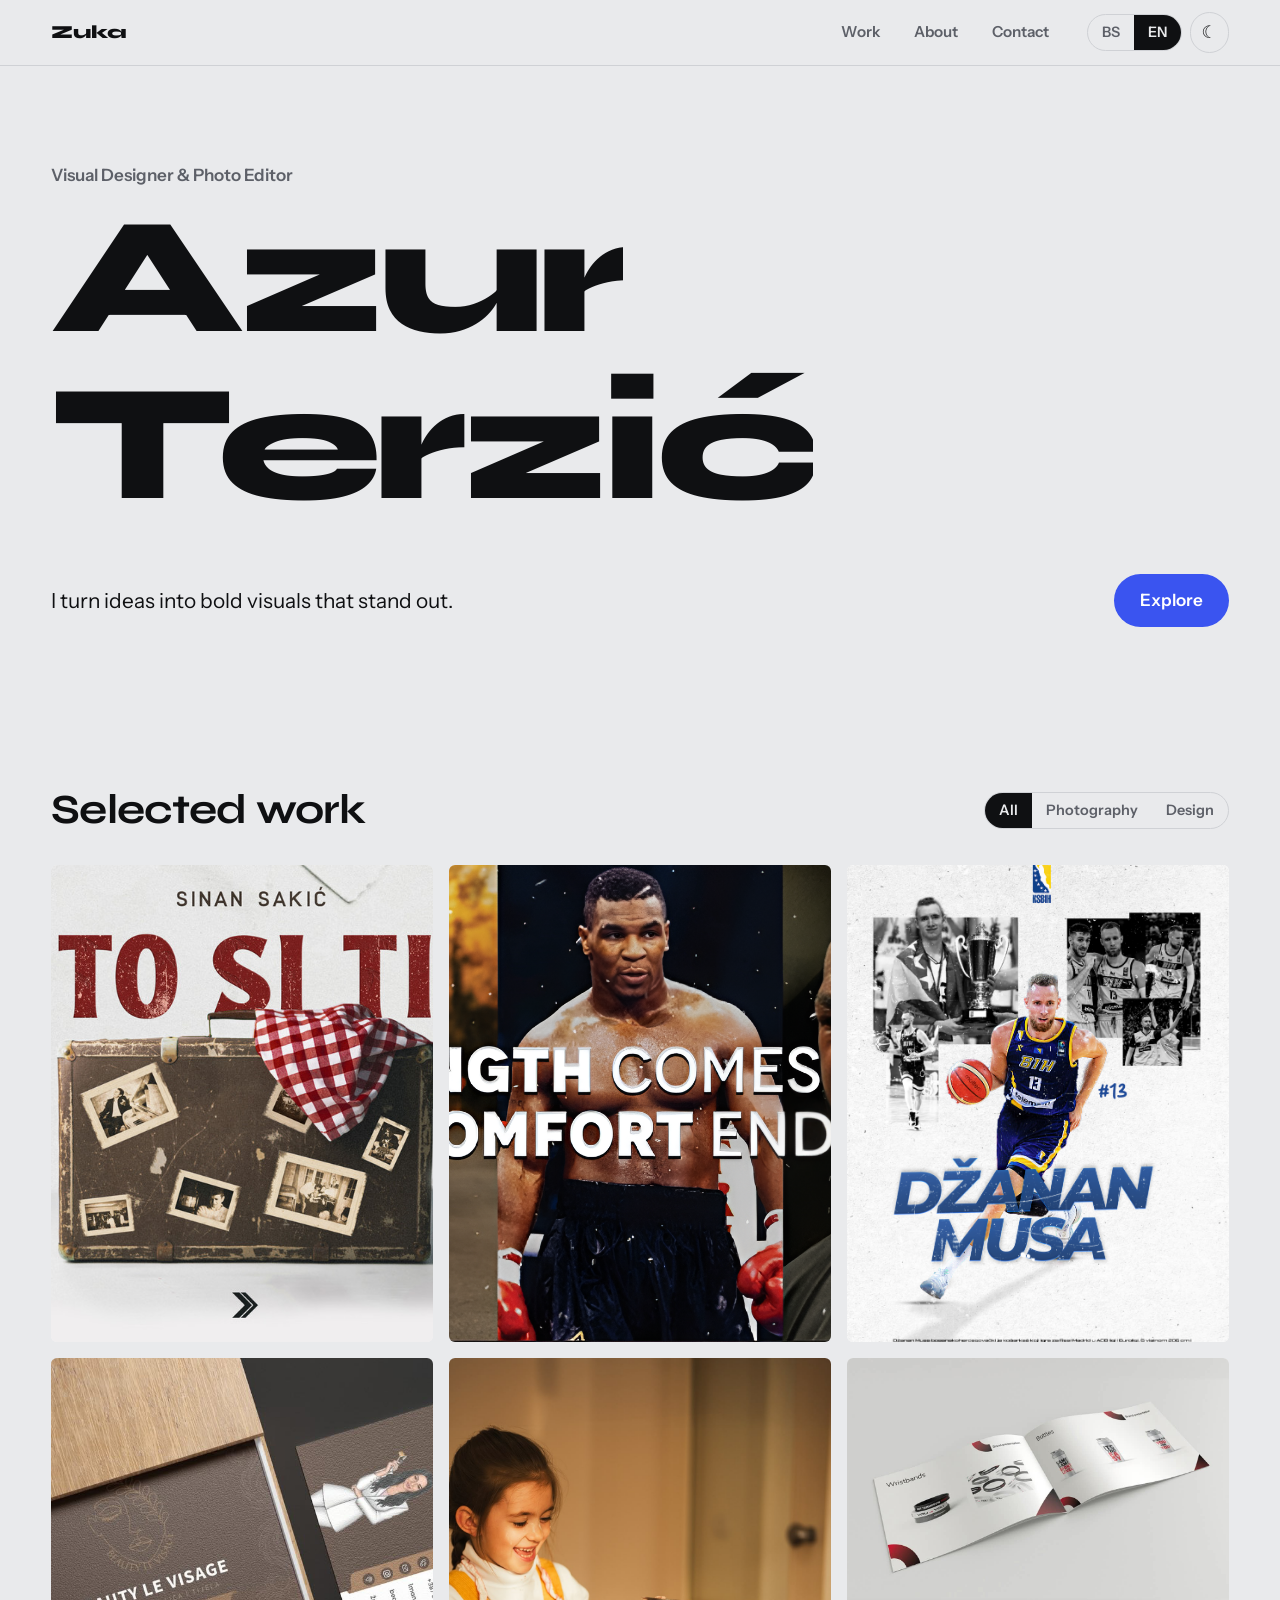
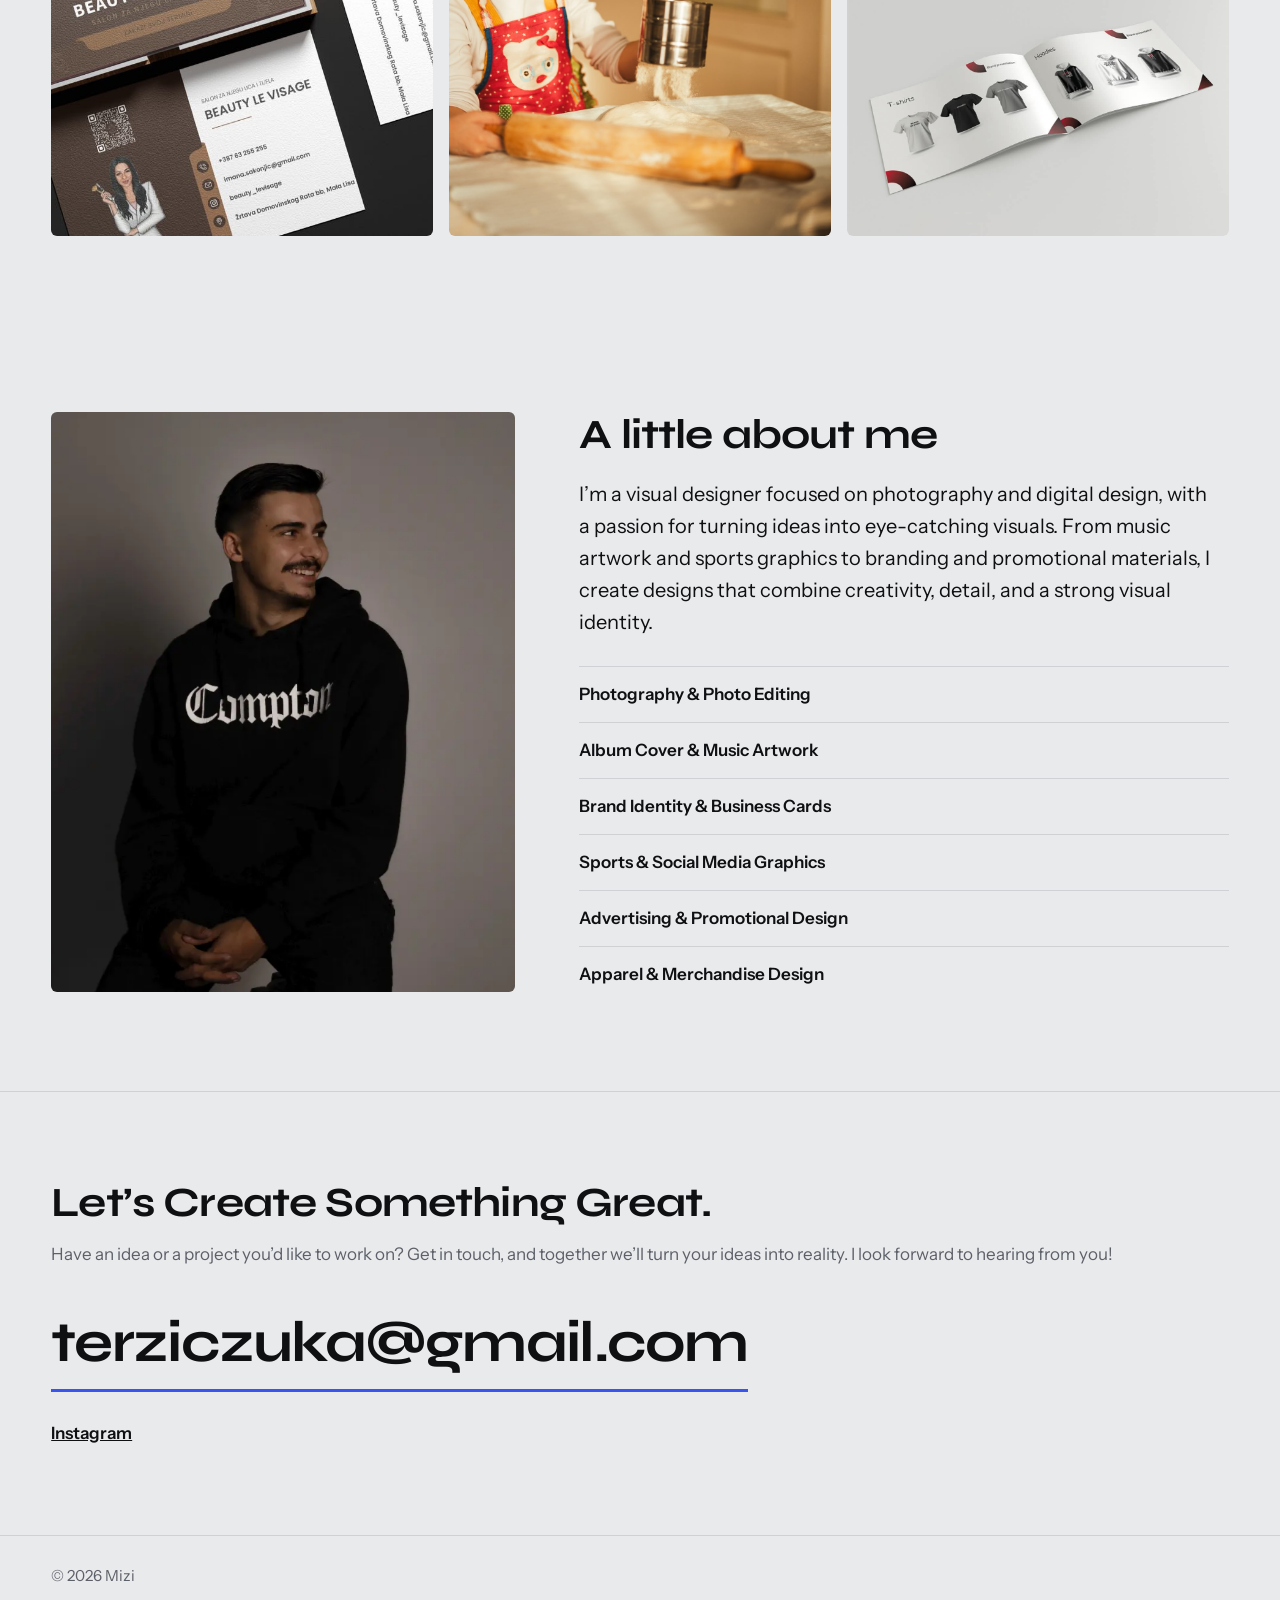
<file: index.html>
<!DOCTYPE html>
<html lang="en" data-theme="light">
<head>
  <meta charset="utf-8">
  <meta name="viewport" content="width=device-width, initial-scale=1">
  <title>Azur Terzić – Designer</title>
  <meta name="description" content="Azur Terzic Portfolio: photography, design and digital work.">
  <meta property="og:type" content="website">
  <meta property="og:url" content="https://azurterzic.com/">
  <meta property="og:title" content="Azur Terzić – Designer">
  <meta property="og:description" content="Photography, design and digital work by Azur Terzic.">
  <meta property="og:image" content="https://azurterzic.com/photos/zukapreview.png">
  <meta property="og:image:width" content="1200">
  <meta property="og:image:height" content="630">
  <meta property="og:site_name" content="Azur Terzic">
  <meta name="twitter:card" content="summary_large_image">
  
  <script src="early-setup.js"></script>
  <link rel="preconnect" href="https://fonts.googleapis.com">
  <link rel="preconnect" href="https://fonts.gstatic.com" crossorigin>
  <link href="https://fonts.googleapis.com/css2?family=Instrument+Sans:wght@400;600&family=Syne:wght@600..800&display=swap" rel="stylesheet">
  <link rel="stylesheet" href="style.css">
  <link rel="icon" type="image/svg+xml" href="photos/zt4-icon.svg">
  <link rel="icon" type="image/png" href="photos/zt4-icon.png">
  <link rel="shortcut icon" href="photos/favicon.ico">
</head>

<body>
  <div id="scroll-progress"></div>

  <!-- === HEADER === -->
  <header class="site-header">
    <div class="container header-row">

        <a class="logo" href="/">Zuka</a>

      <nav class="menu" aria-label="Main">
        <a href="/work" data-route="work"><span lang="en">Work</span><span lang="bs">Radovi</span></a>
        <a href="/about" data-route="about"><span lang="en">About</span><span lang="bs">O meni</span></a>
        <a href="/contact" data-route="contact"><span lang="en">Contact</span><span lang="bs">Kontakt</span></a>
      </nav>

      <div class="controls">
        <div class="pill-group" aria-label="Language">
          <button type="button" data-language="bs" aria-pressed="false">BS</button>
          <button type="button" data-language="en" aria-pressed="true">EN</button>
        </div>
        <button type="button" id="theme-button" class="theme-button" aria-label="Dark / light mode">☾</button>
      </div>

    </div>
  </header>

  <main id="home">

    <!-- === HERO === -->
    <section class="hero">
      <div class="container">

        <p class="hero-role">
          <span lang="en">Visual Designer & Photo Editor</span><span lang="bs">Vizuelni dizajner i foto editor</span>
        </p>

        <h1 id="hero-name">Azur Terzić</h1>

        <div class="hero-row">
          <p class="hero-tagline">
            <span lang="en">I turn ideas into bold visuals that stand out.</span>
            <span lang="bs">Pretvaram ideje u upečatljive vizuale koji se izdvajaju.</span>
          </p>
          <a class="button" href="#work">
            <span lang="en">Explore</span><span lang="bs">Istraži</span>
          </a>
        </div>

      </div>
    </section>

    <!-- === WORK === -->
    <section id="work">
      <div class="container">

        <div class="work-header">
          <h2><span lang="en">Selected work</span><span lang="bs">Odabrani radovi</span></h2>
          <div class="pill-group" id="filters" aria-label="Filter">
            <button type="button" data-filter="all" aria-pressed="true">
              <span lang="en">All</span><span lang="bs">Sve</span>
            </button>
            <button type="button" data-filter="photo" aria-pressed="false">
              <span lang="en">Photography</span><span lang="bs">Fotografija</span>
            </button>
            <button type="button" data-filter="design" aria-pressed="false">
              <span lang="en">Design</span><span lang="bs">Dizajn</span>
            </button>
          </div>
        </div>

        <div class="gallery" id="gallery">
          <!-- ITEM 1 -->
          <a class="item" href="/project-1.html" data-category="photo" style="aspect-ratio: 4 / 5;">
            <img src="photos/to_si_ti_album_cover.jpg" alt="Project title 1" style="view-transition-name: project-1;">
            <span class="caption">
              <strong class="title"><span lang="en">Sinan Sakić — Photo Series</span><span lang="bs">Fotografije Albuma Sinan Sakića</span></strong>
            </span>
          </a>

          <!-- ITEM 2 -->
          <a class="item" href="/project-2.html" data-category="design" style="aspect-ratio: 4 / 5;">
            <img src="photos/strength_thumbnail-Picsart-AiImageEnhancer.png" alt="Project title 2" style="view-transition-name: project-1;">
            <span class="caption">
              <strong class="title"><span lang="en">YouTube Thumbnails</span><span lang="bs">YouTube Thumbnailovi</span></strong>
            </span>
          </a>

          <!-- ITEM 3 -->
          <a class="item" href="/project-3.html" data-category="design" style="aspect-ratio: 4 / 5;">
            <img src="photos/musa.png" alt="Project title 3" style="view-transition-name: project-1;">
            <span class="caption">
              <strong class="title"><span lang="en">Sports Graphic Design</span><span lang="bs">Sportski grafički dizajn</span></strong>
            </span>
          </a>

          <!-- ITEM 4 -->
          <a class="item" href="/project-4.html" data-category="design" style="aspect-ratio: 4 / 5;">
            <img src="photos/bcard2.png" alt="Project title 4" style="view-transition-name: project-1;">
            <span class="caption">
              <strong class="title"><span lang="en">Business Card Design</span><span lang="bs">Dizajn vizitkarti</span></strong>
            </span>
          </a>

          <!-- ITEM 5 -->
          <a class="item" href="/project-5.html" data-category="photo" style="aspect-ratio: 4 / 5;">
            <img src="photos/kuhanje.jpg" alt="Project title 5" style="view-transition-name: project-1;">
            <span class="caption">
              <strong class="title"><span lang="en">Portrait Photography</span><span lang="bs">Portretna fotografija</span></strong>
            </span>
          </a>

          <!-- ITEM 6 -->
          <a class="item" href="/project-6.html" data-category="design" style="aspect-ratio: 4 / 5;">
            <img src="photos/knjiga1.jpg" alt="Project title 6" style="view-transition-name: project-1;">
            <span class="caption">
              <strong class="title"><span lang="en">Apparel & Merchandise</span><span lang="bs">Dizajn promotivnih proizvoda</span></strong>
            </span>
          </a>
        </div>
      </div>
    </section>


    <!-- === ABOUT === -->
    <section id="about">
      <div class="container about-layout">
        <div class="portrait">
          <img src="photos/zuka.png" alt="Portrait of the designer">
        </div>

        <div>
          <h2>
            <span lang="en">A little about me</span>
            <span lang="bs">Ukratko o meni</span>
          </h2>

          <p class="about-text">
            <span lang="en">
              I’m a visual designer focused on photography and digital design,
              with a passion for turning ideas into eye-catching visuals.
              From music artwork and sports graphics to branding and promotional
              materials, I create designs that combine creativity, detail,
              and a strong visual identity.
            </span>
            <span lang="bs">
              Bavim se vizuelnim dizajnom, s fokusom na fotografiju i digitalni
              dizajn. Volim pretvarati ideje u upečatljive vizuale — od muzičkih
              naslovnica i sportskih grafika do brendiranja i promotivnih
              materijala. U svom radu spajam kreativnost, detalje i prepoznatljiv
              vizuelni identitet.
            </span>
          </p>

          <ul class="services">
            <li>
              <span lang="en">Photography & Photo Editing</span>
              <span lang="bs">Fotografija i obrada fotografija</span>
            </li>
            <li>
              <span lang="en">Album Cover & Music Artwork</span>
              <span lang="bs">Naslovnice albuma i muzički dizajn</span>
            </li>
            <li>
              <span lang="en">Brand Identity & Business Cards</span>
              <span lang="bs">Vizuelni identitet i vizitkarte</span>
            </li>
            <li>
              <span lang="en">Sports & Social Media Graphics</span>
              <span lang="bs">Sportske grafike i dizajn za društvene mreže</span>
            </li>
            <li>
              <span lang="en">Advertising & Promotional Design</span>
              <span lang="bs">Reklamni i promotivni dizajn</span>
            </li>
            <li>
              <span lang="en">Apparel & Merchandise Design</span>
              <span lang="bs">Dizajn odjeće i promotivnih proizvoda</span>
            </li>
          </ul>
        </div>
      </div>
    </section>



    <!-- === CONTACT === -->
    <section id="contact">
      <div class="container">

        <h2><span lang="en">Let’s Create Something Great.</span><span lang="bs">Hajde da stvorimo nešto sjajno.</span></h2>
        <p class="contact-text">
          <span lang="en">Have an idea or a project you’d like to work on? Get in touch, and together we’ll turn your ideas into reality. I look forward to hearing from you!</span>
          <span lang="bs">Imaš ideju ili projekat na kojem želiš raditi? Javi mi se i zajedno ćemo tvoje ideje pretvoriti u stvarnost. Radujem se tvojoj poruci!</span>
        </p>
        <a class="email-link" href="mailto:terziczuka@gmail.com">terziczuka@gmail.com</a>

        <p class="social-links">
          <a href="https://instagram.com/zukat4_">Instagram</a>
        </p>

      </div>
    </section>

  </main>


  <!-- === FOOTER === -->
  <footer class="site-footer">
    <div class="container">
      &copy; <span id="year"></span> Mizi
    </div>
  </footer>


  <!-- === LIGHTBOX ===  -->
  <dialog id="lightbox">
    <button type="button" id="lightbox-close" class="lightbox-button lightbox-close">✕</button>
    <button type="button" id="lightbox-previous" class="lightbox-button lightbox-previous">‹</button>
    <figure id="lightbox-content"></figure>
    <button type="button" id="lightbox-next" class="lightbox-button lightbox-next">›</button>
  </dialog>


  <script src="main.js"></script>
</body>
</html>
</file>
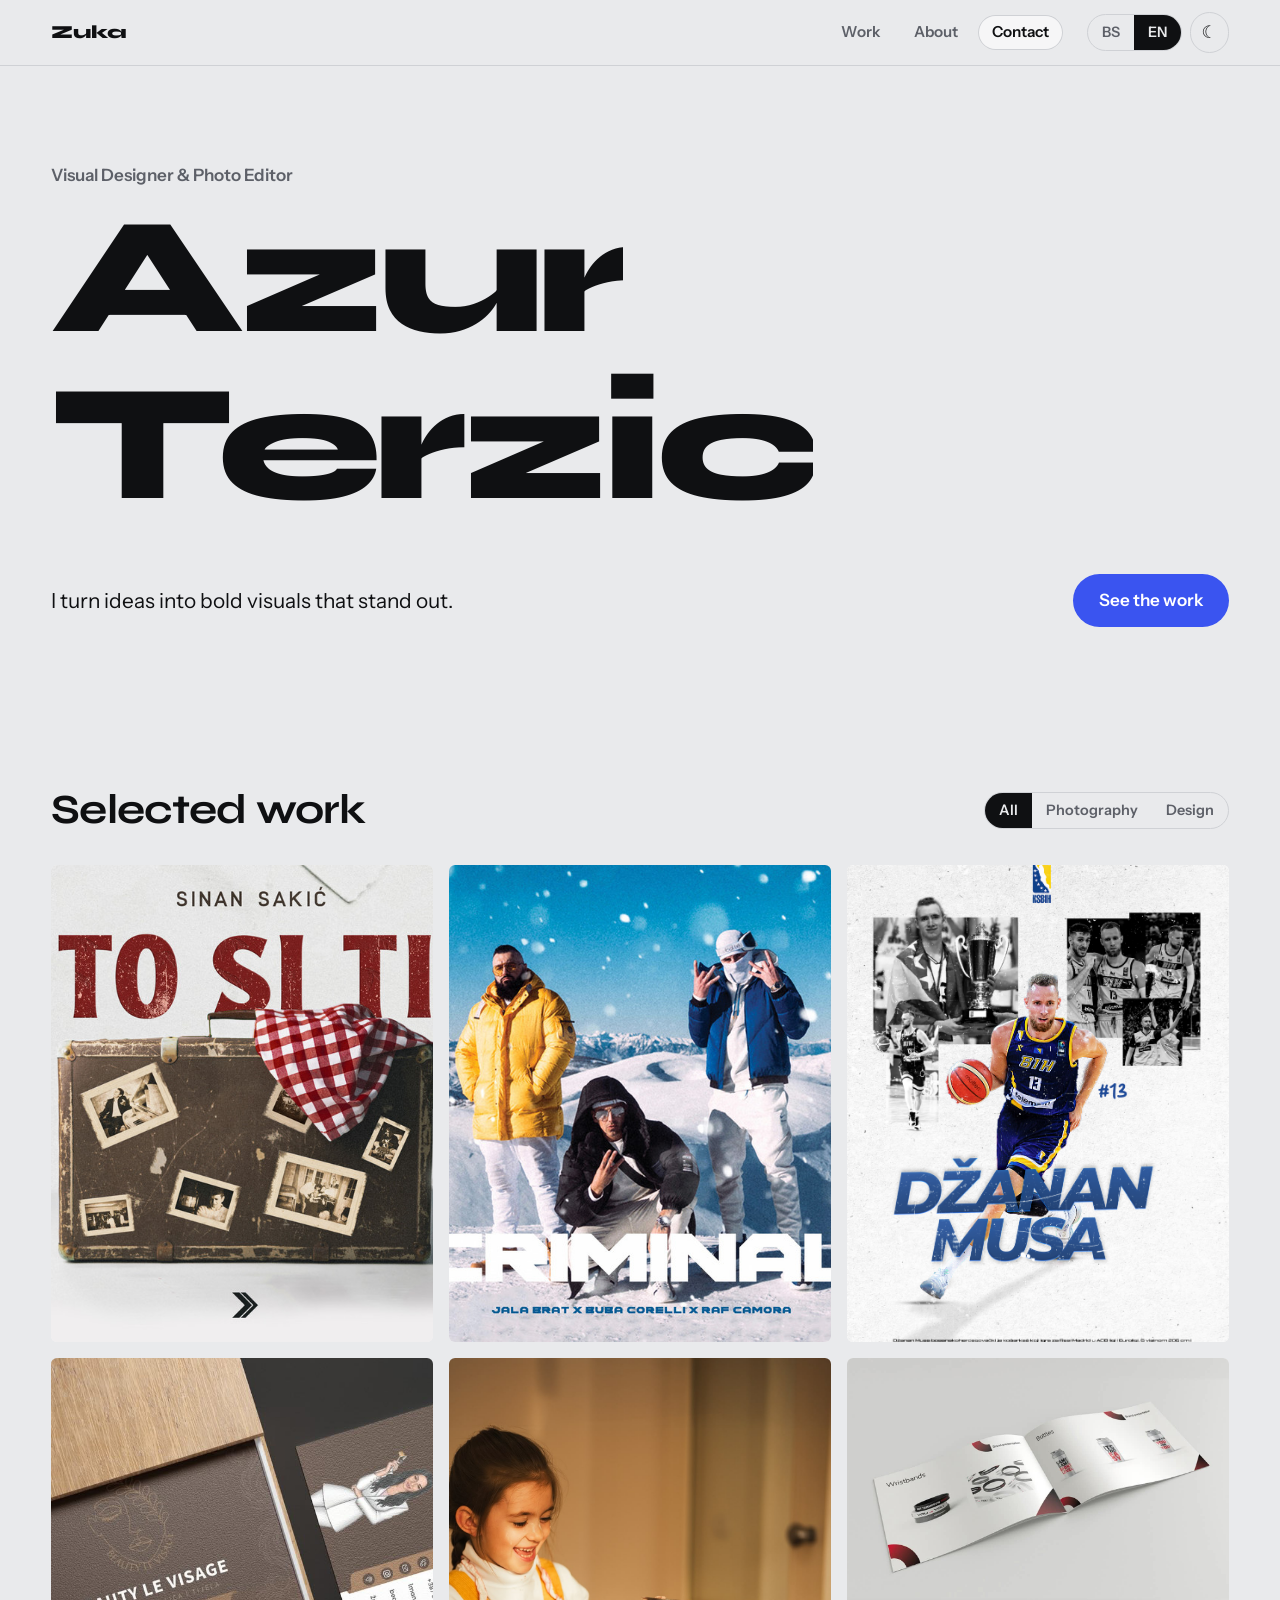
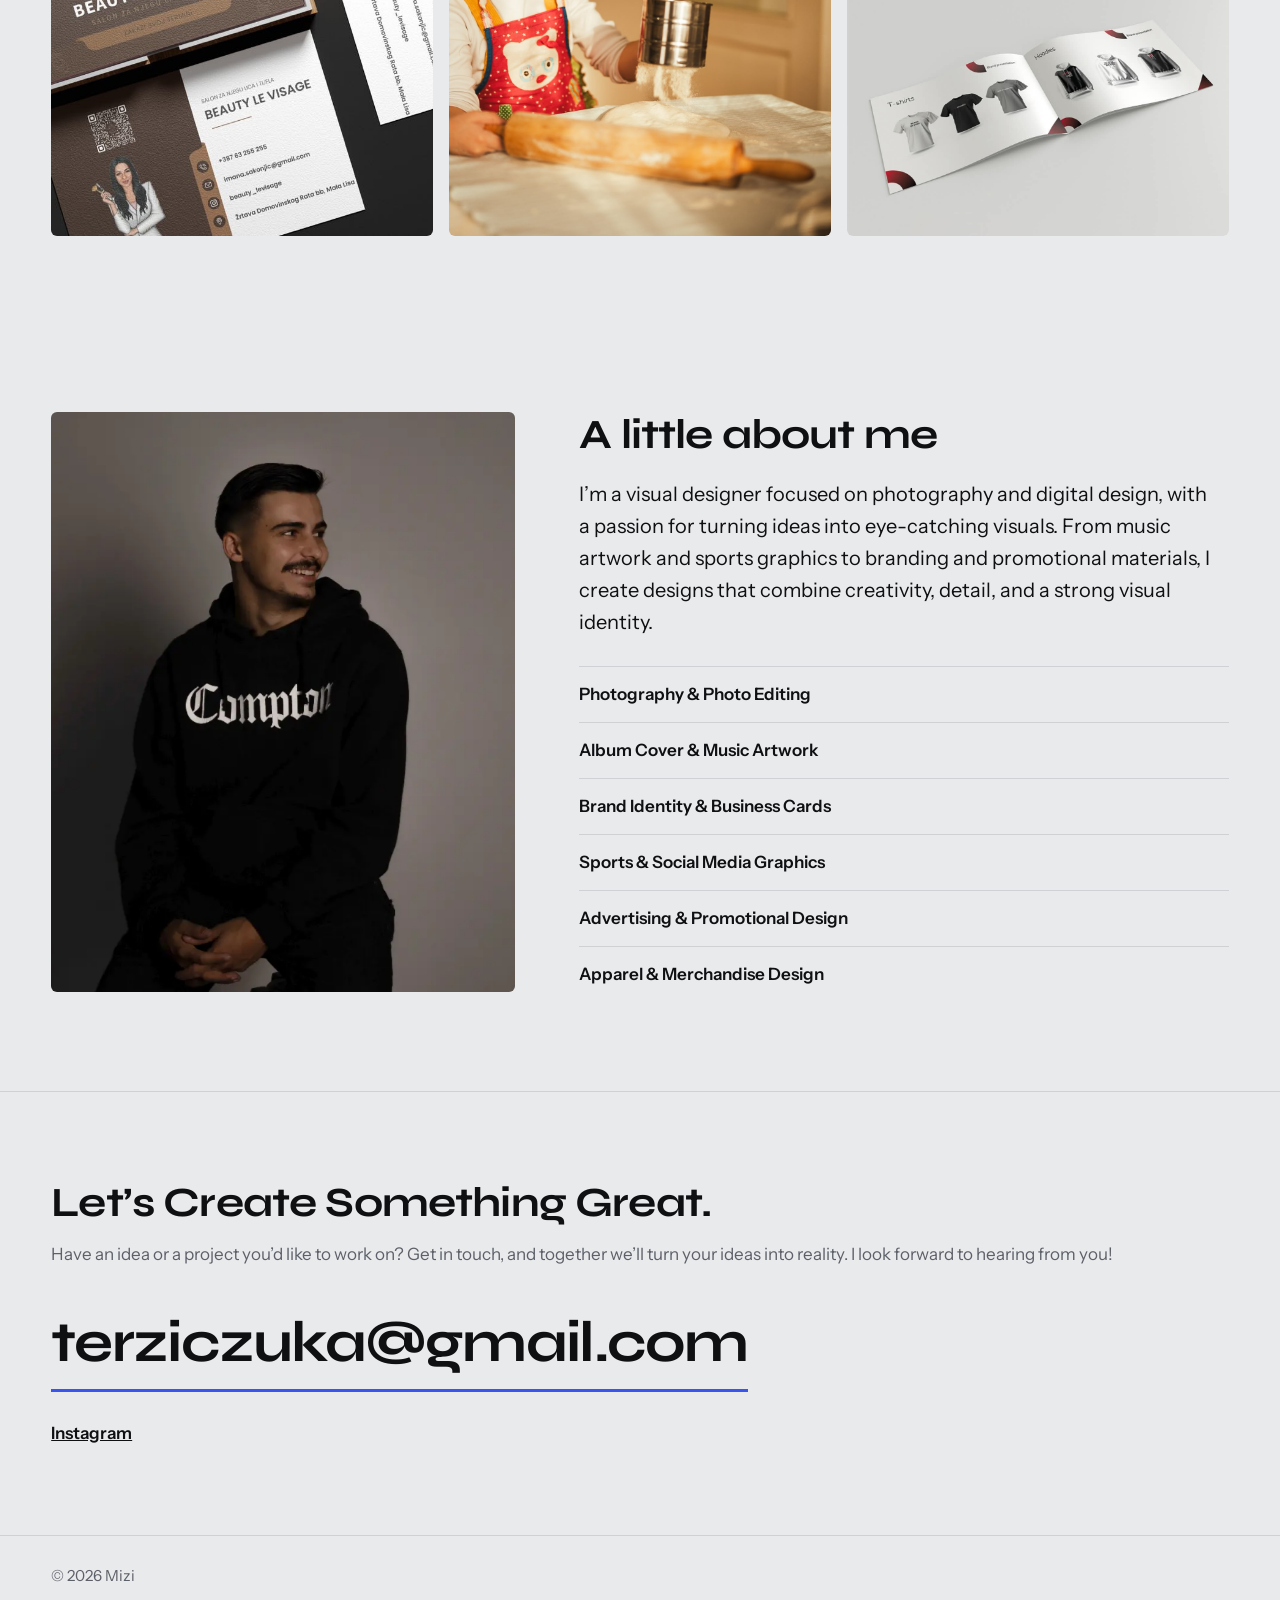
<file: zuka-portfolio/index.html>
<!DOCTYPE html>
<html lang="en" data-theme="light">
<head>
  <meta charset="utf-8">
  <meta name="viewport" content="width=device-width, initial-scale=1">
  <title>Zuka – Photo designer</title>
  <meta name="description" content="Portfolio of a photo designer: photography, design and digital work.">
  <script src="early-setup.js"></script>

  <link rel="preconnect" href="https://fonts.googleapis.com">
  <link rel="preconnect" href="https://fonts.gstatic.com" crossorigin>
  <link href="https://fonts.googleapis.com/css2?family=Instrument+Sans:wght@400;600&family=Syne:wght@600..800&display=swap" rel="stylesheet">
  <link rel="stylesheet" href="style.css">
</head>

<body>
  <div id="scroll-progress"></div>

  <!-- === HEADER === -->
  <header class="site-header">
    <div class="container header-row">

        <a class="logo" href="#home">Zuka</a>

      <nav class="menu" aria-label="Main">
        <a href="#work"><span lang="en">Work</span><span lang="bs">Radovi</span></a>
        <a href="#about"><span lang="en">About</span><span lang="bs">O meni</span></a>
        <a href="#contact"><span lang="en">Contact</span><span lang="bs">Kontakt</span></a>
      </nav>

      <div class="controls">
        <div class="pill-group" aria-label="Language">
          <button type="button" data-language="bs" aria-pressed="false">BS</button>
          <button type="button" data-language="en" aria-pressed="true">EN</button>
        </div>
        <button type="button" id="theme-button" class="theme-button" aria-label="Dark / light mode">☾</button>
      </div>

    </div>
  </header>

  <main id="home">

    <!-- === HERO === -->
    <section class="hero">
      <div class="container">

        <p class="hero-role">
          <span lang="en">Visual Designer & Photo Editor</span><span lang="bs">Vizuelni dizajner i foto editor</span>
        </p>

        <h1 id="hero-name">Azur Terzic</h1>

        <div class="hero-row">
          <p class="hero-tagline">
            <span lang="en">I turn ideas into bold visuals that stand out.</span>
            <span lang="bs">Pretvaram ideje u upečatljive vizuale koji se izdvajaju.</span>
          </p>
          <a class="button" href="#work">
            <span lang="en">See the work</span><span lang="bs">Pogledaj radove</span>
          </a>
        </div>

      </div>
    </section>

    <!-- === WORK === -->
    <section id="work">
      <div class="container">

        <div class="work-header">
          <h2><span lang="en">Selected work</span><span lang="bs">Odabrani radovi</span></h2>
          <div class="pill-group" id="filters" aria-label="Filter">
            <button type="button" data-filter="all" aria-pressed="true">
              <span lang="en">All</span><span lang="bs">Sve</span>
            </button>
            <button type="button" data-filter="photo" aria-pressed="false">
              <span lang="en">Photography</span><span lang="bs">Fotografija</span>
            </button>
            <button type="button" data-filter="design" aria-pressed="false">
              <span lang="en">Design</span><span lang="bs">Dizajn</span>
            </button>
          </div>
        </div>

        <div class="gallery" id="gallery">
          <!-- ITEM 1 -->
          <a class="item" href="project-1.html" data-category="photo" style="aspect-ratio: 4 / 5;">
            <img src="photos/to_si_ti_album_cover.jpg" alt="Project title 1" style="view-transition-name: project-1;">
            <span class="caption">
              <strong class="title"><span lang="en">Sinan Sakić — Photo Series</span><span lang="bs">Fotografije Albuma Sinan Sakića</span></strong>
            </span>
          </a>

          <!-- ITEM 2 -->
          <a class="item" href="project-2.html" data-category="design" style="aspect-ratio: 4 / 5;">
            <img src="photos/criminal_cover.jpg" alt="Project title 2" style="view-transition-name: project-1;">
            <span class="caption">
              <strong class="title"><span lang="en">Album Cover Design</span><span lang="bs">Dizajn cover albuma</span></strong>
            </span>
          </a>

          <!-- ITEM 3 -->
          <a class="item" href="project-3.html" data-category="design" style="aspect-ratio: 4 / 5;">
            <img src="photos/musa.png" alt="Project title 3" style="view-transition-name: project-1;">
            <span class="caption">
              <strong class="title"><span lang="en">Sports Graphic Design</span><span lang="bs">Sportski grafički dizajn</span></strong>
            </span>
          </a>

          <!-- ITEM 4 -->
          <a class="item" href="project-4.html" data-category="design" style="aspect-ratio: 4 / 5;">
            <img src="photos/bcard2.png" alt="Project title 4" style="view-transition-name: project-1;">
            <span class="caption">
              <strong class="title"><span lang="en">Business Card Design</span><span lang="bs">Dizajn vizitkarti</span></strong>
            </span>
          </a>

          <!-- ITEM 5 -->
          <a class="item" href="project-5.html" data-category="photo" style="aspect-ratio: 4 / 5;">
            <img src="photos/kuhanje.jpg" alt="Project title 5" style="view-transition-name: project-1;">
            <span class="caption">
              <strong class="title"><span lang="en">Portrait Photography</span><span lang="bs">Portretna fotografija</span></strong>
            </span>
          </a>

          <!-- ITEM 6 -->
          <a class="item" href="project-6.html" data-category="design" style="aspect-ratio: 4 / 5;">
            <img src="photos/knjiga1.jpg" alt="Project title 6" style="view-transition-name: project-1;">
            <span class="caption">
              <strong class="title"><span lang="en">Apparel & Merchandise</span><span lang="bs">Dizajn promotivnih proizvoda</span></strong>
            </span>
          </a>
        </div>
      </div>
    </section>


    <!-- === ABOUT === -->
    <section id="about">
      <div class="container about-layout">
        <div class="portrait">
          <img src="photos/zuka.png" alt="Portrait of the designer">
        </div>

        <div>
          <h2>
            <span lang="en">A little about me</span>
            <span lang="bs">Ukratko o meni</span>
          </h2>

          <p class="about-text">
            <span lang="en">
              I’m a visual designer focused on photography and digital design,
              with a passion for turning ideas into eye-catching visuals.
              From music artwork and sports graphics to branding and promotional
              materials, I create designs that combine creativity, detail,
              and a strong visual identity.
            </span>
            <span lang="bs">
              Bavim se vizuelnim dizajnom, s fokusom na fotografiju i digitalni
              dizajn. Volim pretvarati ideje u upečatljive vizuale — od muzičkih
              naslovnica i sportskih grafika do brendiranja i promotivnih
              materijala. U svom radu spajam kreativnost, detalje i prepoznatljiv
              vizuelni identitet.
            </span>
          </p>

          <ul class="services">
            <li>
              <span lang="en">Photography & Photo Editing</span>
              <span lang="bs">Fotografija i obrada fotografija</span>
            </li>
            <li>
              <span lang="en">Album Cover & Music Artwork</span>
              <span lang="bs">Naslovnice albuma i muzički dizajn</span>
            </li>
            <li>
              <span lang="en">Brand Identity & Business Cards</span>
              <span lang="bs">Vizuelni identitet i vizitkarte</span>
            </li>
            <li>
              <span lang="en">Sports & Social Media Graphics</span>
              <span lang="bs">Sportske grafike i dizajn za društvene mreže</span>
            </li>
            <li>
              <span lang="en">Advertising & Promotional Design</span>
              <span lang="bs">Reklamni i promotivni dizajn</span>
            </li>
            <li>
              <span lang="en">Apparel & Merchandise Design</span>
              <span lang="bs">Dizajn odjeće i promotivnih proizvoda</span>
            </li>
          </ul>
        </div>
      </div>
    </section>



    <!-- === CONTACT === -->
    <section id="contact">
      <div class="container">

        <h2><span lang="en">Let’s Create Something Great.</span><span lang="bs">Hajde da stvorimo nešto sjajno.</span></h2>
        <p class="contact-text">
          <span lang="en">Have an idea or a project you’d like to work on? Get in touch, and together we’ll turn your ideas into reality. I look forward to hearing from you!</span>
          <span lang="bs">Imaš ideju ili projekat na kojem želiš raditi? Javi mi se i zajedno ćemo tvoje ideje pretvoriti u stvarnost. Radujem se tvojoj poruci!</span>
        </p>
        <a class="email-link" href="mailto:terziczuka@gmail.com">terziczuka@gmail.com</a>

        <p class="social-links">
          <a href="https://instagram.com/zukat4_">Instagram</a>
        </p>

      </div>
    </section>

  </main>


  <!-- === FOOTER === -->
  <footer class="site-footer">
    <div class="container">
      &copy; <span id="year"></span> Mizi
    </div>
  </footer>


  <!-- === LIGHTBOX ===  -->
  <dialog id="lightbox">
    <button type="button" id="lightbox-close" class="lightbox-button lightbox-close">✕</button>
    <button type="button" id="lightbox-previous" class="lightbox-button lightbox-previous">‹</button>
    <figure id="lightbox-content"></figure>
    <button type="button" id="lightbox-next" class="lightbox-button lightbox-next">›</button>
  </dialog>


  <script src="main.js"></script>
</body>
</html>
</file>
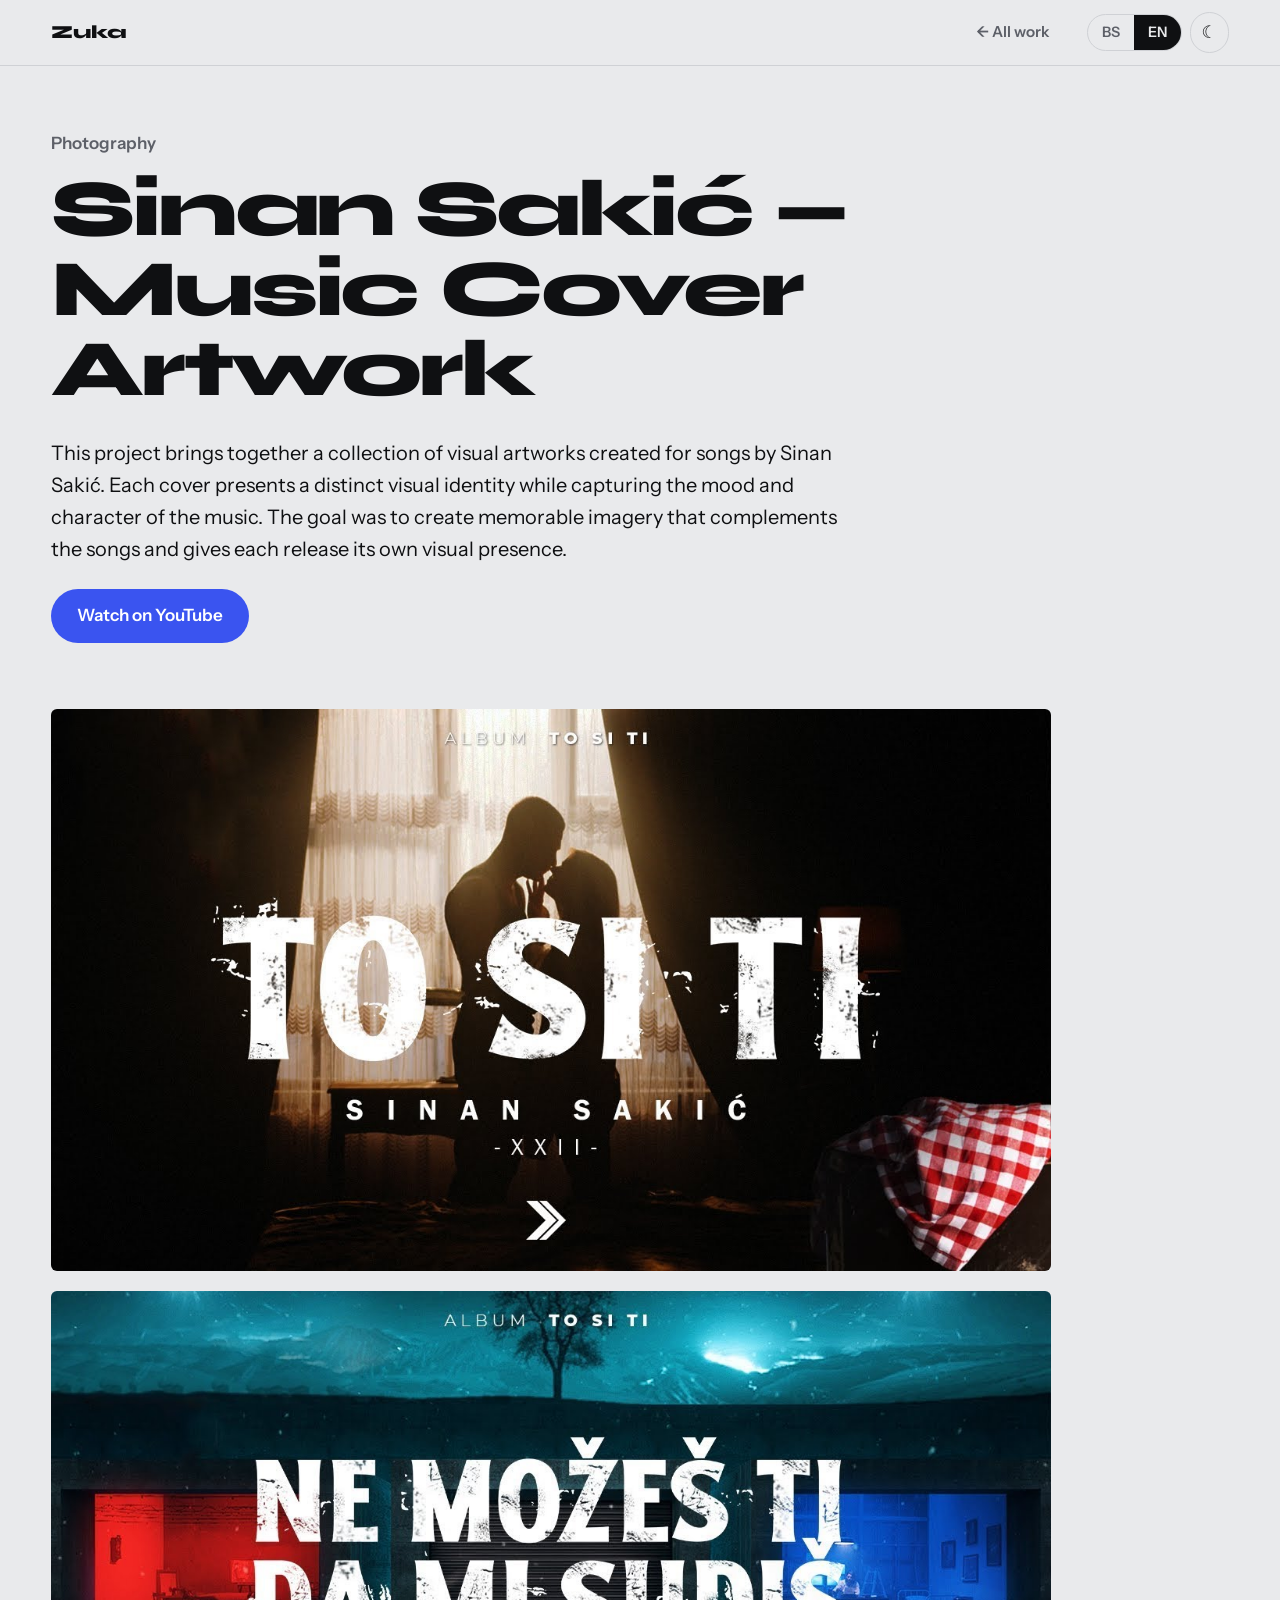
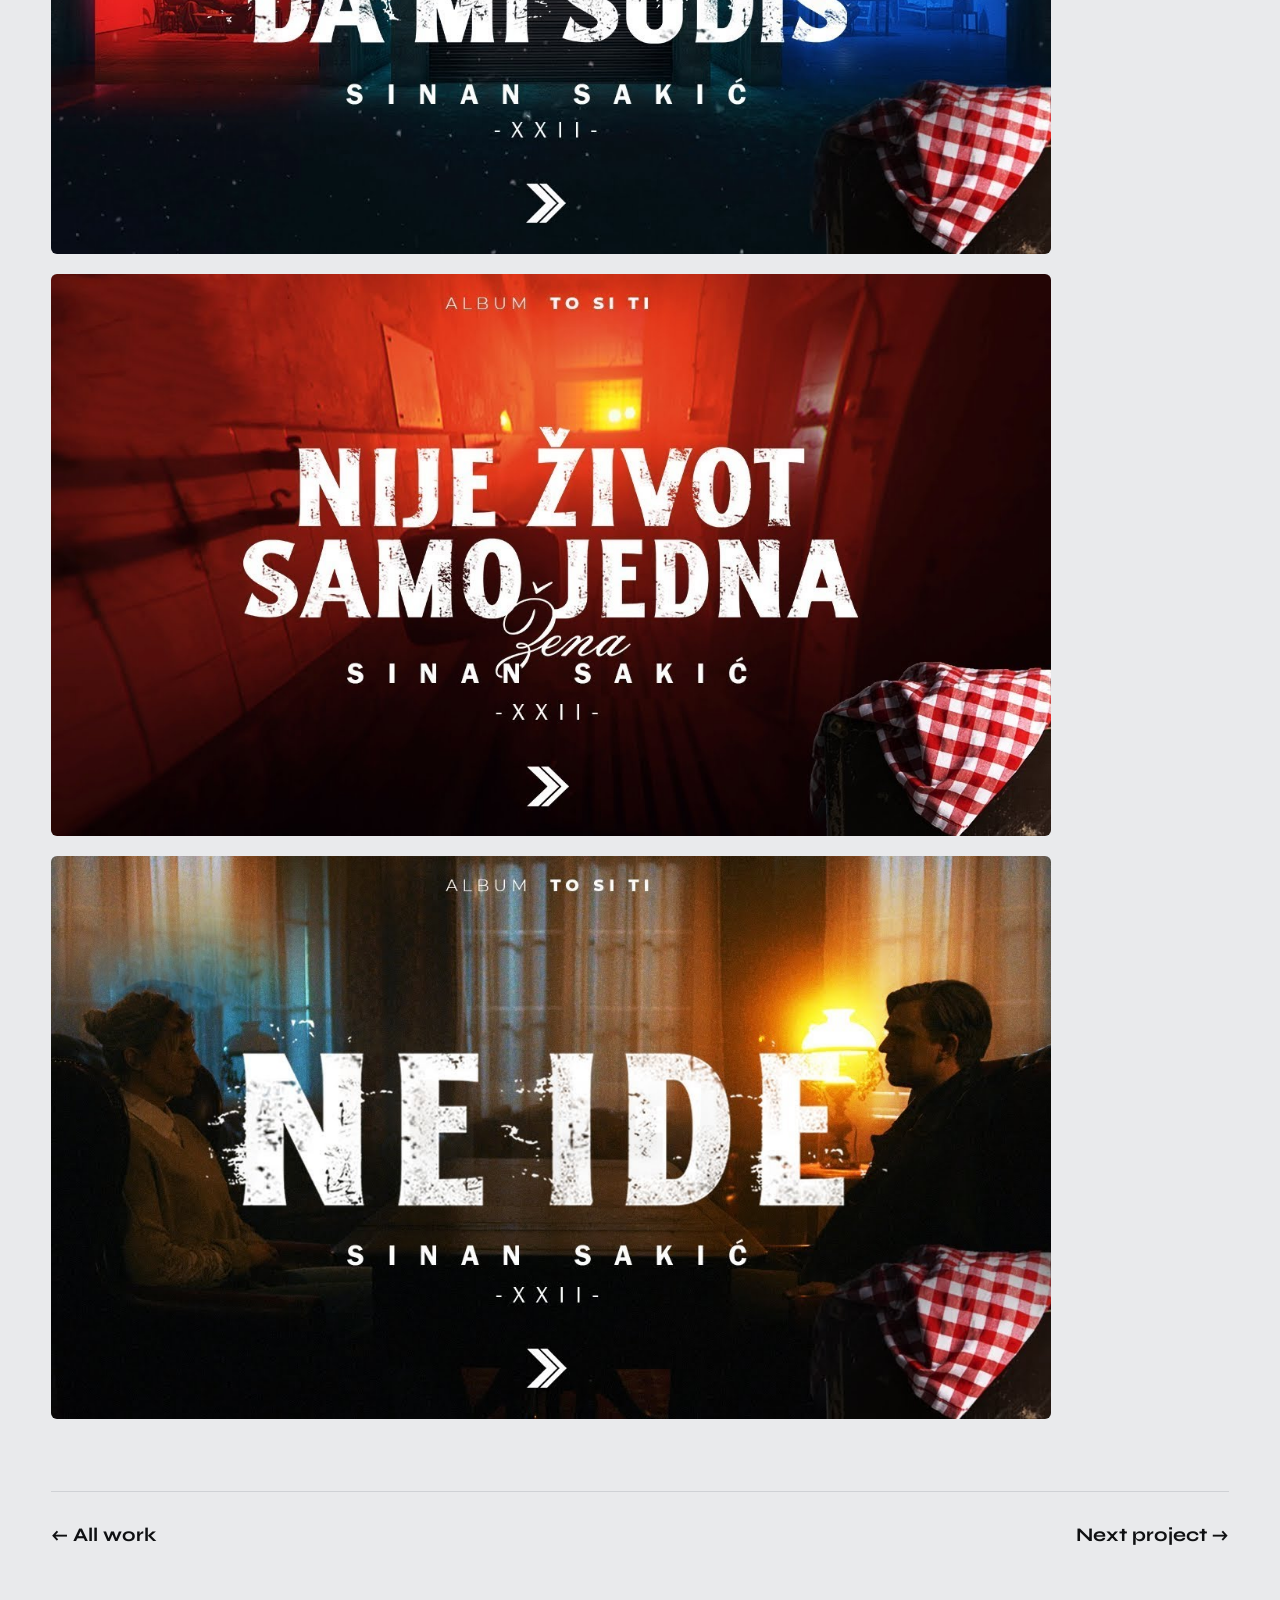
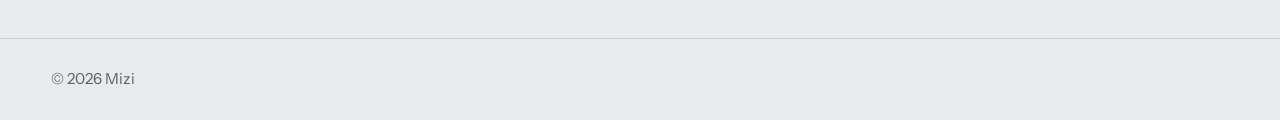
<file: project-1.html>
<!DOCTYPE html>
<html lang="en" data-theme="light">
<head>
  <meta charset="utf-8">
  <meta name="viewport" content="width=device-width, initial-scale=1">

  <title>Sinan Sakić Cover - Azur Terzić</title>
  <meta name="description" content="Photography for the song To si ti by Sinan Sakic.">

  <script src="early-setup.js"></script>

  <link rel="preconnect" href="https://fonts.googleapis.com">
  <link rel="preconnect" href="https://fonts.gstatic.com" crossorigin>
  <link rel="icon" type="image/svg+xml" href="photos/zt4-icon.svg">
  <link rel="icon" type="image/png" href="photos/zt4-icon.png">
  <link href="https://fonts.googleapis.com/css2?family=Instrument+Sans:wght@400;600&family=Syne:wght@600..800&display=swap" rel="stylesheet">
  <link rel="stylesheet" href="style.css">
</head>

<body>
  <div id="scroll-progress"></div>
  <header class="site-header">
    <div class="container header-row">
      <a class="logo" href="/">Zuka</a>

      <nav class="menu" aria-label="Main">
        <a href="/work">
          <span lang="en">← All work</span><span lang="bs">← Svi radovi</span>
        </a>
      </nav>

      <div class="controls">
        <div class="pill-group" aria-label="Language">
          <button type="button" data-language="bs" aria-pressed="false">BS</button>
          <button type="button" data-language="en" aria-pressed="true">EN</button>
        </div>
        <button type="button" id="theme-button" class="theme-button" aria-label="Dark / light mode">☾</button>
      </div>
    </div>
  </header>


  <main class="project-page">
    <div class="container">

      <p class="project-category">
        <span lang="en">Photography</span><span lang="bs">Fotografija</span>
      </p>

      <h1 class="project-title">
        <span lang="en">Sinan Sakić — Music Cover Artwork</span><span lang="bs">Sinan Sakić — Dizajn muzičkog covera</span>
      </h1>

      <p class="project-intro">
        <span lang="en">This project brings together a collection of visual artworks created for songs by Sinan Sakić. Each cover presents a distinct visual identity while capturing the mood and character of the music. The goal was to create memorable imagery that complements the songs and gives each release its own visual presence.</span>
        <span lang="bs">Ovaj projekat objedinjuje kolekciju vizuelnih radova za pjesme Sinana Sakića. Svaki omot ima svoj vizuelni identitet i prenosi atmosferu i karakter muzike. Cilj je bio stvoriti upečatljive vizuale koji dopunjuju pjesme i svakom izdanju daju prepoznatljiv izgled.</span>
      </p>

      <div class="project-links">
        <a class="button" href="https://www.youtube.com/watch?v=AaIsPXwaAto" target="_blank" rel="noopener">
          <span lang="en">Watch on YouTube</span><span lang="bs">Pogledaj na YouTube</span>
        </a>
      </div>

      <div class="project-images">
        <img src="photos/to_si_ti_cover.jpg" alt="Sinan Sakic - To si ti, cover" style="view-transition-name: project-1; margin-top: 10px; size: 50px;">
        <img src="photos/ne_mozes_ti_da_mi_sudis_cover.jpg" alt="Photo 2">
        <img src="photos/nije_zivot_samo_jedna_zena_cover.jpg" alt="Photo 3">
        <img src="photos/ne_ide_cover.jpg" alt="Photo 4">
      </div>

      <!-- Bottom links -->
      <nav class="project-nav" aria-label="Project navigation">
        <a href="/work"><span lang="en">← All work</span><span lang="bs">← Svi radovi</span></a>
        <a href="/project-2.html"><span lang="en">Next project →</span><span lang="bs">Sljedeći projekat →</span></a>
      </nav>
    </div>
  </main>


  <footer class="site-footer">
    <div class="container">
      &copy; <span id="year"></span> Mizi
    </div>
  </footer>

  <script src="project.js"></script>
</body>
</html>
</file>
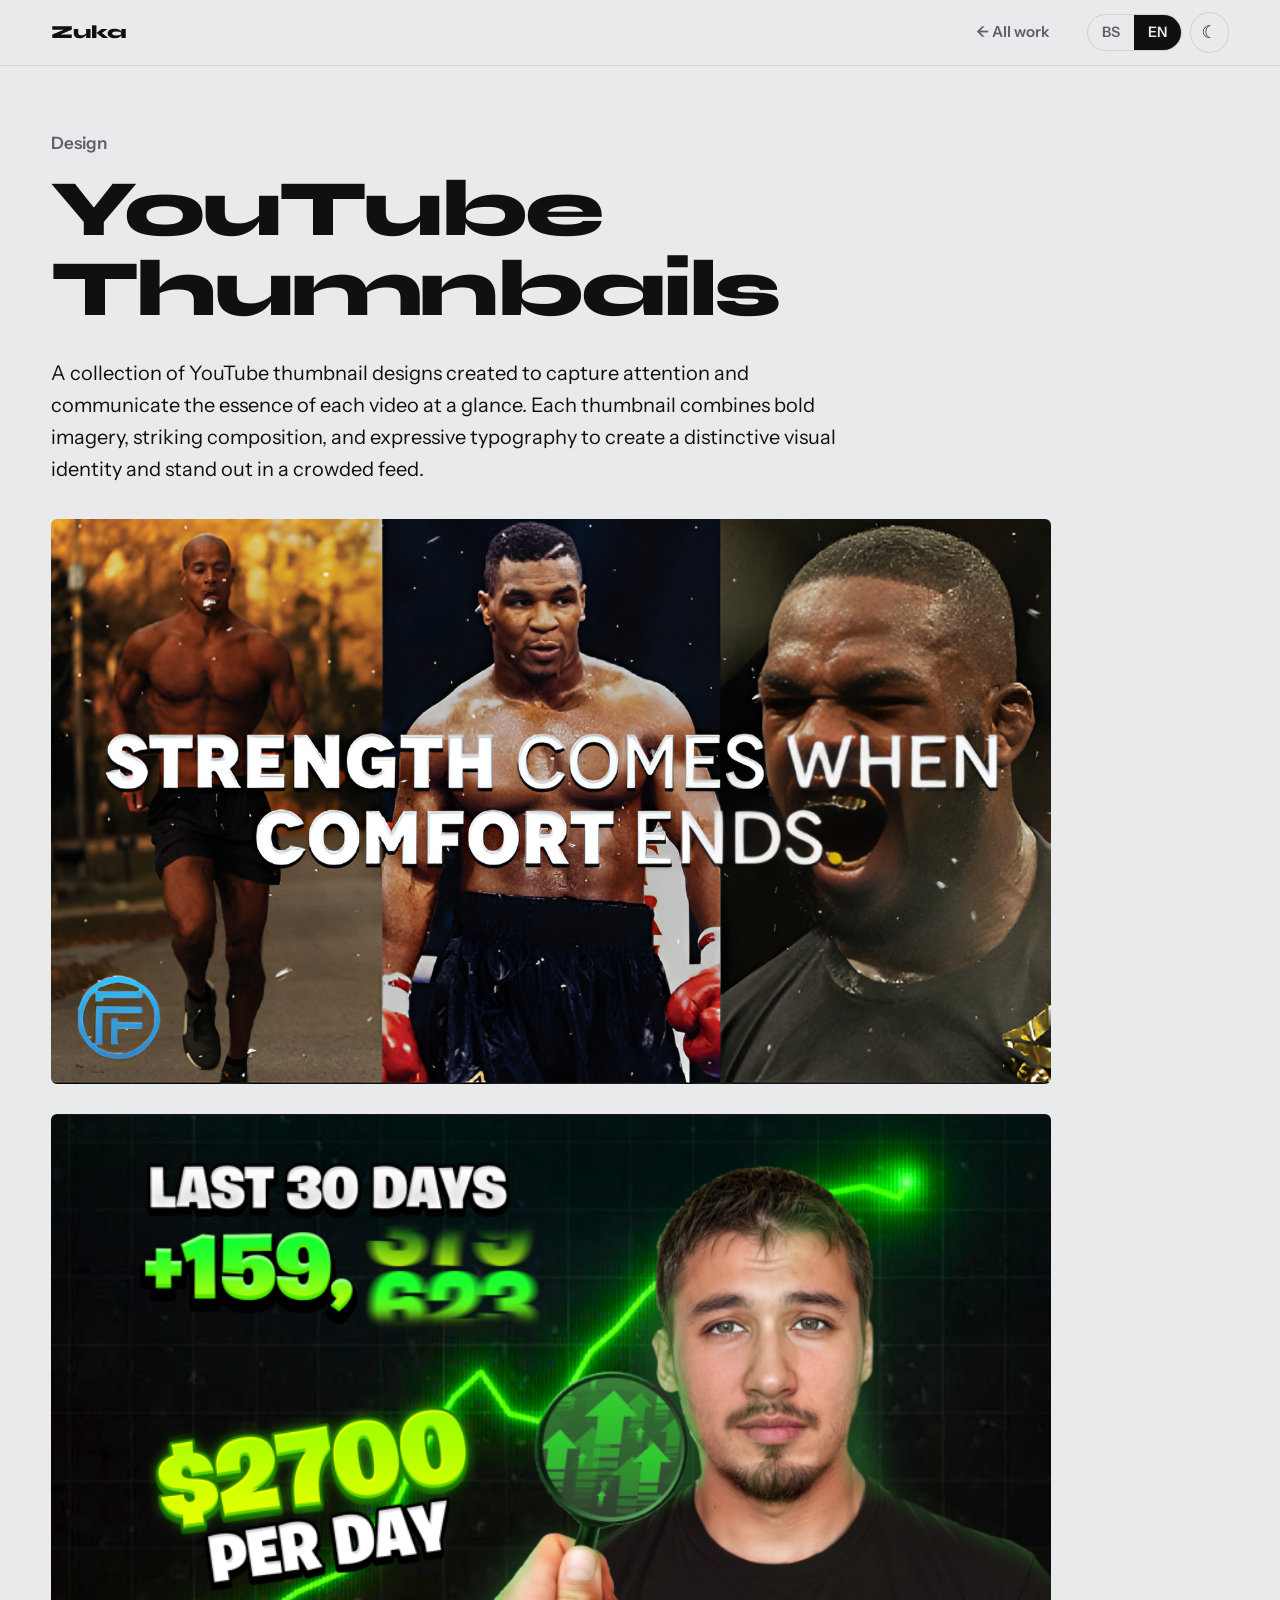
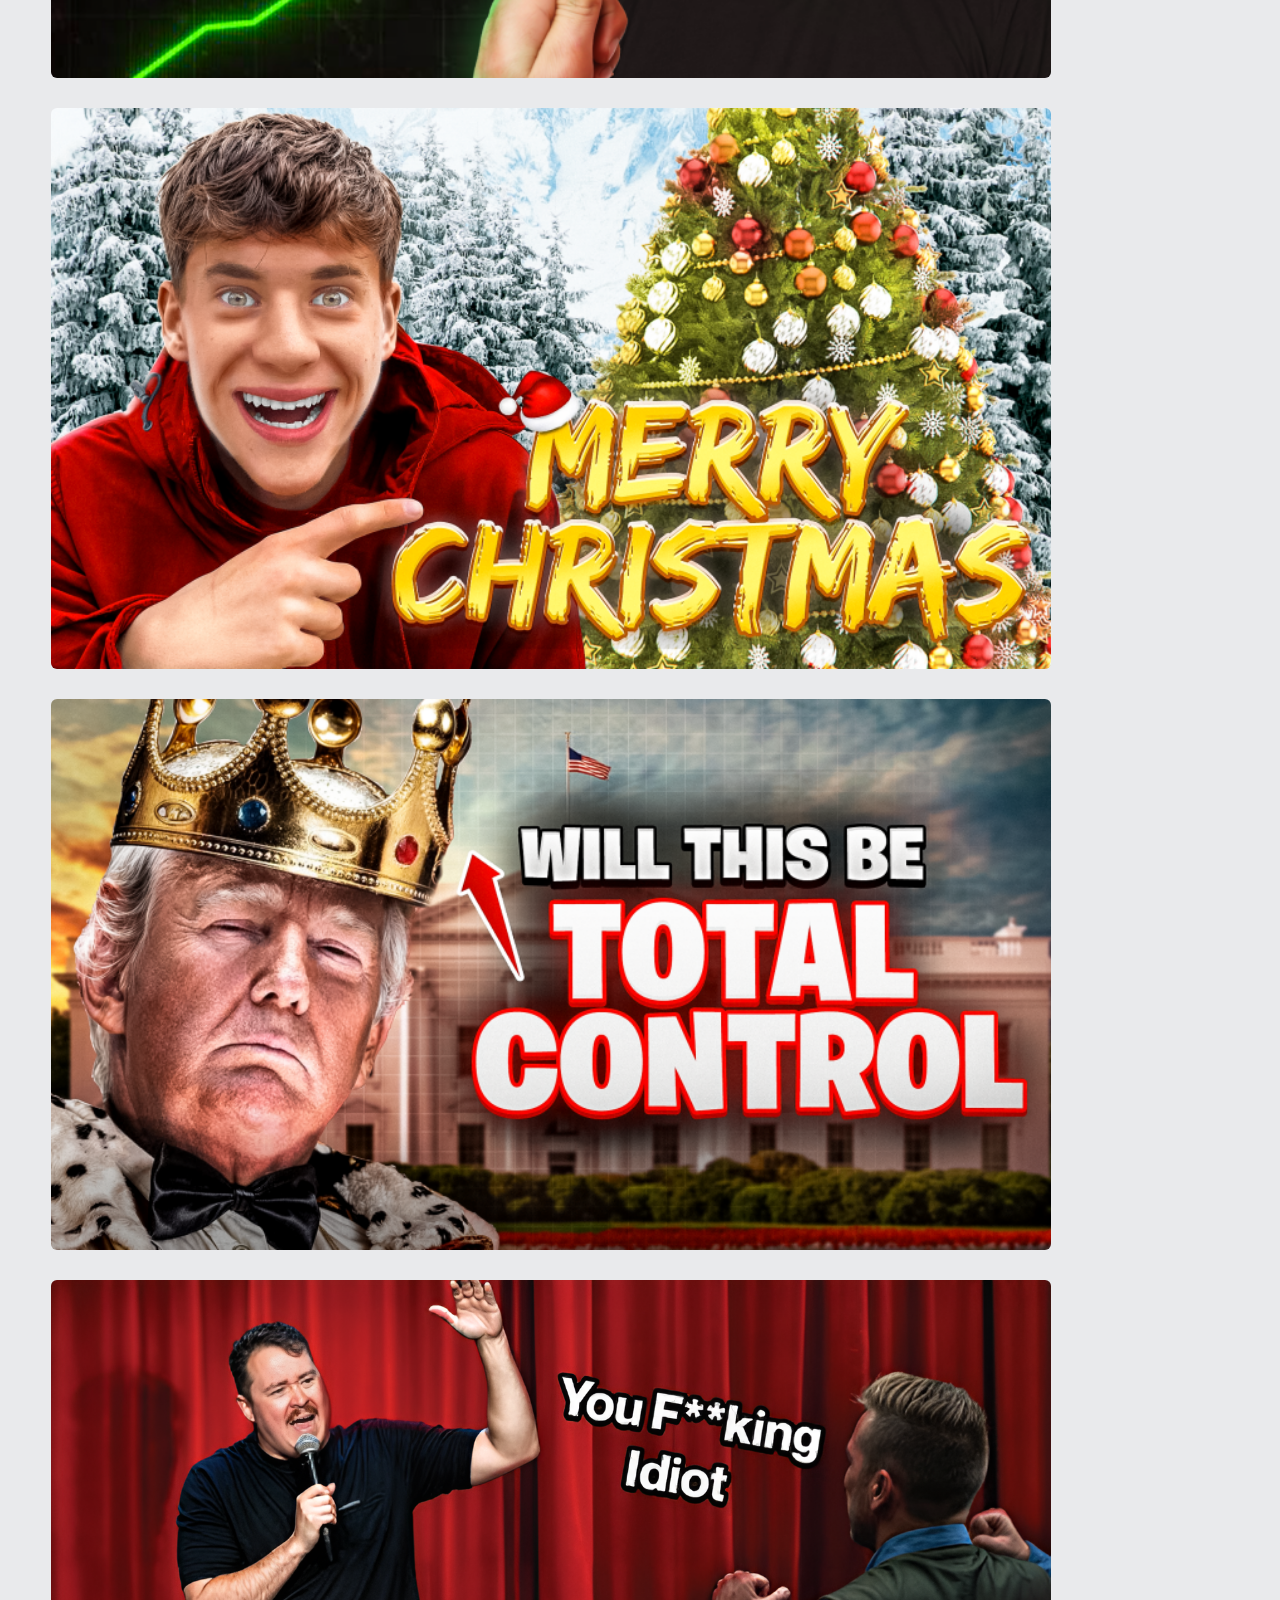
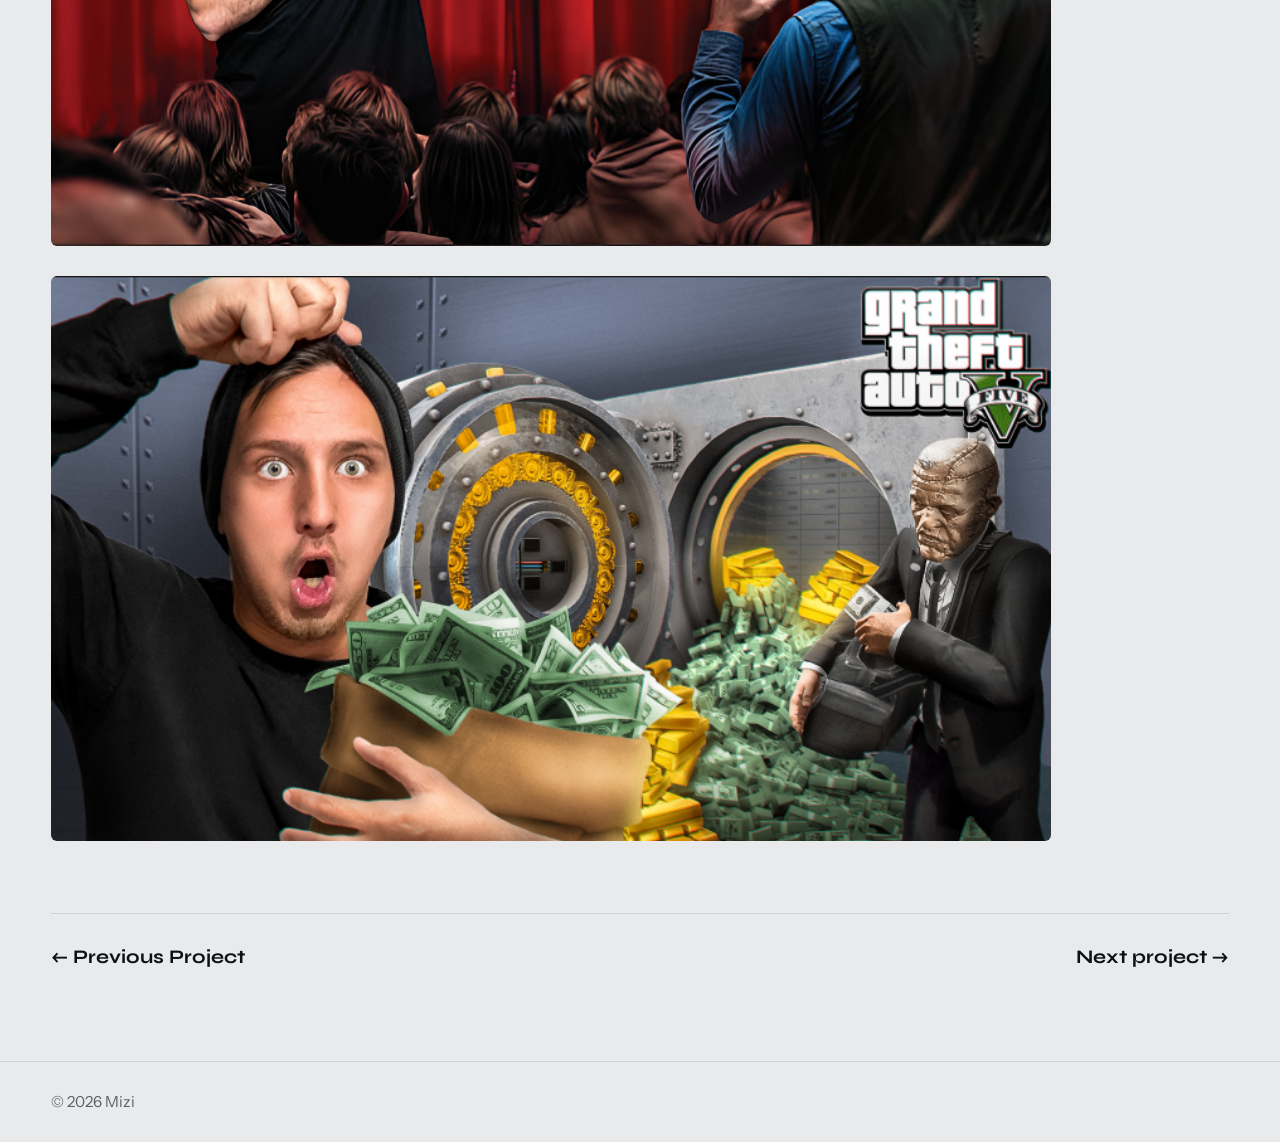
<file: project-2.html>
<!DOCTYPE html>
<html lang="en" data-theme="light">
<head>
  <meta charset="utf-8">
  <meta name="viewport" content="width=device-width, initial-scale=1">

  <title>YouTube Thumbnails - Azur Terzić</title>
  <meta name="description" content="YouTube Thumbnails">

  <script src="early-setup.js"></script>

  <link rel="preconnect" href="https://fonts.googleapis.com">
  <link rel="preconnect" href="https://fonts.gstatic.com" crossorigin>
  <link rel="icon" type="image/svg+xml" href="photos/zt4-icon.svg">
  <link rel="icon" type="image/png" href="photos/zt4-icon.png">
  <link href="https://fonts.googleapis.com/css2?family=Instrument+Sans:wght@400;600&family=Syne:wght@600..800&display=swap" rel="stylesheet">
  <link rel="stylesheet" href="style.css">
</head>

<body>
  <div id="scroll-progress"></div>
  <header class="site-header">
    <div class="container header-row">
      <a class="logo" href="/">Zuka</a>

      <nav class="menu" aria-label="Main">
        <a href="/work">
          <span lang="en">← All work</span><span lang="bs">← Svi radovi</span>
        </a>
      </nav>

      <div class="controls">
        <div class="pill-group" aria-label="Language">
          <button type="button" data-language="bs" aria-pressed="false">BS</button>
          <button type="button" data-language="en" aria-pressed="true">EN</button>
        </div>
        <button type="button" id="theme-button" class="theme-button" aria-label="Dark / light mode">☾</button>
      </div>
    </div>
  </header>

  <main class="project-page">
    <div class="container">

      <p class="project-category">
        <span lang="en">Design</span><span lang="bs">Dizajn</span>
      </p>

      <h1 class="project-title">
        <span lang="en">YouTube Thumnbails</span><span lang="bs">YouTube Thumbnailovi</span>
      </h1>

      <p class="project-intro">
        <span lang="en">A collection of YouTube thumbnail designs created to capture attention and communicate the essence of each video at a glance. Each thumbnail combines bold imagery, striking composition, and expressive typography to create a distinctive visual identity and stand out in a crowded feed.</span>
        <span lang="bs">Kolekcija dizajna YouTube thumbnailova kreiranih da privuku pažnju i prenesu suštinu svakog videa na prvi pogled. Svaki thumbnail kombinuje upečatljive vizuale, promišljenu kompoziciju i izražajnu tipografiju kako bi stvorio prepoznatljiv vizuelni identitet i istakao se među ostalim sadržajem.</span>
      </p>

      <div class="project-images">
        <img src="photos/strength_thumbnail-Picsart-AiImageEnhancer.png" alt="Photo 1" style="view-transition-name: project-1; margin-top: 10px; size: 50px;">
        <img src="photos/profit_thumbnail.png" alt="Photo 2" style="view-transition-name: project-1; margin-top: 10px; size: 50px;">
        <img src="photos/merry_christmas_thumbnail.png" alt="Photo 3" style="view-transition-name: project-1; margin-top: 10px; size: 50px;">
        <img src="photos/trump_thumbnail.png" alt="Photo 4" style="view-transition-name: project-1; margin-top: 10px; size: 50px;">
        <img src="photos/comedy_thumbnail.png" alt="Photo 5" style="view-transition-name: project-1; margin-top: 10px; size: 50px;">
        <img src="photos/gta_thumbnail.png" alt="Photo 6" style="view-transition-name: project-1; margin-top: 10px; size: 50px;">
      </div>

      <!-- Bottom links -->
      <nav class="project-nav" aria-label="Project navigation">
        <a href="/project-1.html"><span lang="en">← Previous Project</span><span lang="bs">← Prethodni projekt</span></a>
        <a href="/project-3.html"><span lang="en">Next project →</span><span lang="bs">Sljedeći projekat →</span></a>
      </nav>

    </div>
  </main>


  <footer class="site-footer">
    <div class="container">
      &copy; <span id="year"></span> Mizi
    </div>
  </footer>

  <script src="project.js"></script>
</body>
</html>
</file>
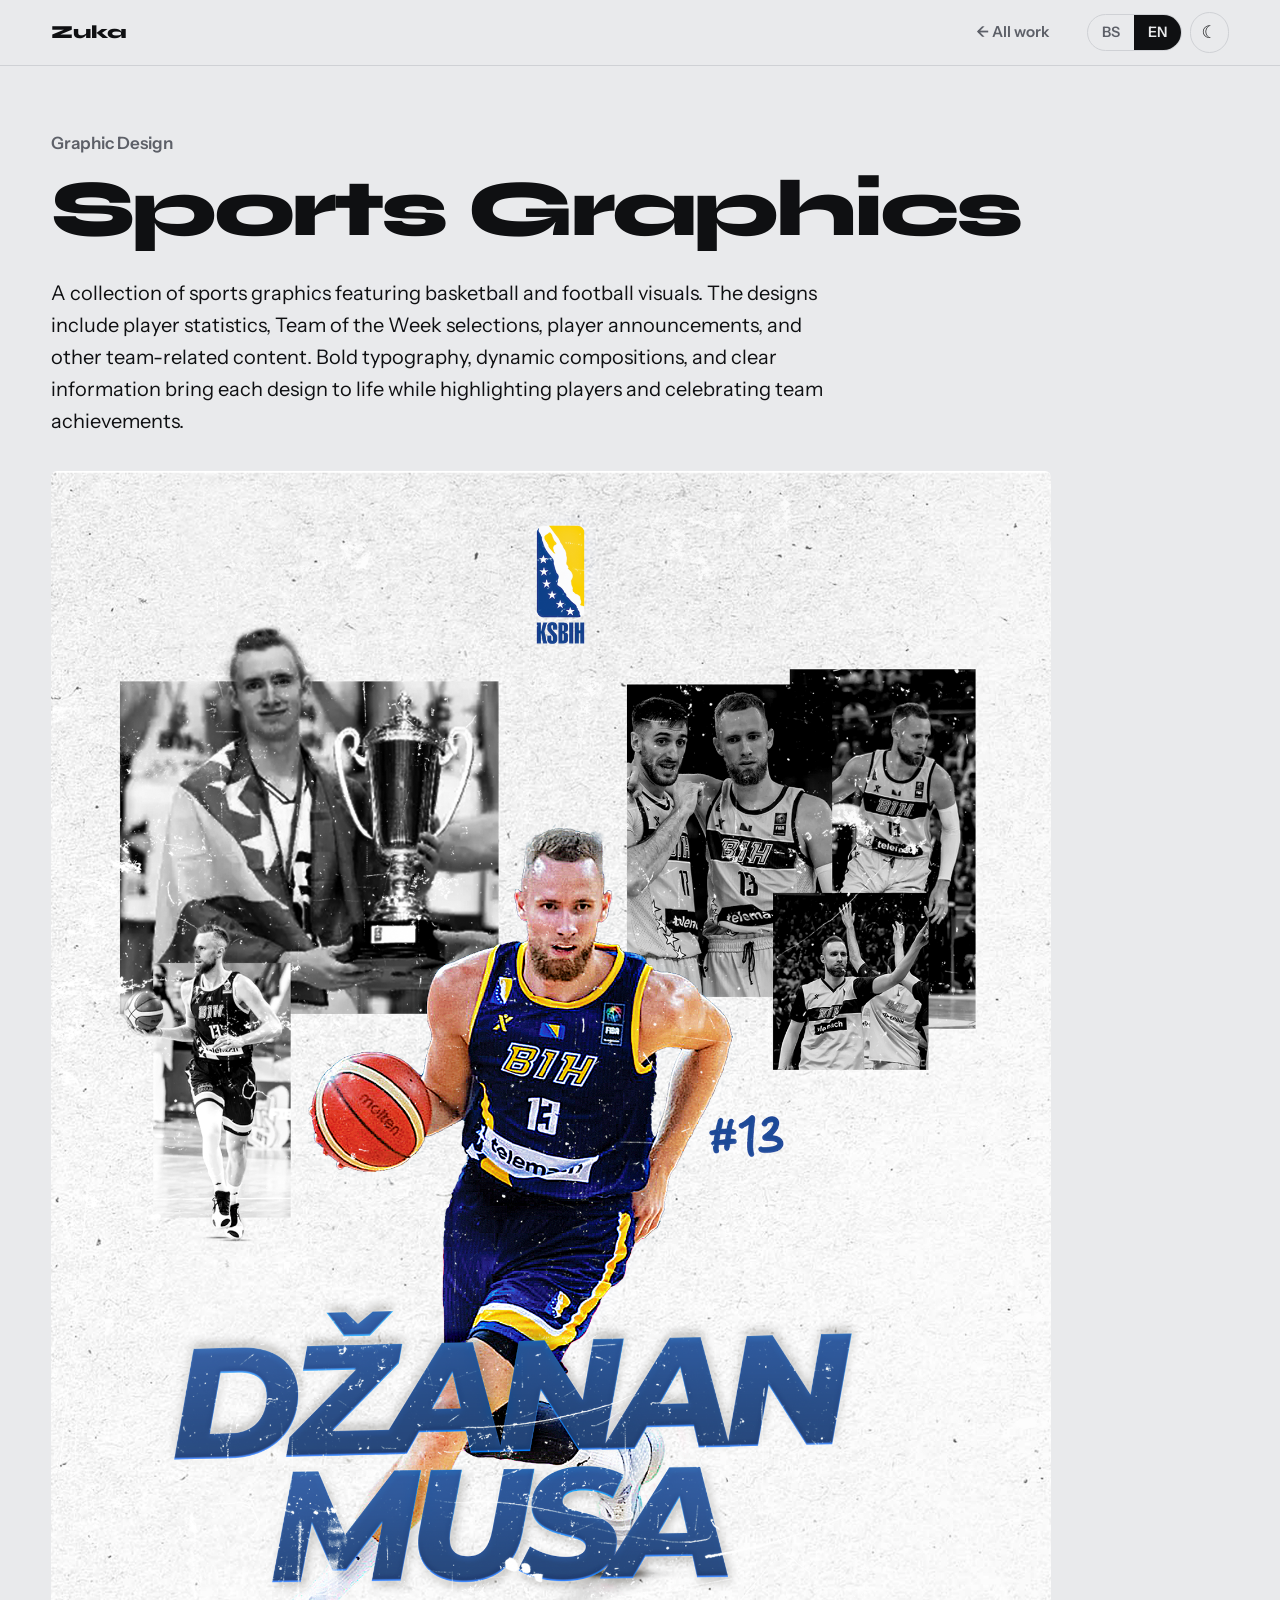
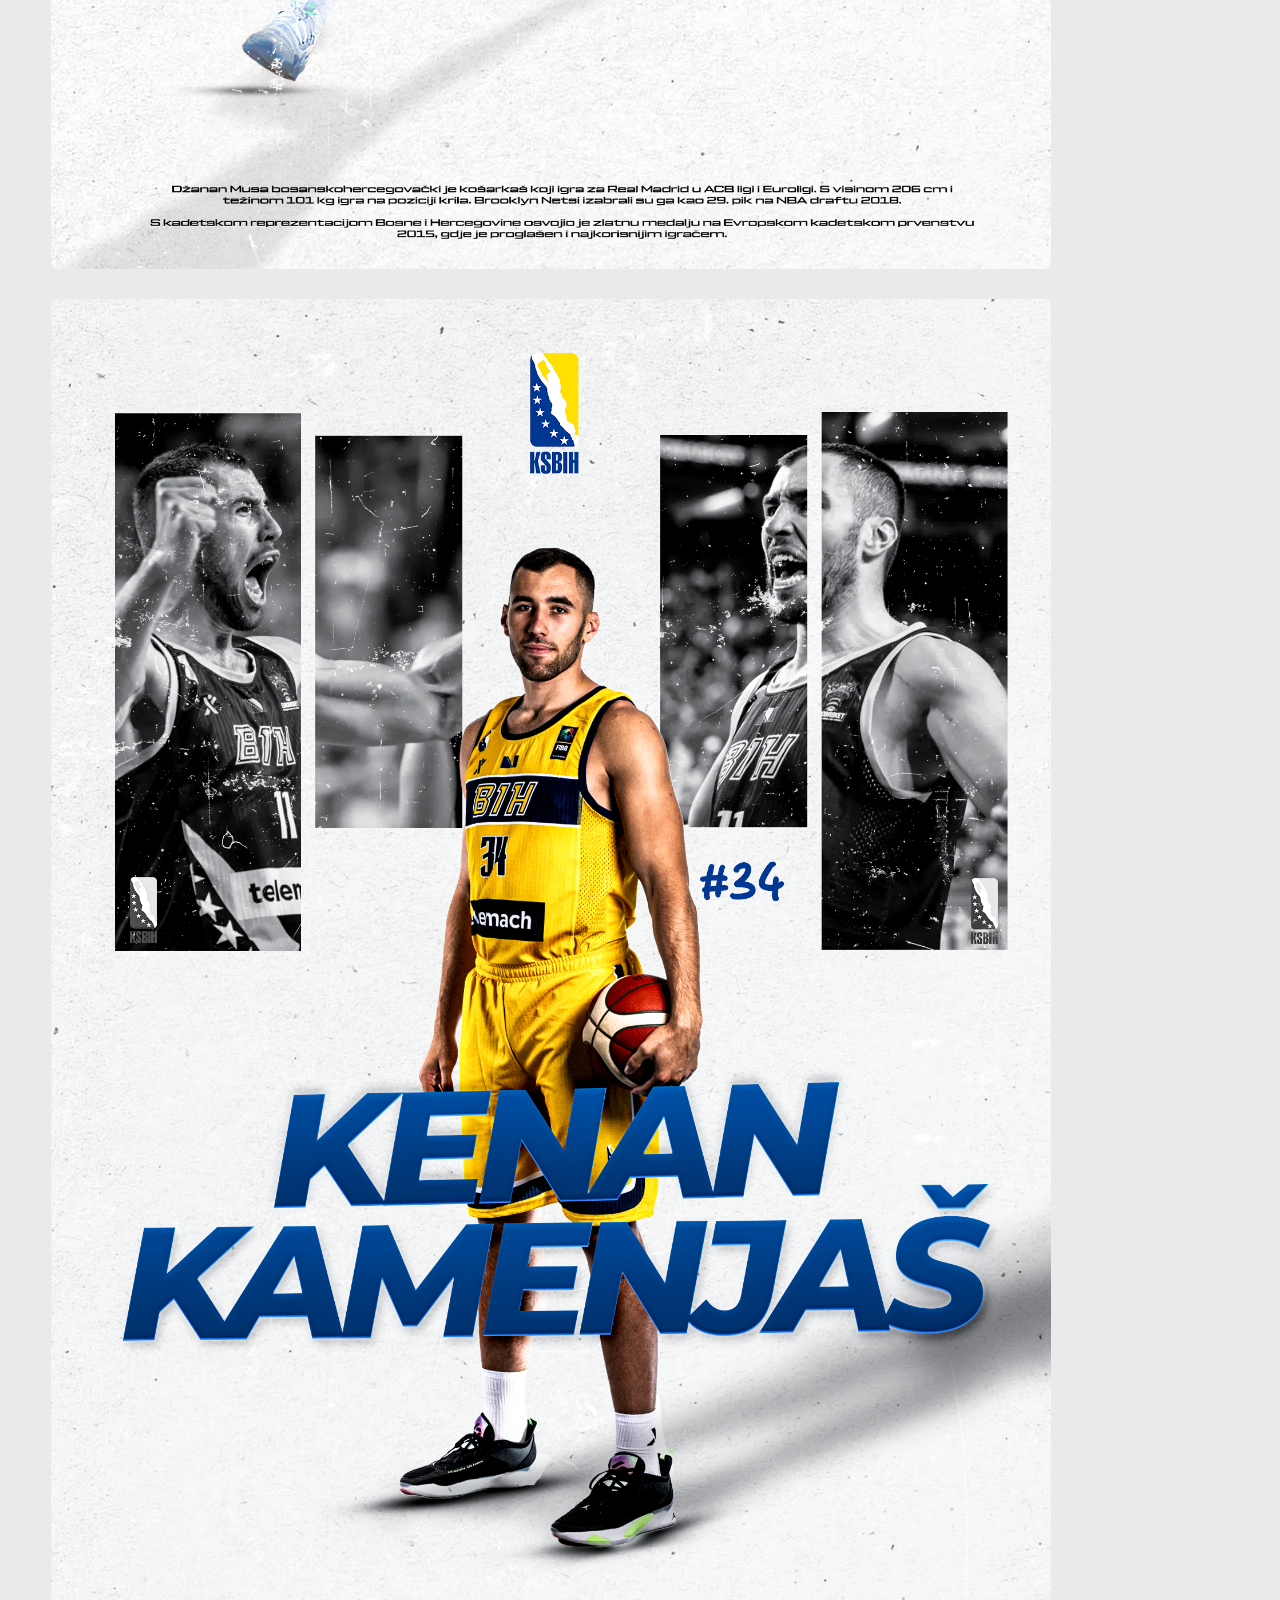
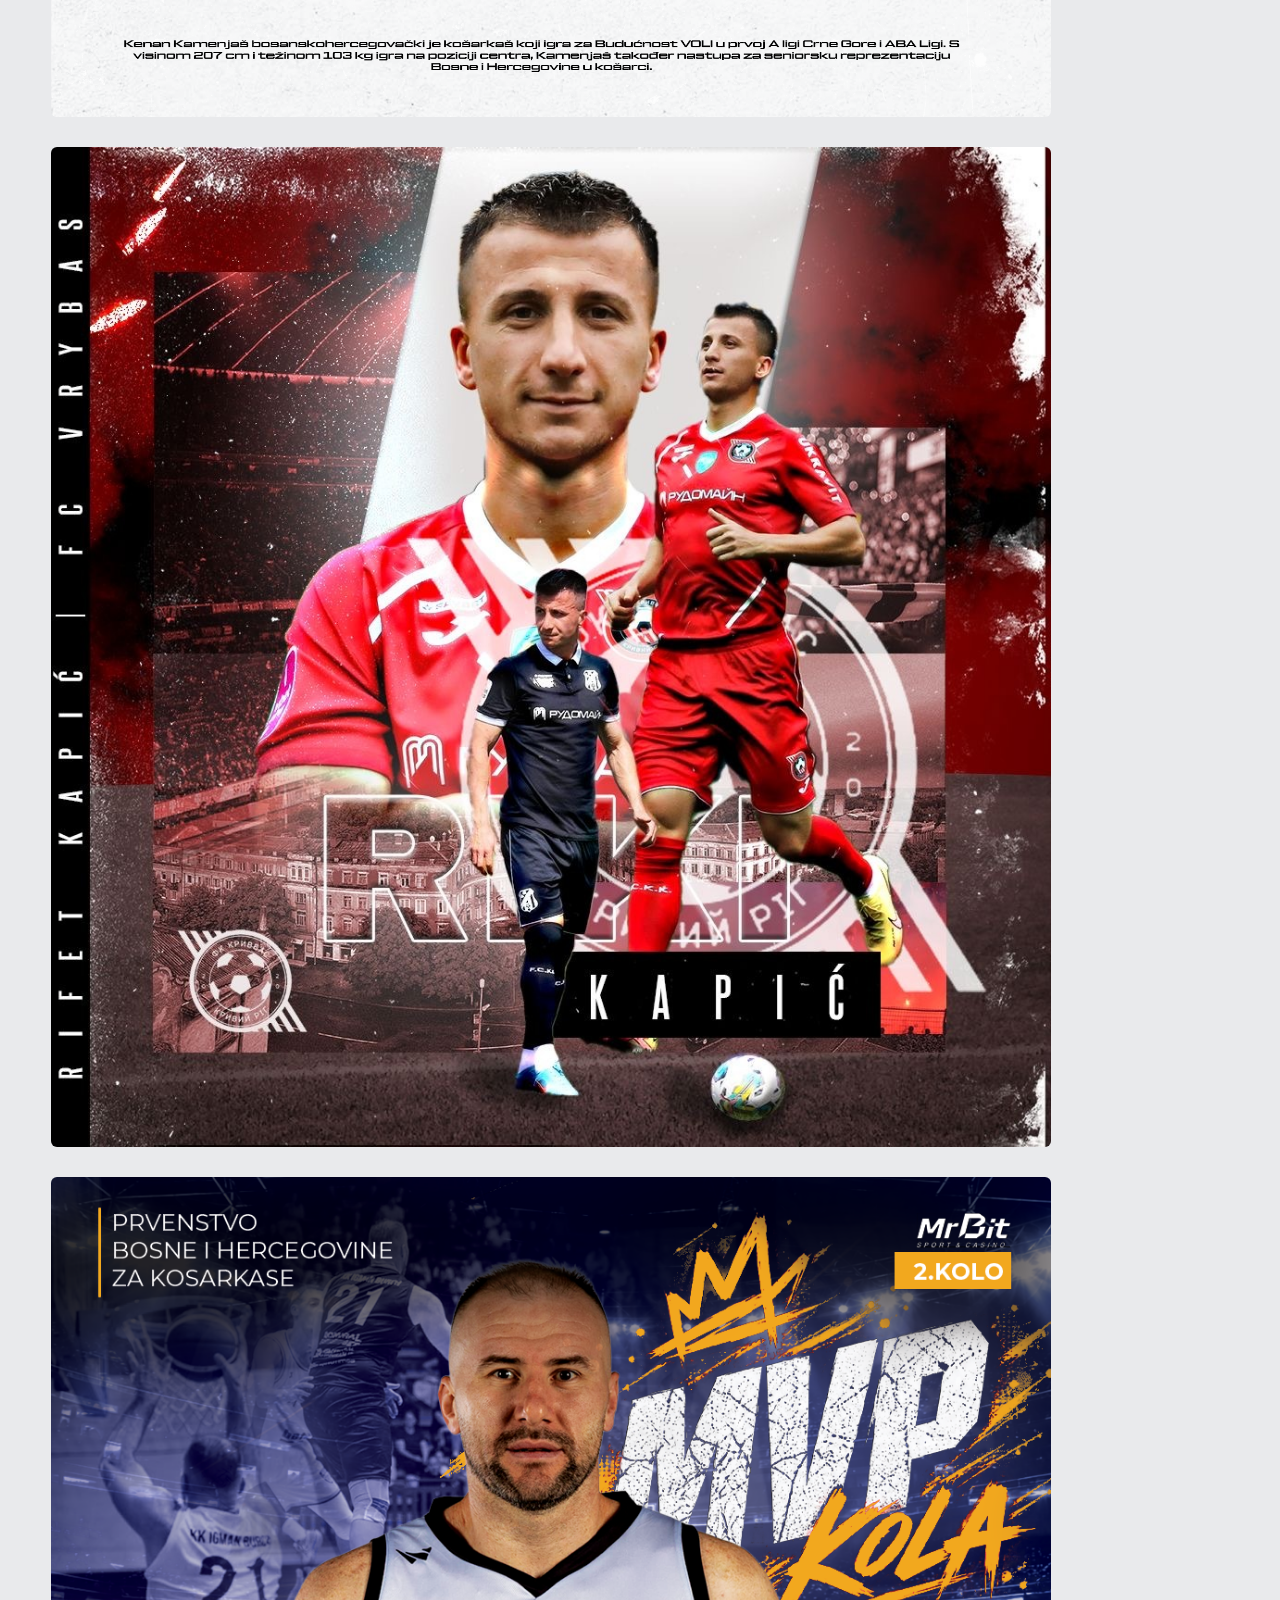
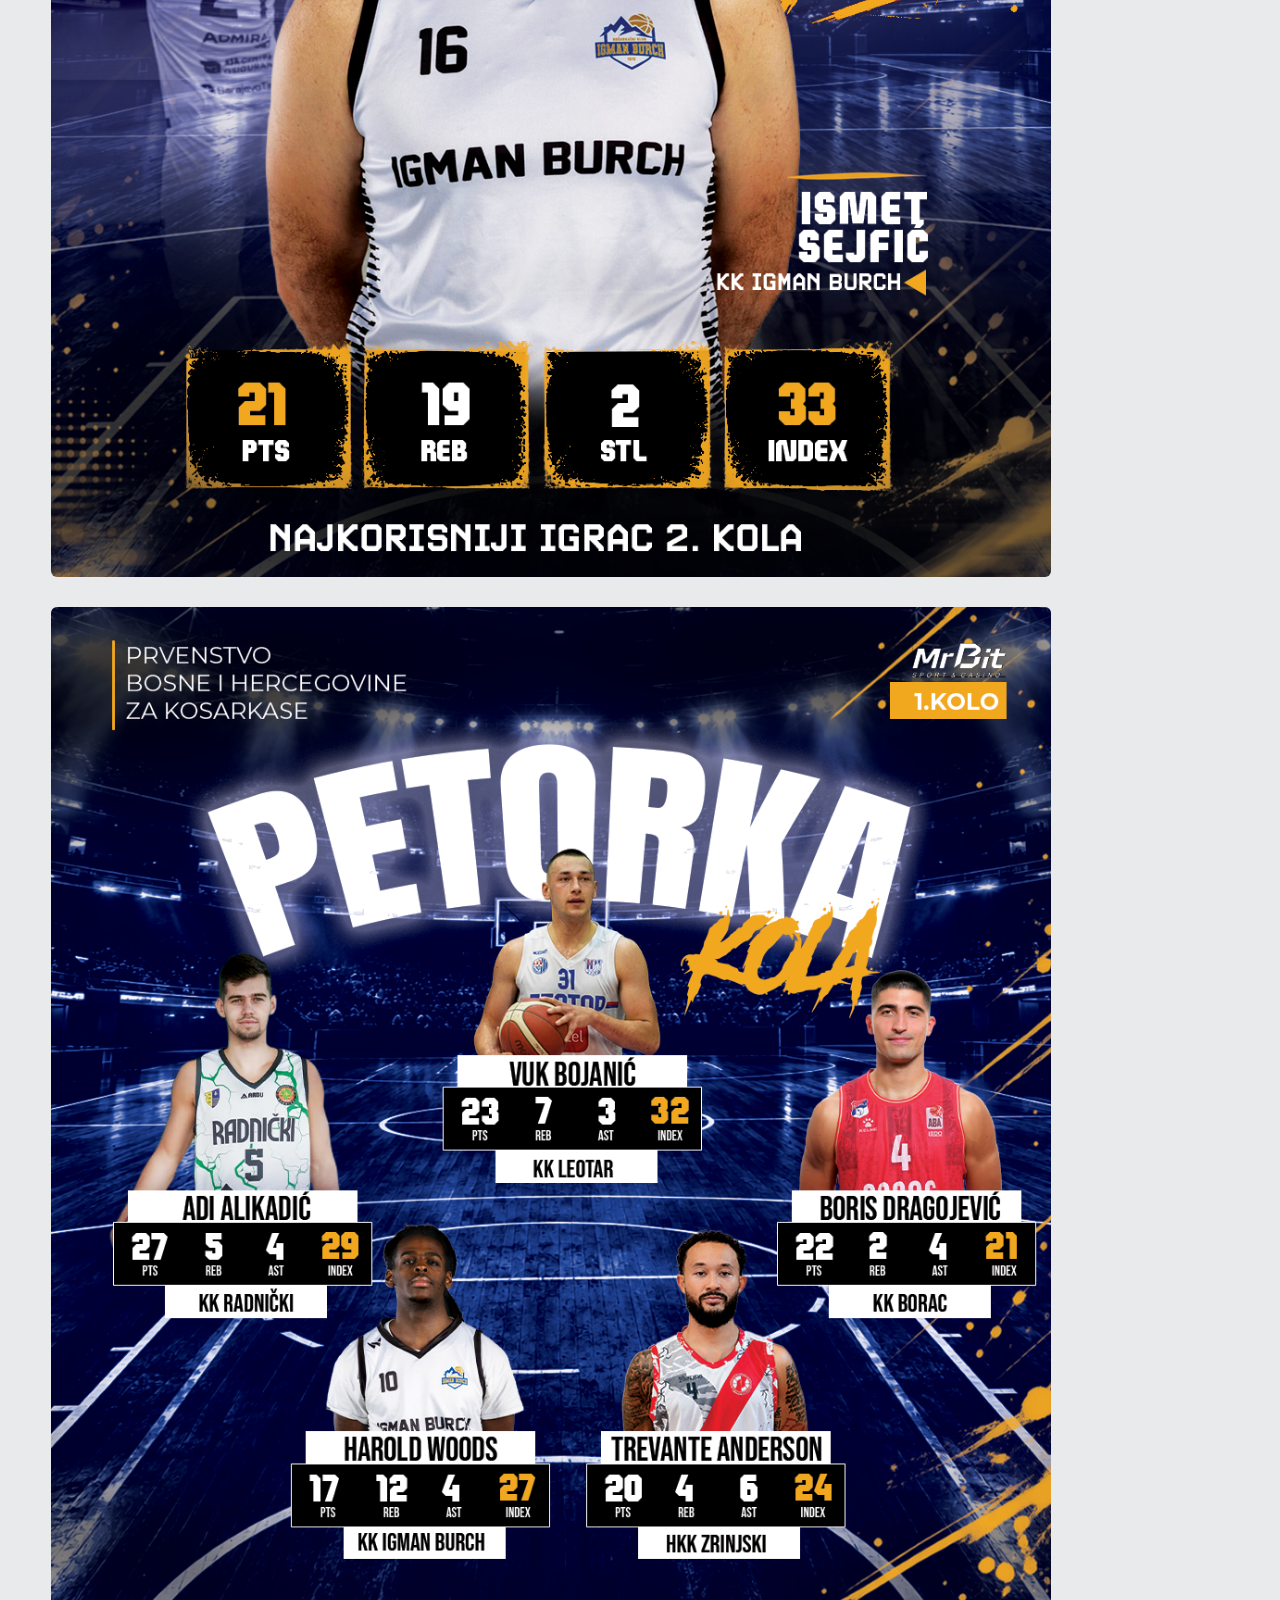
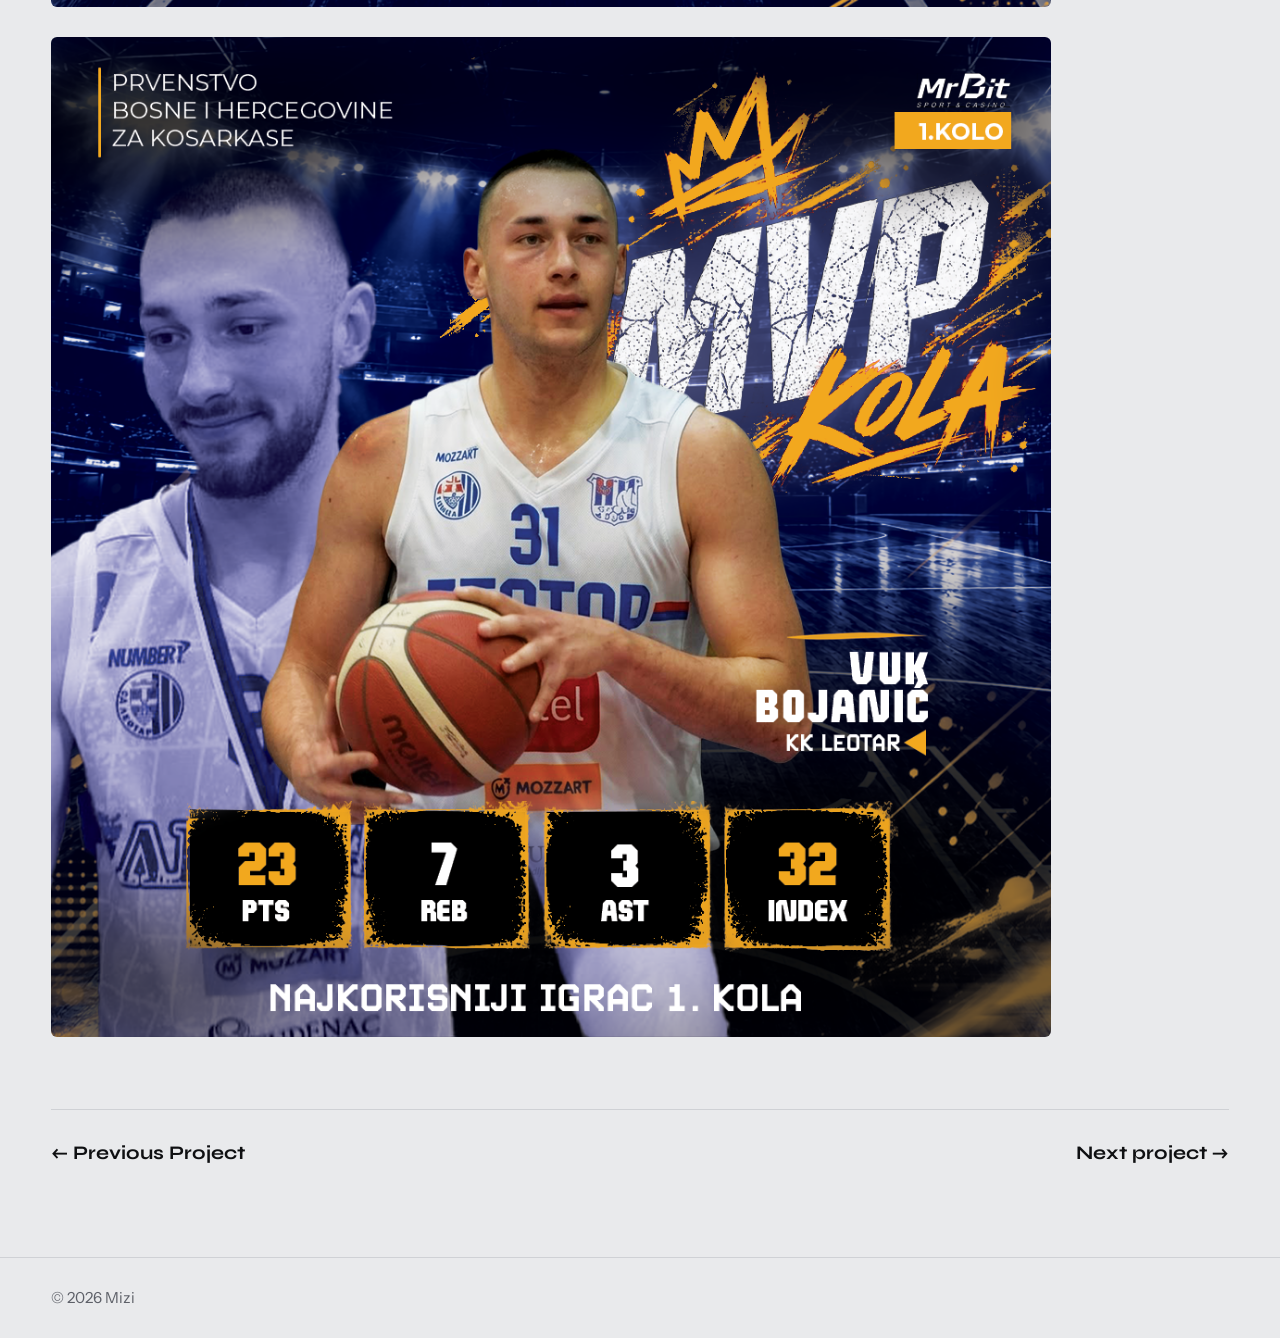
<file: project-3.html>
<!DOCTYPE html>
<html lang="en" data-theme="light">
<head>
  <meta charset="utf-8">
  <meta name="viewport" content="width=device-width, initial-scale=1">

  <title>Sports Graphic Design - Azur Terzić</title>
  <meta name="description" content="Sports Graphic Design">

  <script src="early-setup.js"></script>

  <link rel="preconnect" href="https://fonts.googleapis.com">
  <link rel="preconnect" href="https://fonts.gstatic.com" crossorigin>
  <link rel="icon" type="image/svg+xml" href="photos/zt4-icon.svg">
  <link rel="icon" type="image/png" href="photos/zt4-icon.png">
  <link href="https://fonts.googleapis.com/css2?family=Instrument+Sans:wght@400;600&family=Syne:wght@600..800&display=swap" rel="stylesheet">
  <link rel="stylesheet" href="style.css">
</head>

<body>
  <div id="scroll-progress"></div>
  <header class="site-header">
    <div class="container header-row">
      <a class="logo" href="/">Zuka</a>

      <nav class="menu" aria-label="Main">
        <a href="/work">
          <span lang="en">← All work</span><span lang="bs">← Svi radovi</span>
        </a>
      </nav>

      <div class="controls">
        <div class="pill-group" aria-label="Language">
          <button type="button" data-language="bs" aria-pressed="false">BS</button>
          <button type="button" data-language="en" aria-pressed="true">EN</button>
        </div>
        <button type="button" id="theme-button" class="theme-button" aria-label="Dark / light mode">☾</button>
      </div>
    </div>
  </header>


  <main class="project-page">
    <div class="container">

      <p class="project-category">
        <span lang="en">Graphic Design</span><span lang="bs">Grafički dizajn</span>
      </p>

      <h1 class="project-title">
        <span lang="en">Sports Graphics</span><span lang="bs">Sportske grafike</span>
      </h1>

      <p class="project-intro">
        <span lang="en">A collection of sports graphics featuring basketball and football visuals. The designs include player statistics, Team of the Week selections, player announcements, and other team-related content. Bold typography, dynamic compositions, and clear information bring each design to life while highlighting players and celebrating team achievements.</span>
        <span lang="bs">Kolekcija sportskih grafika koje obuhvataju košarku i fudbal. Radovi uključuju statistiku igrača, izbor najbolje petorke kola, najave novih igrača i druge sadržaje vezane za timove. Izražajna tipografija, dinamične kompozicije i pregledne informacije daju svakom dizajnu poseban karakter, ističući igrače i uspjehe timova.</span>
      </p>

      <div class="project-images">
        <img src="photos/musa.png" alt="Photo 1" style="view-transition-name: project-1; margin-top: 10px; size: 50px;">
        <img src="photos/kamenjas.png" alt="Photo 4" style="view-transition-name: project-1; margin-top: 10px; size: 50px;">
        <img src="photos/riki_kapic.png" alt="Photo 5" style="view-transition-name: project-1; margin-top: 10px; size: 50px;">
        <img src="photos/basketball_stats_cover.png" alt="Photo 6" style="view-transition-name: project-1; margin-top: 10px; size: 50px;">
        <img src="photos/petorka_kola.png" alt="Photo 7" style="view-transition-name: project-1; margin-top: 10px; size: 50px;">
        <img src="photos/basketball_stats_cover2.png" alt="Photo 8" style="view-transition-name: project-1; margin-top: 10px; size: 50px;">
      </div>


      <!-- Bottom links -->
      <nav class="project-nav" aria-label="Project navigation">
        <a href="/project-2.html"><span lang="en">← Previous Project</span><span lang="bs">← Prethodni projekt</span></a>
        <a href="/project-4.html"><span lang="en">Next project →</span><span lang="bs">Sljedeći projekat →</span></a>
      </nav>

    </div>
  </main>


  <footer class="site-footer">
    <div class="container">
      &copy; <span id="year"></span> Mizi
    </div>
  </footer>

  <script src="project.js"></script>
</body>
</html>
</file>
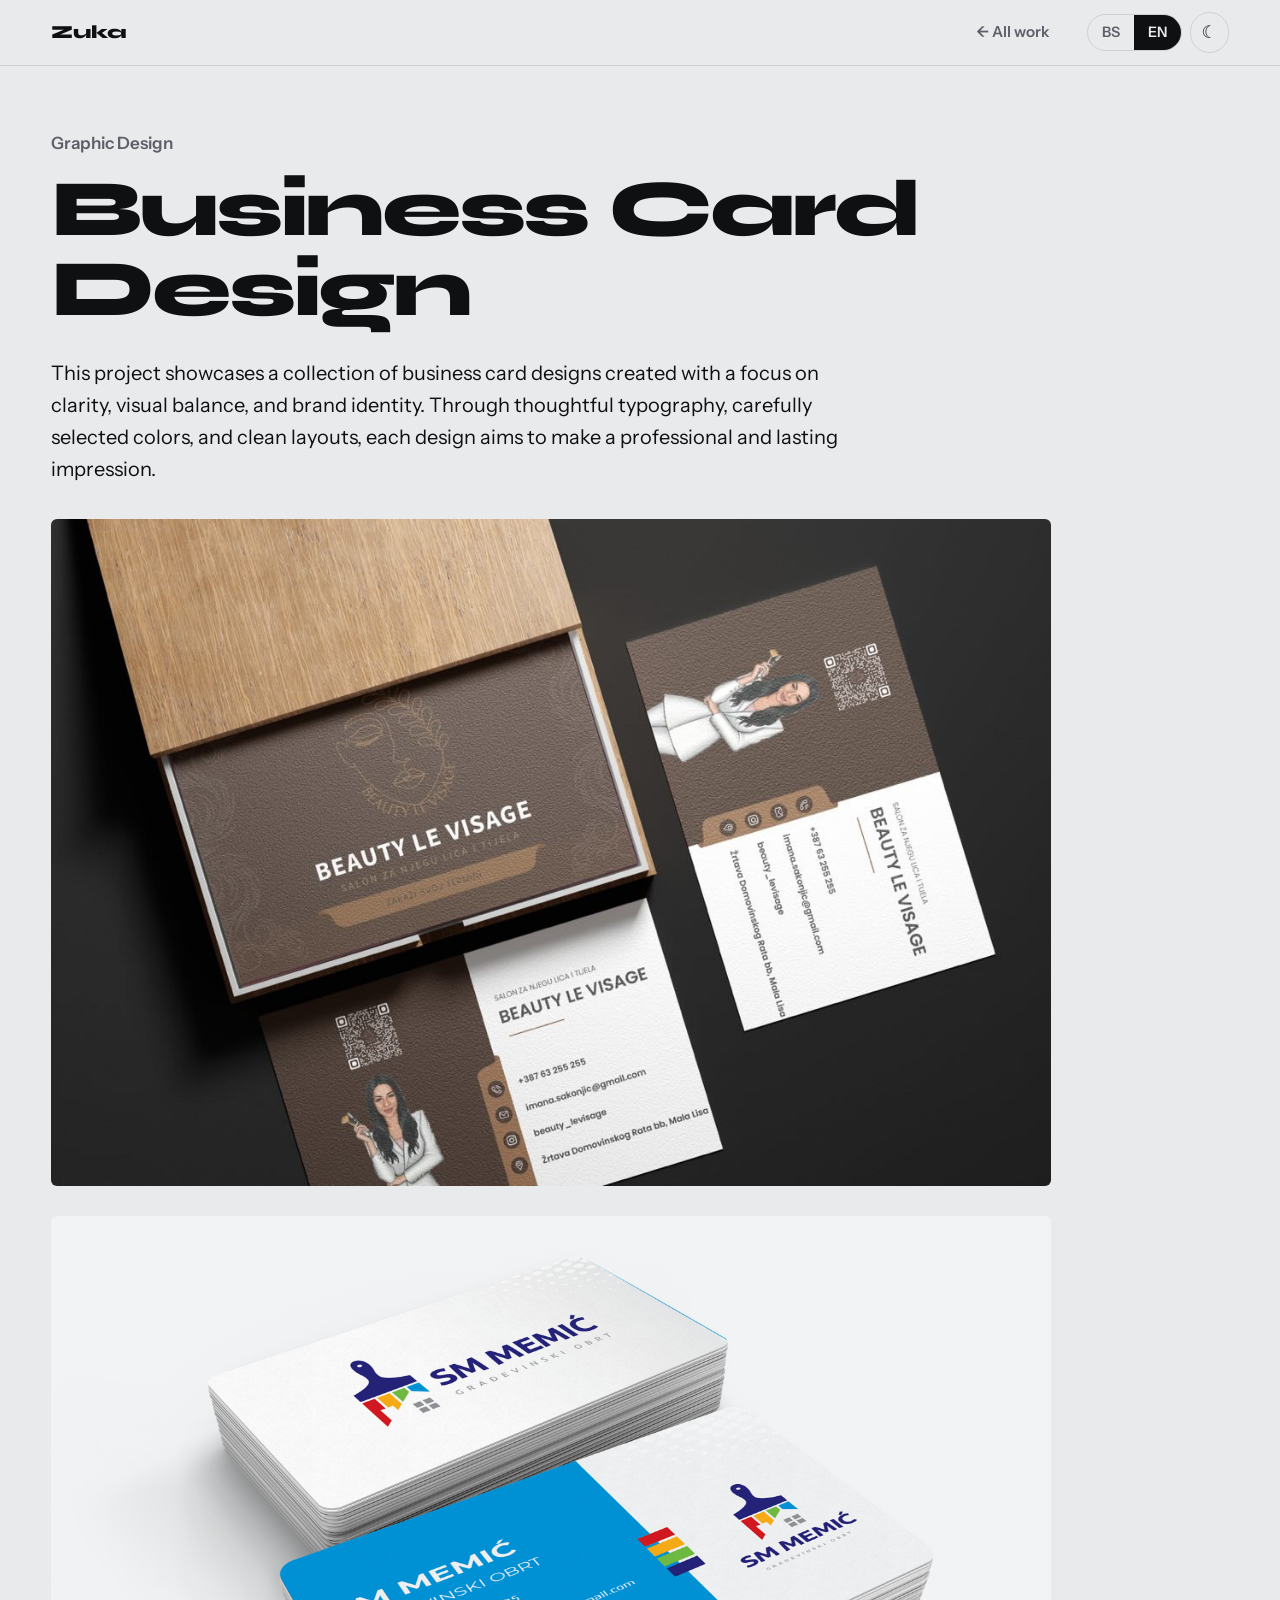
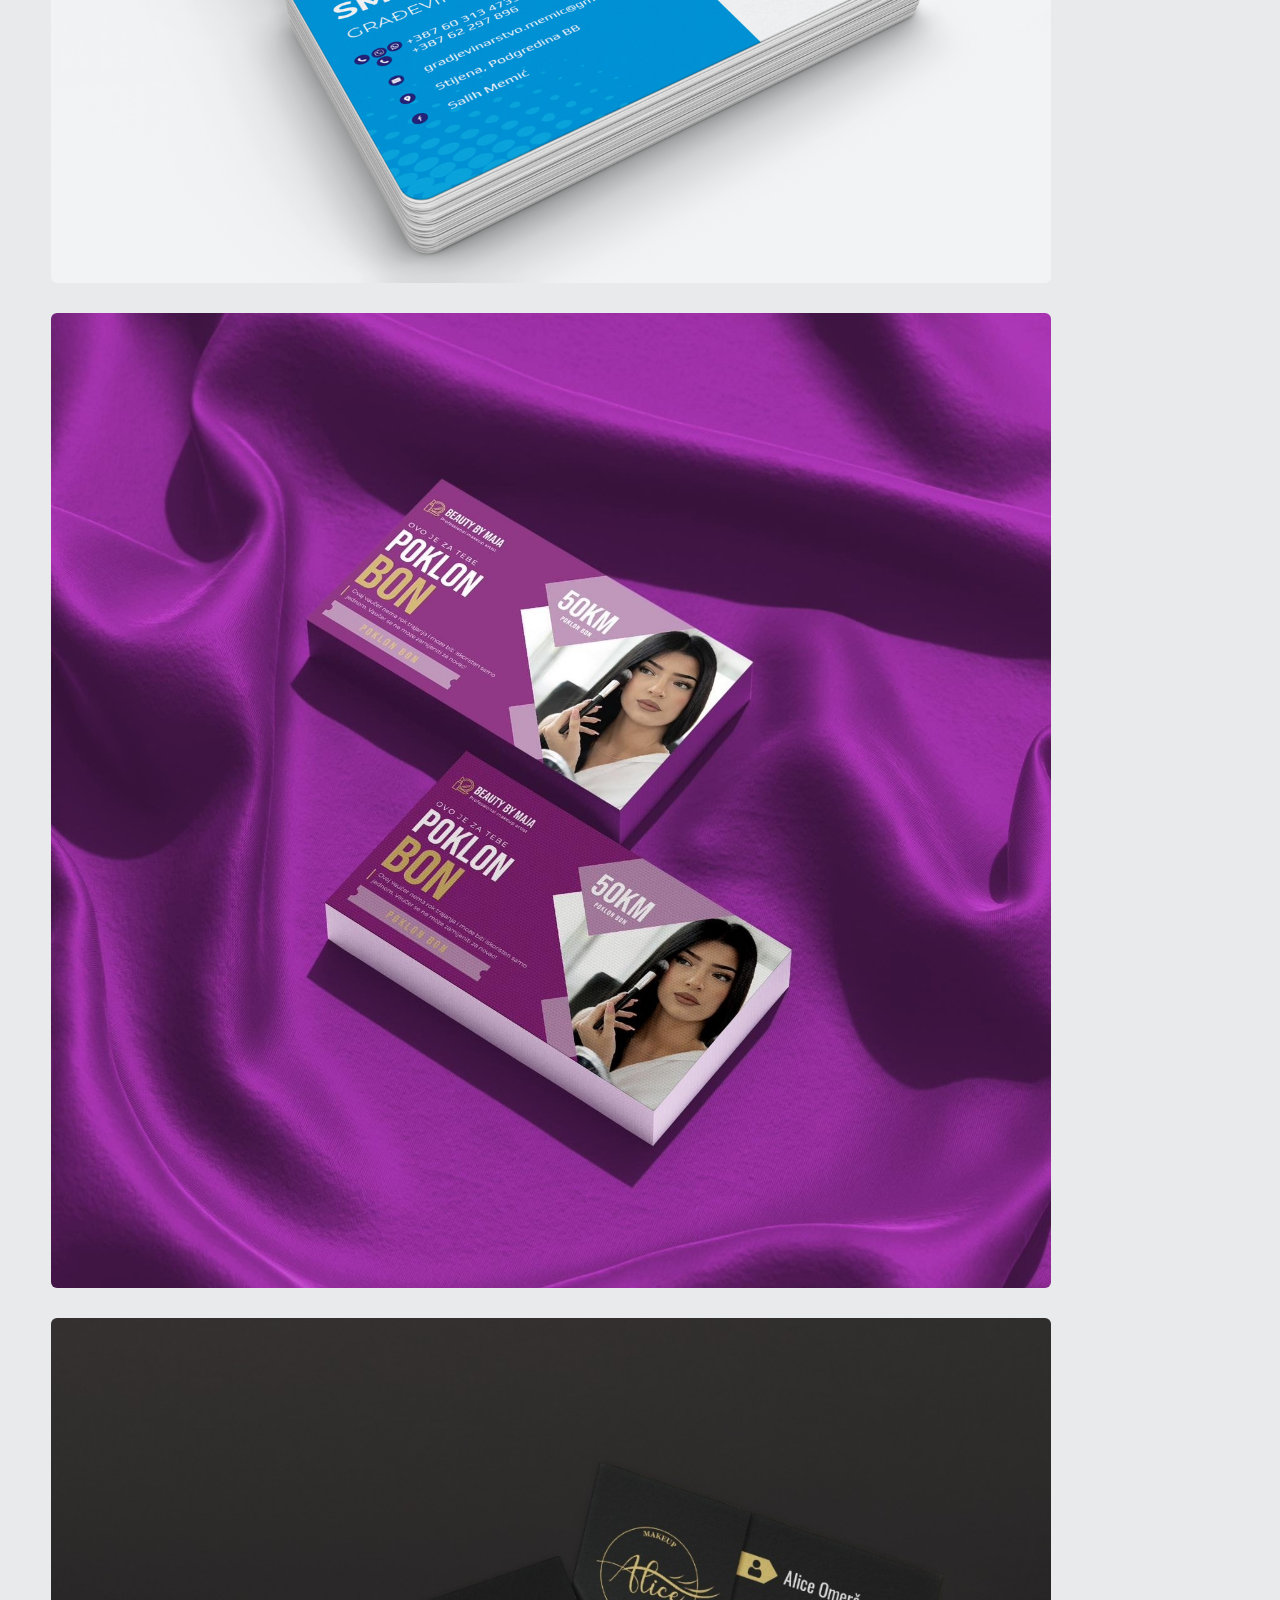
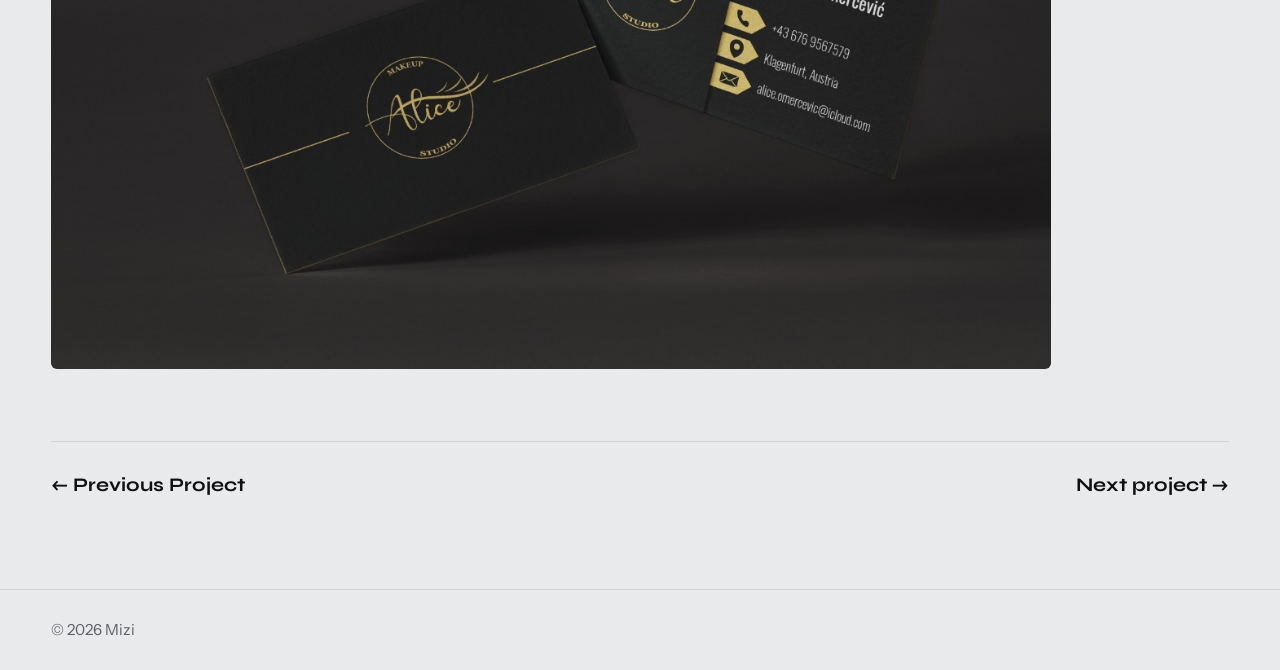
<file: project-4.html>
<!DOCTYPE html>
<html lang="en" data-theme="light">
<head>
  <meta charset="utf-8">
  <meta name="viewport" content="width=device-width, initial-scale=1">

  <title>Business Card Design - Azur Terzić</title>
  <meta name="description" content="Business Card Design">

  <script src="early-setup.js"></script>

  <link rel="preconnect" href="https://fonts.googleapis.com">
  <link rel="preconnect" href="https://fonts.gstatic.com" crossorigin>
  <link rel="icon" type="image/svg+xml" href="photos/zt4-icon.svg">
  <link rel="icon" type="image/png" href="photos/zt4-icon.png">
  <link href="https://fonts.googleapis.com/css2?family=Instrument+Sans:wght@400;600&family=Syne:wght@600..800&display=swap" rel="stylesheet">
  <link rel="stylesheet" href="style.css">
</head>

<body>
  <div id="scroll-progress"></div>
  <header class="site-header">
    <div class="container header-row">
      <a class="logo" href="/">Zuka</a>

      <nav class="menu" aria-label="Main">
        <a href="/work">
          <span lang="en">← All work</span><span lang="bs">← Svi radovi</span>
        </a>
      </nav>

      <div class="controls">
        <div class="pill-group" aria-label="Language">
          <button type="button" data-language="bs" aria-pressed="false">BS</button>
          <button type="button" data-language="en" aria-pressed="true">EN</button>
        </div>
        <button type="button" id="theme-button" class="theme-button" aria-label="Dark / light mode">☾</button>
      </div>
    </div>
  </header>

  <main class="project-page">
    <div class="container">

      <p class="project-category">
        <span lang="en">Graphic Design</span><span lang="bs">Grafički dizajn</span>
      </p>

      <h1 class="project-title">
        <span lang="en">Business Card Design</span><span lang="bs">Dizajn vizitkarti</span>
      </h1>

      <p class="project-intro">
        <span lang="en">This project showcases a collection of business card designs created with a focus on clarity, visual balance, and brand identity. Through thoughtful typography, carefully selected colors, and clean layouts, each design aims to make a professional and lasting impression.</span>
        <span lang="bs">Ovaj projekat predstavlja kolekciju dizajna vizitkarti s fokusom na jasnoću, vizuelni sklad i identitet brenda. Pažljivim odabirom tipografije i boja te čistim rasporedom elemenata, svaki dizajn nastoji ostaviti profesionalan i trajan utisak.</span>
      </p>

      <div class="project-images">
        <img src="photos/bcard2.png" alt="Photo 1" style="view-transition-name: project-1; margin-top: 10px; size: 50px;">
        <img src="photos/bcard1.png" alt="Photo 2" style="view-transition-name: project-1; margin-top: 10px; size: 50px;">
        <img src="photos/bcard3.png" alt="Photo 3" style="view-transition-name: project-1; margin-top: 10px; size: 50px;">
        <img src="photos/bcard4.png" alt="Photo 4" style="view-transition-name: project-1; margin-top: 10px; size: 50px;">
      </div>


      <!-- Bottom links -->
      <nav class="project-nav" aria-label="Project navigation">
        <a href="/project-3.html"><span lang="en">← Previous Project</span><span lang="bs">← Prethodni projekt</span></a>
        <a href="/project-5.html"><span lang="en">Next project →</span><span lang="bs">Sljedeći projekat →</span></a>
      </nav>

    </div>
  </main>


  <footer class="site-footer">
    <div class="container">
      &copy; <span id="year"></span> Mizi
    </div>
  </footer>

  <script src="project.js"></script>
</body>
</html>
</file>
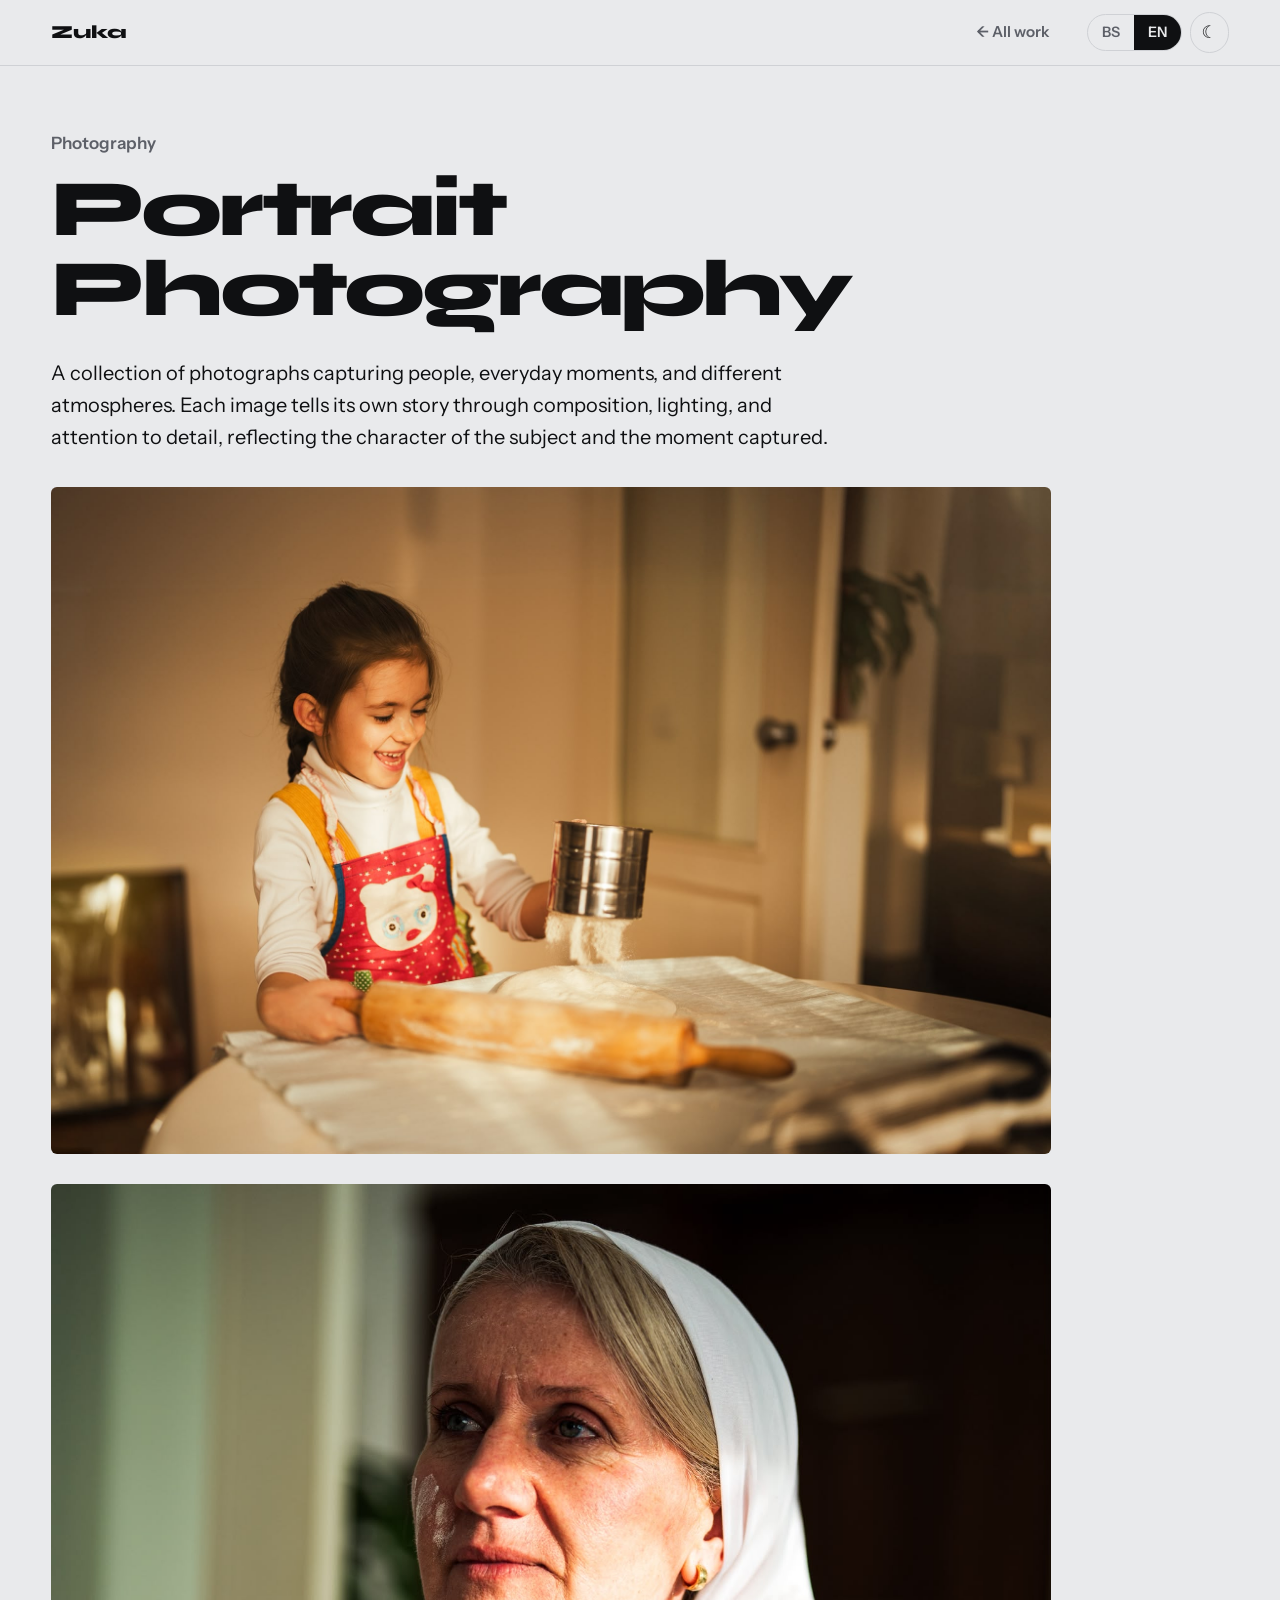
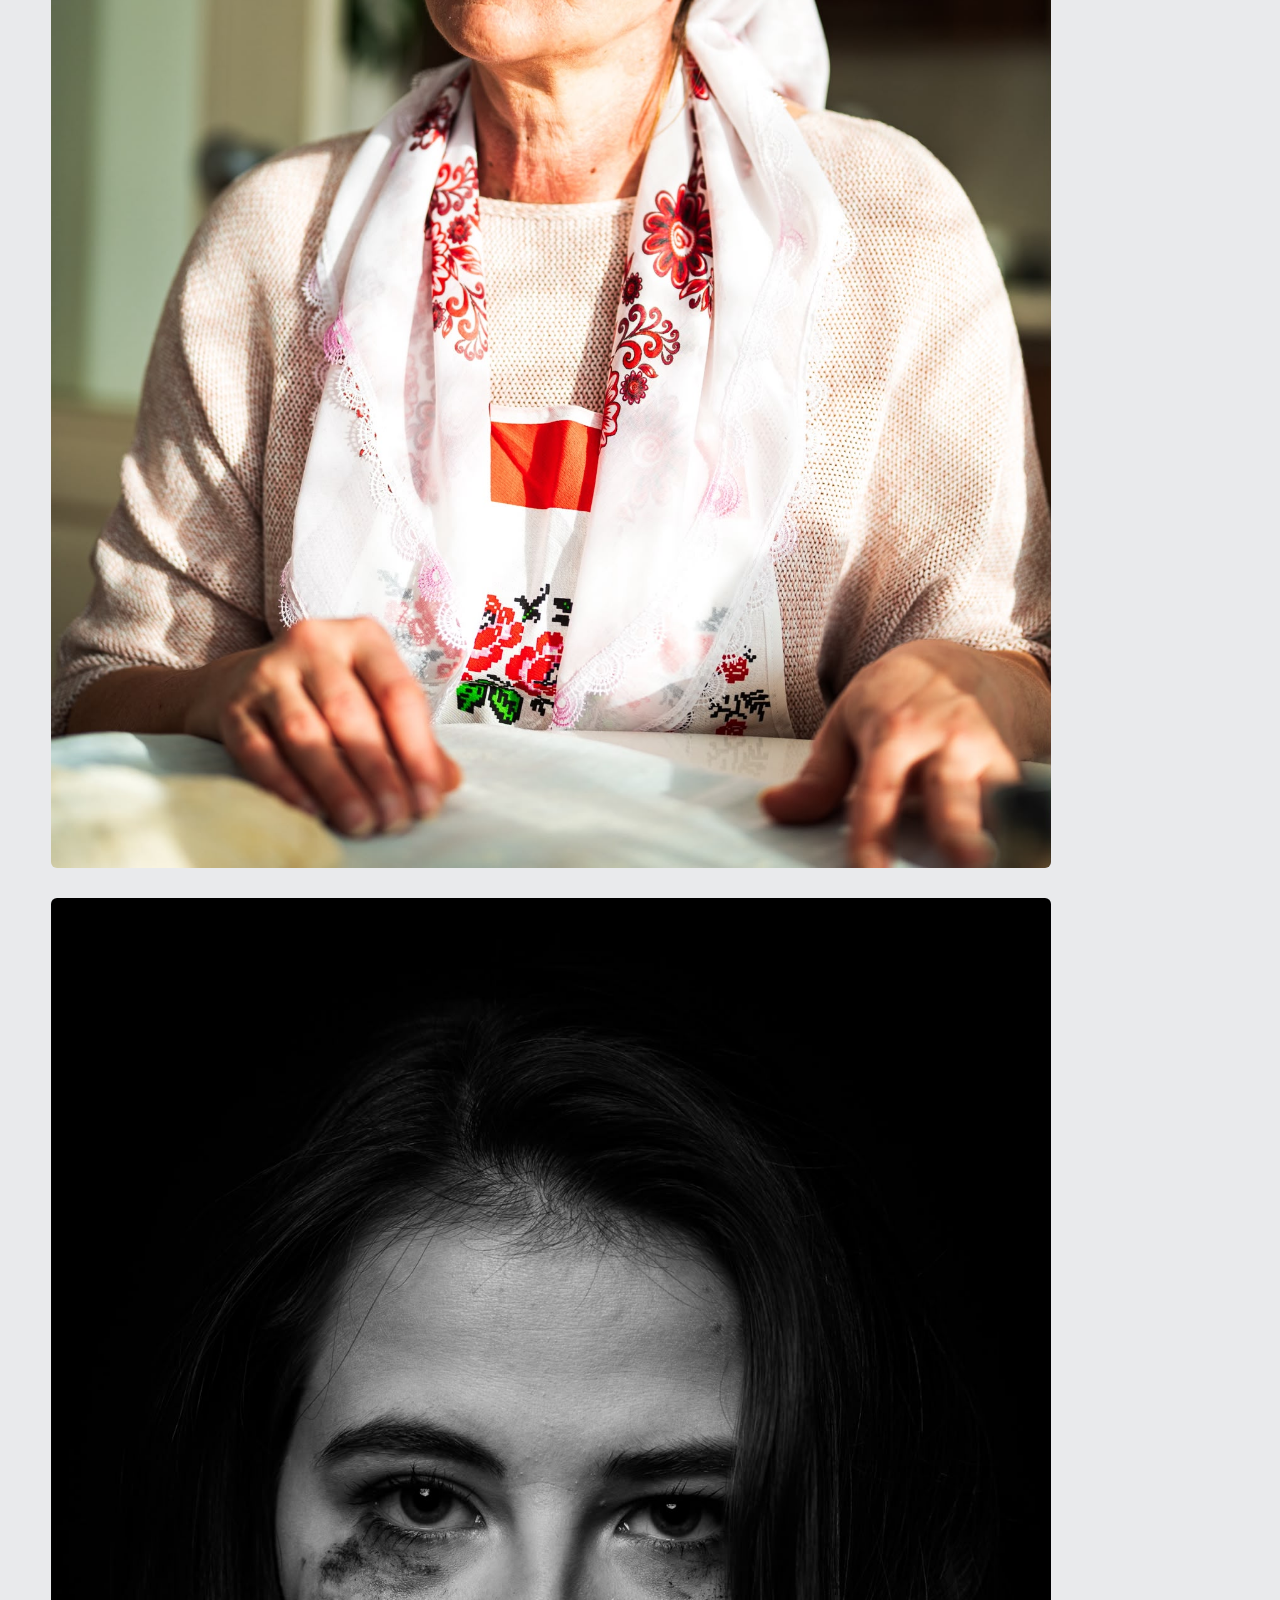
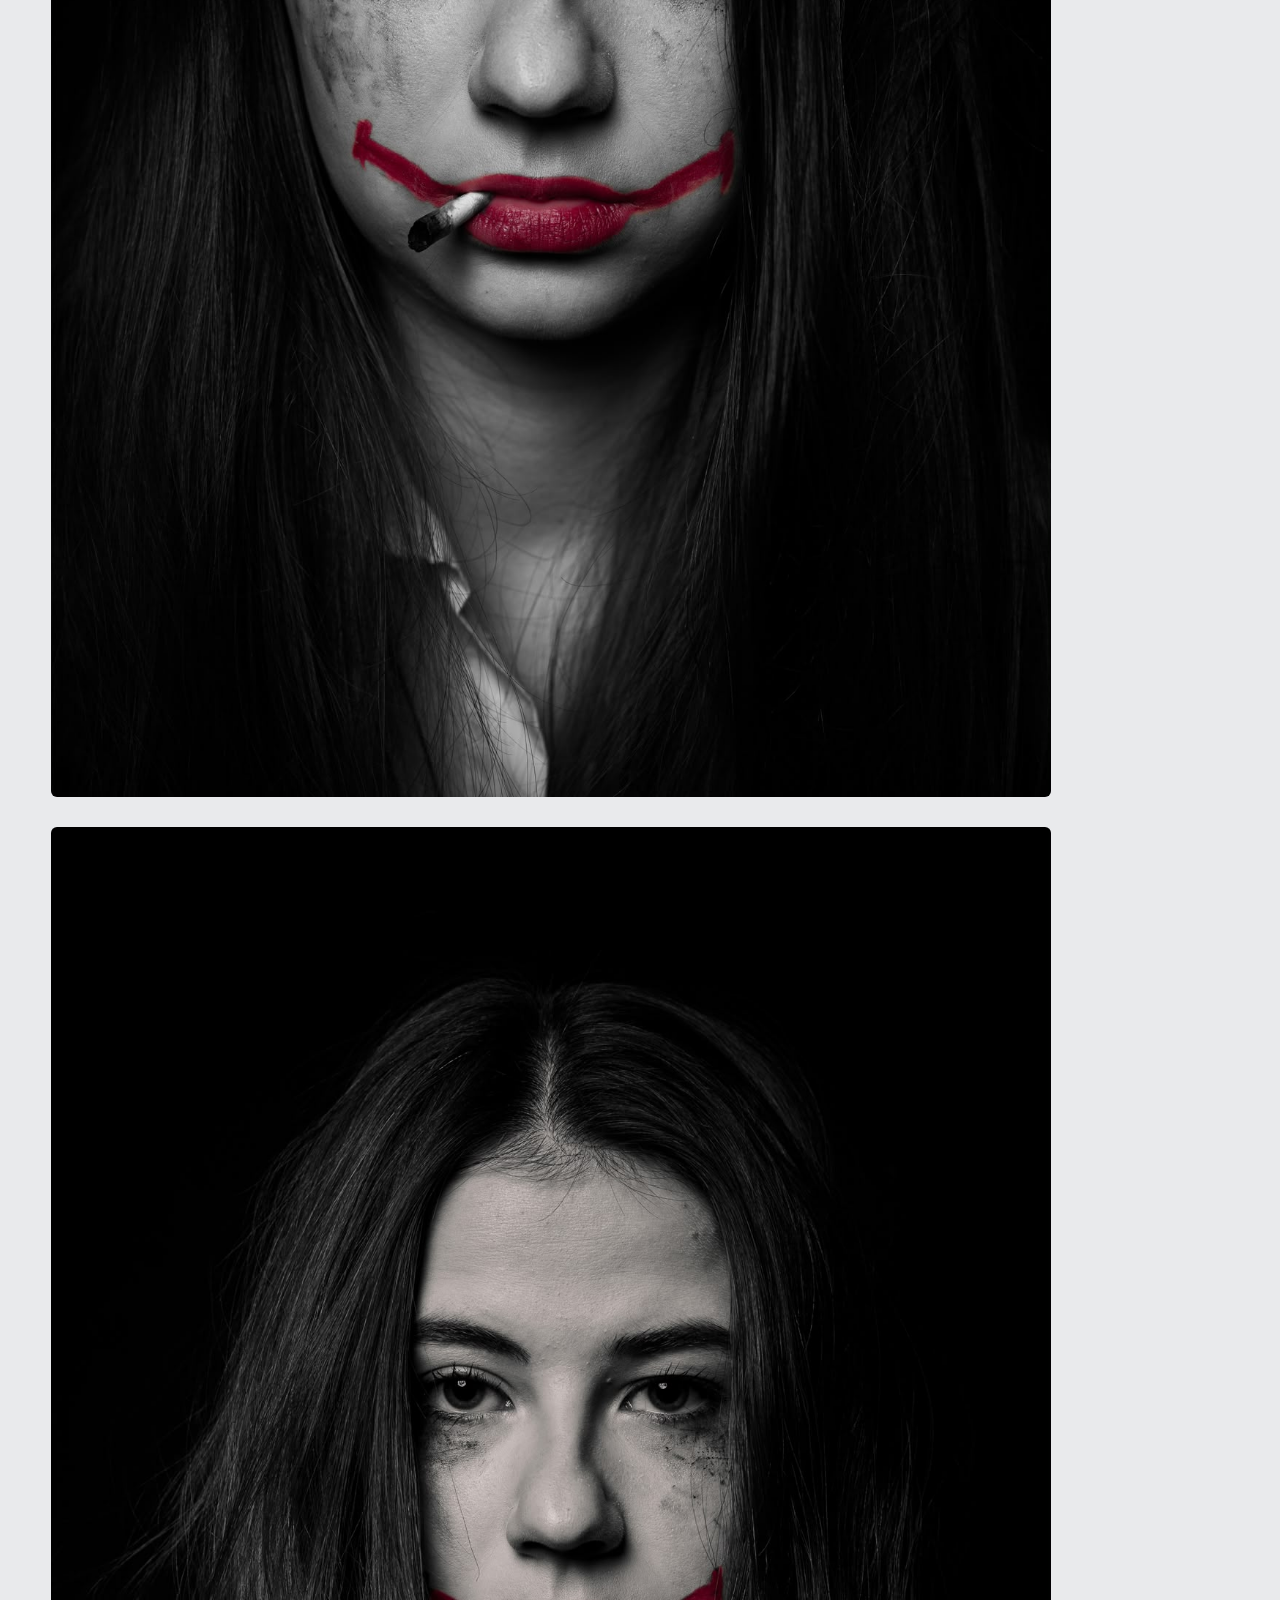
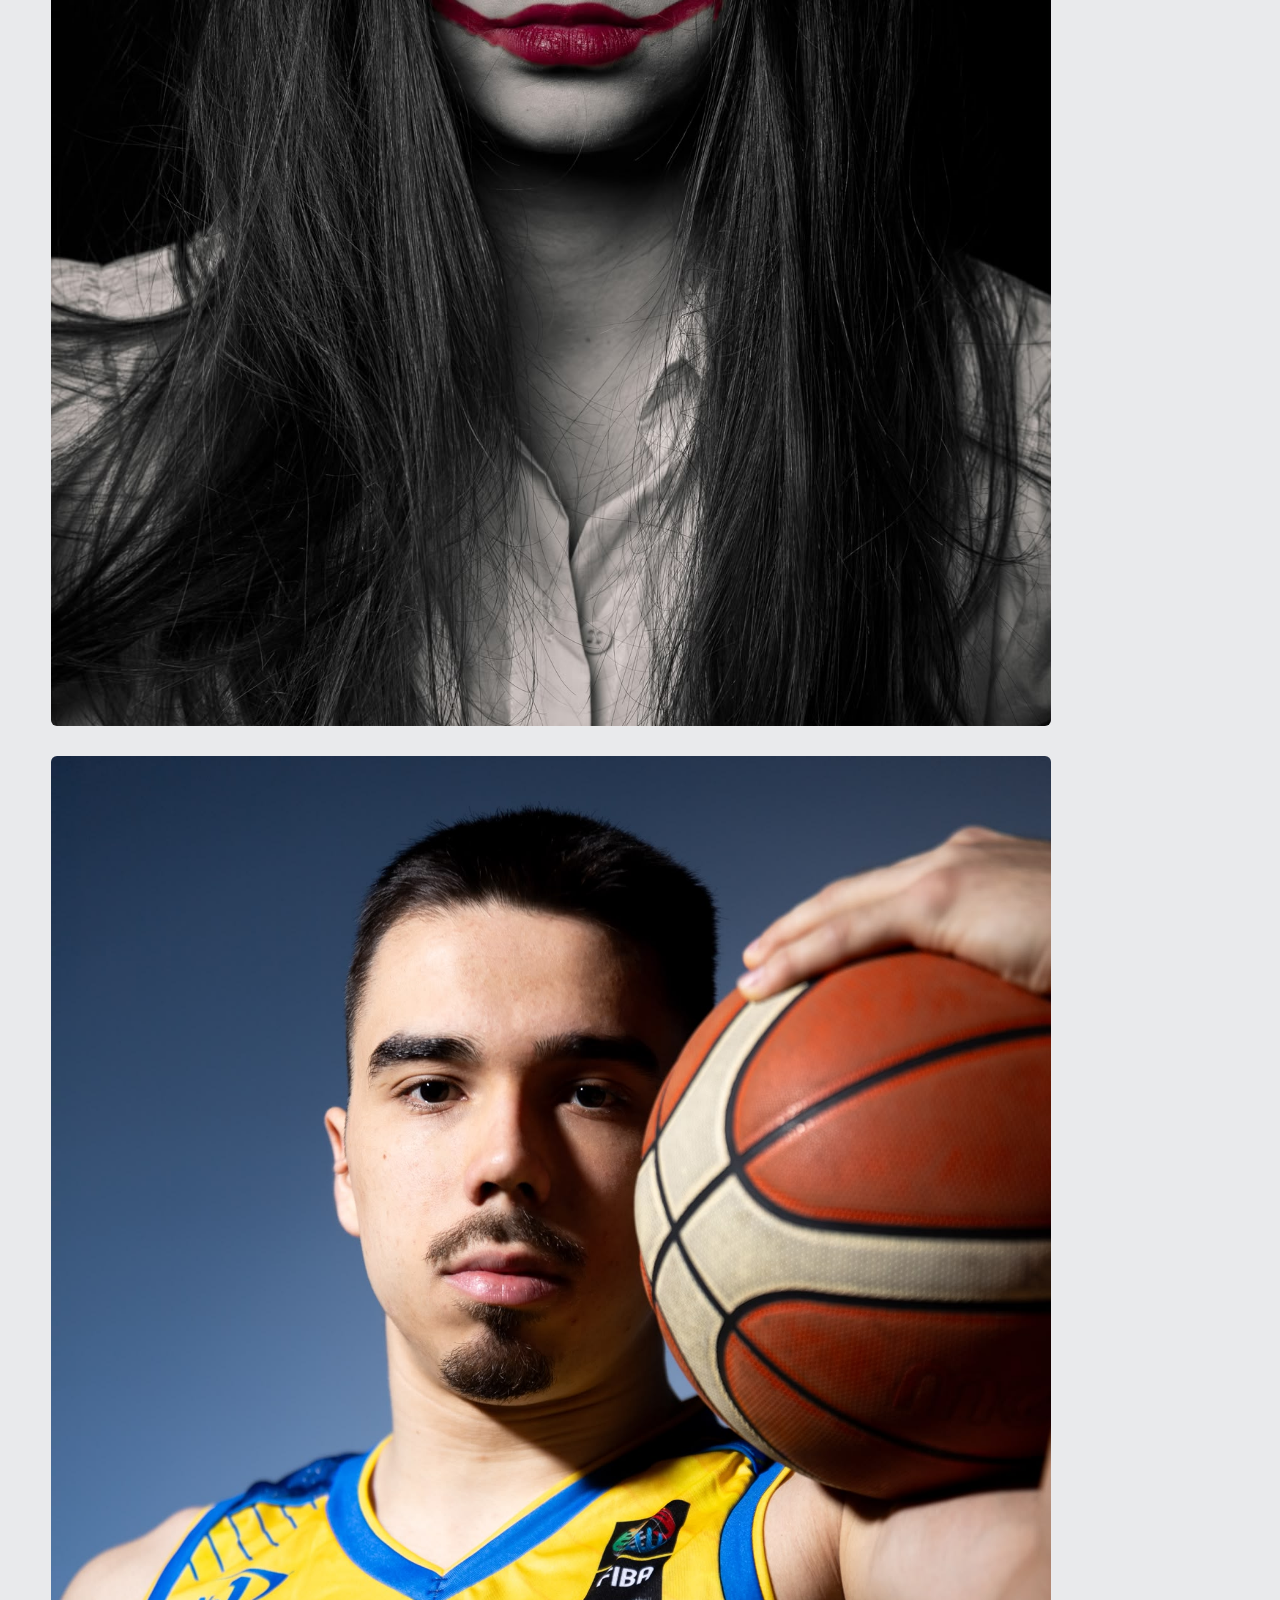
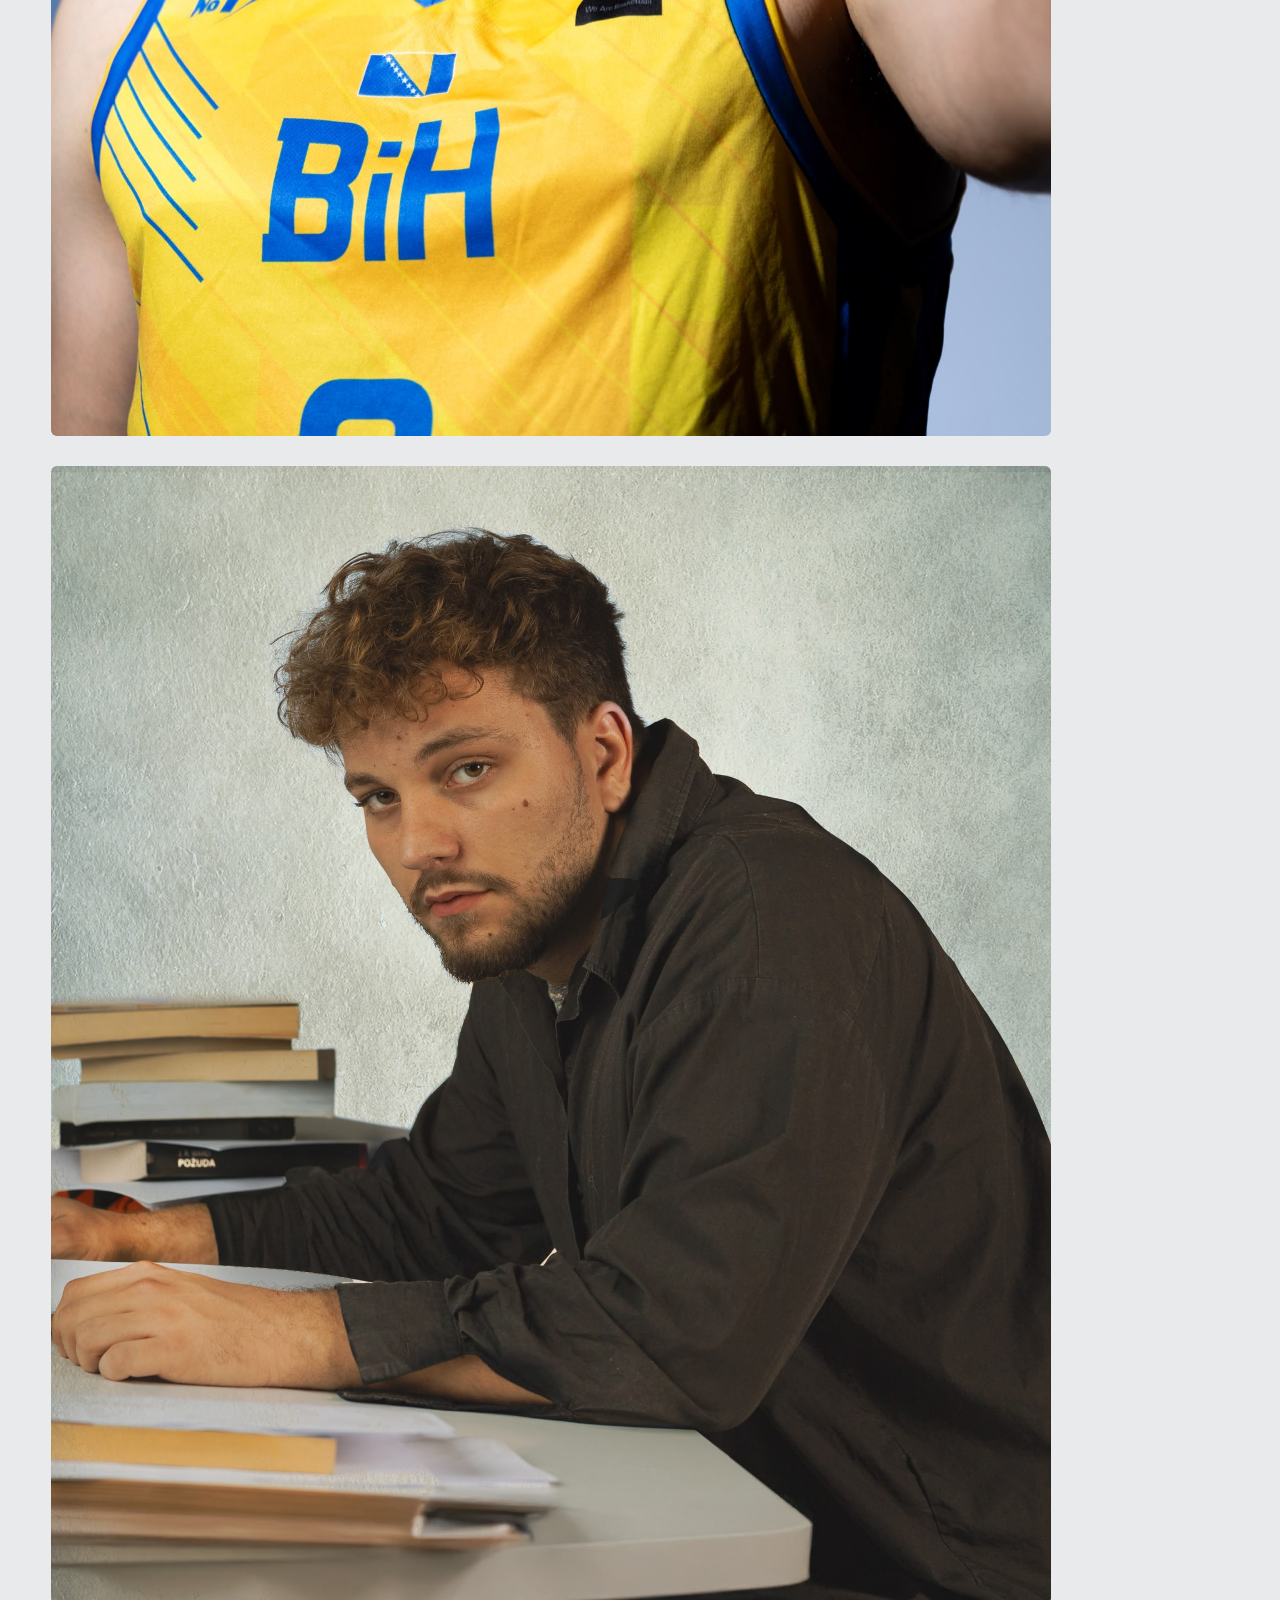
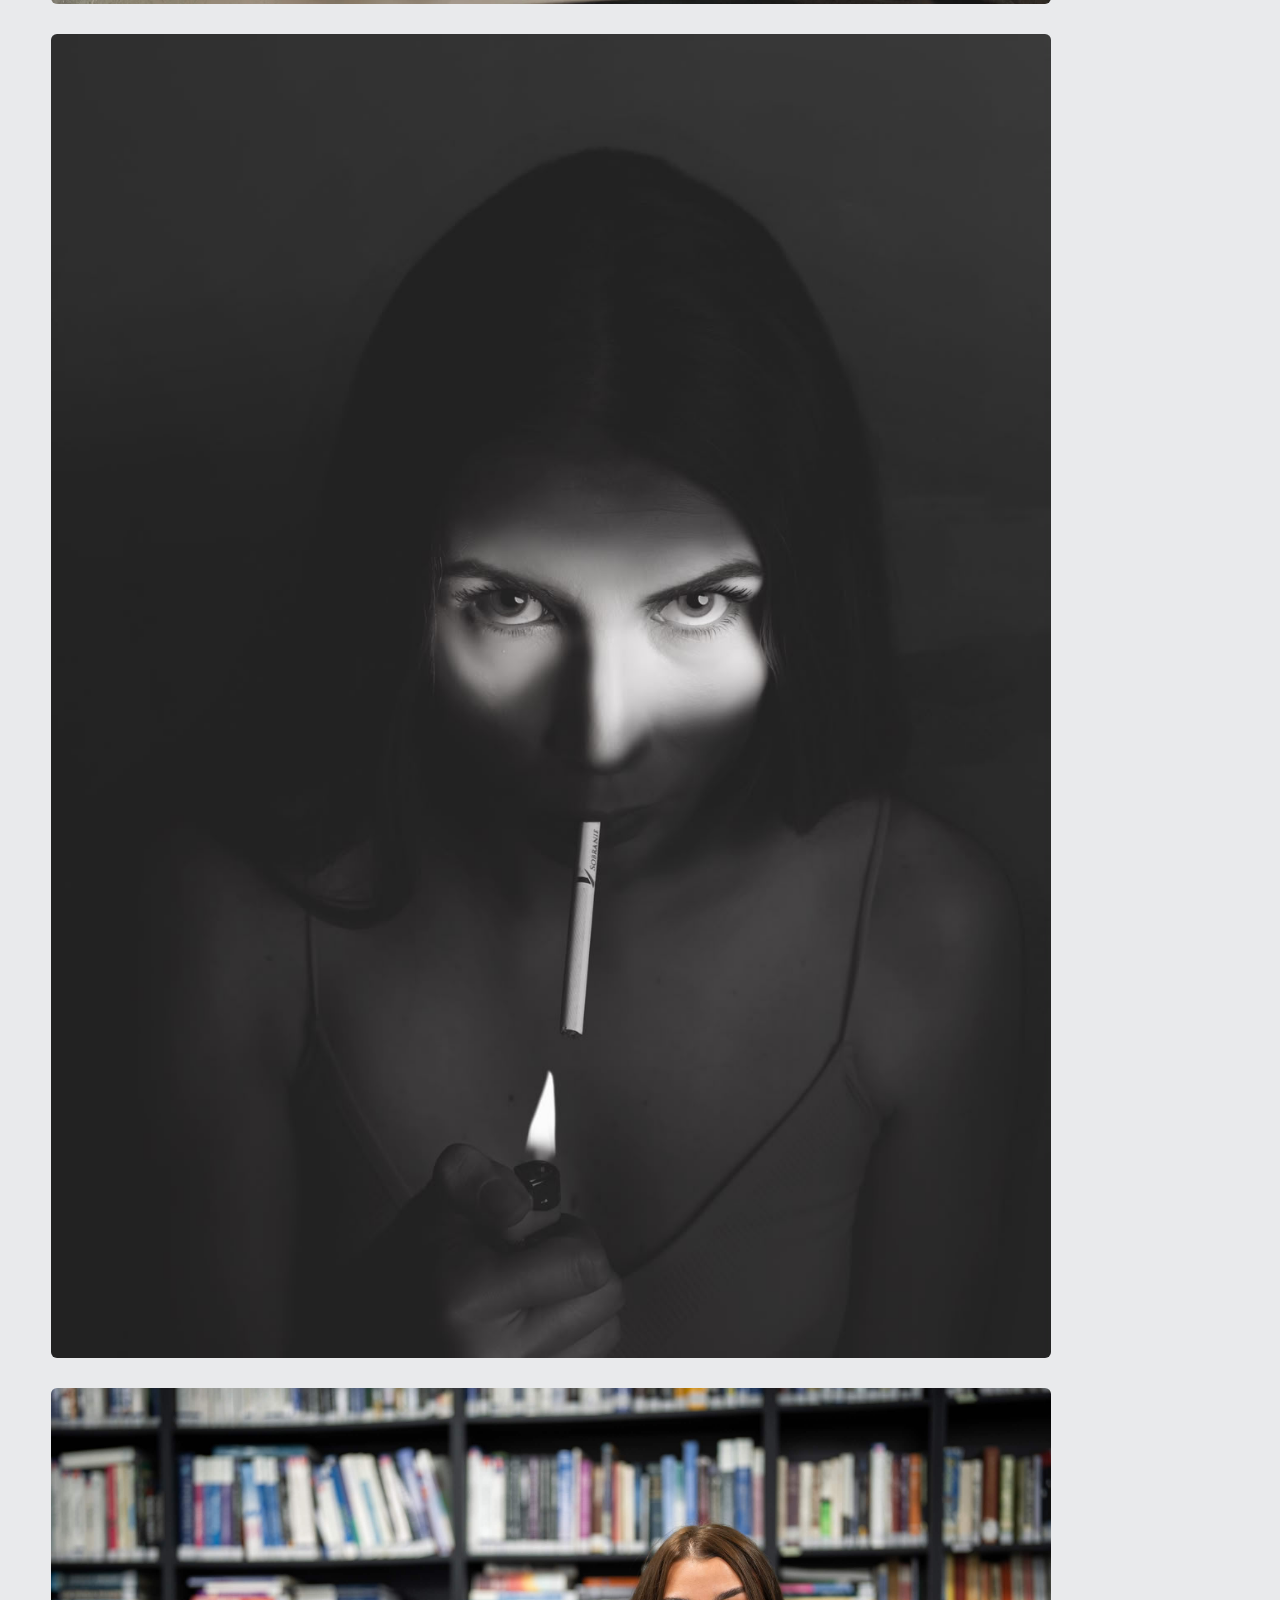
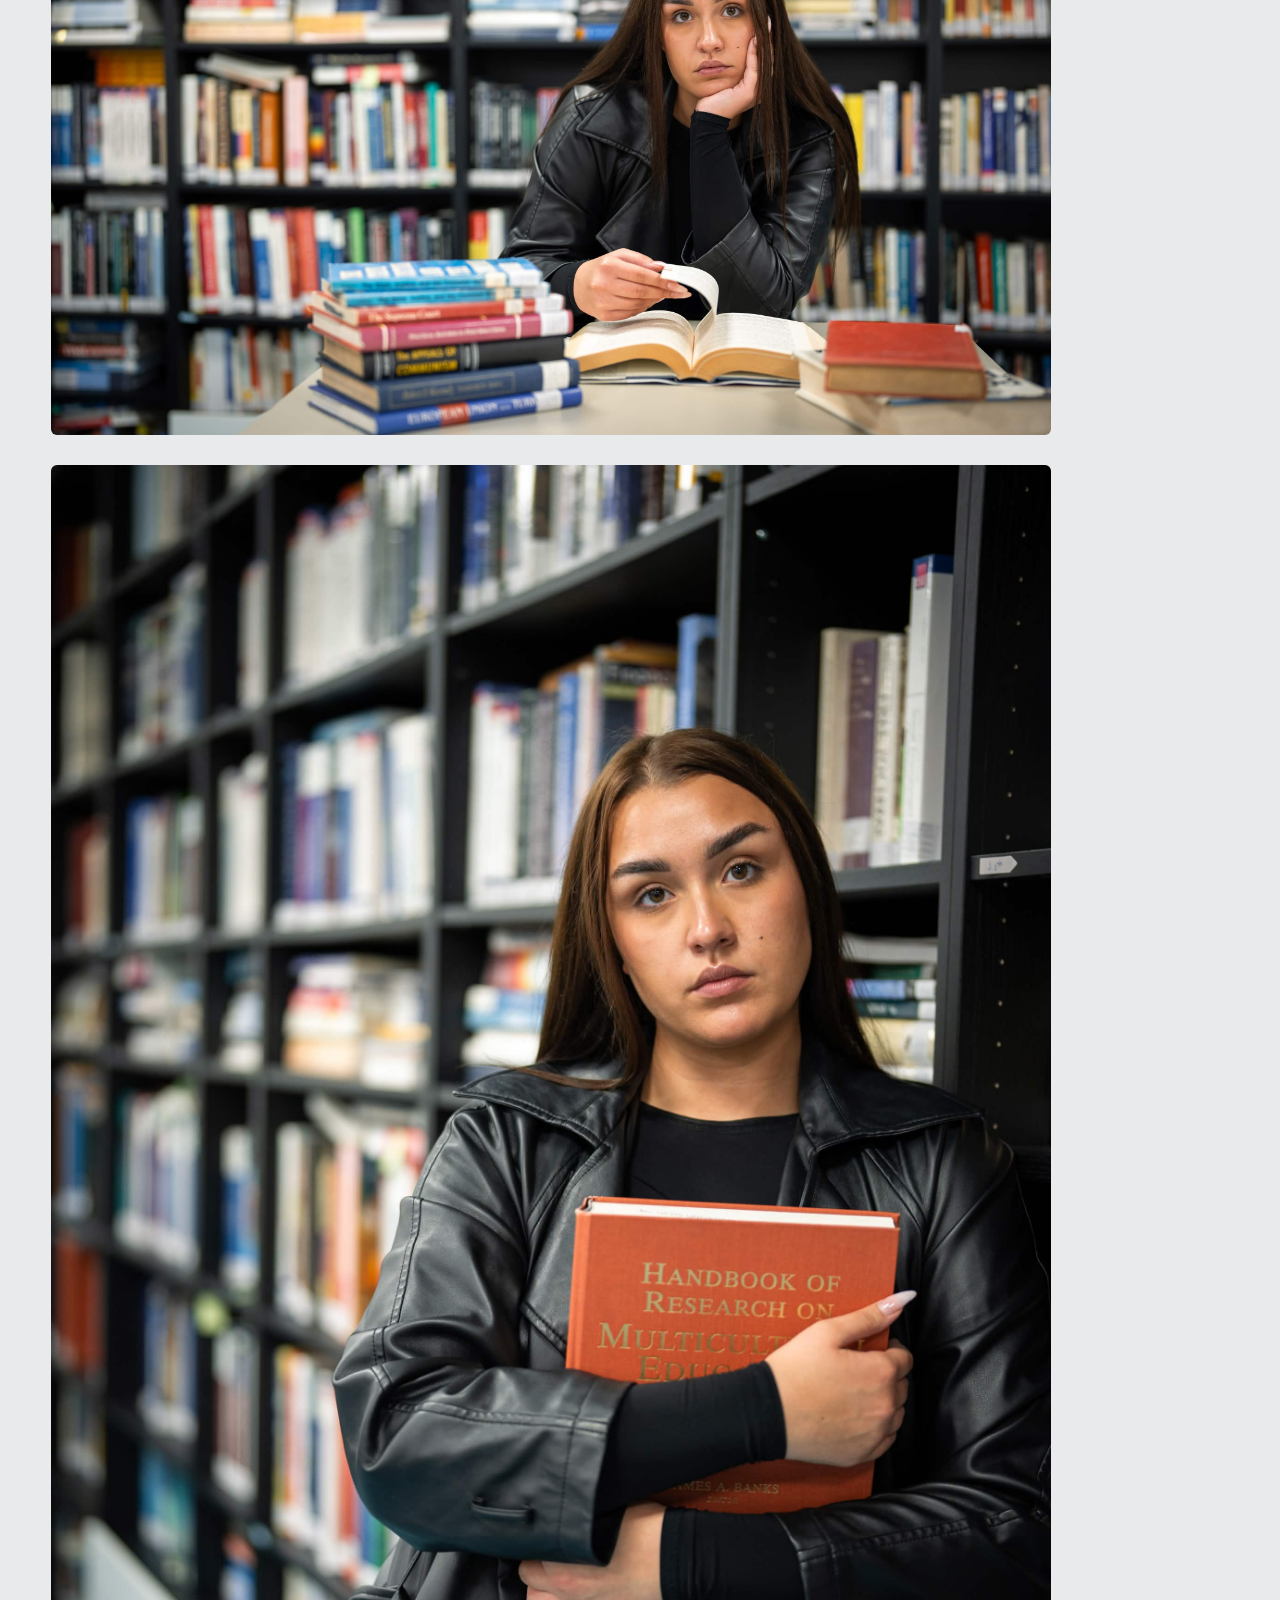
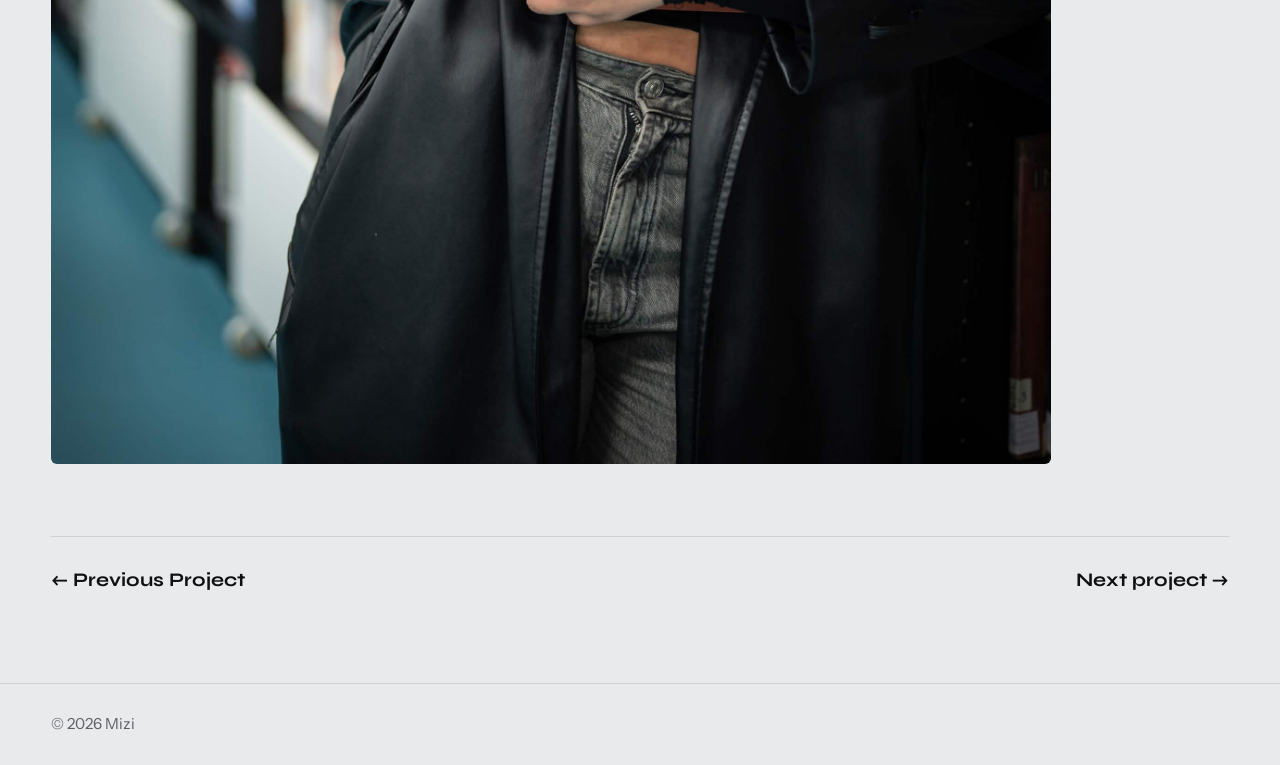
<file: project-5.html>
<!DOCTYPE html>
<html lang="en" data-theme="light">
<head>
  <meta charset="utf-8">
  <meta name="viewport" content="width=device-width, initial-scale=1">

  <title>Portrait Photography - Azur Terzić</title>
  <meta name="description" content="Portrait Photography">

  <script src="early-setup.js"></script>

  <link rel="preconnect" href="https://fonts.googleapis.com">
  <link rel="preconnect" href="https://fonts.gstatic.com" crossorigin>
  <link rel="icon" type="image/svg+xml" href="photos/zt4-icon.svg">
  <link rel="icon" type="image/png" href="photos/zt4-icon.png">
  <link href="https://fonts.googleapis.com/css2?family=Instrument+Sans:wght@400;600&family=Syne:wght@600..800&display=swap" rel="stylesheet">
  <link rel="stylesheet" href="style.css">
</head>

<body>
  <div id="scroll-progress"></div>
  <header class="site-header">
    <div class="container header-row">
      <a class="logo" href="/">Zuka</a>

      <nav class="menu" aria-label="Main">
        <a href="/work">
          <span lang="en">← All work</span><span lang="bs">← Svi radovi</span>
        </a>
      </nav>

      <div class="controls">
        <div class="pill-group" aria-label="Language">
          <button type="button" data-language="bs" aria-pressed="false">BS</button>
          <button type="button" data-language="en" aria-pressed="true">EN</button>
        </div>
        <button type="button" id="theme-button" class="theme-button" aria-label="Dark / light mode">☾</button>
      </div>
    </div>
  </header>

  <main class="project-page">
    <div class="container">

      <p class="project-category">
        <span lang="en">Photography</span><span lang="bs">Fotografija</span>
      </p>

      <h1 class="project-title">
        <span lang="en">Portrait Photography</span><span lang="bs">Portretna fotografija</span>
      </h1>

      <p class="project-intro">
        <span lang="en">A collection of photographs capturing people, everyday moments, and different atmospheres. Each image tells its own story through composition, lighting, and attention to detail, reflecting the character of the subject and the moment captured.</span>
        <span lang="bs">Kolekcija fotografija koje prikazuju ljude, svakodnevne trenutke i različite atmosfere. Svaka fotografija priča svoju priču kroz kompoziciju, osvjetljenje i pažnju posvećenu detaljima, dočaravajući karakter osobe i trenutka koji je zabilježen.</span></p>

      <div class="project-images">
        <img src="photos/kuhanje.jpg" alt="Photo 1" style="view-transition-name: project-1; margin-top: 10px; size: 50px;">
        <img src="photos/baka.jpg" alt="Photo 2" style="view-transition-name: project-1; margin-top: 10px; size: 50px;">
        <img src="photos/ema1.jpg" alt="Photo 3" style="view-transition-name: project-1; margin-top: 10px; size: 50px;">
        <img src="photos/ema2.jpg" alt="Photo 4" style="view-transition-name: project-1; margin-top: 10px; size: 50px;">
        <img src="photos/kerim.jpg" alt="Photo 5" style="view-transition-name: project-1; margin-top: 10px; size: 50px;">
        <img src="photos/edi.jpg" alt="Photo 6" style="view-transition-name: project-1; margin-top: 10px; size: 50px;">
        <img src="photos/cig.jpg" alt="Photo 7" style="view-transition-name: project-1; margin-top: 10px; size: 50px;">
        <img src="photos/libary1.jpg" alt="Photo 8" style="view-transition-name: project-1; margin-top: 10px; size: 50px;">
        <img src="photos/libary2.jpg" alt="Photo 9" style="view-transition-name: project-1; margin-top: 10px; size: 50px;">
      </div>


      <!-- Bottom links -->
      <nav class="project-nav" aria-label="Project navigation">
        <a href="/project-4.html"><span lang="en">← Previous Project</span><span lang="bs">← Prethodni projekt</span></a>
        <a href="/project-6.html"><span lang="en">Next project →</span><span lang="bs">Sljedeći projekat →</span></a>
      </nav>

    </div>
  </main>


  <footer class="site-footer">
    <div class="container">
      &copy; <span id="year"></span> Mizi
    </div>
  </footer>

  <script src="project.js"></script>
</body>
</html>
</file>
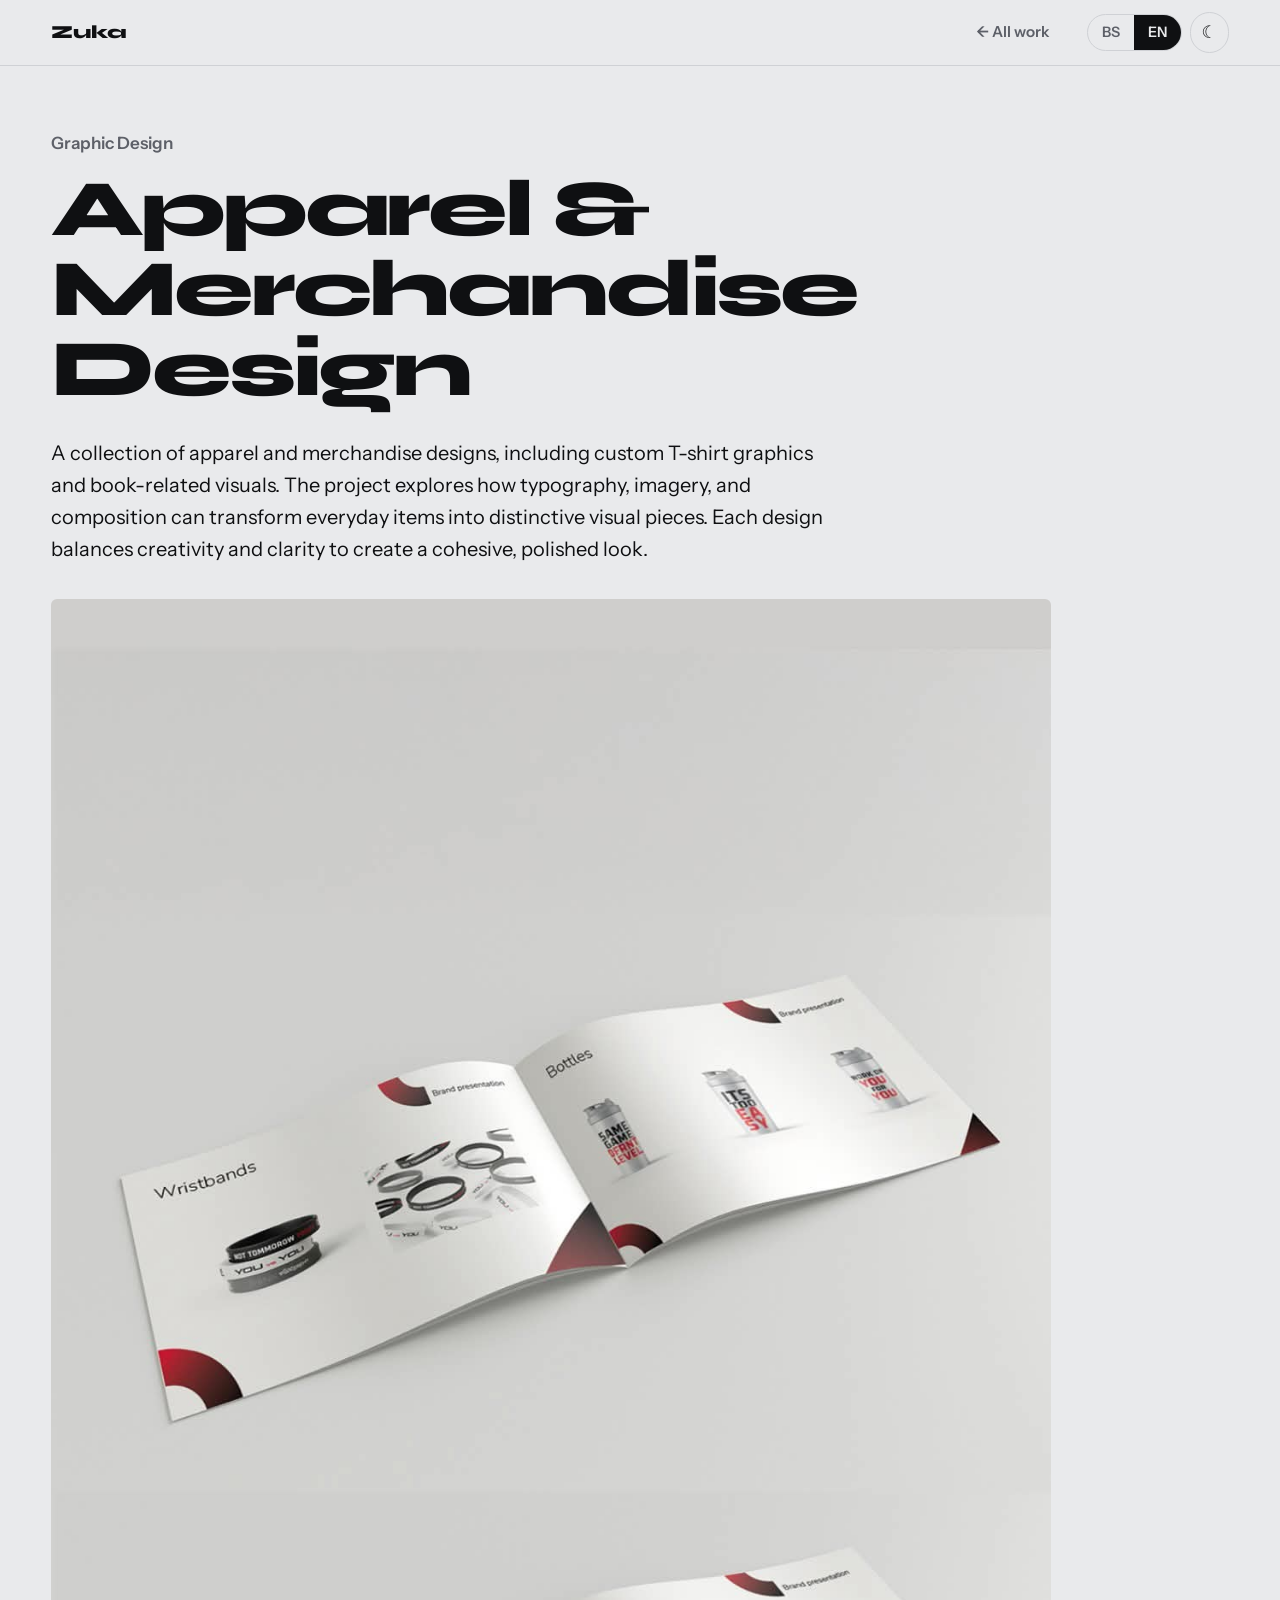
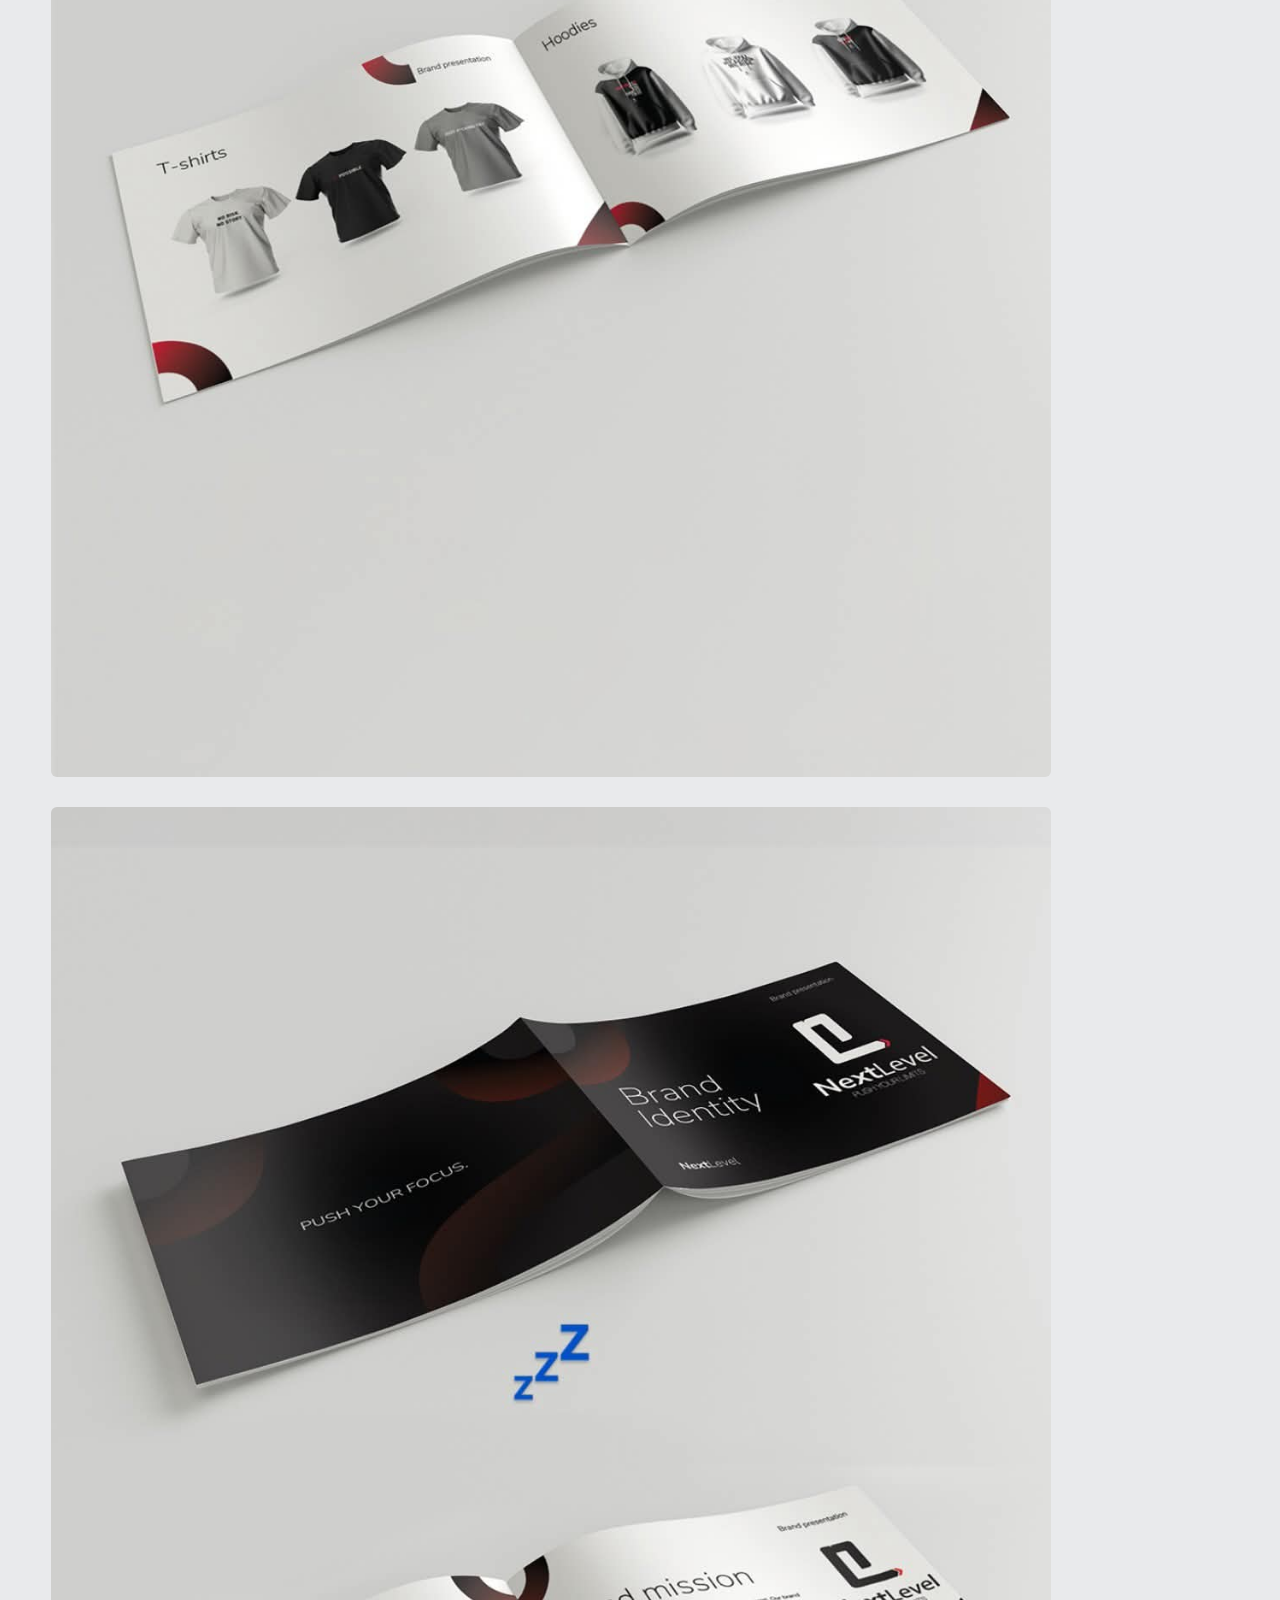
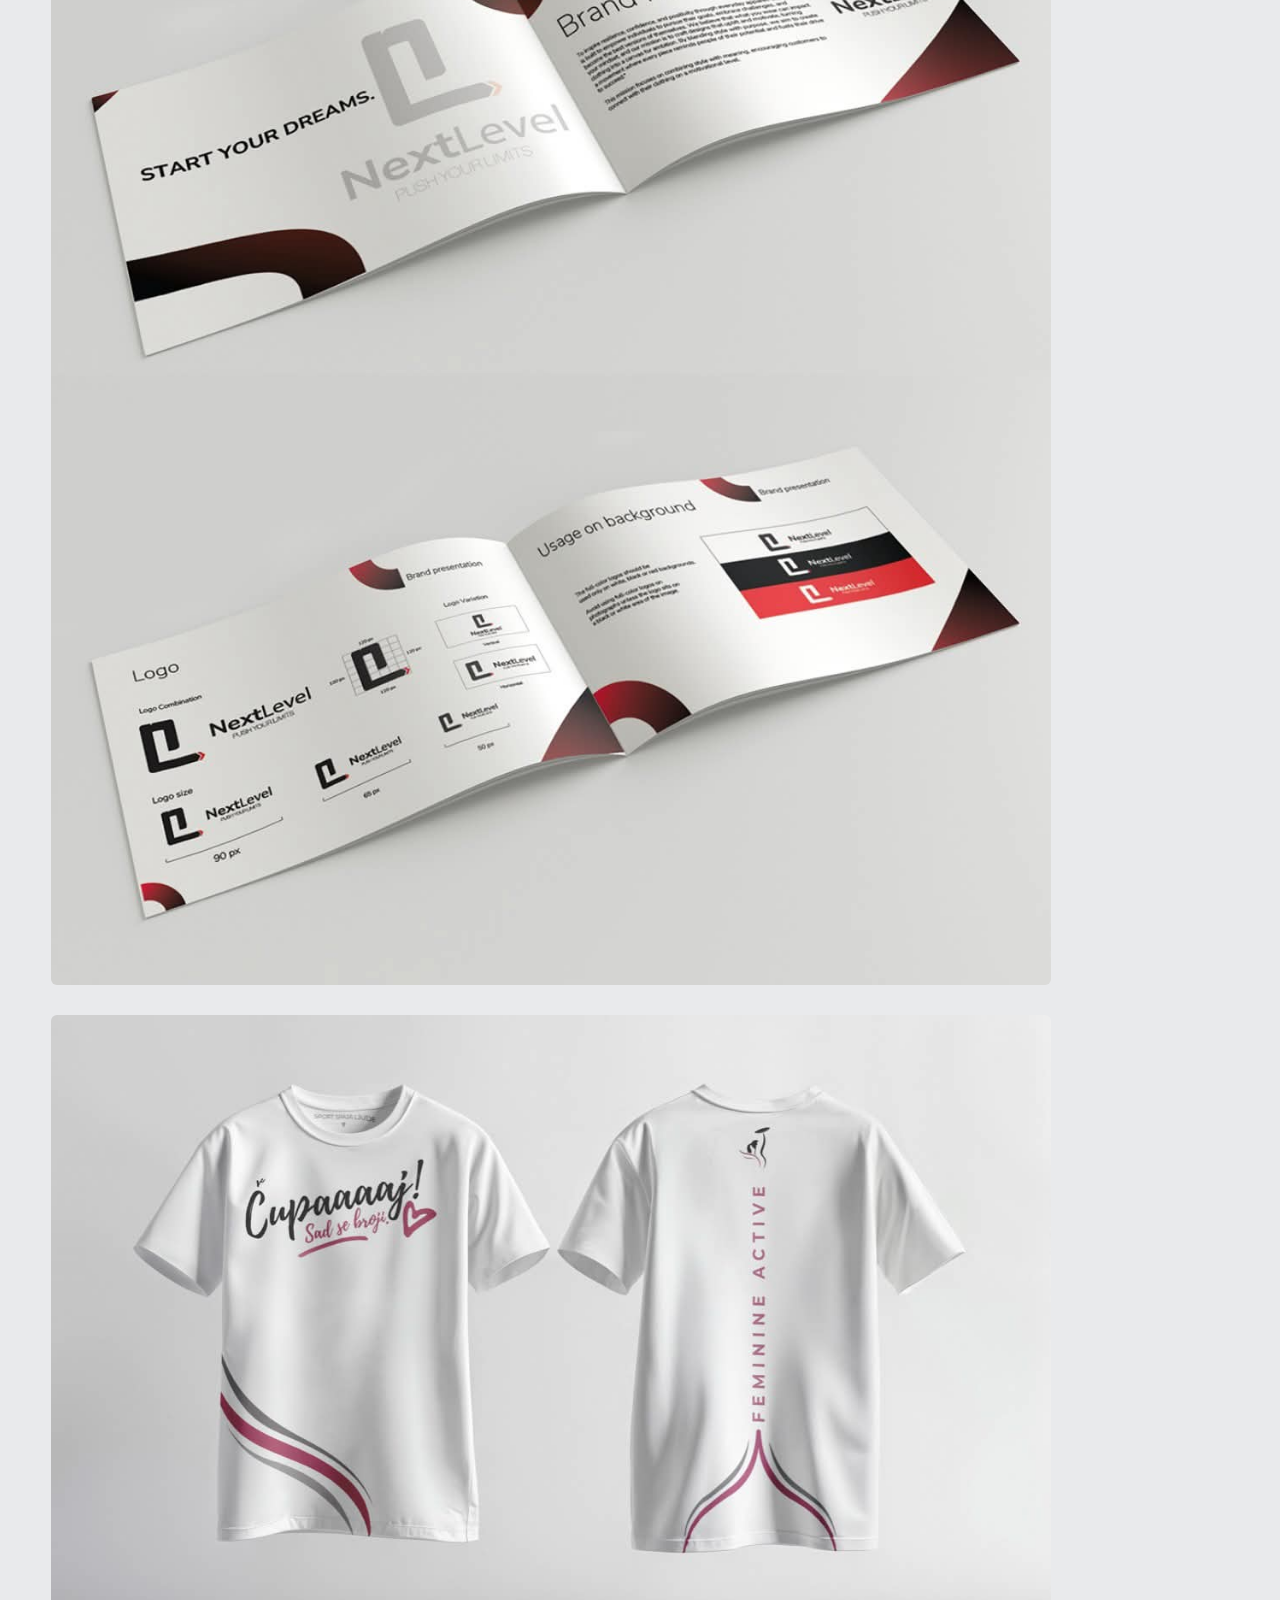
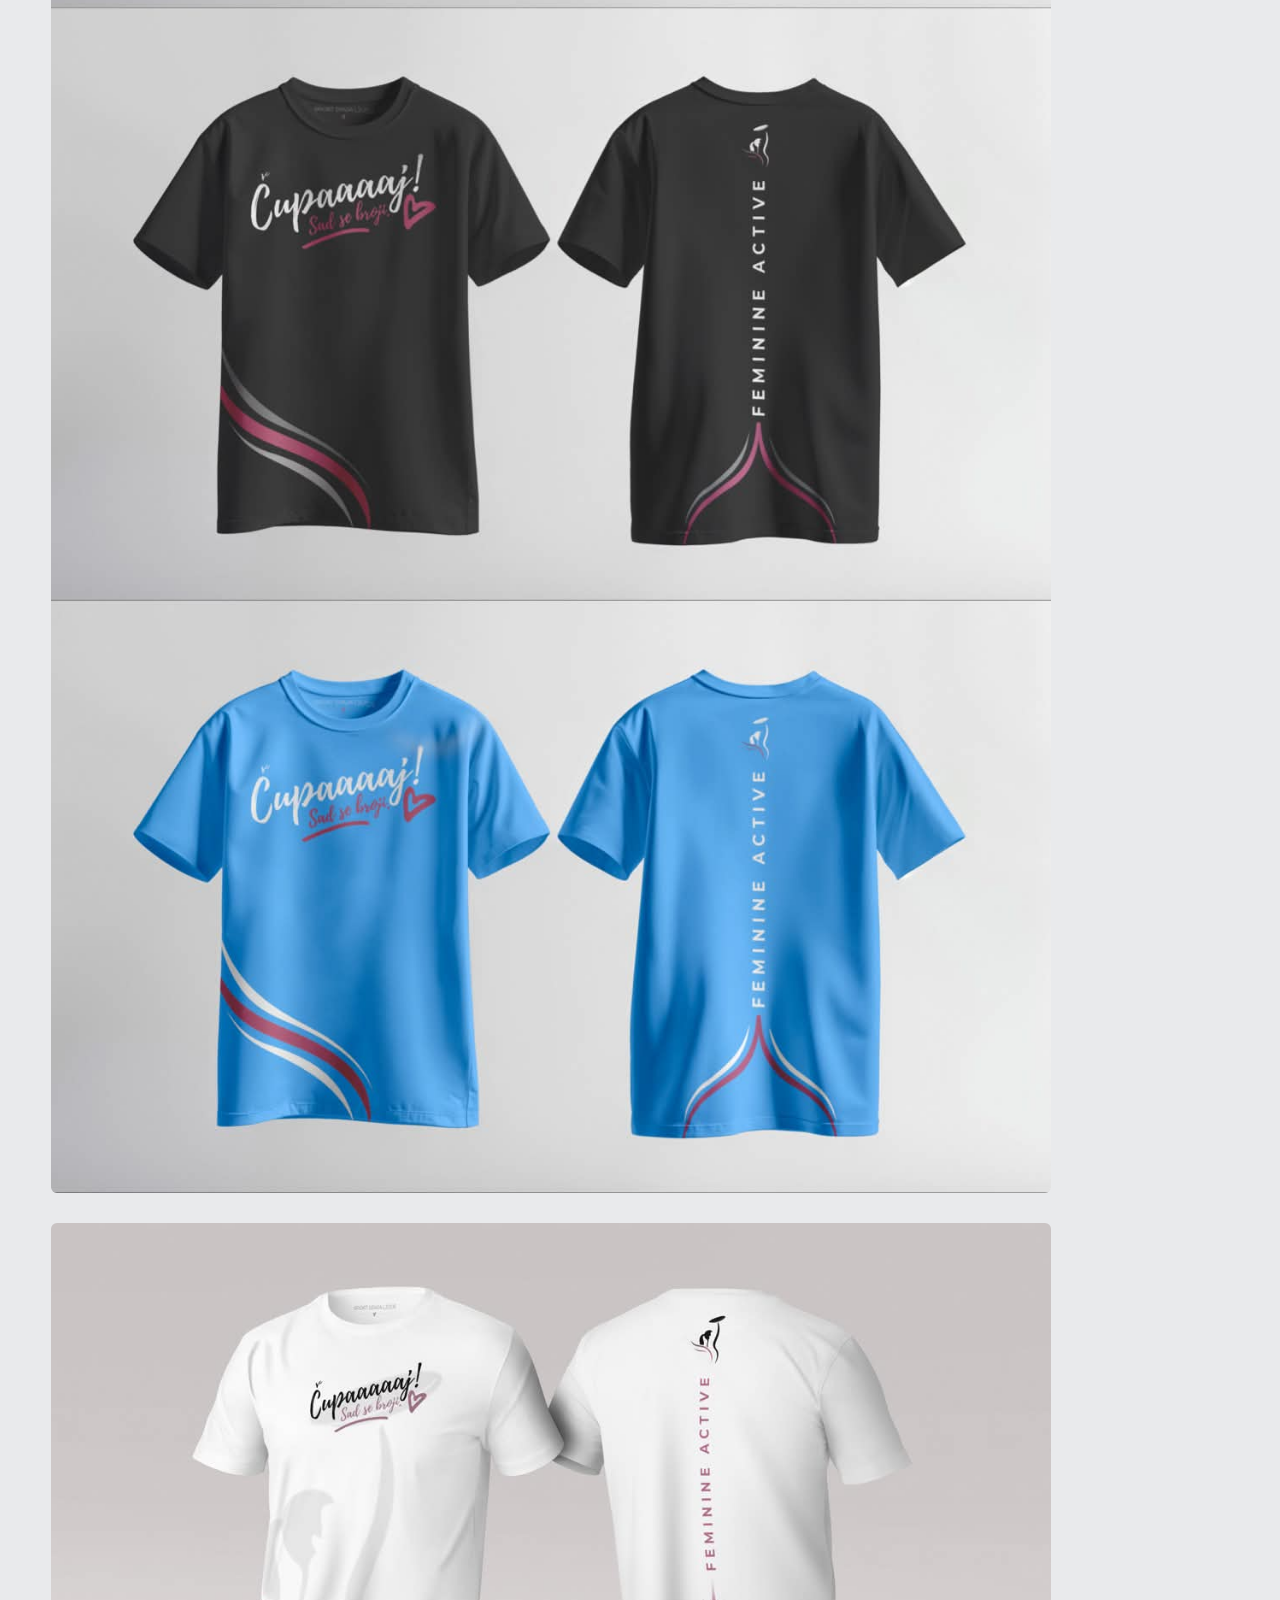
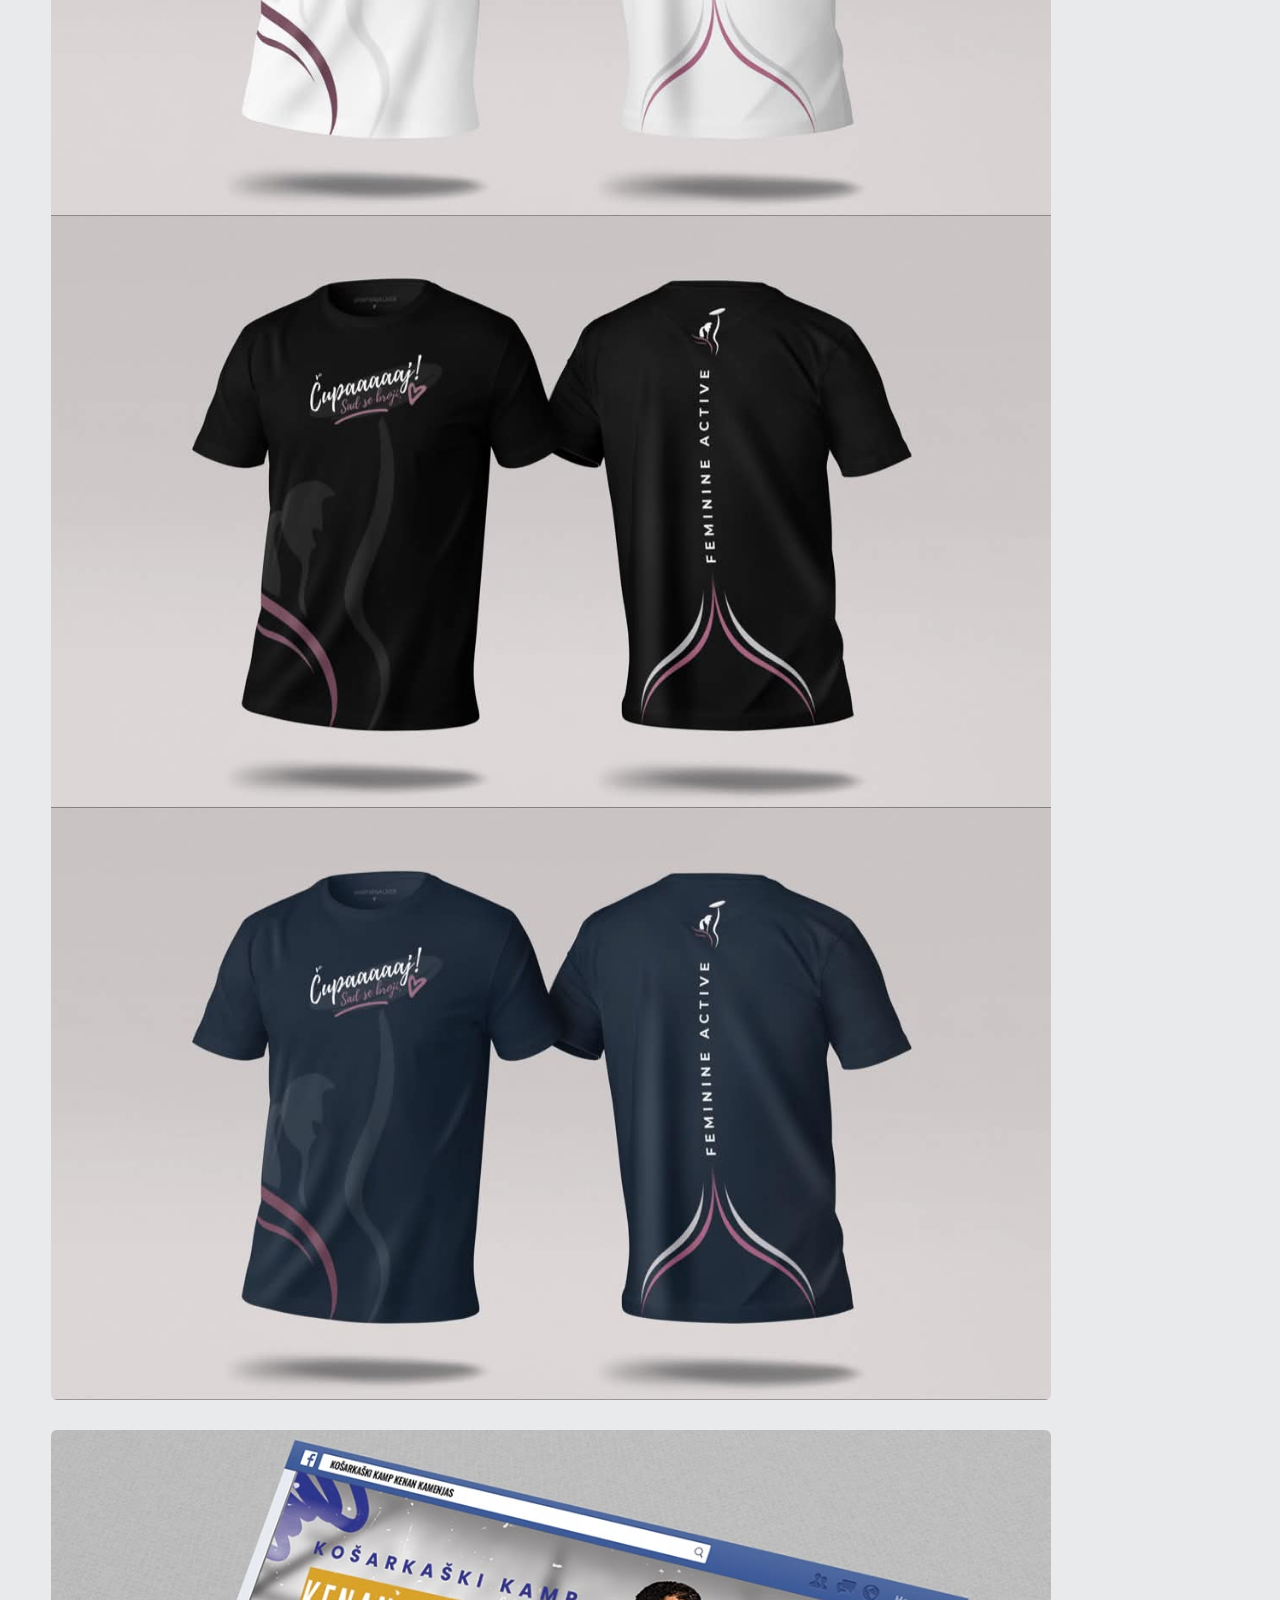
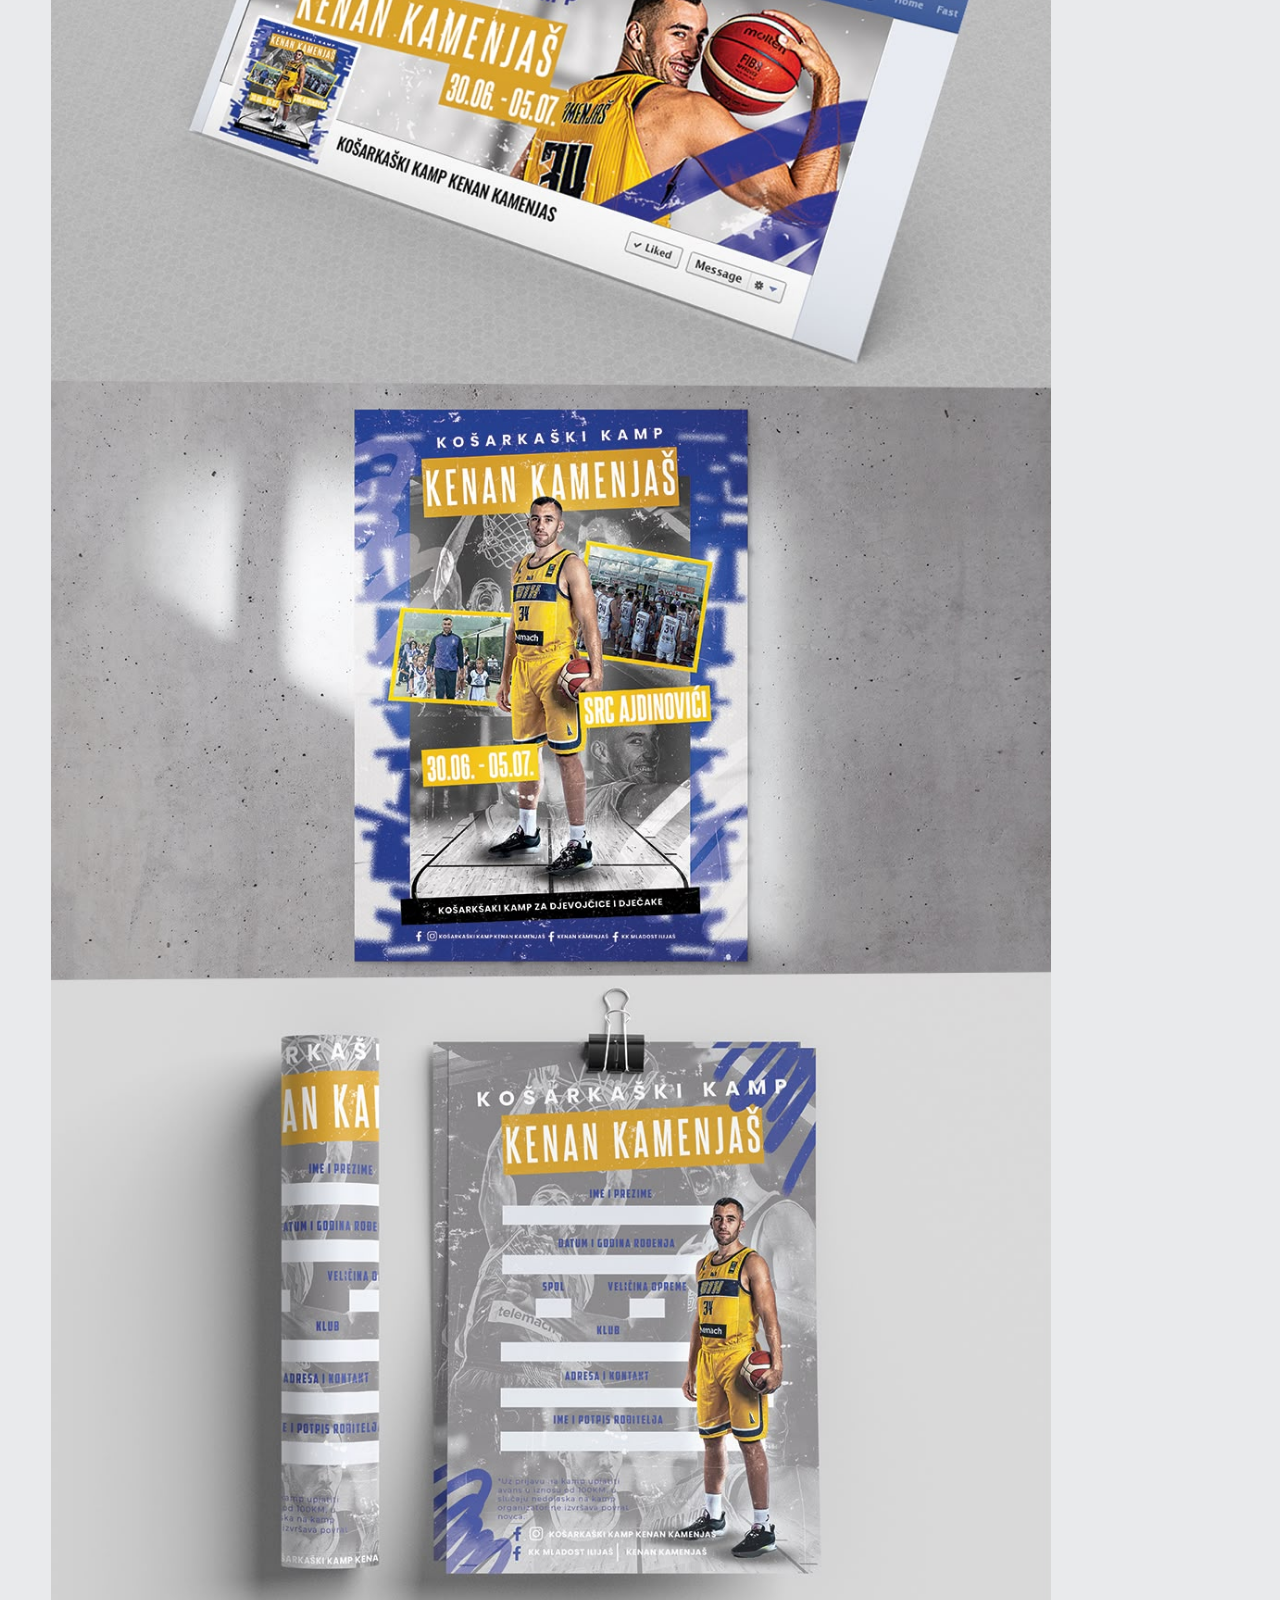
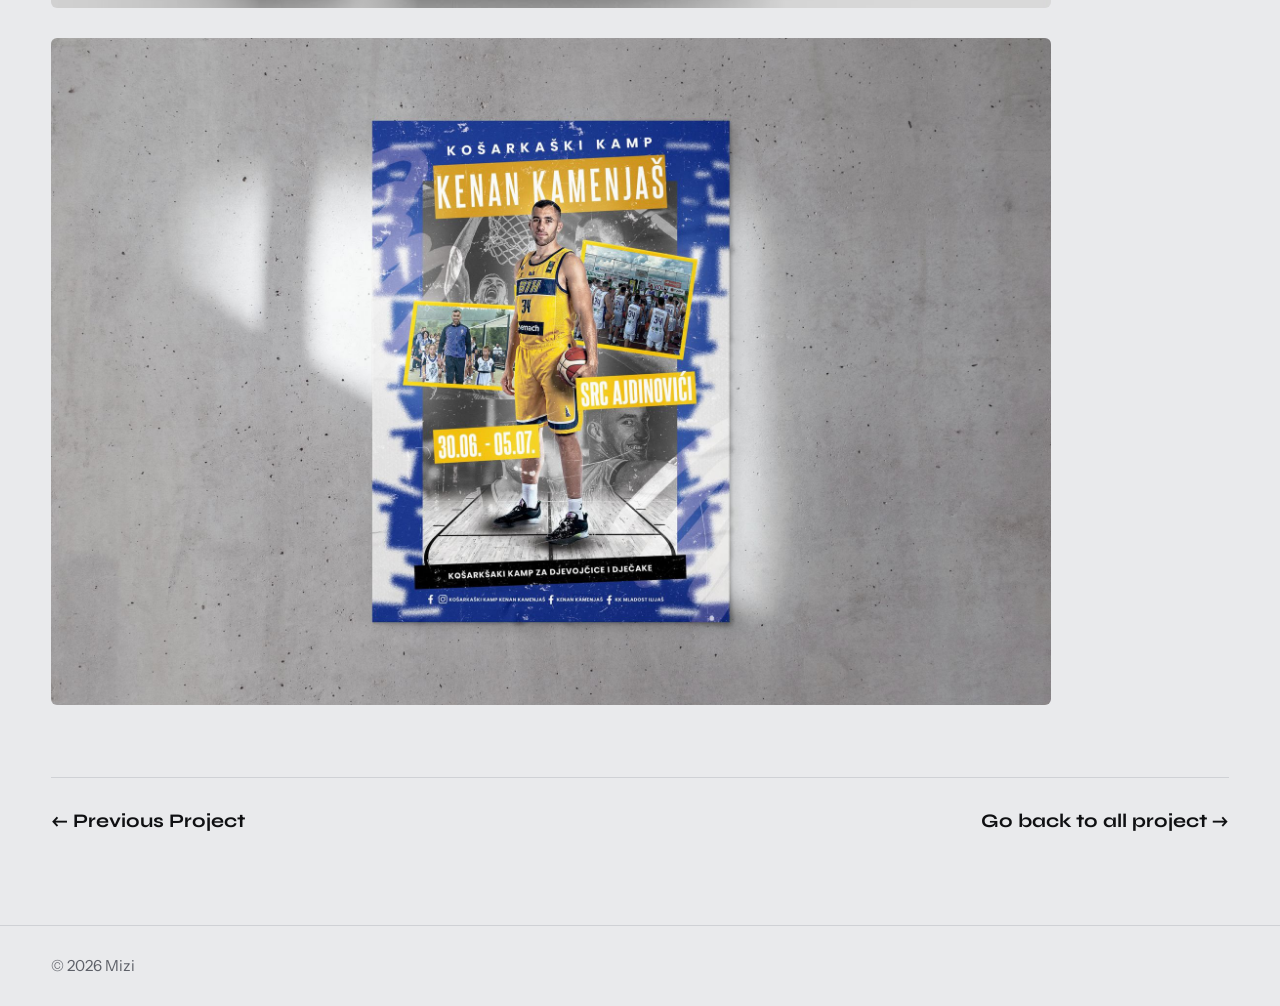
<file: project-6.html>
<!DOCTYPE html>
<html lang="en" data-theme="light">
<head>
  <meta charset="utf-8">
  <meta name="viewport" content="width=device-width, initial-scale=1">

  <title>Apparel & Merchandise Design - Azur Terzić</title>
  <meta name="description" content="Apparel & Merchandise Design">

  <script src="early-setup.js"></script>

  <link rel="preconnect" href="https://fonts.googleapis.com">
  <link rel="preconnect" href="https://fonts.gstatic.com" crossorigin>
  <link rel="icon" type="image/svg+xml" href="photos/zt4-icon.svg">
  <link rel="icon" type="image/png" href="photos/zt4-icon.png">
  <link href="https://fonts.googleapis.com/css2?family=Instrument+Sans:wght@400;600&family=Syne:wght@600..800&display=swap" rel="stylesheet">
  <link rel="stylesheet" href="style.css">
</head>

<body>
  <div id="scroll-progress"></div>
  <header class="site-header">
    <div class="container header-row">
      <a class="logo" href="/">Zuka</a>

      <nav class="menu" aria-label="Main">
        <a href="/work">
          <span lang="en">← All work</span><span lang="bs">← Svi radovi</span>
        </a>
      </nav>

      <div class="controls">
        <div class="pill-group" aria-label="Language">
          <button type="button" data-language="bs" aria-pressed="false">BS</button>
          <button type="button" data-language="en" aria-pressed="true">EN</button>
        </div>
        <button type="button" id="theme-button" class="theme-button" aria-label="Dark / light mode">☾</button>
      </div>
    </div>
  </header>

  <main class="project-page">
    <div class="container">

      <p class="project-category">
        <span lang="en">Graphic Design</span><span lang="bs">Grafički dizajn</span>
      </p>

      <h1 class="project-title">
        <span lang="en">Apparel & Merchandise Design</span><span lang="bs">Dizajn promotivnih proizvoda</span>
      </h1>

      <p class="project-intro">
        <span lang="en">A collection of apparel and merchandise designs, including custom T-shirt graphics and book-related visuals. The project explores how typography, imagery, and composition can transform everyday items into distinctive visual pieces. Each design balances creativity and clarity to create a cohesive, polished look.</span>
        <span lang="bs">Kolekcija dizajna odjeće i različitih proizvoda, uključujući grafike za majice i vizuelna rješenja povezana s knjigama. Projekat istražuje kako se tipografija, fotografija i kompozicija mogu spojiti u upečatljiv vizuelni izraz. Svaki dizajn povezuje kreativnost i jasnoću kako bi se postigao skladan i profesionalan izgled.</span></p>

      <div class="project-images">
        <img src="photos/knjiga1.jpg" alt="Photo 1" style="view-transition-name: project-1; margin-top: 10px; size: 50px;">
        <img src="photos/knjiga2.jpg" alt="Photo 2" style="view-transition-name: project-1; margin-top: 10px; size: 50px;">
        <img src="photos/majice.jpg" alt="Photo 3" style="view-transition-name: project-1; margin-top: 10px; size: 50px;">
        <img src="photos/majice2.jpg" alt="Photo 4" style="view-transition-name: project-1; margin-top: 10px; size: 50px;">
        <img src="photos/kameni.jpg" alt="Photo 5" style="view-transition-name: project-1; margin-top: 10px; size: 50px;">
        <img src="photos/kameni2.jpg" alt="Photo 6" style="view-transition-name: project-1; margin-top: 10px; size: 50px;">
     </div>


      <!-- Bottom links -->
      <nav class="project-nav" aria-label="Project navigation">
        <a href="/project-5.html"><span lang="en">← Previous Project</span><span lang="bs">← Prethodni projekt</span></a>
        <a href="/work"><span lang="en">Go back to all project →</span><span lang="bs">Nazad na projekat →</span></a>
      </nav>

    </div>
  </main>


  <footer class="site-footer">
    <div class="container">
      &copy; <span id="year"></span> Mizi
    </div>
  </footer>

  <script src="project.js"></script>
</body>
</html>
</file>
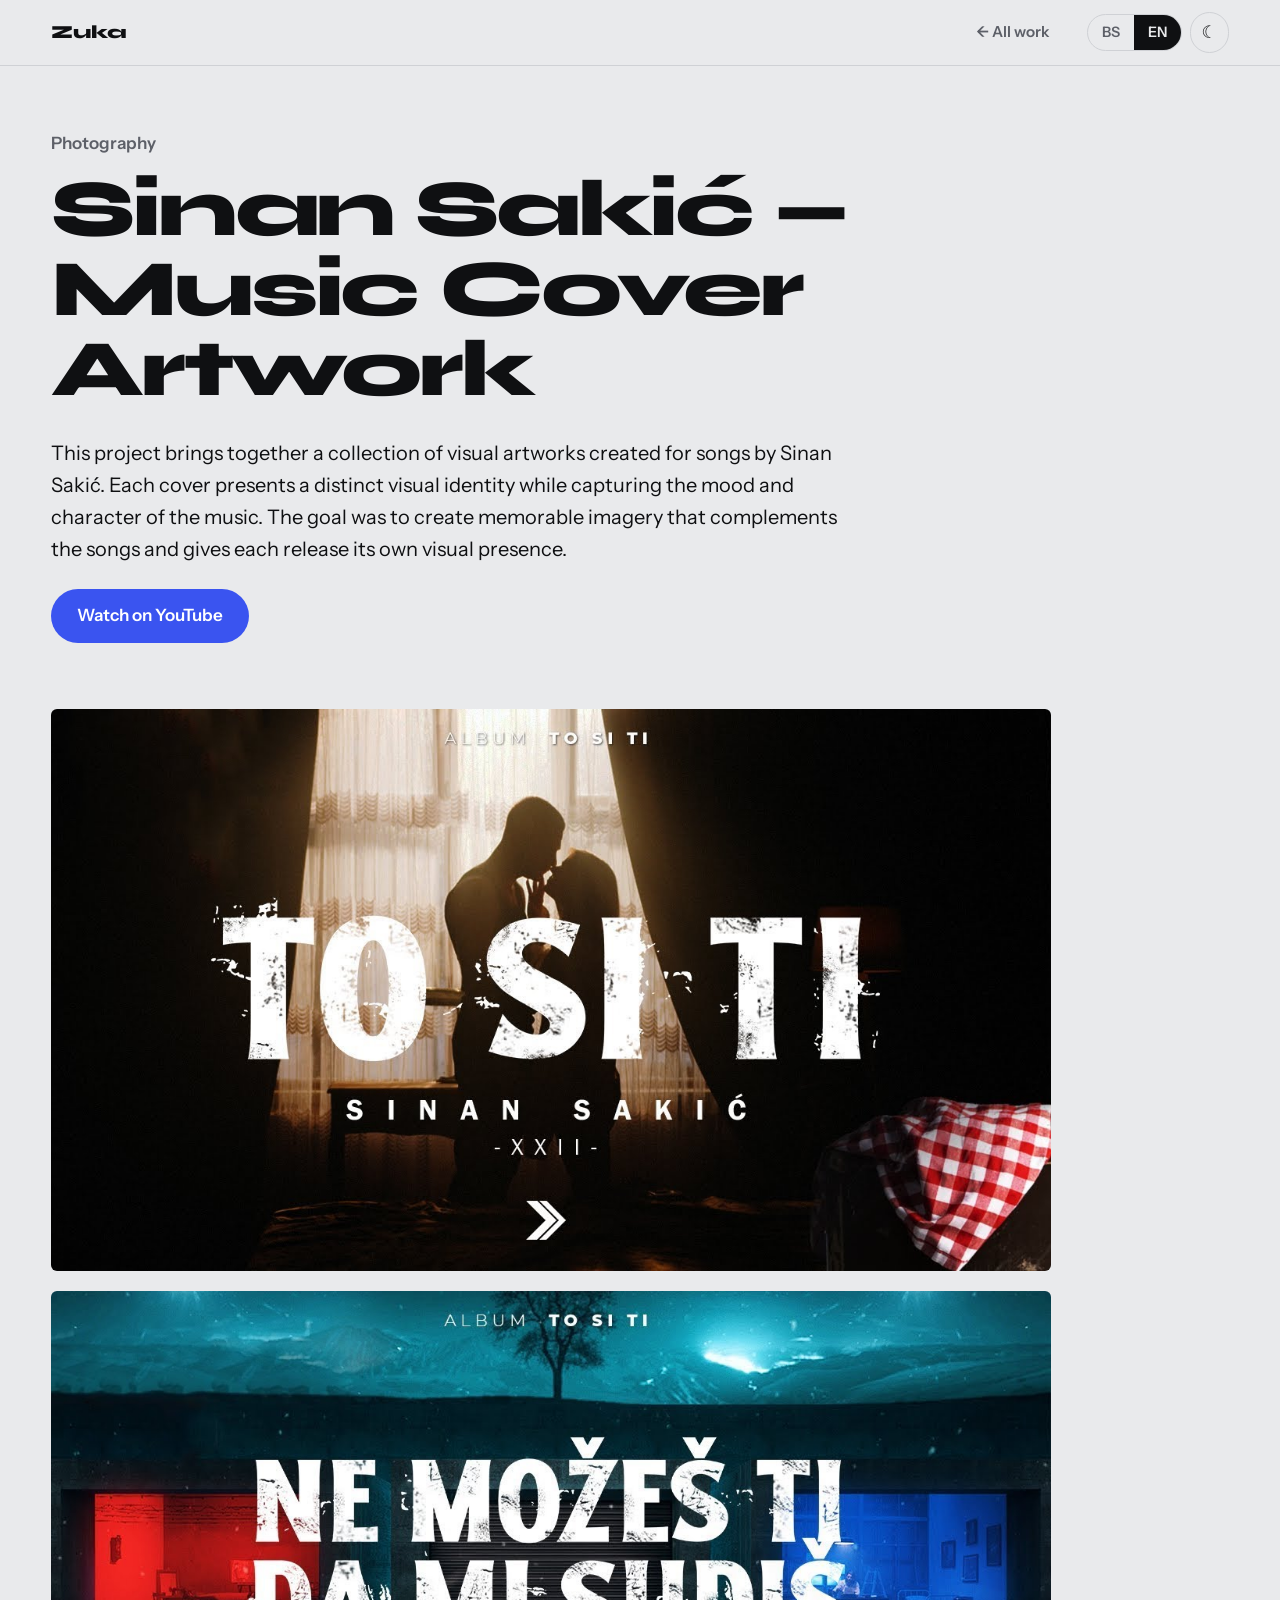
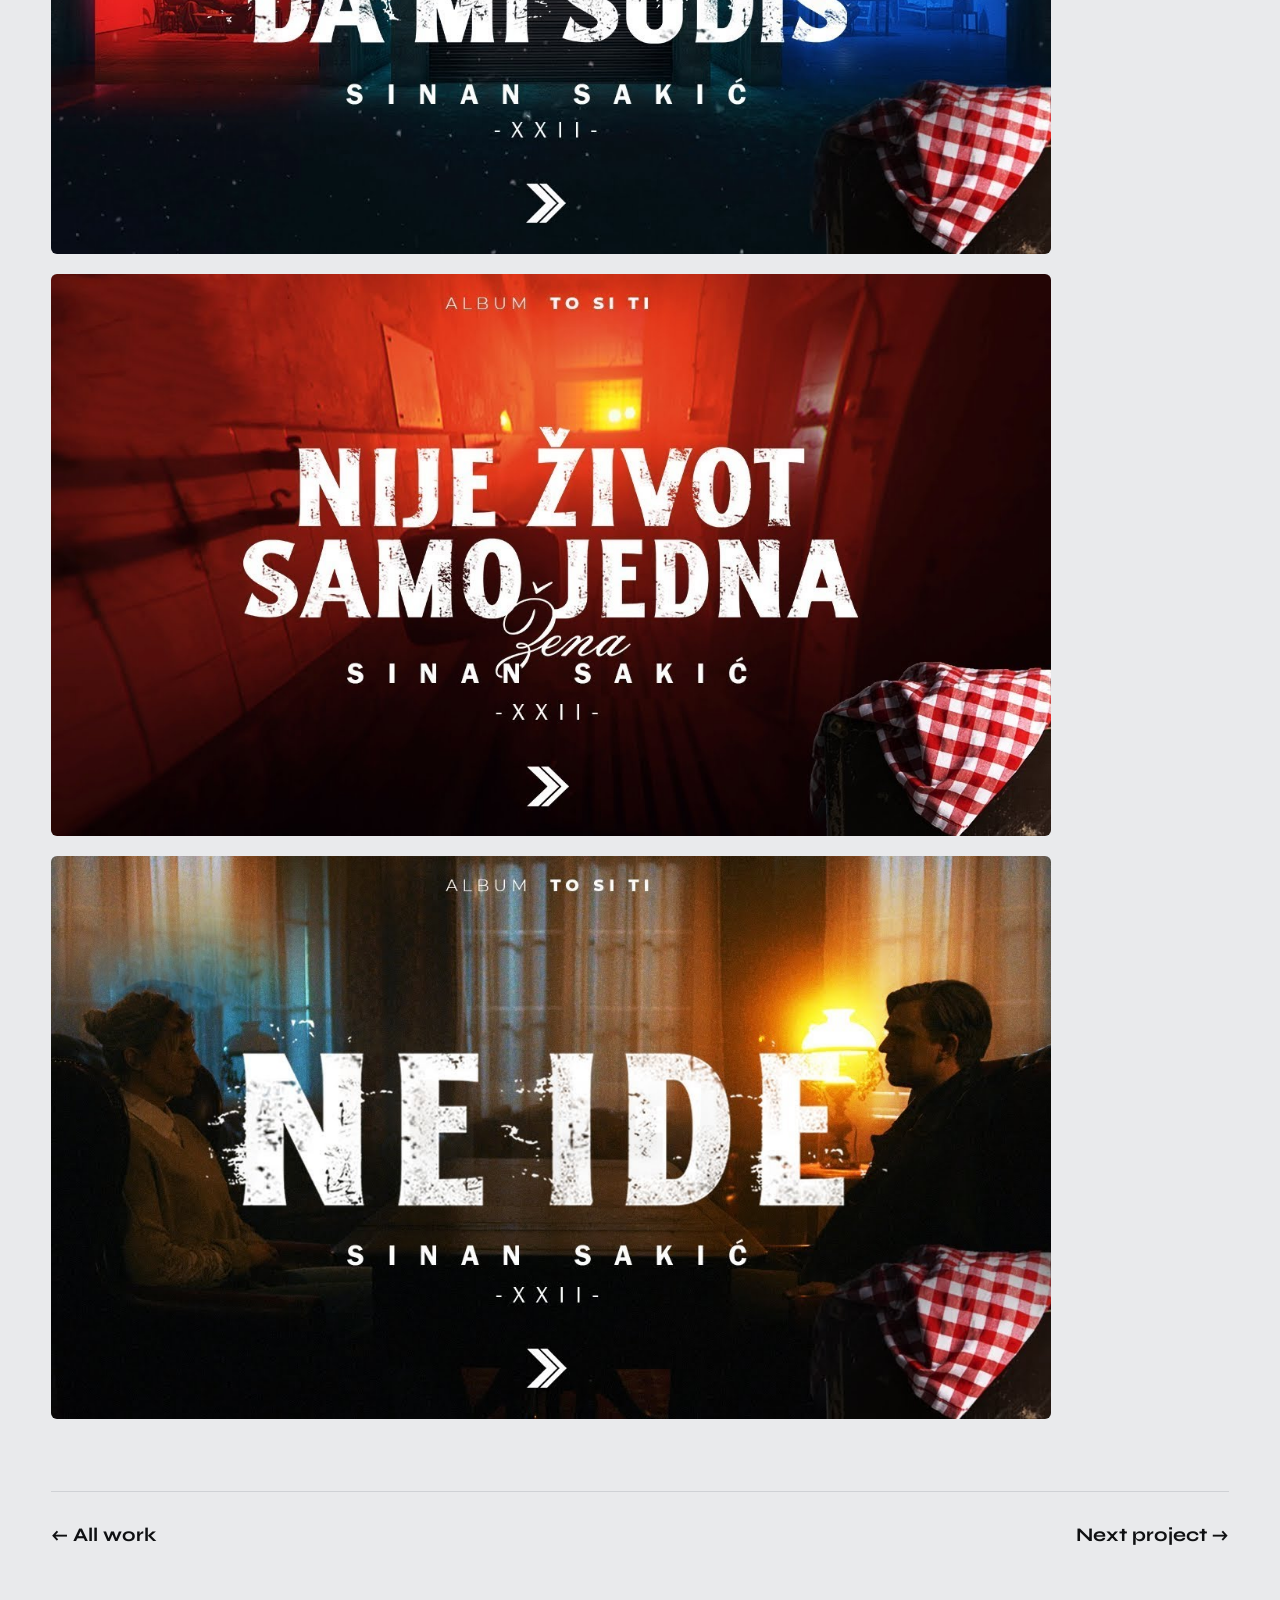
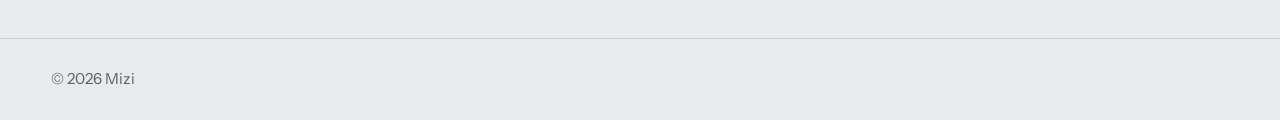
<file: zuka-portfolio/project-1.html>
<!DOCTYPE html>
<html lang="en" data-theme="light">
<head>
  <meta charset="utf-8">
  <meta name="viewport" content="width=device-width, initial-scale=1">

  <title>Sinan Sakić Cover - Zuka</title>
  <meta name="description" content="Photography for the song To si ti by Sinan Sakic.">

  <script src="early-setup.js"></script>

  <link rel="preconnect" href="https://fonts.googleapis.com">
  <link rel="preconnect" href="https://fonts.gstatic.com" crossorigin>
  <link href="https://fonts.googleapis.com/css2?family=Instrument+Sans:wght@400;600&family=Syne:wght@600..800&display=swap" rel="stylesheet">
  <link rel="stylesheet" href="style.css">
</head>

<body>
  <div id="scroll-progress"></div>
  <header class="site-header">
    <div class="container header-row">
      <a class="logo" href="index.html">Zuka</a>

      <nav class="menu" aria-label="Main">
        <a href="index.html#work">
          <span lang="en">← All work</span><span lang="bs">← Svi radovi</span>
        </a>
      </nav>

      <div class="controls">
        <div class="pill-group" aria-label="Language">
          <button type="button" data-language="bs" aria-pressed="false">BS</button>
          <button type="button" data-language="en" aria-pressed="true">EN</button>
        </div>
        <button type="button" id="theme-button" class="theme-button" aria-label="Dark / light mode">☾</button>
      </div>
    </div>
  </header>


  <main class="project-page">
    <div class="container">

      <p class="project-category">
        <span lang="en">Photography</span><span lang="bs">Fotografija</span>
      </p>

      <h1 class="project-title">
        <span lang="en">Sinan Sakić — Music Cover Artwork</span><span lang="bs">Sinan Sakić — Dizajn muzičkog covera</span>
      </h1>

      <p class="project-intro">
        <span lang="en">This project brings together a collection of visual artworks created for songs by Sinan Sakić. Each cover presents a distinct visual identity while capturing the mood and character of the music. The goal was to create memorable imagery that complements the songs and gives each release its own visual presence.</span>
        <span lang="bs">Ovaj projekat objedinjuje kolekciju vizuelnih radova za pjesme Sinana Sakića. Svaki omot ima svoj vizuelni identitet i prenosi atmosferu i karakter muzike. Cilj je bio stvoriti upečatljive vizuale koji dopunjuju pjesme i svakom izdanju daju prepoznatljiv izgled.</span>
      </p>

      <div class="project-links">
        <a class="button" href="https://www.youtube.com/watch?v=AaIsPXwaAto" target="_blank" rel="noopener">
          <span lang="en">Watch on YouTube</span><span lang="bs">Pogledaj na YouTube</span>
        </a>
      </div>

      <div class="project-images">
        <img src="photos/to_si_ti_cover.jpg" alt="Sinan Sakic - To si ti, cover" style="view-transition-name: project-1; margin-top: 10px; size: 50px;">
        <img src="photos/ne_mozes_ti_da_mi_sudis_cover.jpg" alt="Photo 2">
        <img src="photos/nije_zivot_samo_jedna_zena_cover.jpg" alt="Photo 3">
        <img src="photos/ne_ide_cover.jpg" alt="Photo 4">
      </div>

      <!-- Bottom links -->
      <nav class="project-nav" aria-label="Project navigation">
        <a href="index.html#work"><span lang="en">← All work</span><span lang="bs">← Svi radovi</span></a>
        <a href="project-2.html"><span lang="en">Next project →</span><span lang="bs">Sljedeći projekat →</span></a>
      </nav>
    </div>
  </main>


  <footer class="site-footer">
    <div class="container">
      &copy; <span id="year"></span> Mizi
    </div>
  </footer>

  <script src="project.js"></script>
</body>
</html>
</file>
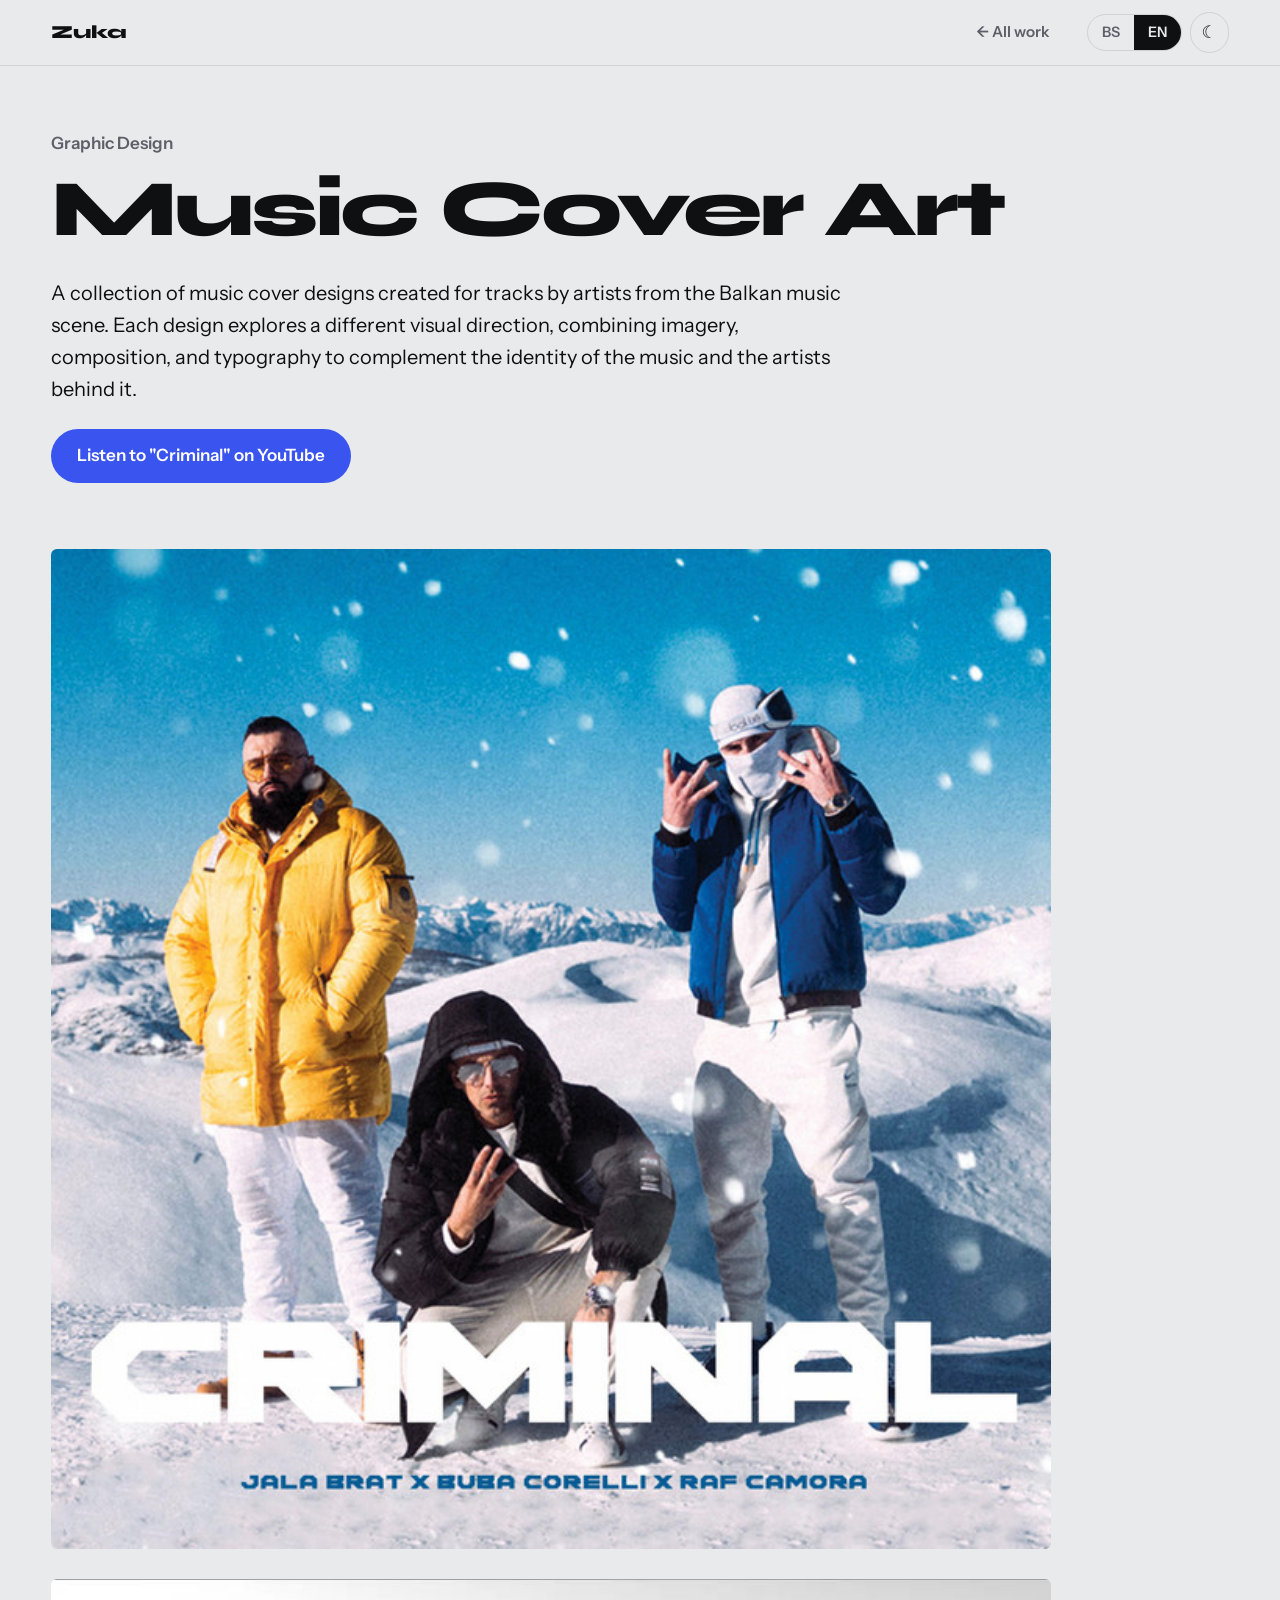
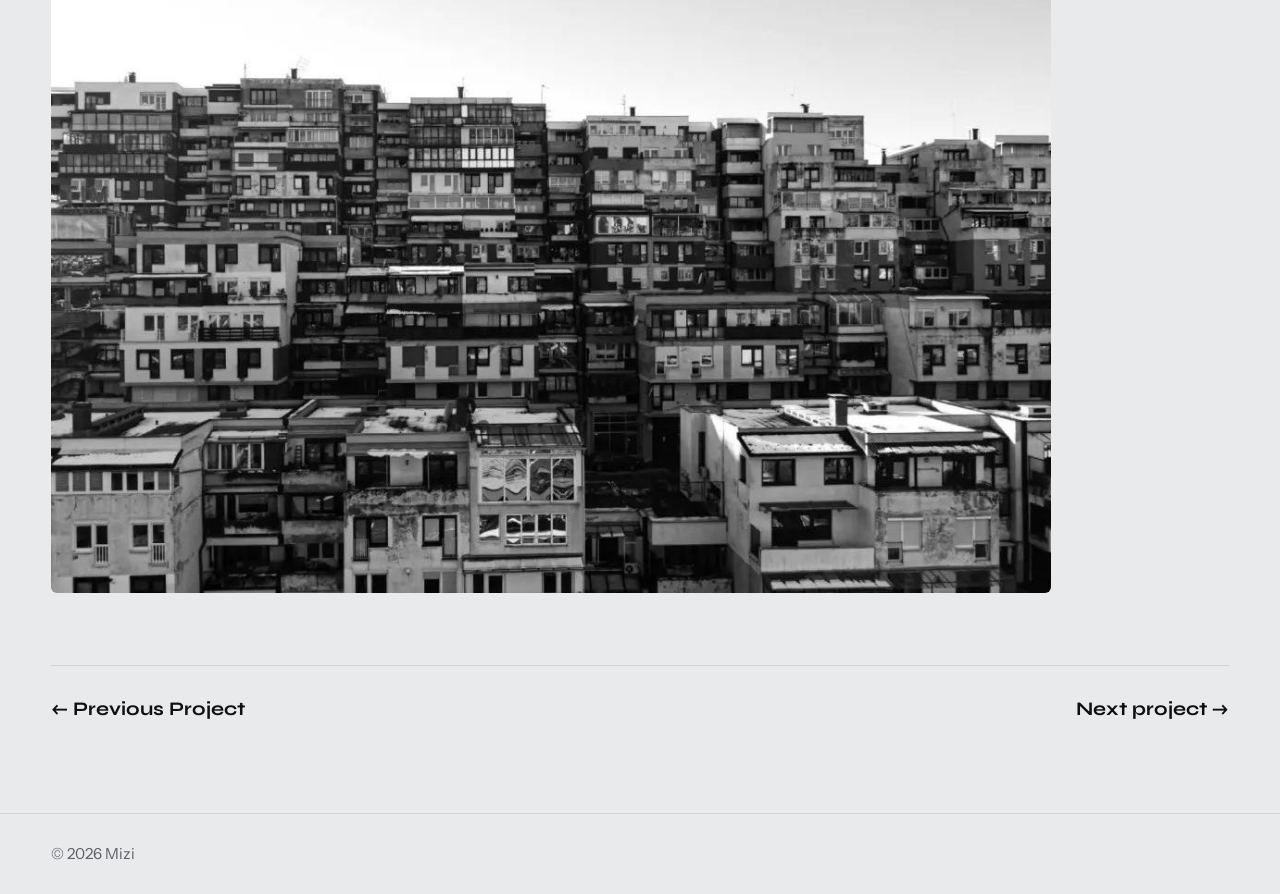
<file: zuka-portfolio/project-2.html>
<!DOCTYPE html>
<html lang="en" data-theme="light">
<head>
  <meta charset="utf-8">
  <meta name="viewport" content="width=device-width, initial-scale=1">

  <title>Music Cover Art - Zuka</title>
  <meta name="description" content="Music Cover Artwork">

  <script src="early-setup.js"></script>

  <link rel="preconnect" href="https://fonts.googleapis.com">
  <link rel="preconnect" href="https://fonts.gstatic.com" crossorigin>
  <link href="https://fonts.googleapis.com/css2?family=Instrument+Sans:wght@400;600&family=Syne:wght@600..800&display=swap" rel="stylesheet">
  <link rel="stylesheet" href="style.css">
</head>

<body>
  <div id="scroll-progress"></div>
  <header class="site-header">
    <div class="container header-row">
      <a class="logo" href="index.html">Zuka</a>

      <nav class="menu" aria-label="Main">
        <a href="index.html#work">
          <span lang="en">← All work</span><span lang="bs">← Svi radovi</span>
        </a>
      </nav>

      <div class="controls">
        <div class="pill-group" aria-label="Language">
          <button type="button" data-language="bs" aria-pressed="false">BS</button>
          <button type="button" data-language="en" aria-pressed="true">EN</button>
        </div>
        <button type="button" id="theme-button" class="theme-button" aria-label="Dark / light mode">☾</button>
      </div>
    </div>
  </header>

  <main class="project-page">
    <div class="container">

      <p class="project-category">
        <span lang="en">Graphic Design</span><span lang="bs">Grafički dizajn</span>
      </p>

      <h1 class="project-title">
        <span lang="en">Music Cover Art</span><span lang="bs">Dizajn muzičkih cover-a</span>
      </h1>

      <p class="project-intro">
        <span lang="en">A collection of music cover designs created for tracks by artists from the Balkan music scene. Each design explores a different visual direction, combining imagery, composition, and typography to complement the identity of the music and the artists behind it.</span>
        <span lang="bs">Kolekcija dizajna muzičkih omota za pjesme izvođača s regionalne muzičke scene. Svaki dizajn donosi drugačiji vizuelni pristup, kombinujući fotografiju, kompoziciju i tipografiju kako bi se uklopio u identitet muzike i izvođača.</span>
      </p>

      <div class="project-links">
        <a class="button" href="https://www.youtube.com/watch?v=x6fLkDdeqv8&list=RDx6fLkDdeqv8&start_radio=1" target="_blank" rel="noopener">
          <span lang="en">Listen to "Criminal" on YouTube</span><span lang="bs">Slusaj "Criminal" na YouTube</span>
        </a>
      </div>

      <div class="project-images">
        <img src="photos/criminal_cover.jpg" alt="Photo 1" style="view-transition-name: project-1; margin-top: 10px; size: 50px;">
        <img src="photos/cobi.jpg" alt="Photo 2" style="view-transition-name: project-1; margin-top: 10px; size: 50px;">
      </div>


      <!-- Bottom links -->
      <nav class="project-nav" aria-label="Project navigation">
        <a href="project-1.html"><span lang="en">← Previous Project</span><span lang="bs">← Prethodni projekt</span></a>
        <a href="project-3.html"><span lang="en">Next project →</span><span lang="bs">Sljedeći projekat →</span></a>
      </nav>

    </div>
  </main>


  <footer class="site-footer">
    <div class="container">
      &copy; <span id="year"></span> Mizi
    </div>
  </footer>

  <script src="project.js"></script>
</body>
</html>
</file>
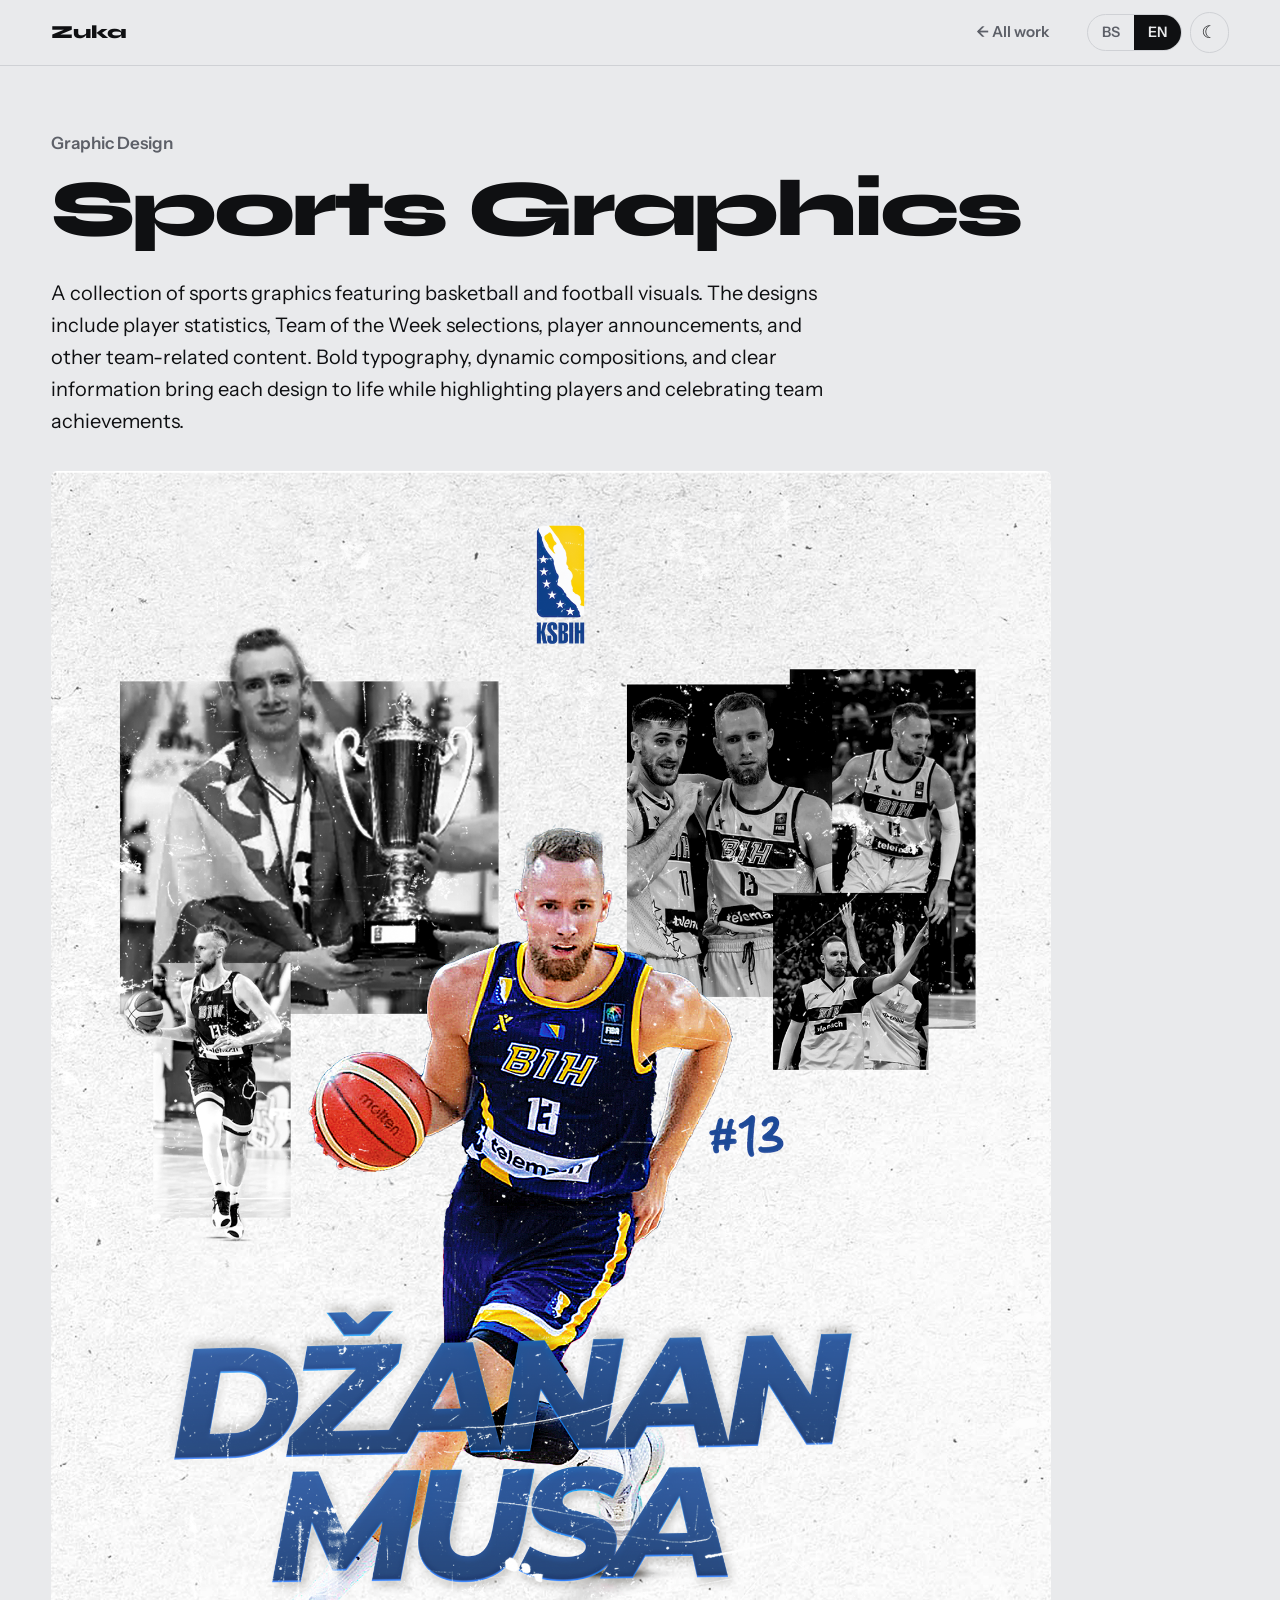
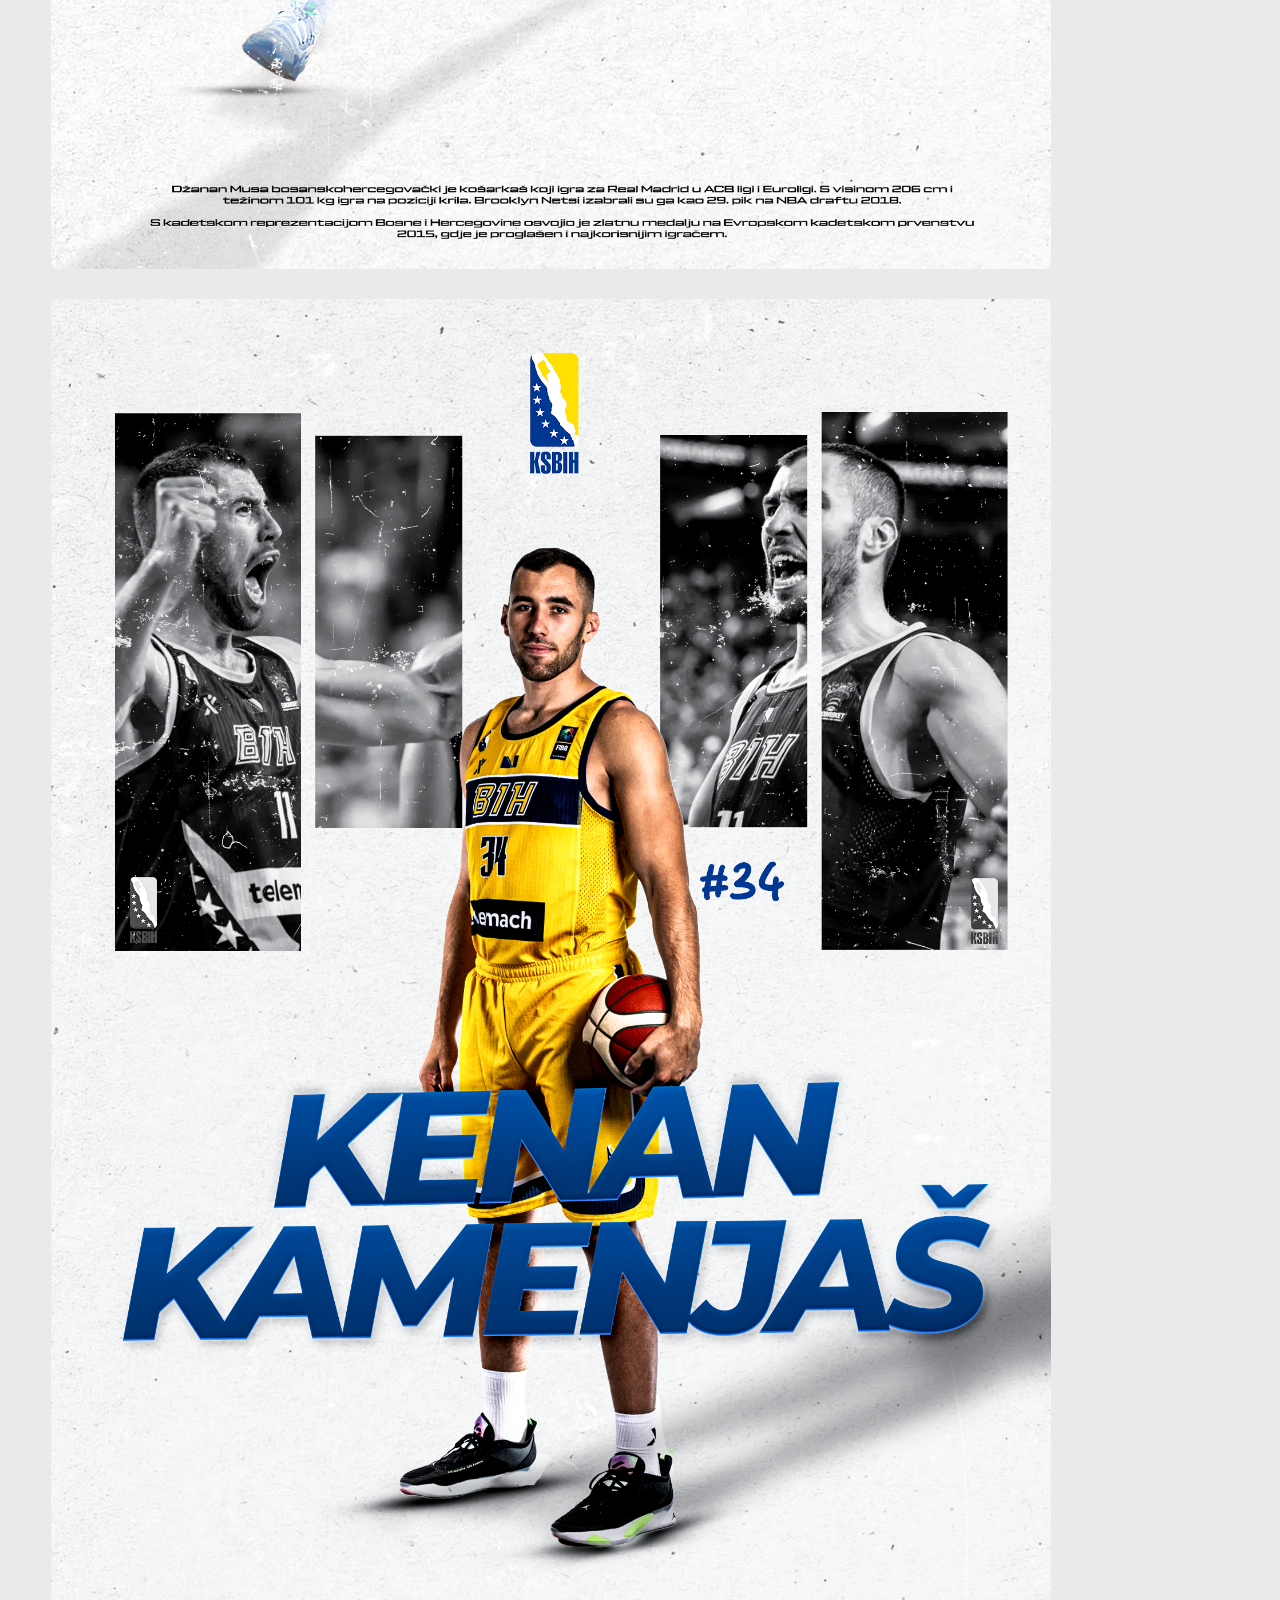
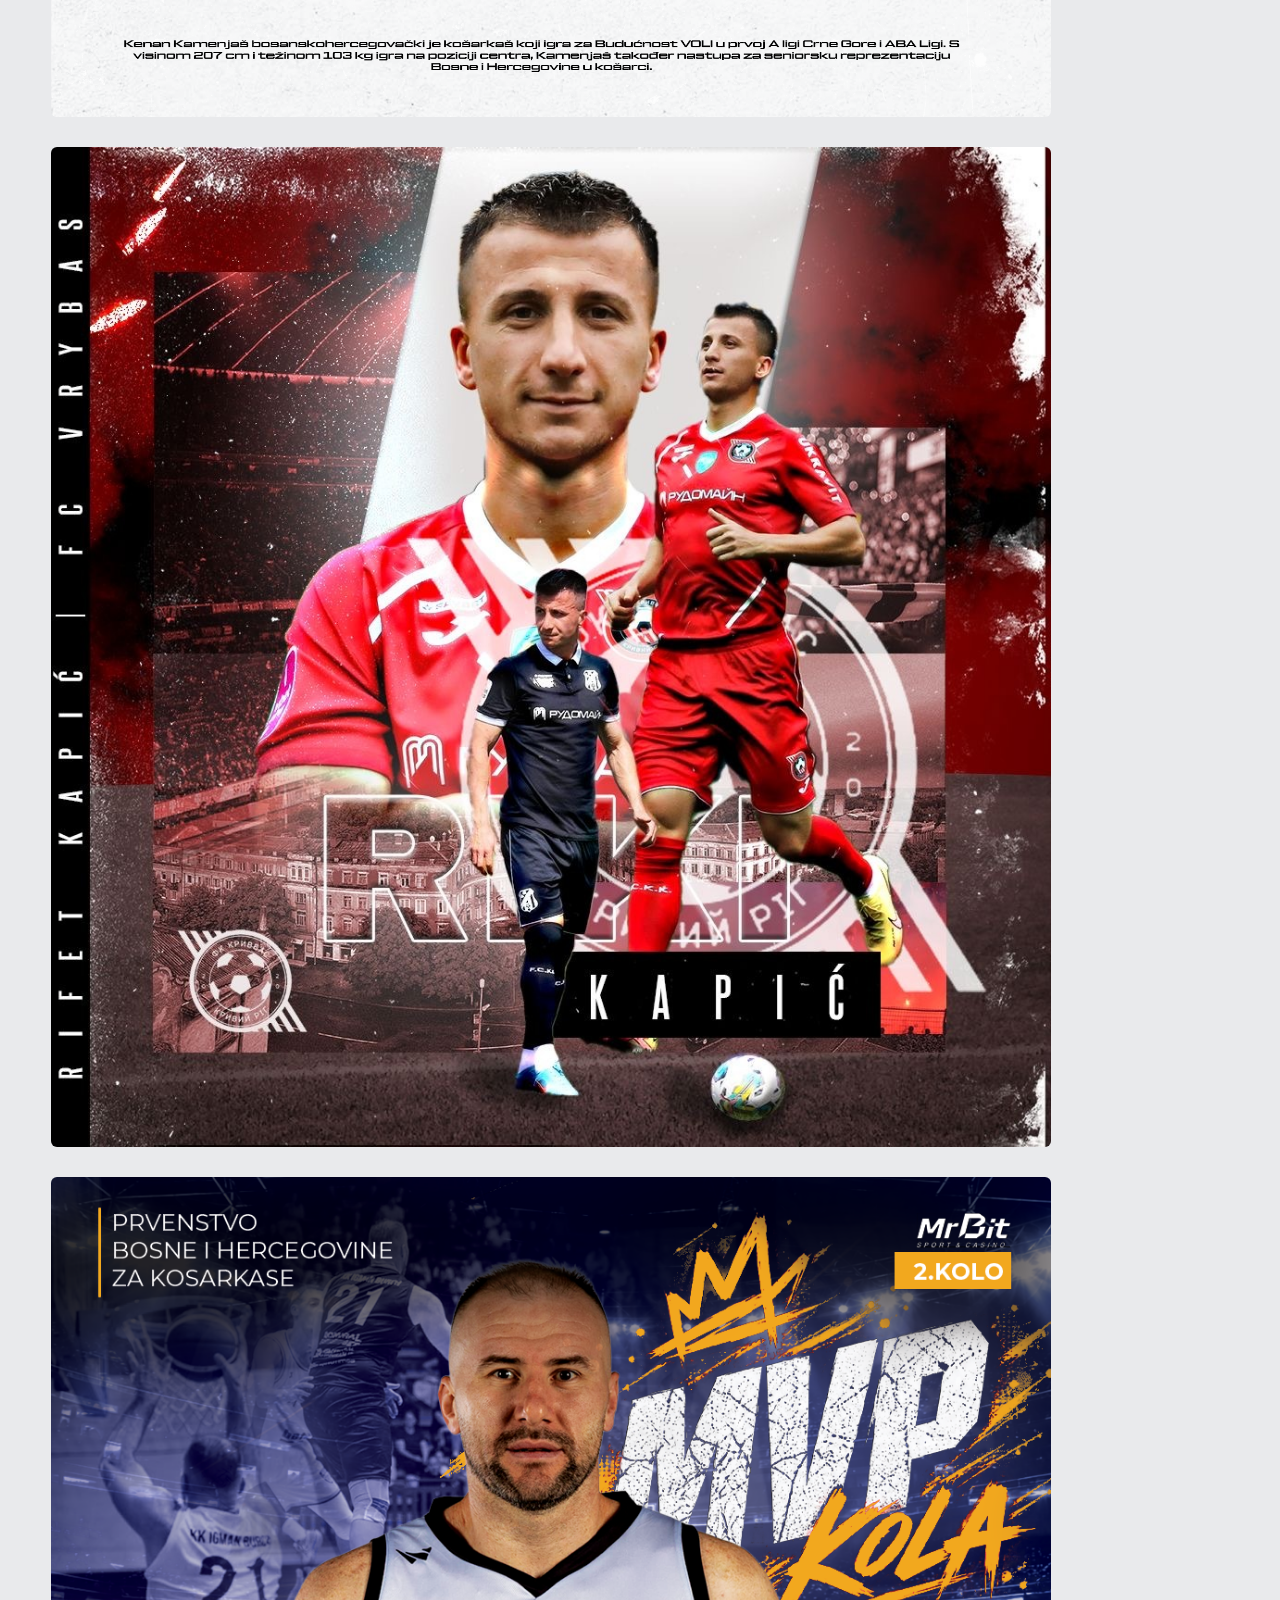
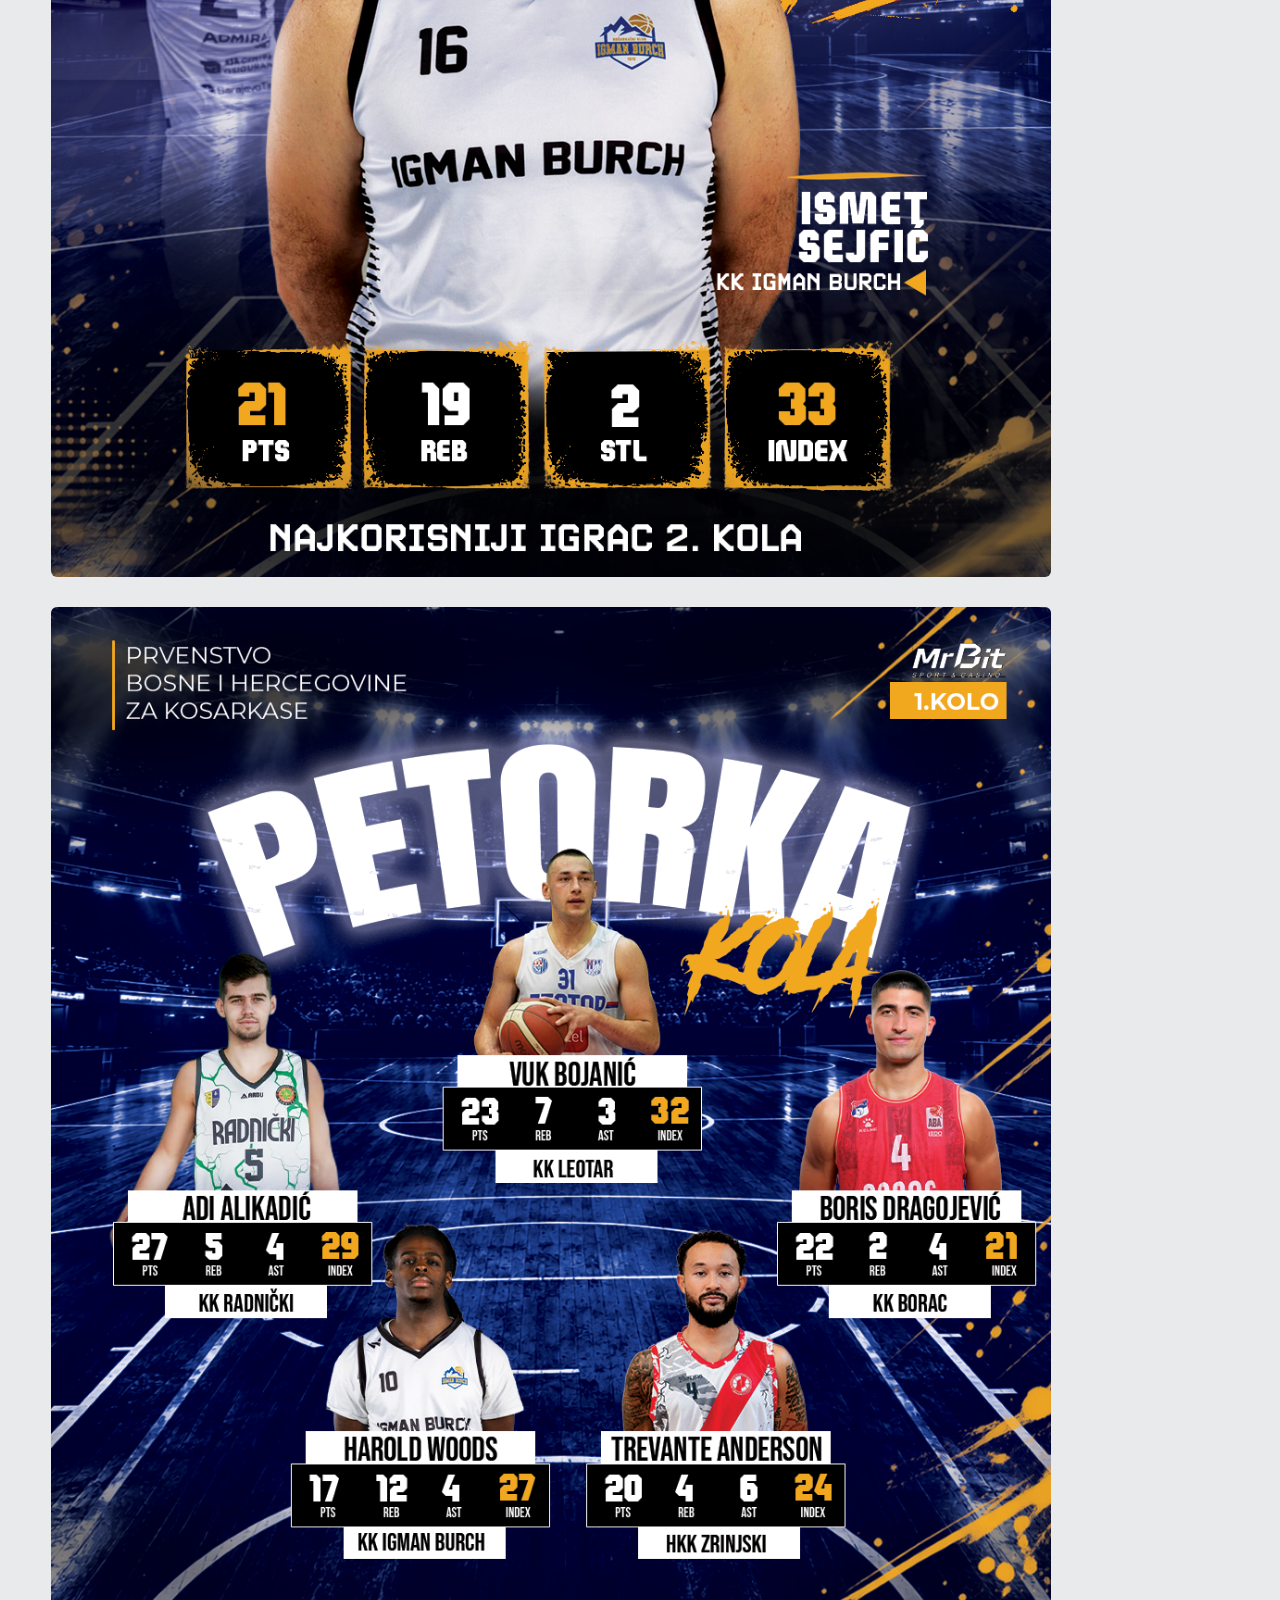
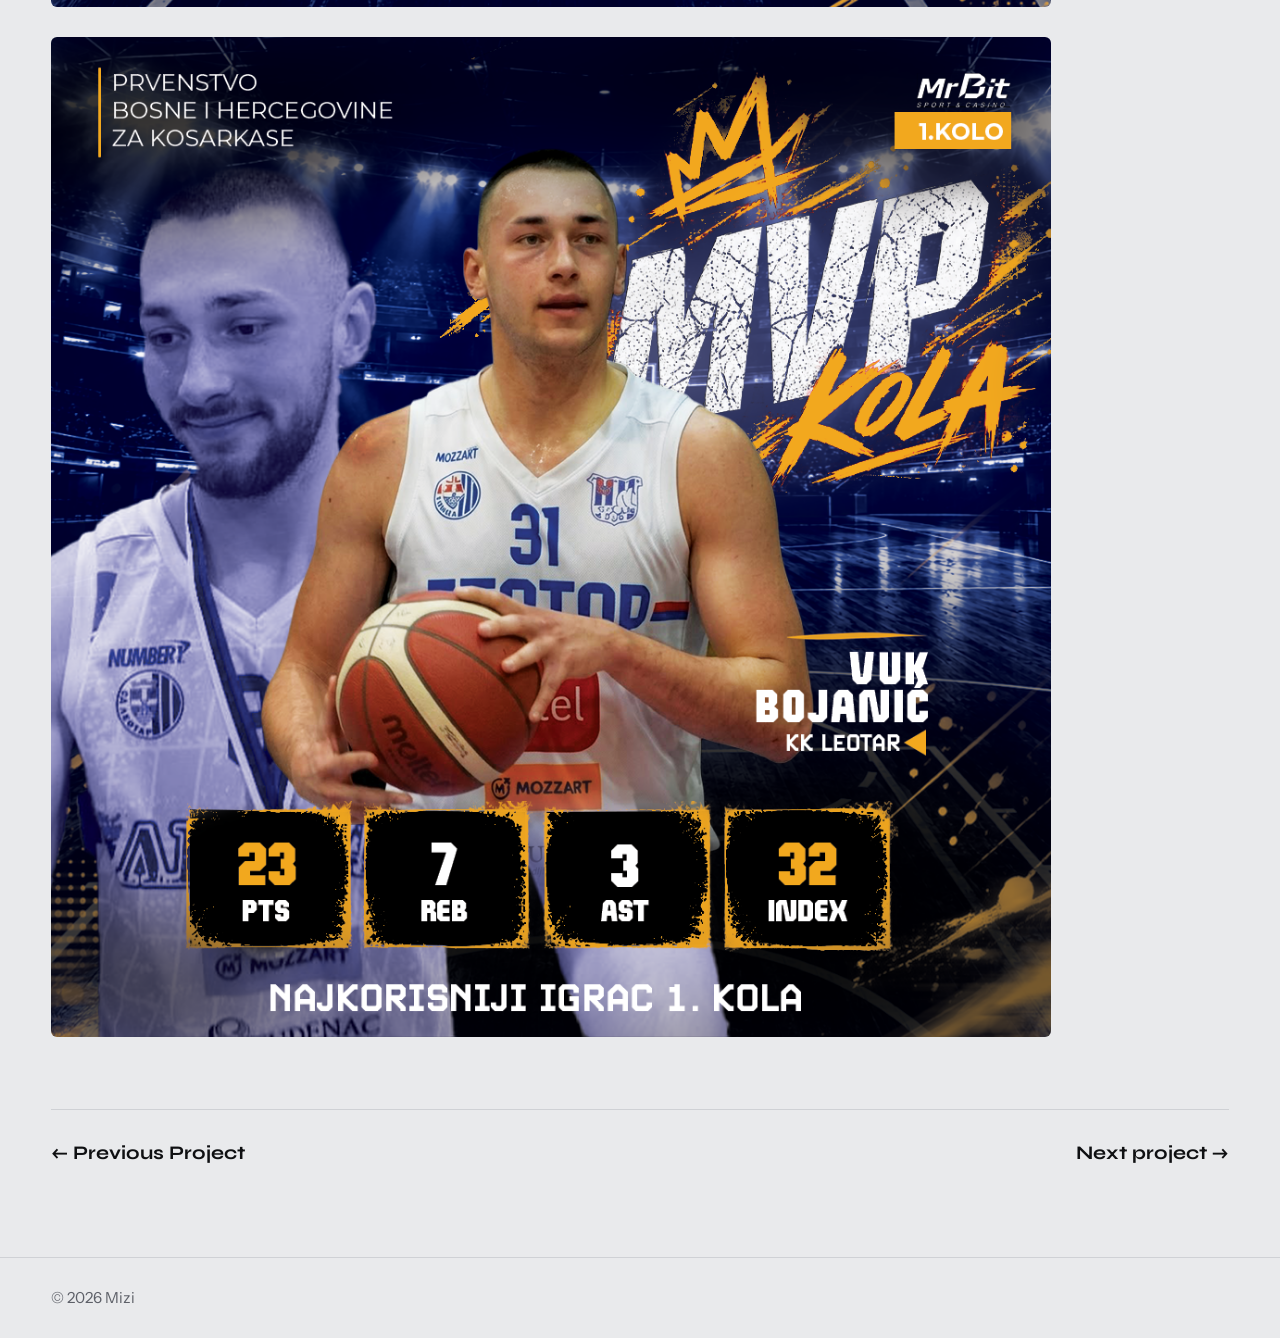
<file: zuka-portfolio/project-3.html>
<!DOCTYPE html>
<html lang="en" data-theme="light">
<head>
  <meta charset="utf-8">
  <meta name="viewport" content="width=device-width, initial-scale=1">

  <title>Sports Graphic Design - Zuka</title>
  <meta name="description" content="Sports Graphic Design">

  <script src="early-setup.js"></script>

  <link rel="preconnect" href="https://fonts.googleapis.com">
  <link rel="preconnect" href="https://fonts.gstatic.com" crossorigin>
  <link href="https://fonts.googleapis.com/css2?family=Instrument+Sans:wght@400;600&family=Syne:wght@600..800&display=swap" rel="stylesheet">
  <link rel="stylesheet" href="style.css">
</head>

<body>
  <div id="scroll-progress"></div>
  <header class="site-header">
    <div class="container header-row">
      <a class="logo" href="index.html">Zuka</a>

      <nav class="menu" aria-label="Main">
        <a href="index.html#work">
          <span lang="en">← All work</span><span lang="bs">← Svi radovi</span>
        </a>
      </nav>

      <div class="controls">
        <div class="pill-group" aria-label="Language">
          <button type="button" data-language="bs" aria-pressed="false">BS</button>
          <button type="button" data-language="en" aria-pressed="true">EN</button>
        </div>
        <button type="button" id="theme-button" class="theme-button" aria-label="Dark / light mode">☾</button>
      </div>
    </div>
  </header>


  <main class="project-page">
    <div class="container">

      <p class="project-category">
        <span lang="en">Graphic Design</span><span lang="bs">Grafički dizajn</span>
      </p>

      <h1 class="project-title">
        <span lang="en">Sports Graphics</span><span lang="bs">Sportske grafike</span>
      </h1>

      <p class="project-intro">
        <span lang="en">A collection of sports graphics featuring basketball and football visuals. The designs include player statistics, Team of the Week selections, player announcements, and other team-related content. Bold typography, dynamic compositions, and clear information bring each design to life while highlighting players and celebrating team achievements.</span>
        <span lang="bs">Kolekcija sportskih grafika koje obuhvataju košarku i fudbal. Radovi uključuju statistiku igrača, izbor najbolje petorke kola, najave novih igrača i druge sadržaje vezane za timove. Izražajna tipografija, dinamične kompozicije i pregledne informacije daju svakom dizajnu poseban karakter, ističući igrače i uspjehe timova.</span>
      </p>

      <div class="project-images">
        <img src="photos/musa.png" alt="Photo 1" style="view-transition-name: project-1; margin-top: 10px; size: 50px;">
        <img src="photos/kamenjas.png" alt="Photo 4" style="view-transition-name: project-1; margin-top: 10px; size: 50px;">
        <img src="photos/riki_kapic.png" alt="Photo 5" style="view-transition-name: project-1; margin-top: 10px; size: 50px;">
        <img src="photos/basketball_stats_cover.png" alt="Photo 6" style="view-transition-name: project-1; margin-top: 10px; size: 50px;">
        <img src="photos/petorka_kola.png" alt="Photo 7" style="view-transition-name: project-1; margin-top: 10px; size: 50px;">
        <img src="photos/basketball_stats_cover2.png" alt="Photo 8" style="view-transition-name: project-1; margin-top: 10px; size: 50px;">
      </div>


      <!-- Bottom links -->
      <nav class="project-nav" aria-label="Project navigation">
        <a href="project-2.html"><span lang="en">← Previous Project</span><span lang="bs">← Prethodni projekt</span></a>
        <a href="project-4.html"><span lang="en">Next project →</span><span lang="bs">Sljedeći projekat →</span></a>
      </nav>

    </div>
  </main>


  <footer class="site-footer">
    <div class="container">
      &copy; <span id="year"></span> Mizi
    </div>
  </footer>

  <script src="project.js"></script>
</body>
</html>
</file>
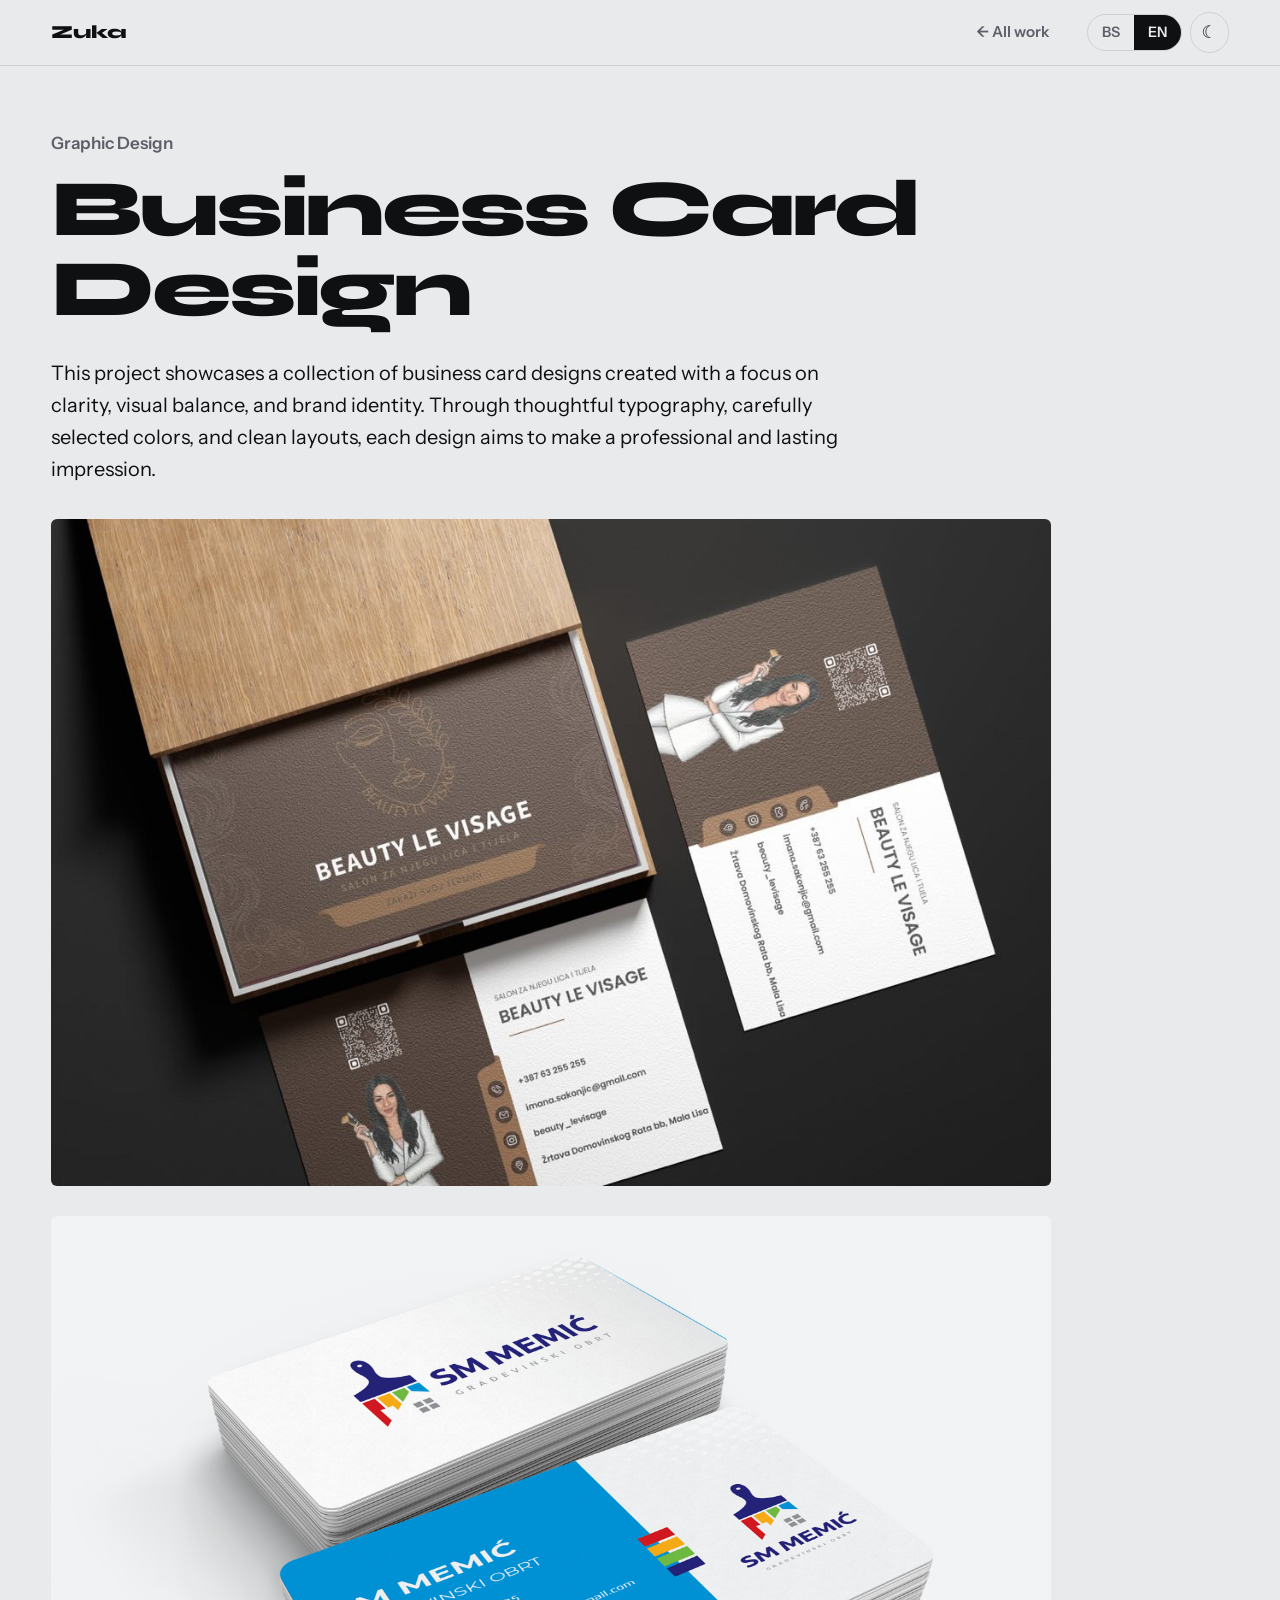
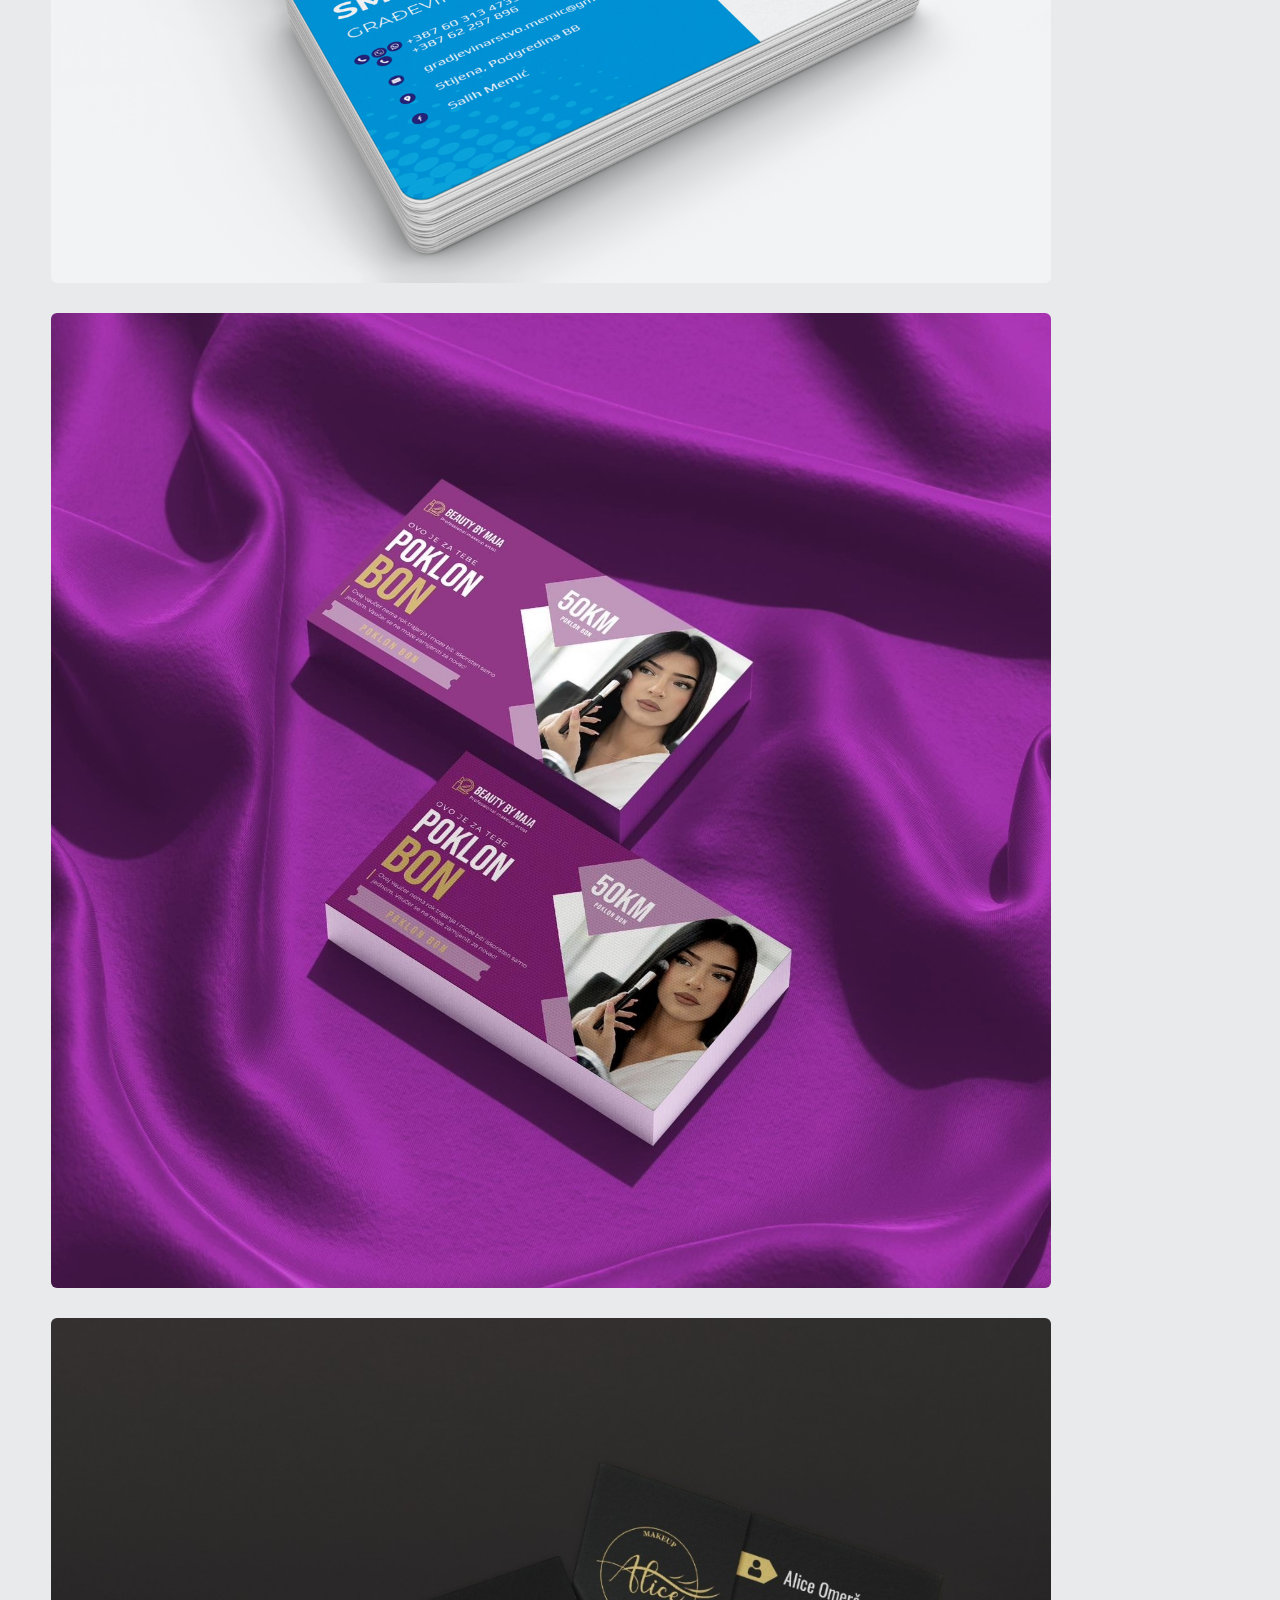
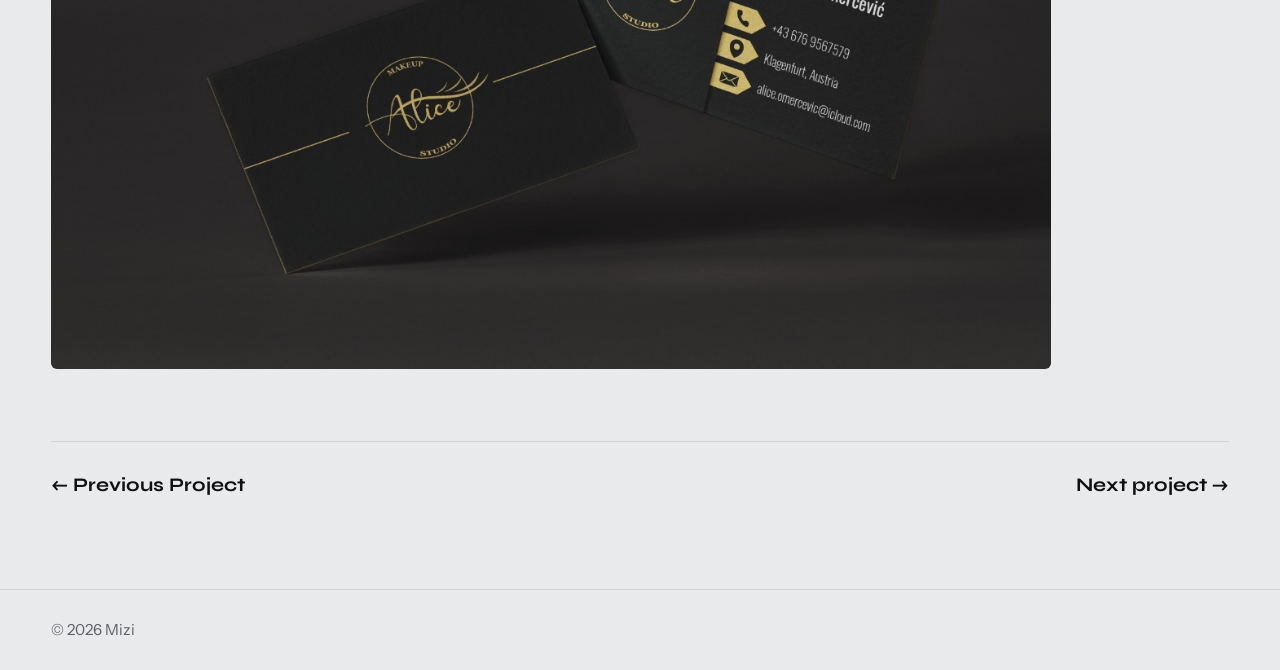
<file: zuka-portfolio/project-4.html>
<!DOCTYPE html>
<html lang="en" data-theme="light">
<head>
  <meta charset="utf-8">
  <meta name="viewport" content="width=device-width, initial-scale=1">

  <title>Business Card Design - Zuka</title>
  <meta name="description" content="Business Card Design">

  <script src="early-setup.js"></script>

  <link rel="preconnect" href="https://fonts.googleapis.com">
  <link rel="preconnect" href="https://fonts.gstatic.com" crossorigin>
  <link href="https://fonts.googleapis.com/css2?family=Instrument+Sans:wght@400;600&family=Syne:wght@600..800&display=swap" rel="stylesheet">
  <link rel="stylesheet" href="style.css">
</head>

<body>
  <div id="scroll-progress"></div>
  <header class="site-header">
    <div class="container header-row">
      <a class="logo" href="index.html">Zuka</a>

      <nav class="menu" aria-label="Main">
        <a href="index.html#work">
          <span lang="en">← All work</span><span lang="bs">← Svi radovi</span>
        </a>
      </nav>

      <div class="controls">
        <div class="pill-group" aria-label="Language">
          <button type="button" data-language="bs" aria-pressed="false">BS</button>
          <button type="button" data-language="en" aria-pressed="true">EN</button>
        </div>
        <button type="button" id="theme-button" class="theme-button" aria-label="Dark / light mode">☾</button>
      </div>
    </div>
  </header>

  <main class="project-page">
    <div class="container">

      <p class="project-category">
        <span lang="en">Graphic Design</span><span lang="bs">Grafički dizajn</span>
      </p>

      <h1 class="project-title">
        <span lang="en">Business Card Design</span><span lang="bs">Dizajn vizitkarti</span>
      </h1>

      <p class="project-intro">
        <span lang="en">This project showcases a collection of business card designs created with a focus on clarity, visual balance, and brand identity. Through thoughtful typography, carefully selected colors, and clean layouts, each design aims to make a professional and lasting impression.</span>
        <span lang="bs">Ovaj projekat predstavlja kolekciju dizajna vizitkarti s fokusom na jasnoću, vizuelni sklad i identitet brenda. Pažljivim odabirom tipografije i boja te čistim rasporedom elemenata, svaki dizajn nastoji ostaviti profesionalan i trajan utisak.</span>
      </p>

      <div class="project-images">
        <img src="photos/bcard2.png" alt="Photo 1" style="view-transition-name: project-1; margin-top: 10px; size: 50px;">
        <img src="photos/bcard1.png" alt="Photo 2" style="view-transition-name: project-1; margin-top: 10px; size: 50px;">
        <img src="photos/bcard3.png" alt="Photo 3" style="view-transition-name: project-1; margin-top: 10px; size: 50px;">
        <img src="photos/bcard4.png" alt="Photo 4" style="view-transition-name: project-1; margin-top: 10px; size: 50px;">
      </div>


      <!-- Bottom links -->
      <nav class="project-nav" aria-label="Project navigation">
        <a href="project-3.html"><span lang="en">← Previous Project</span><span lang="bs">← Prethodni projekt</span></a>
        <a href="project-5.html"><span lang="en">Next project →</span><span lang="bs">Sljedeći projekat →</span></a>
      </nav>

    </div>
  </main>


  <footer class="site-footer">
    <div class="container">
      &copy; <span id="year"></span> Mizi
    </div>
  </footer>

  <script src="project.js"></script>
</body>
</html>
</file>
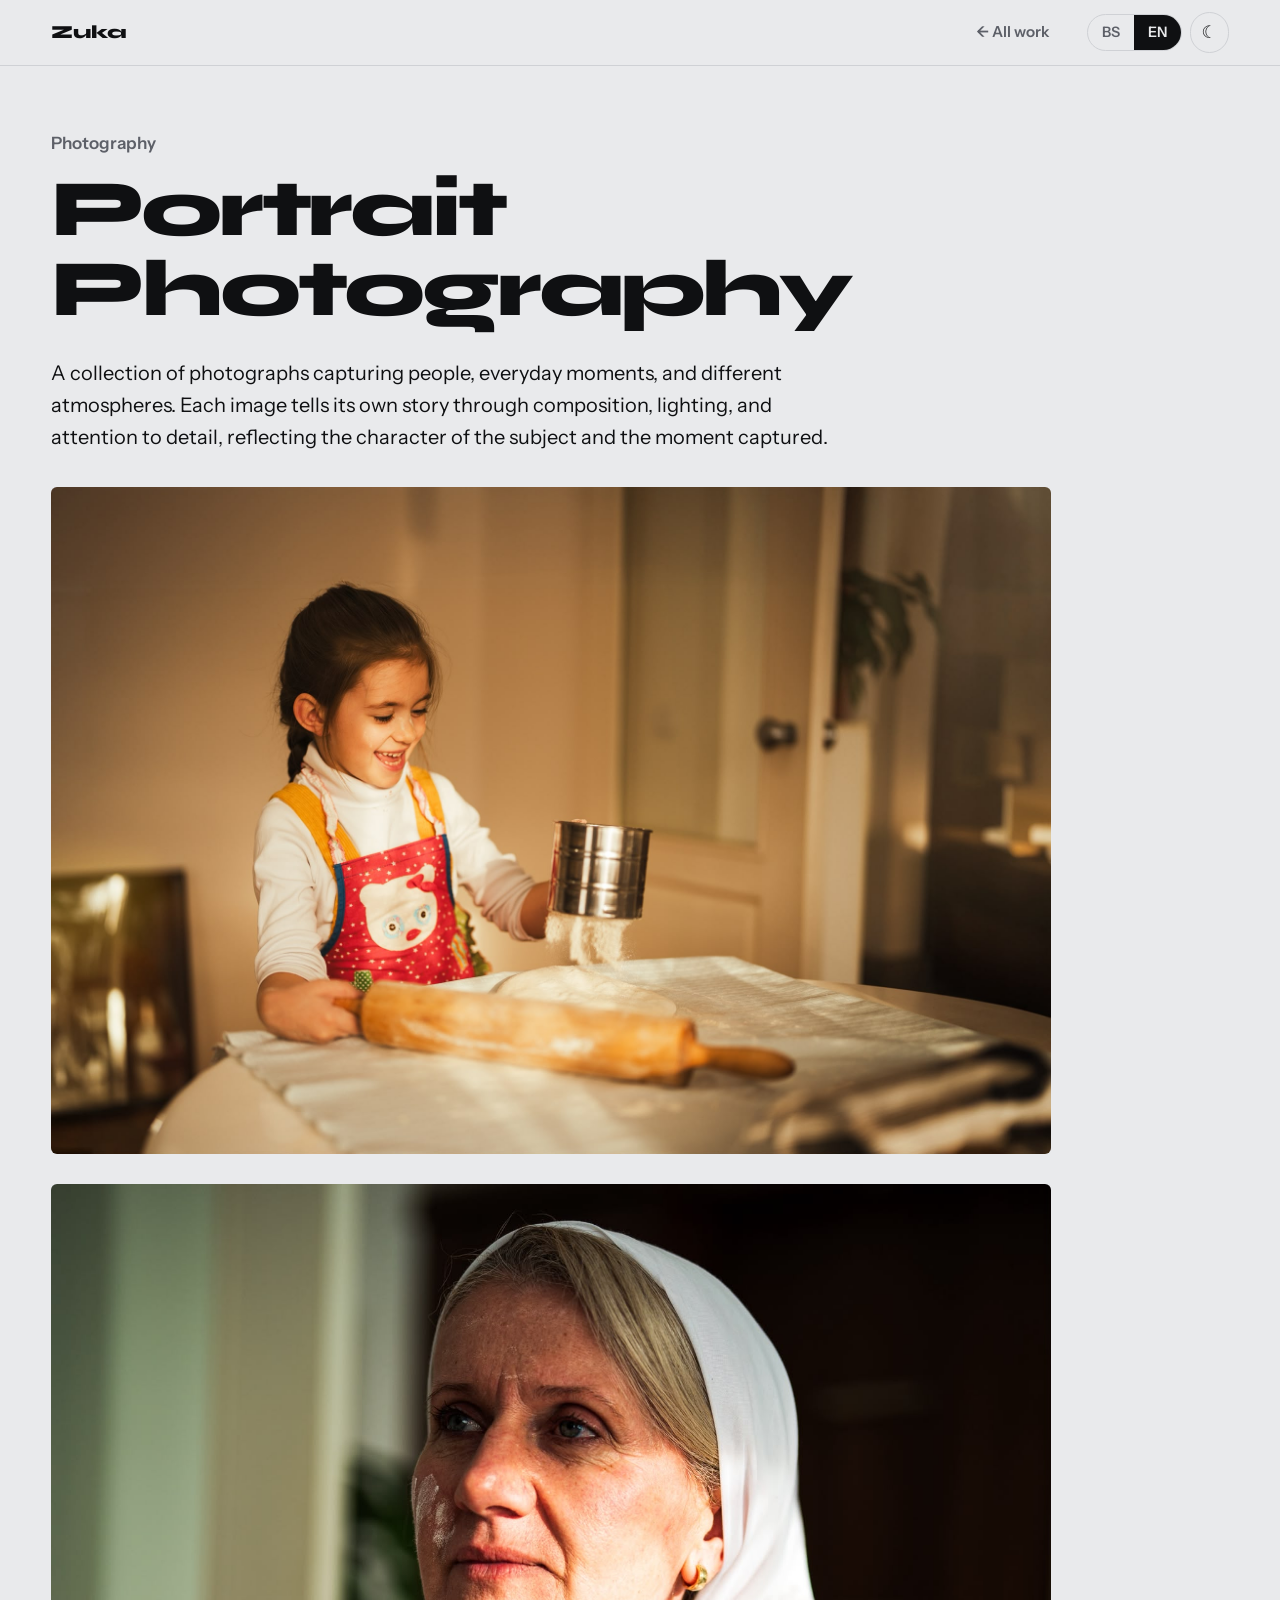
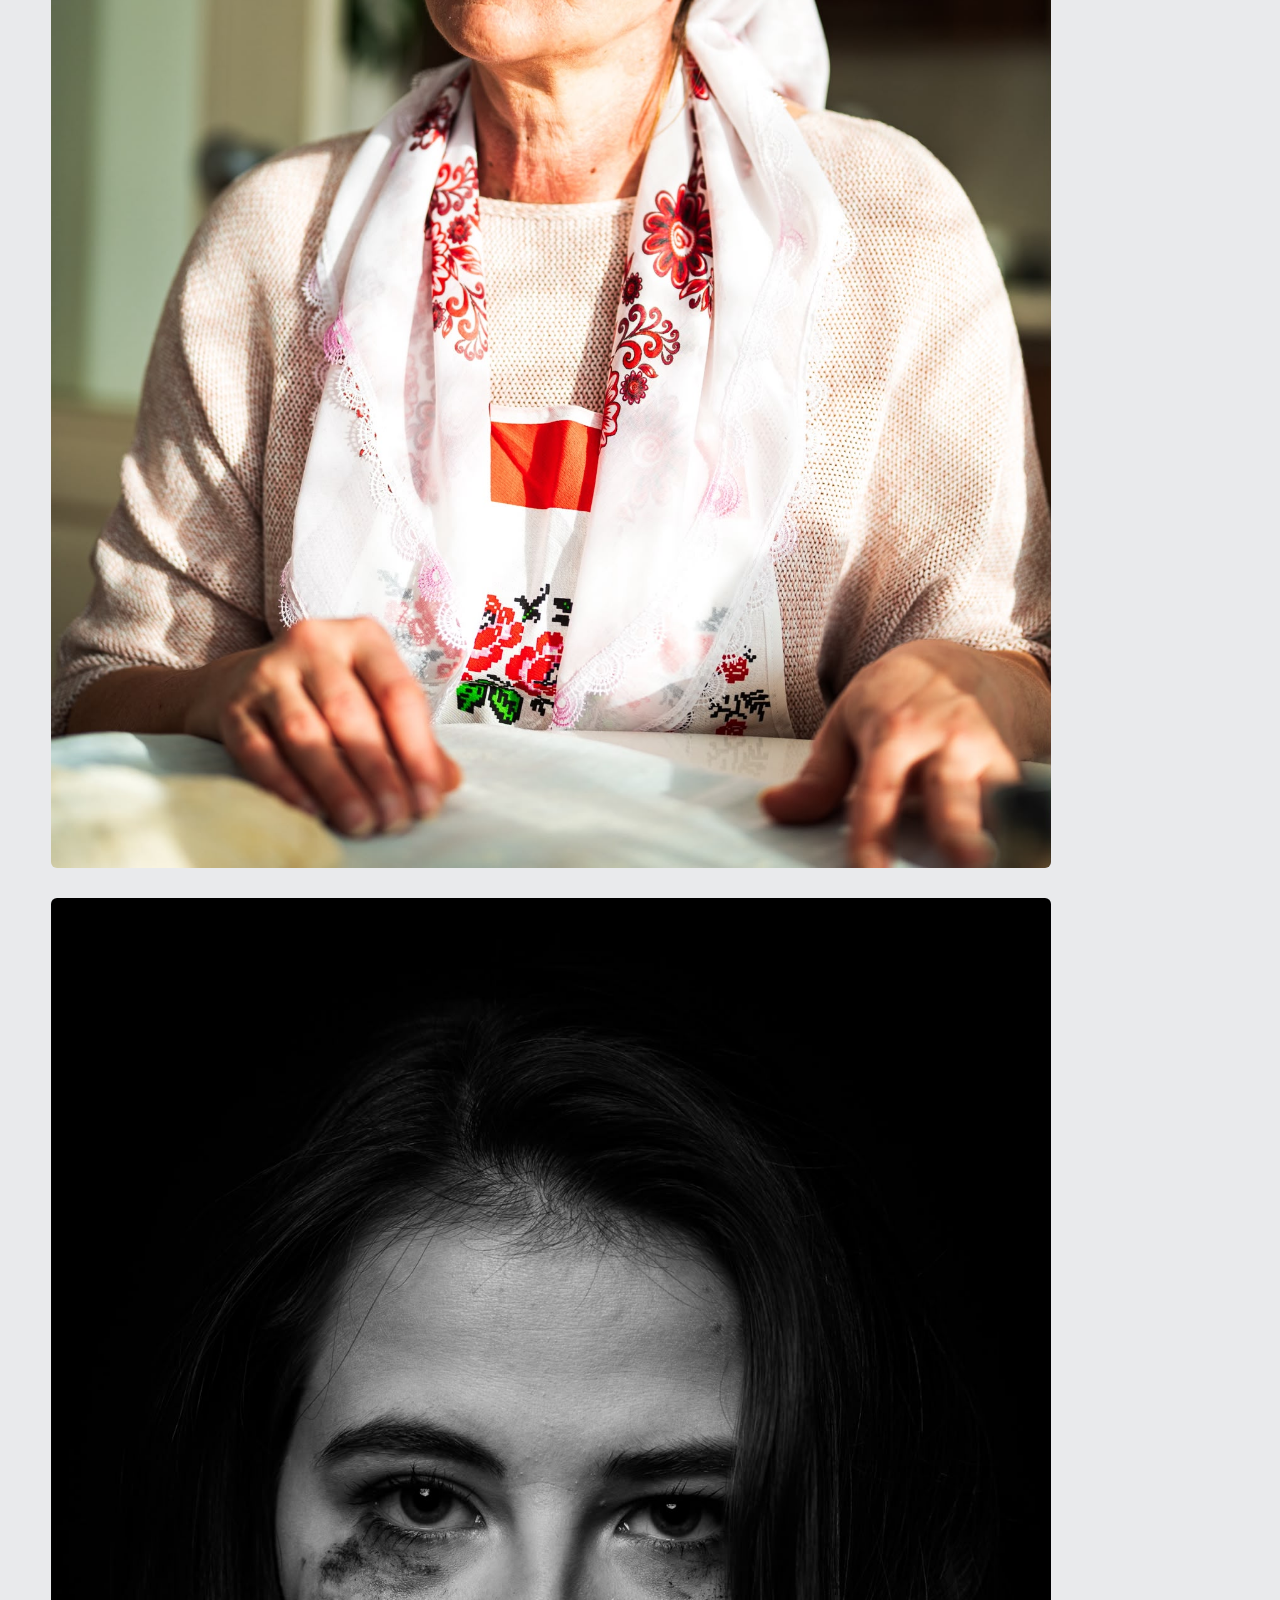
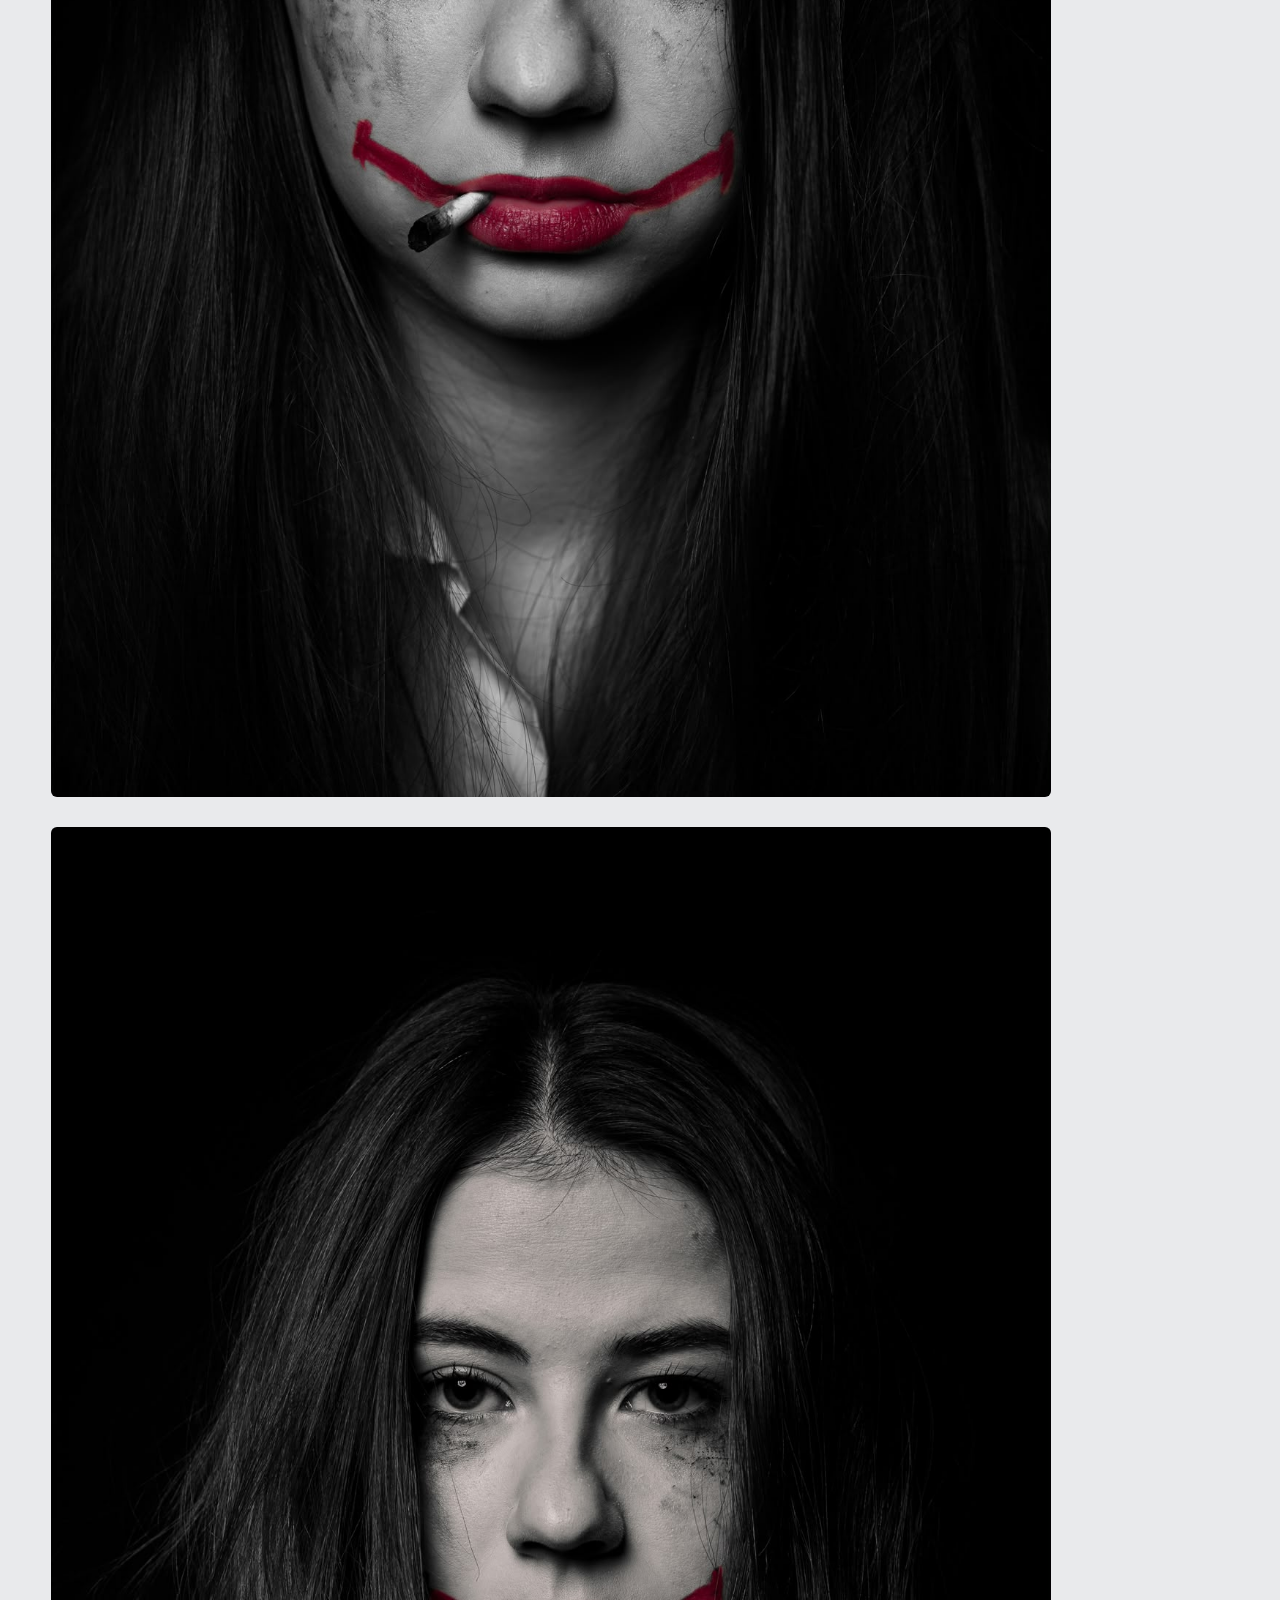
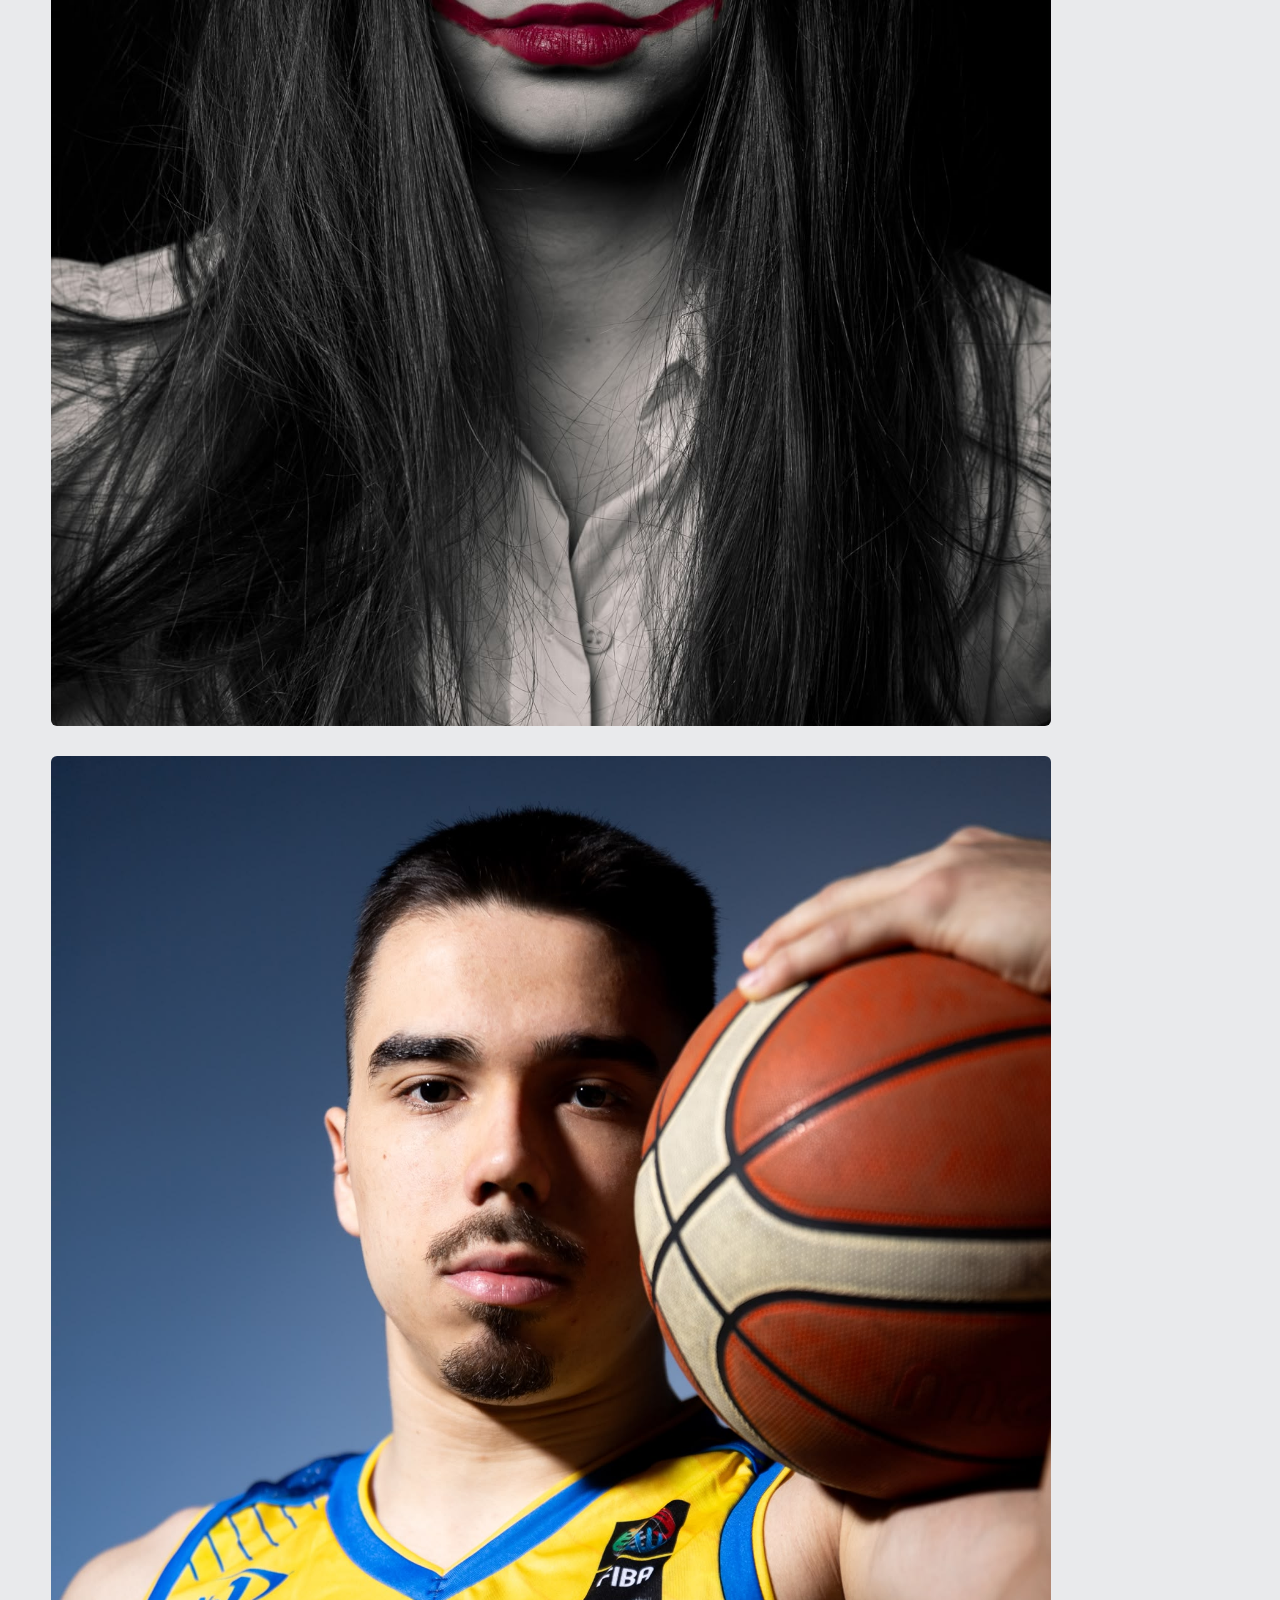
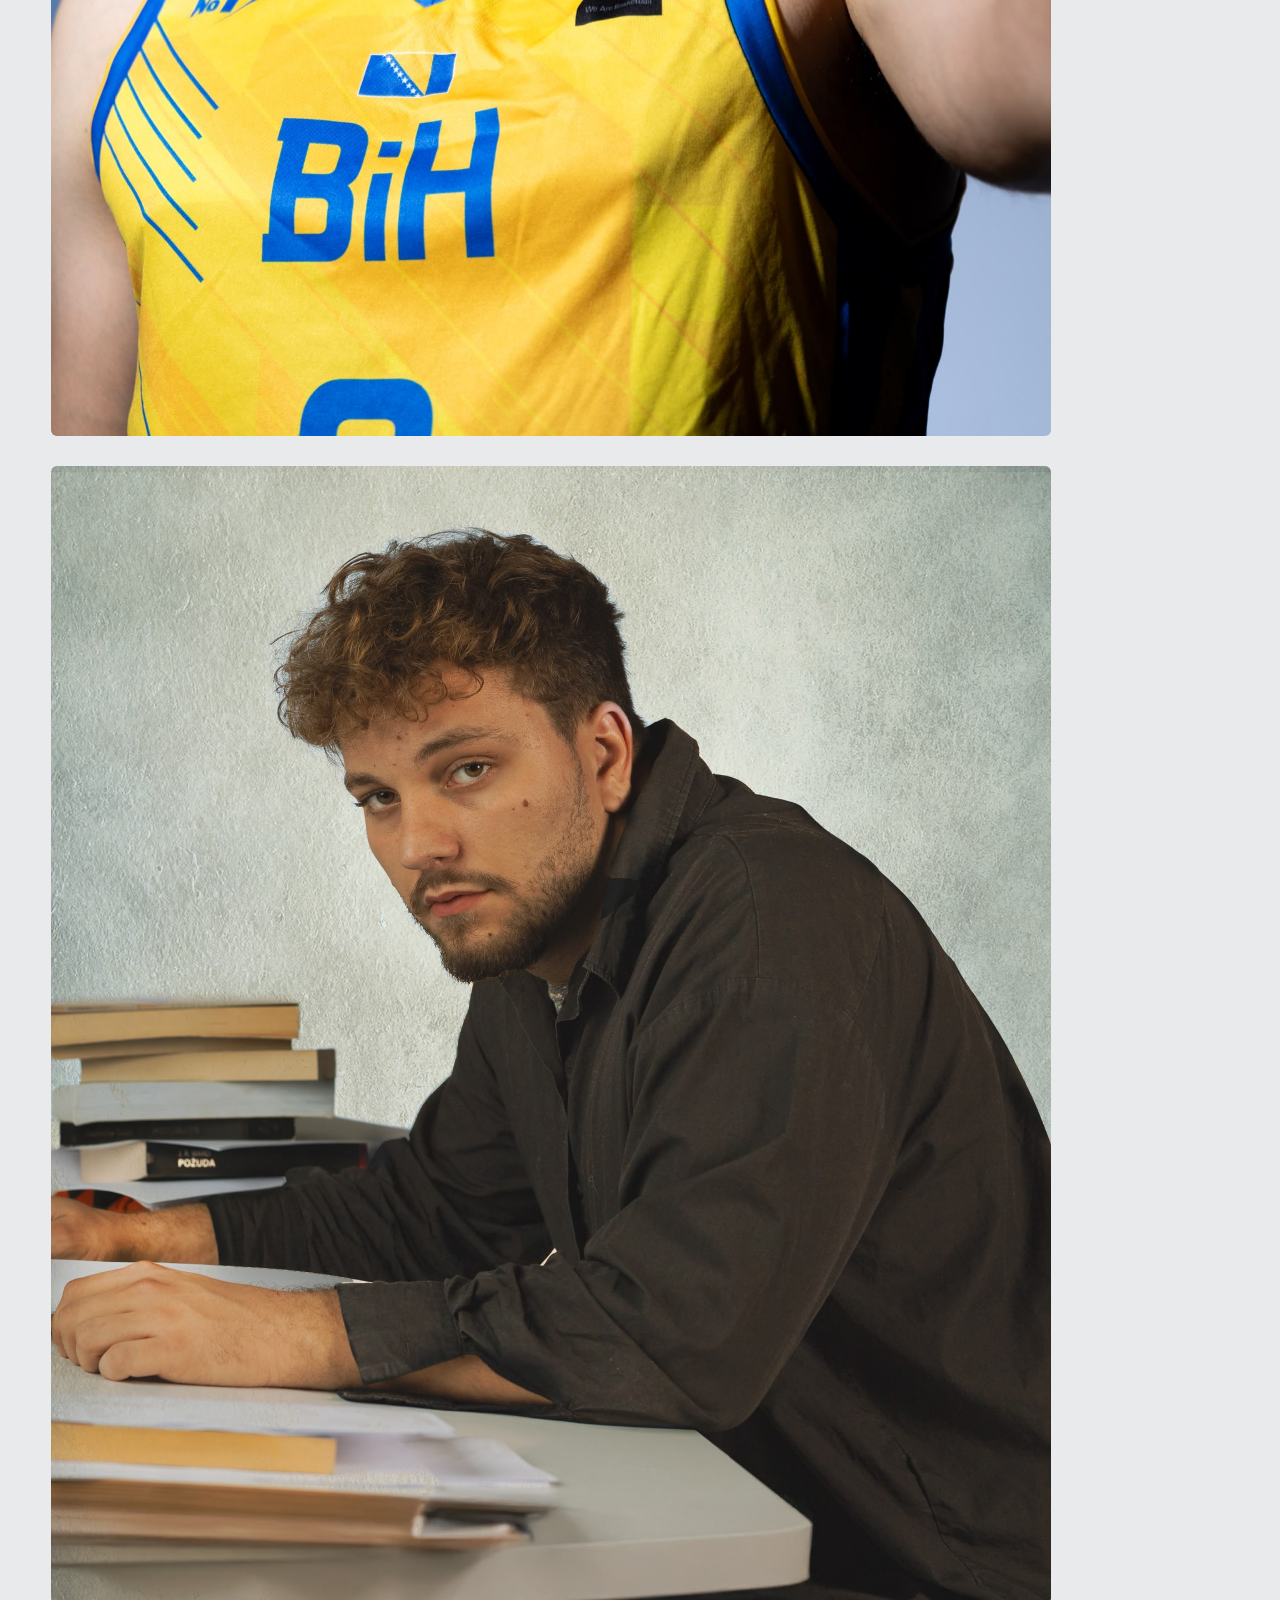
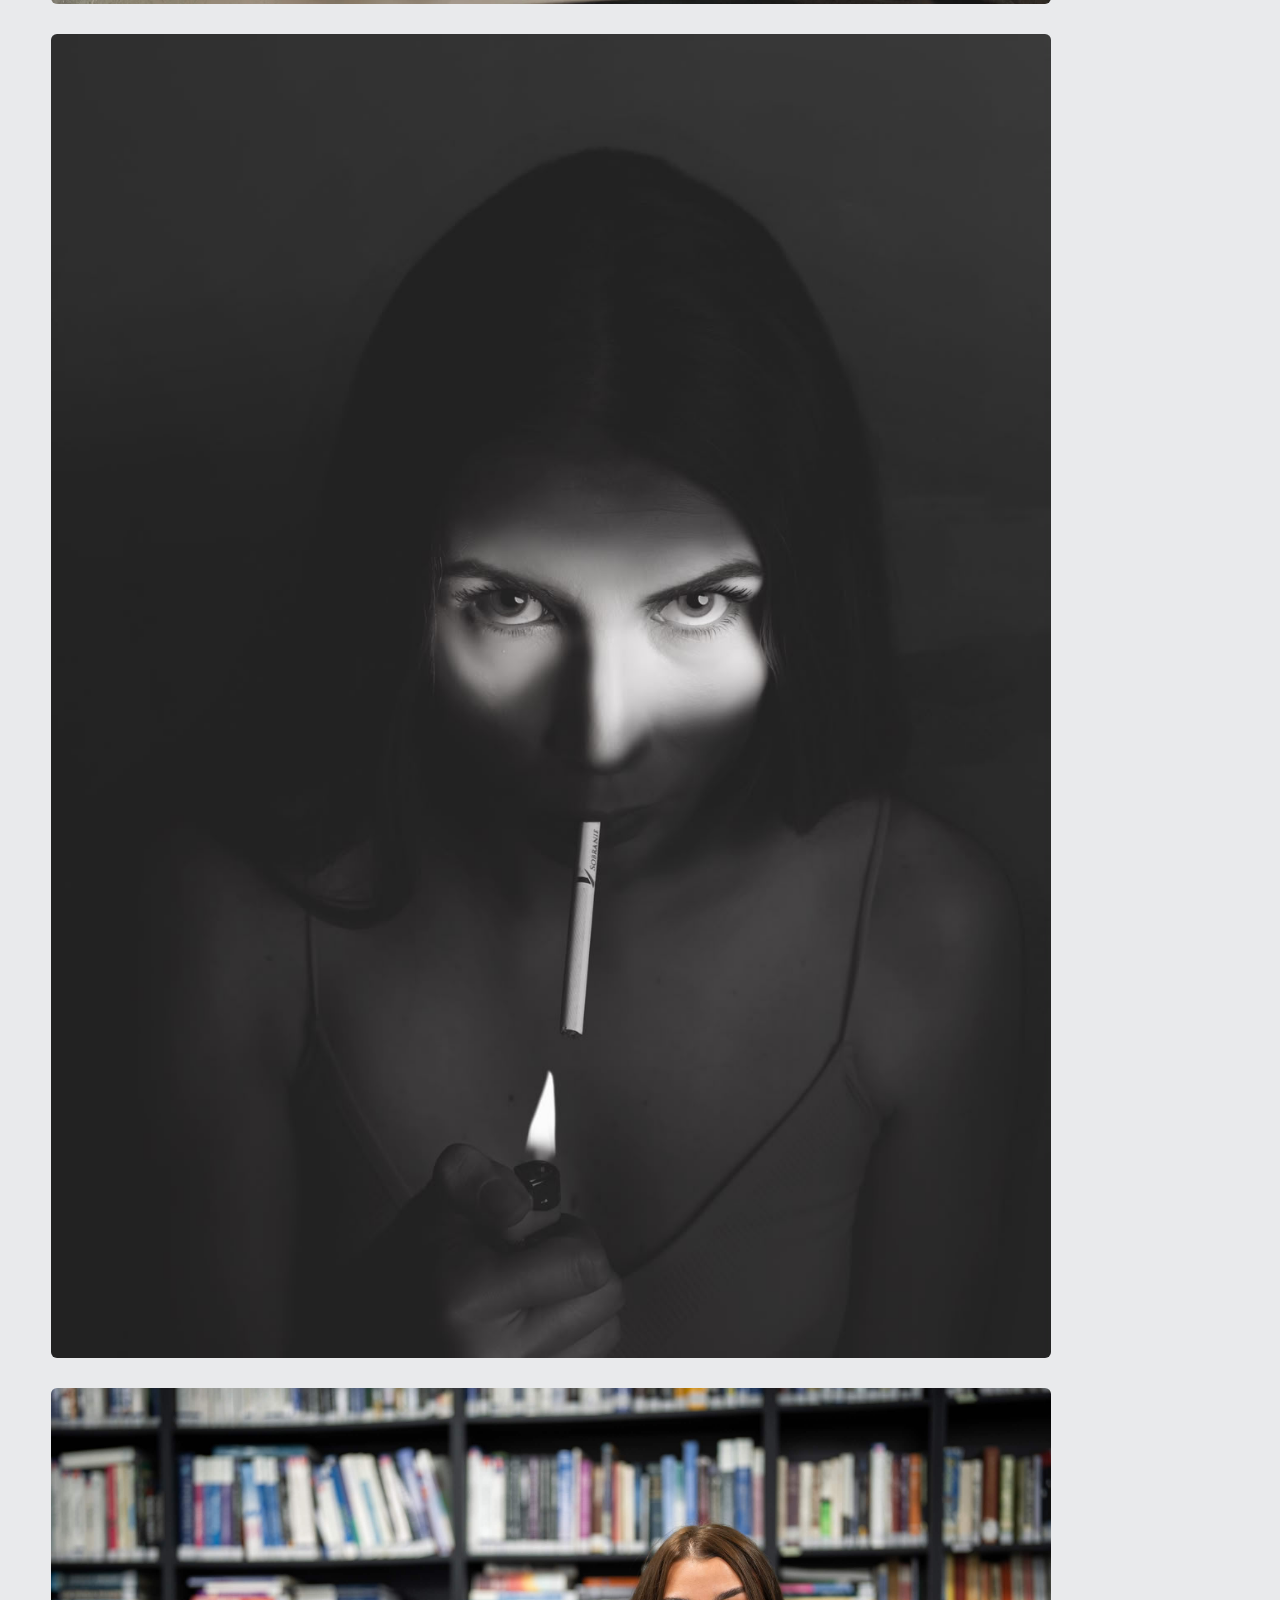
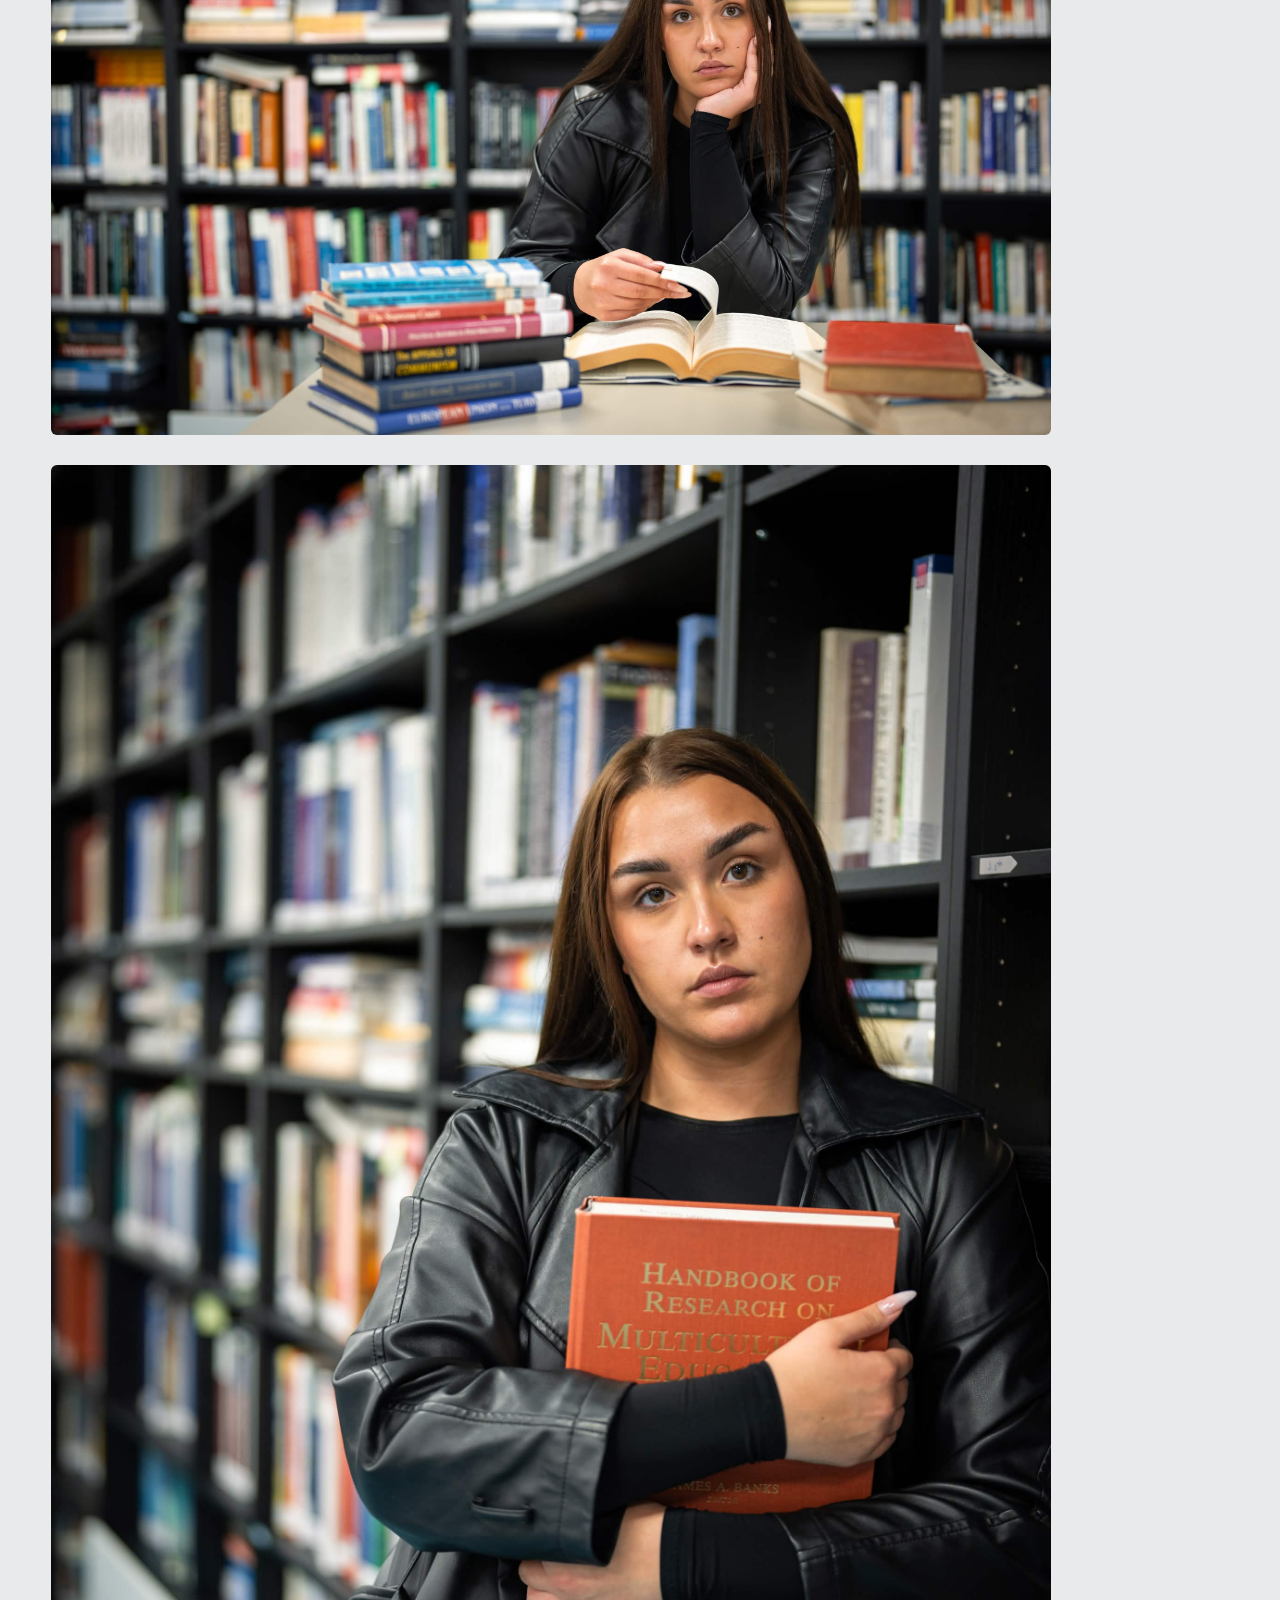
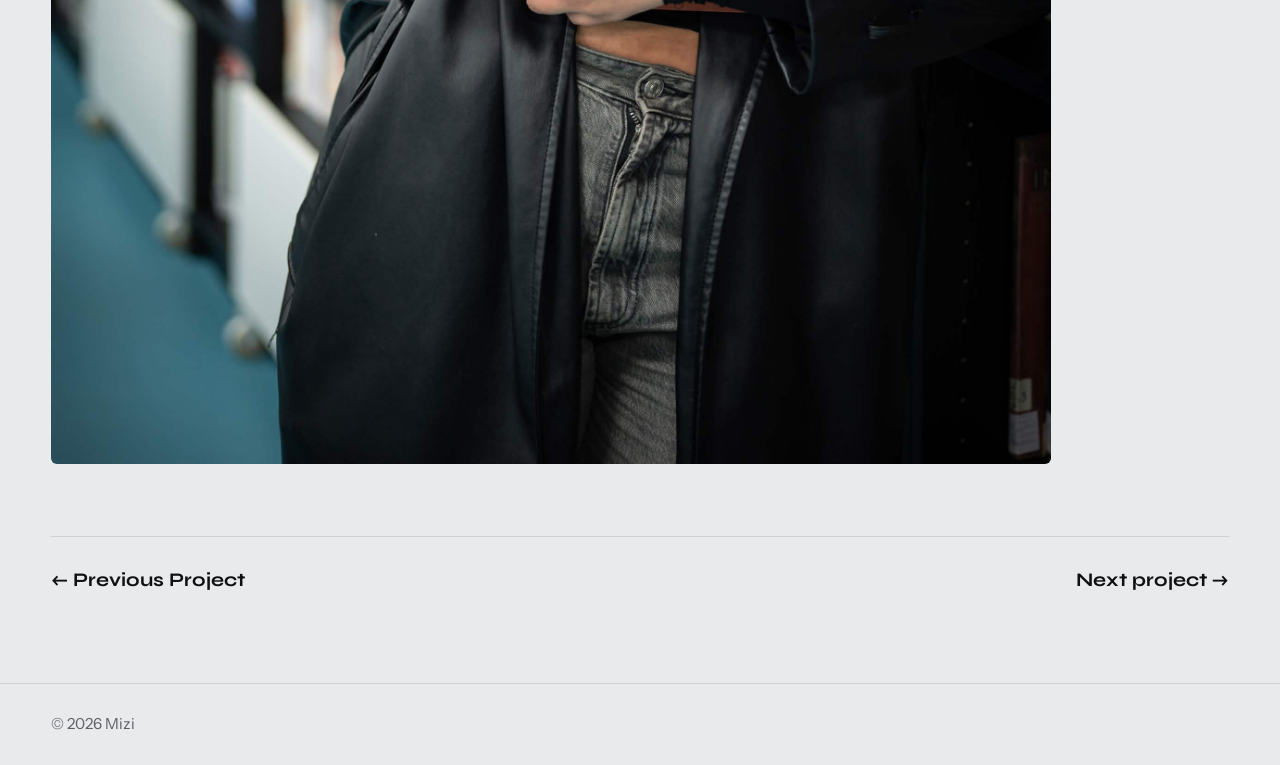
<file: zuka-portfolio/project-5.html>
<!DOCTYPE html>
<html lang="en" data-theme="light">
<head>
  <meta charset="utf-8">
  <meta name="viewport" content="width=device-width, initial-scale=1">

  <title>Portrait Photography - Zuka</title>
  <meta name="description" content="Portrait Photography">

  <script src="early-setup.js"></script>

  <link rel="preconnect" href="https://fonts.googleapis.com">
  <link rel="preconnect" href="https://fonts.gstatic.com" crossorigin>
  <link href="https://fonts.googleapis.com/css2?family=Instrument+Sans:wght@400;600&family=Syne:wght@600..800&display=swap" rel="stylesheet">
  <link rel="stylesheet" href="style.css">
</head>

<body>
  <div id="scroll-progress"></div>
  <header class="site-header">
    <div class="container header-row">
      <a class="logo" href="index.html">Zuka</a>

      <nav class="menu" aria-label="Main">
        <a href="index.html#work">
          <span lang="en">← All work</span><span lang="bs">← Svi radovi</span>
        </a>
      </nav>

      <div class="controls">
        <div class="pill-group" aria-label="Language">
          <button type="button" data-language="bs" aria-pressed="false">BS</button>
          <button type="button" data-language="en" aria-pressed="true">EN</button>
        </div>
        <button type="button" id="theme-button" class="theme-button" aria-label="Dark / light mode">☾</button>
      </div>
    </div>
  </header>

  <main class="project-page">
    <div class="container">

      <p class="project-category">
        <span lang="en">Photography</span><span lang="bs">Fotografija</span>
      </p>

      <h1 class="project-title">
        <span lang="en">Portrait Photography</span><span lang="bs">Portretna fotografija</span>
      </h1>

      <p class="project-intro">
        <span lang="en">A collection of photographs capturing people, everyday moments, and different atmospheres. Each image tells its own story through composition, lighting, and attention to detail, reflecting the character of the subject and the moment captured.</span>
        <span lang="bs">Kolekcija fotografija koje prikazuju ljude, svakodnevne trenutke i različite atmosfere. Svaka fotografija priča svoju priču kroz kompoziciju, osvjetljenje i pažnju posvećenu detaljima, dočaravajući karakter osobe i trenutka koji je zabilježen.</span></p>

      <div class="project-images">
        <img src="photos/kuhanje.jpg" alt="Photo 1" style="view-transition-name: project-1; margin-top: 10px; size: 50px;">
        <img src="photos/baka.jpg" alt="Photo 2" style="view-transition-name: project-1; margin-top: 10px; size: 50px;">
        <img src="photos/ema1.jpg" alt="Photo 3" style="view-transition-name: project-1; margin-top: 10px; size: 50px;">
        <img src="photos/ema2.jpg" alt="Photo 4" style="view-transition-name: project-1; margin-top: 10px; size: 50px;">
        <img src="photos/kerim.jpg" alt="Photo 5" style="view-transition-name: project-1; margin-top: 10px; size: 50px;">
        <img src="photos/edi.jpg" alt="Photo 6" style="view-transition-name: project-1; margin-top: 10px; size: 50px;">
        <img src="photos/cig.jpg" alt="Photo 7" style="view-transition-name: project-1; margin-top: 10px; size: 50px;">
        <img src="photos/libary1.jpg" alt="Photo 8" style="view-transition-name: project-1; margin-top: 10px; size: 50px;">
        <img src="photos/libary2.jpg" alt="Photo 9" style="view-transition-name: project-1; margin-top: 10px; size: 50px;">
      </div>


      <!-- Bottom links -->
      <nav class="project-nav" aria-label="Project navigation">
        <a href="project-4.html"><span lang="en">← Previous Project</span><span lang="bs">← Prethodni projekt</span></a>
        <a href="project-6.html"><span lang="en">Next project →</span><span lang="bs">Sljedeći projekat →</span></a>
      </nav>

    </div>
  </main>


  <footer class="site-footer">
    <div class="container">
      &copy; <span id="year"></span> Mizi
    </div>
  </footer>

  <script src="project.js"></script>
</body>
</html>
</file>
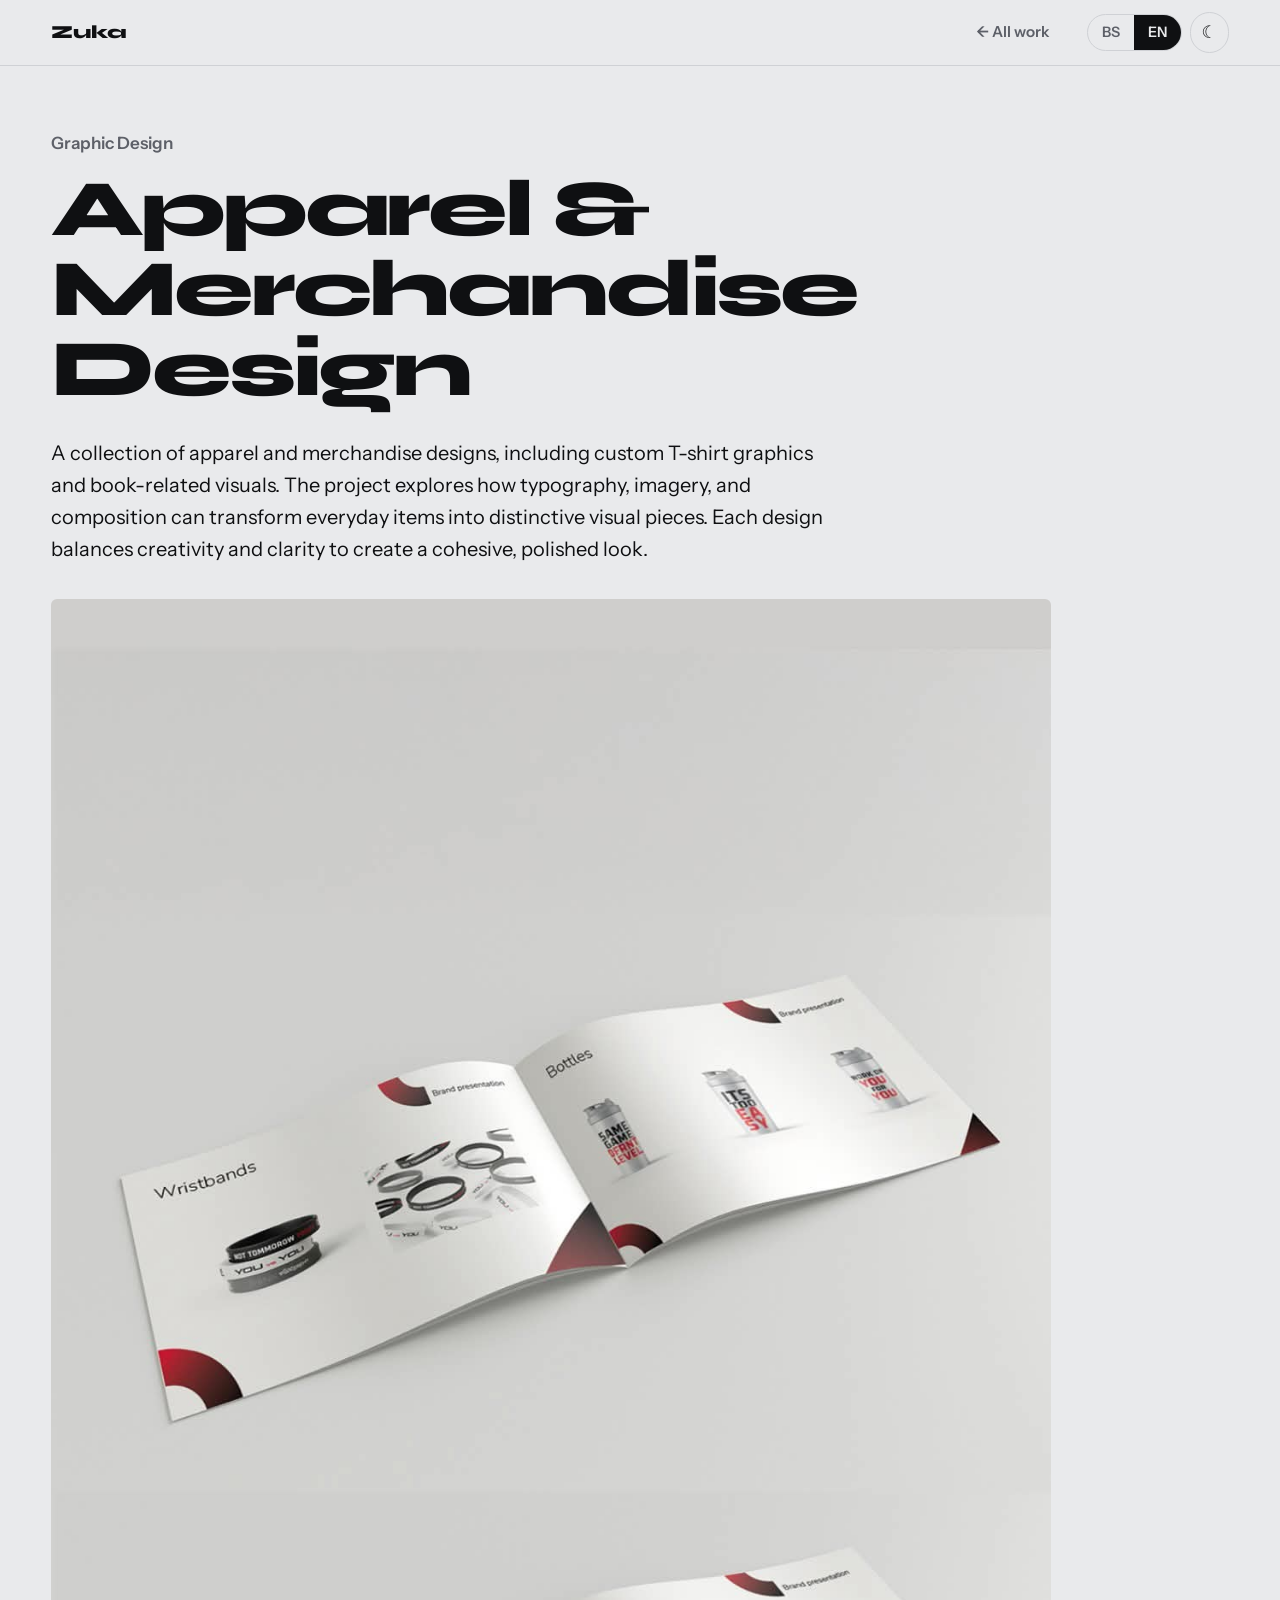
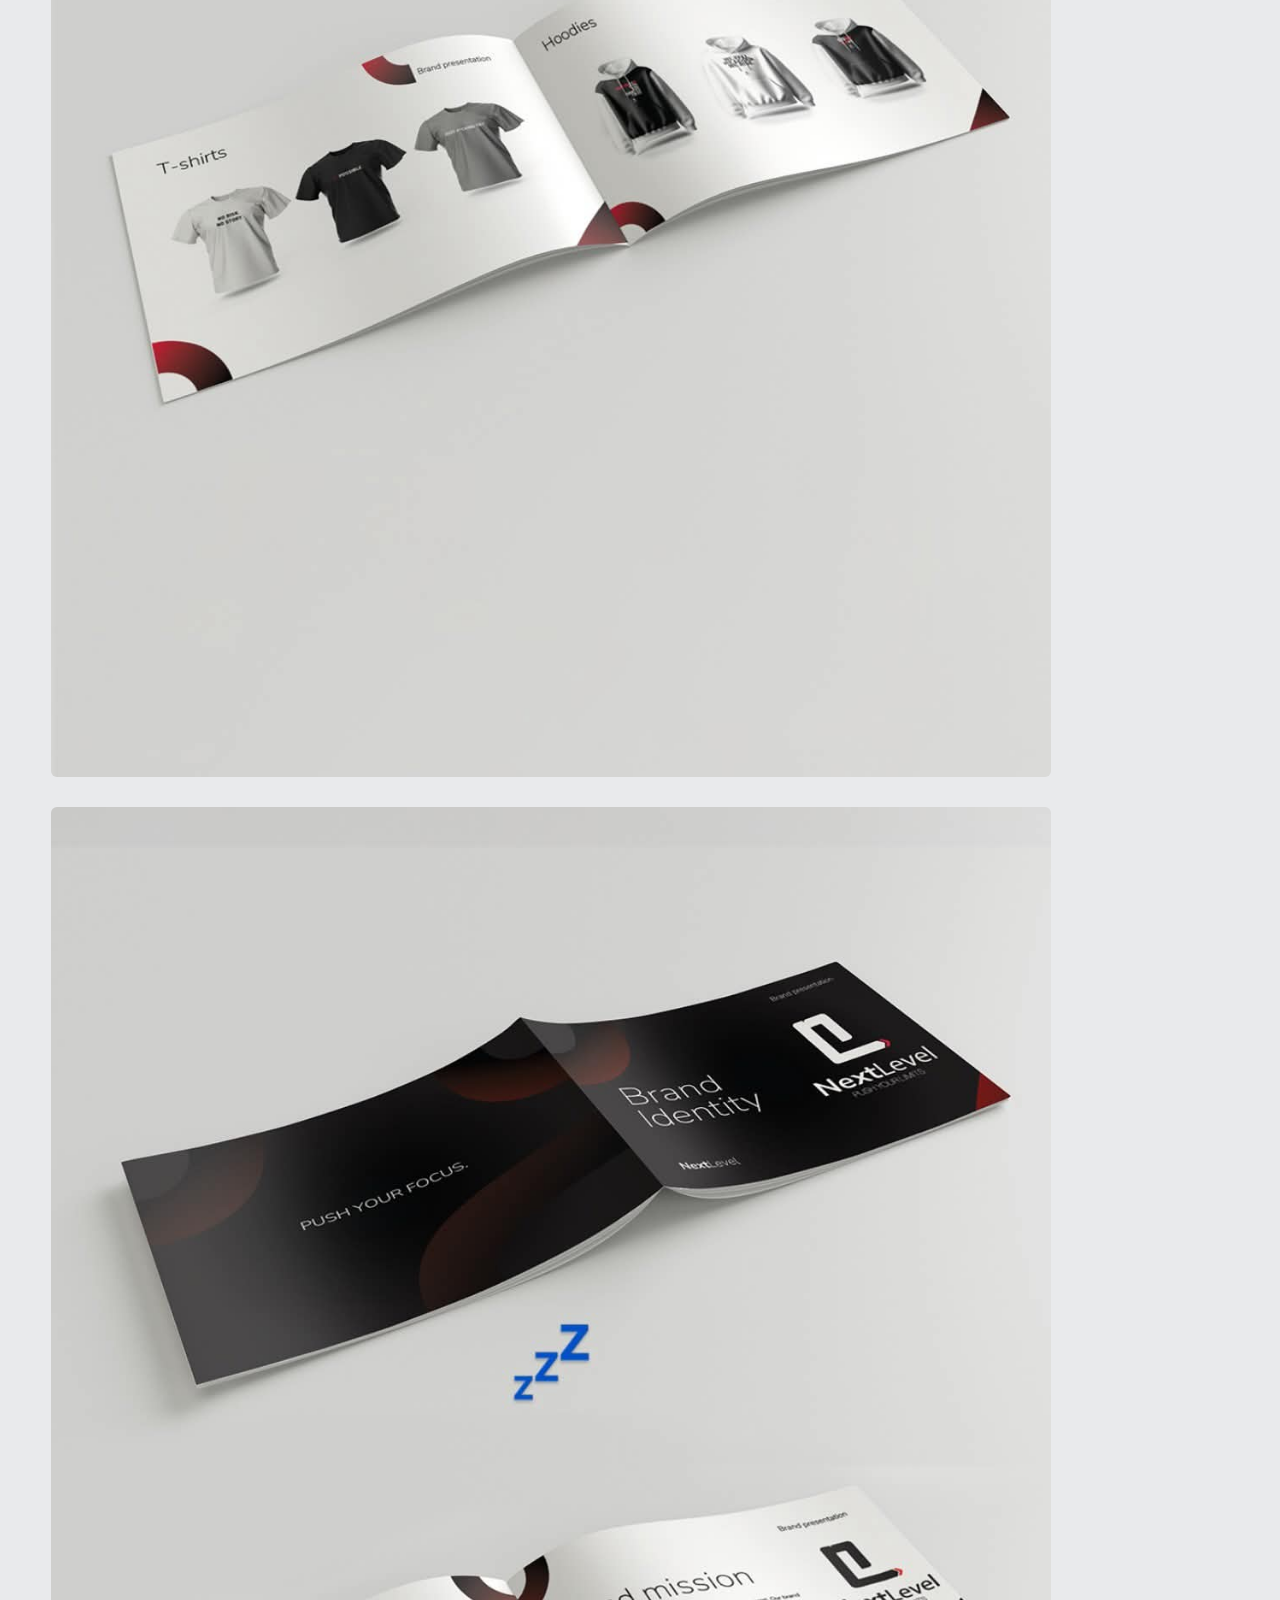
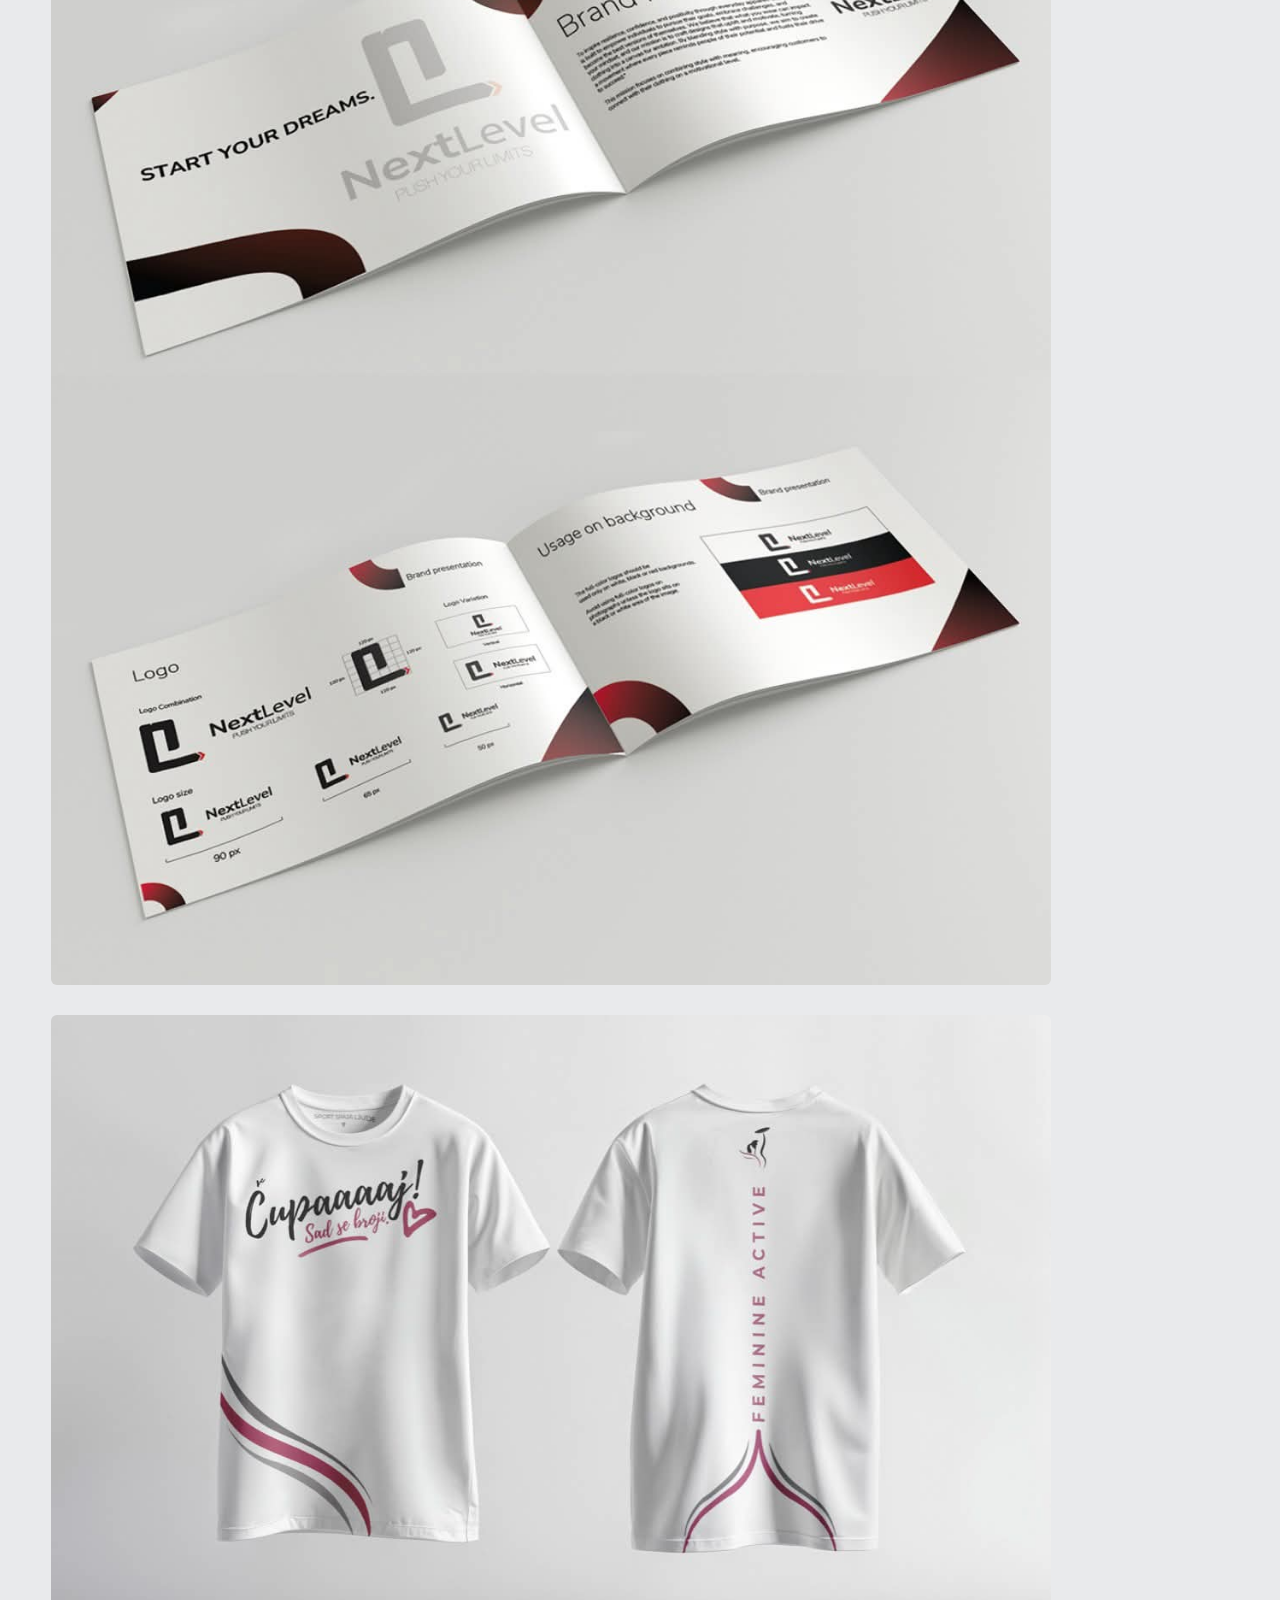
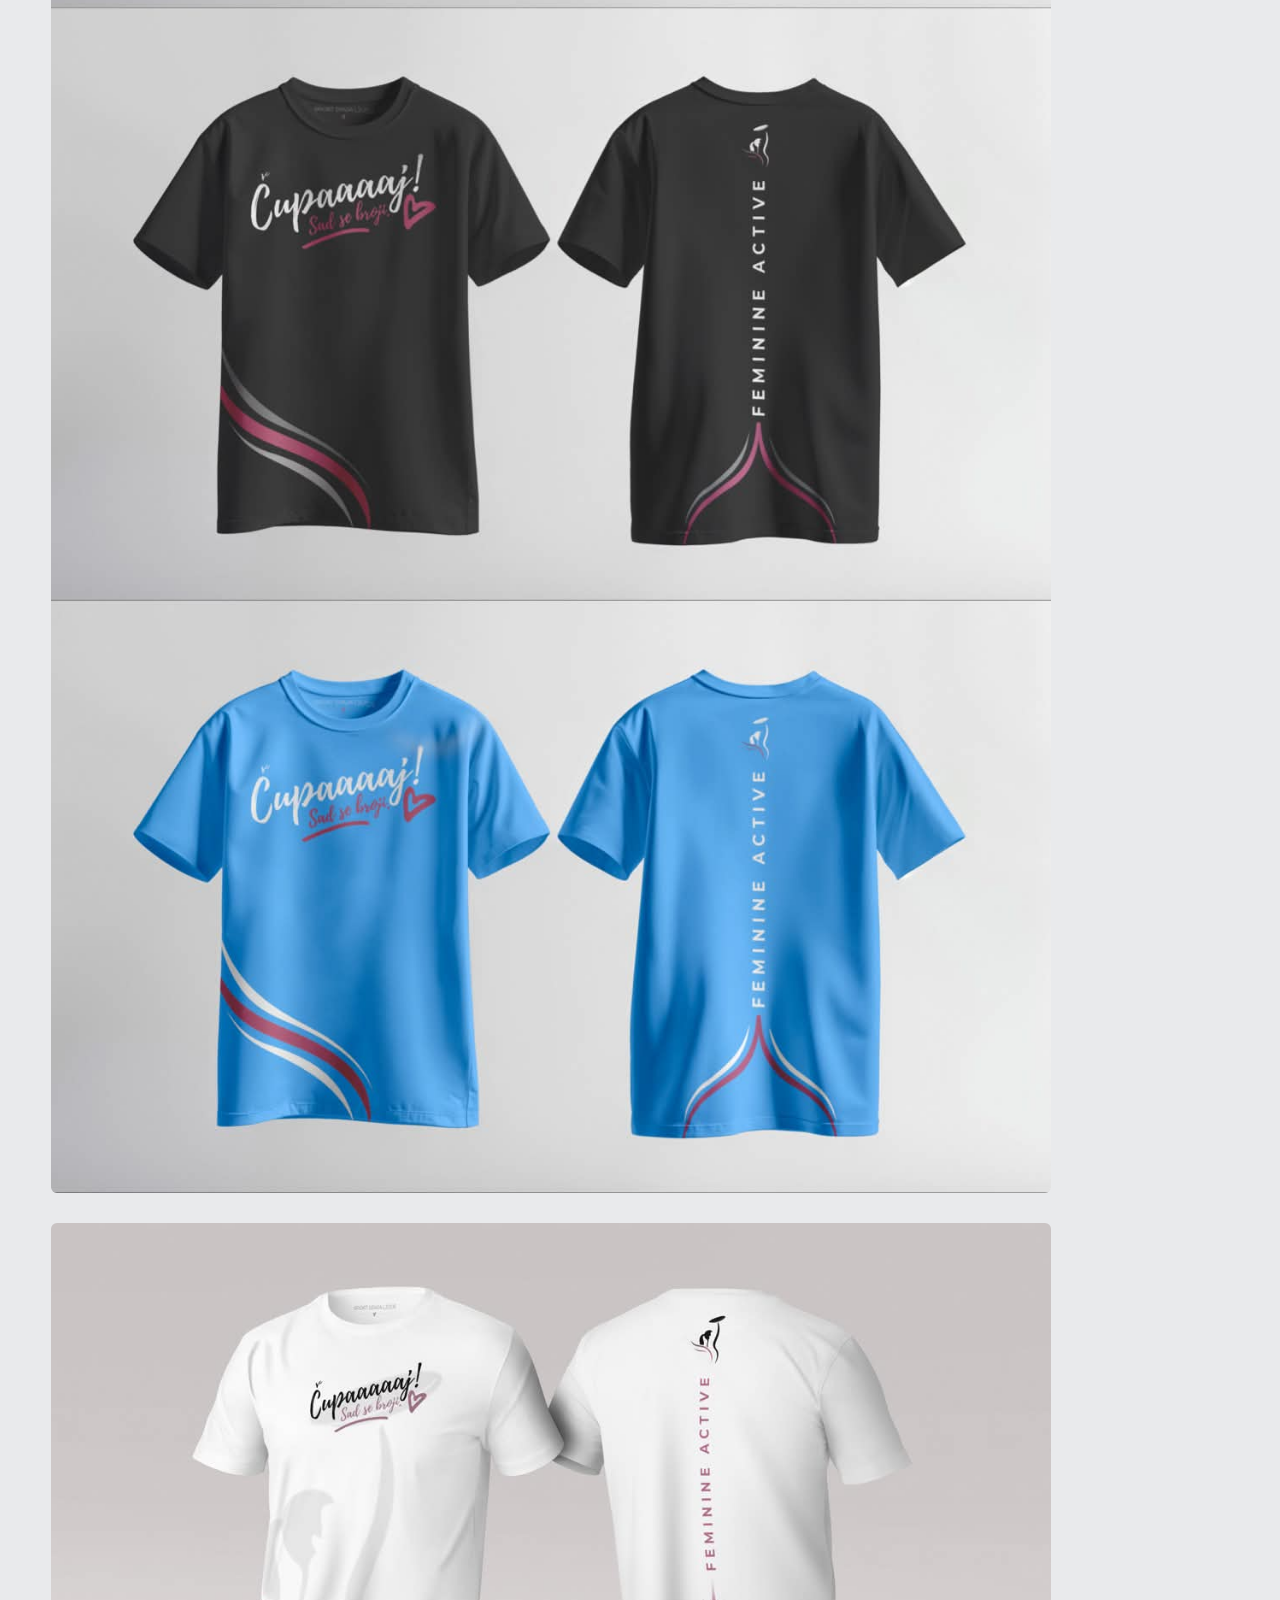
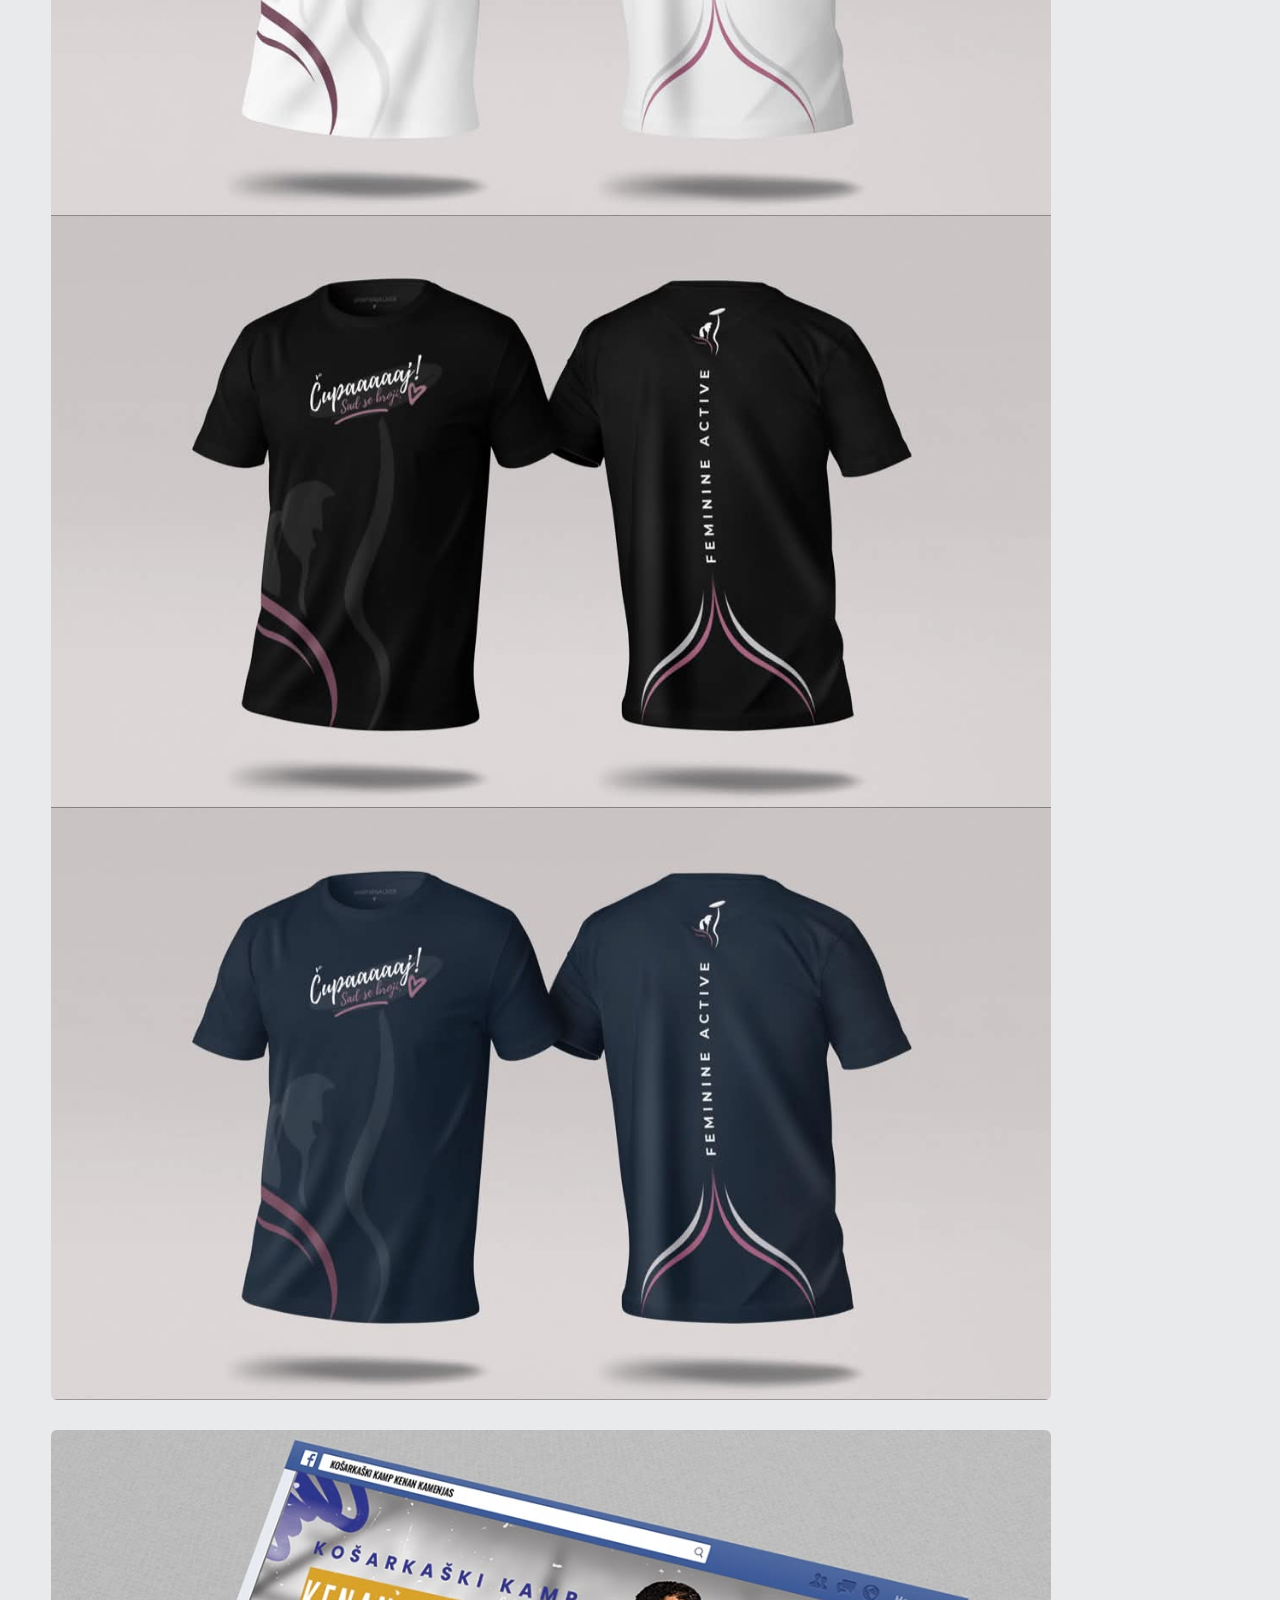
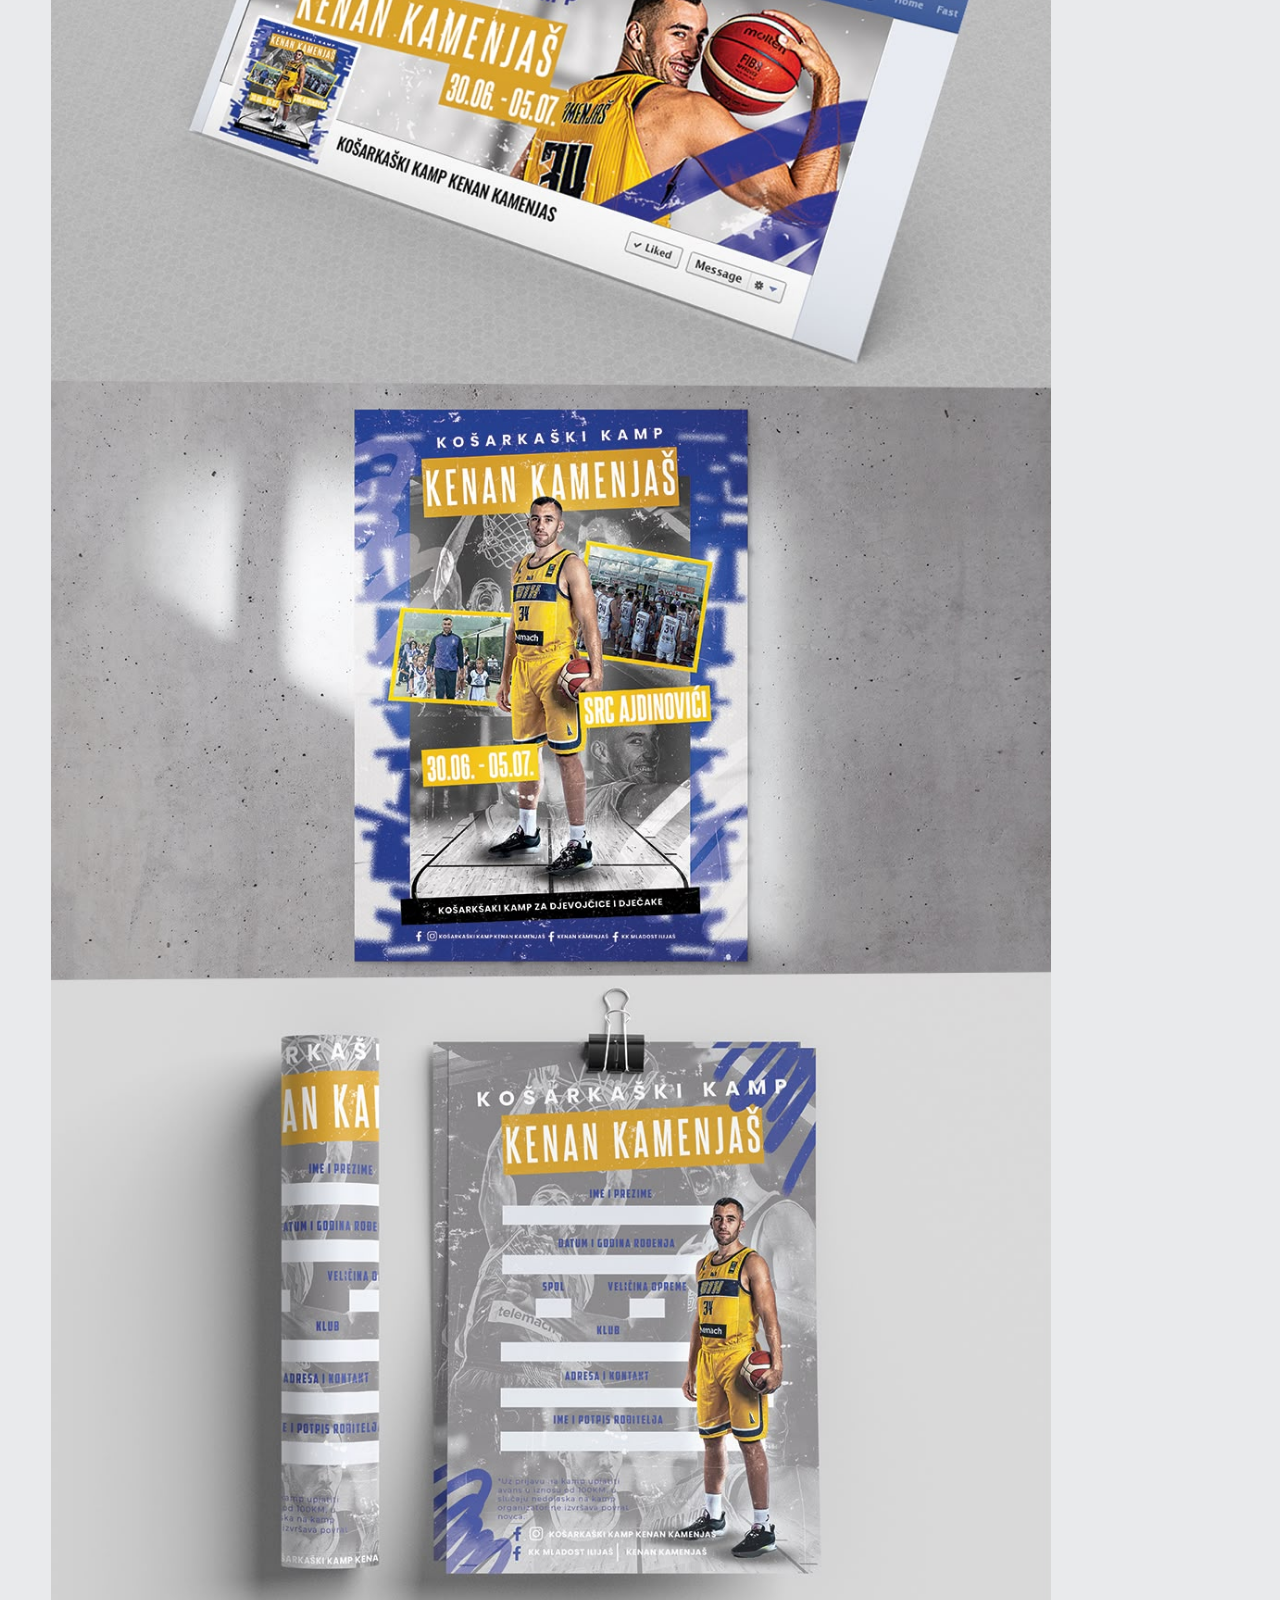
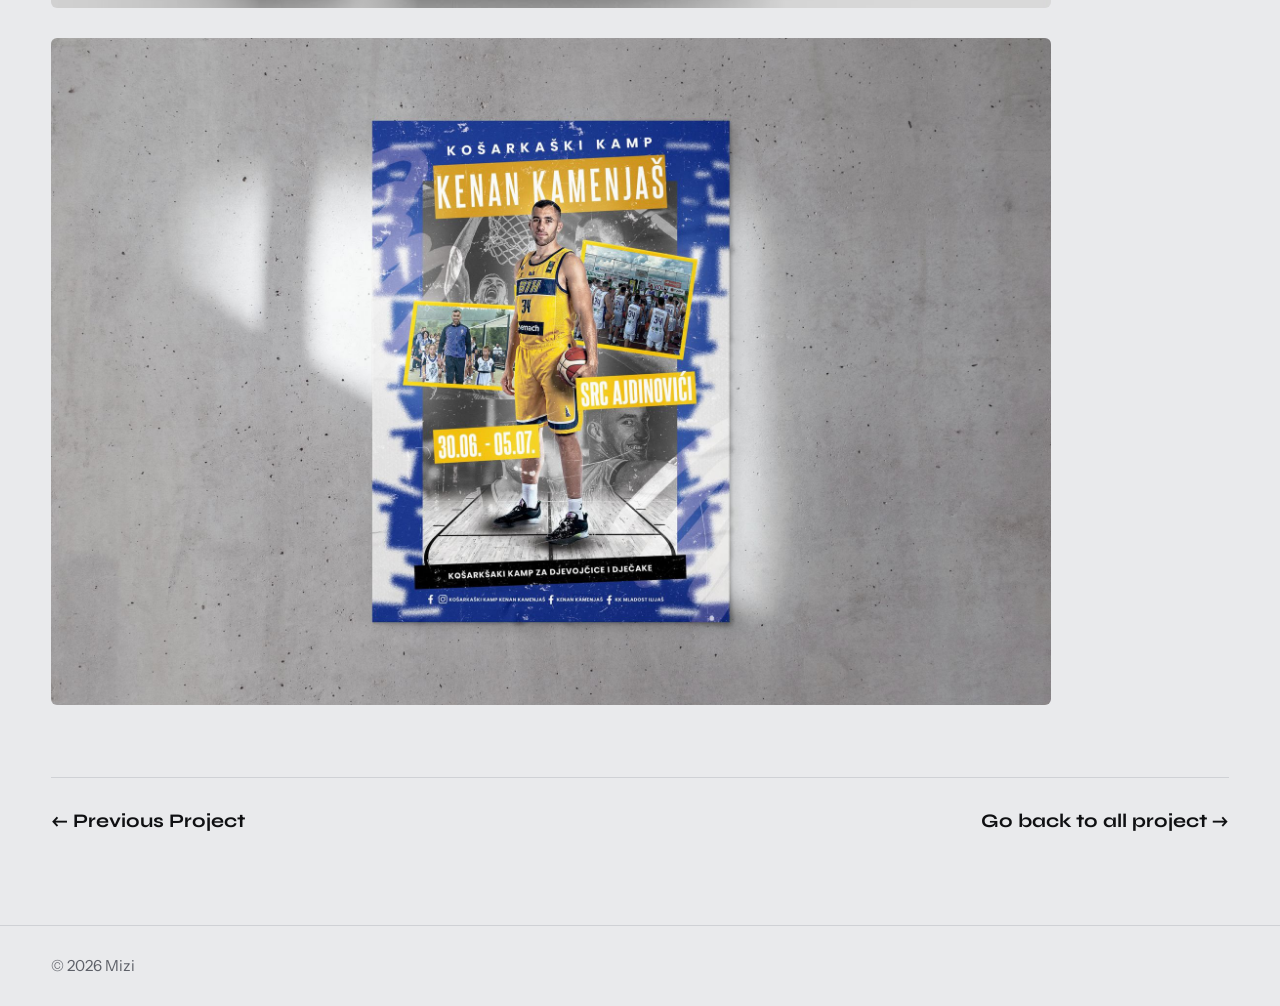
<file: zuka-portfolio/project-6.html>
<!DOCTYPE html>
<html lang="en" data-theme="light">
<head>
  <meta charset="utf-8">
  <meta name="viewport" content="width=device-width, initial-scale=1">

  <title>Apparel & Merchandise Design - Zuka</title>
  <meta name="description" content="Apparel & Merchandise Design">

  <script src="early-setup.js"></script>

  <link rel="preconnect" href="https://fonts.googleapis.com">
  <link rel="preconnect" href="https://fonts.gstatic.com" crossorigin>
  <link href="https://fonts.googleapis.com/css2?family=Instrument+Sans:wght@400;600&family=Syne:wght@600..800&display=swap" rel="stylesheet">
  <link rel="stylesheet" href="style.css">
</head>

<body>
  <div id="scroll-progress"></div>
  <header class="site-header">
    <div class="container header-row">
      <a class="logo" href="index.html">Zuka</a>

      <nav class="menu" aria-label="Main">
        <a href="index.html#work">
          <span lang="en">← All work</span><span lang="bs">← Svi radovi</span>
        </a>
      </nav>

      <div class="controls">
        <div class="pill-group" aria-label="Language">
          <button type="button" data-language="bs" aria-pressed="false">BS</button>
          <button type="button" data-language="en" aria-pressed="true">EN</button>
        </div>
        <button type="button" id="theme-button" class="theme-button" aria-label="Dark / light mode">☾</button>
      </div>
    </div>
  </header>

  <main class="project-page">
    <div class="container">

      <p class="project-category">
        <span lang="en">Graphic Design</span><span lang="bs">Grafički dizajn</span>
      </p>

      <h1 class="project-title">
        <span lang="en">Apparel & Merchandise Design</span><span lang="bs">Dizajn promotivnih proizvoda</span>
      </h1>

      <p class="project-intro">
        <span lang="en">A collection of apparel and merchandise designs, including custom T-shirt graphics and book-related visuals. The project explores how typography, imagery, and composition can transform everyday items into distinctive visual pieces. Each design balances creativity and clarity to create a cohesive, polished look.</span>
        <span lang="bs">Kolekcija dizajna odjeće i različitih proizvoda, uključujući grafike za majice i vizuelna rješenja povezana s knjigama. Projekat istražuje kako se tipografija, fotografija i kompozicija mogu spojiti u upečatljiv vizuelni izraz. Svaki dizajn povezuje kreativnost i jasnoću kako bi se postigao skladan i profesionalan izgled.</span></p>

      <div class="project-images">
        <img src="photos/knjiga1.jpg" alt="Photo 1" style="view-transition-name: project-1; margin-top: 10px; size: 50px;">
        <img src="photos/knjiga2.jpg" alt="Photo 2" style="view-transition-name: project-1; margin-top: 10px; size: 50px;">
        <img src="photos/majice.jpg" alt="Photo 3" style="view-transition-name: project-1; margin-top: 10px; size: 50px;">
        <img src="photos/majice2.jpg" alt="Photo 4" style="view-transition-name: project-1; margin-top: 10px; size: 50px;">
        <img src="photos/kameni.jpg" alt="Photo 5" style="view-transition-name: project-1; margin-top: 10px; size: 50px;">
        <img src="photos/kameni2.jpg" alt="Photo 6" style="view-transition-name: project-1; margin-top: 10px; size: 50px;">
     </div>


      <!-- Bottom links -->
      <nav class="project-nav" aria-label="Project navigation">
        <a href="project-5.html"><span lang="en">← Previous Project</span><span lang="bs">← Prethodni projekt</span></a>
        <a href="index.html#work"><span lang="en">Go back to all project →</span><span lang="bs">Nazad na projekat →</span></a>
      </nav>

    </div>
  </main>


  <footer class="site-footer">
    <div class="container">
      &copy; <span id="year"></span> Mizi
    </div>
  </footer>

  <script src="project.js"></script>
</body>
</html>
</file>
<file: style.css>
:root {
  --background: #e9eaec;
  --surface: #f6f6f7;          
  --text: #0f1012;
  --text-soft: #5d6068;        
  --line: #cfd1d5;             
  --accent: #3a54f0;           
  --accent-text: #ffffff;      
  color-scheme: light;
}

/* Dark theme colors */
:root[data-theme="dark"] {
  --background: #0c0d0f;
  --surface: #15171a;
  --text: #f0f0ee;
  --text-soft: #9a9da5;
  --line: #272a2f;
  --accent: #8a99ff;
  --accent-text: #0c0d0f;
  color-scheme: dark;
}


html[lang="en"] [lang="bs"],
html[lang="bs"] [lang="en"] {
  display: none;
}

* {
  box-sizing: border-box;
}

html {
  scroll-behavior: smooth;      
  scroll-padding-top: 90px;      
}

body {
  margin: 0;
  background: var(--background);
  color: var(--text);
  font-family: "Instrument Sans", system-ui, sans-serif;   
  font-size: 17px;
  line-height: 1.6;
  transition: background 0.25s, color 0.25s;
}

.container {
  max-width: 1280px;
  margin: 0 auto;
  padding: 0 clamp(20px, 4vw, 56px);
}

a {
  color: inherit;
}

:focus-visible {
  outline: 3px solid var(--accent);
  outline-offset: 3px;
}

h1,
h2,
.logo,
.email-link {
  font-family: Syne, "Instrument Sans", system-ui, sans-serif;
}

h2 {
  margin: 0;
  font-size: clamp(1.8rem, 4vw, 2.6rem);
  font-weight: 700;
  letter-spacing: -0.02em;
  line-height: 1.1;
}

section {
  padding: 88px 0;
}

.button {
  display: inline-block;
  padding: 13px 26px;
  border-radius: 99px;
  background: var(--accent);
  color: var(--accent-text);
  font-weight: 600;
  text-decoration: none;
}

.button:hover {
  filter: brightness(1.1);
}

.pill-group {
  display: inline-flex;
  flex-wrap: wrap;
  border: 1px solid var(--line);
  border-radius: 99px;
  overflow: hidden;
}

.pill-group button {
  padding: 6px 14px;
  border: 0;
  background: none;
  color: var(--text-soft);
  font: inherit;
  font-size: 0.9rem;
  font-weight: 600;
  cursor: pointer;
}

.pill-group button[aria-pressed="true"] {
  background: var(--text);
  color: var(--background);
}

#scroll-progress {
  position: fixed;
  top: 0;
  left: 0;
  z-index: 70;
  width: 100%;
  height: 3px;
  background: var(--accent);
  transform: scaleX(0);          
  transform-origin: left;
}

[hidden] {
  display: none !important;
}


/* HEADER */
.site-header {
  position: sticky;
  top: 0;
  z-index: 60;
  background: var(--background);
  border-bottom: 1px solid var(--line);
}

.header-row {
  display: flex;
  flex-wrap: wrap;
  align-items: center;
  gap: 12px;
  padding-top: 12px;
  padding-bottom: 12px;
}

.logo {
  font-size: 1.15rem;
  font-weight: 800;
  letter-spacing: -0.01em;
  text-decoration: none;
}

.menu {
  display: flex;
  gap: 6px;
  margin-left: auto;          
}

.menu a {
  padding: 5px 14px;
  border-radius: 99px;
  color: var(--text-soft);
  font-size: 0.95rem;
  font-weight: 600;
  text-decoration: none;
}

.menu a:hover {
  color: var(--text);
}

.menu a.active {
  background: var(--surface);
  color: var(--text);
  box-shadow: inset 0 0 0 1px var(--line);
}

.controls {
  display: flex;
  align-items: center;
  gap: 8px;
  margin-left: 12px;
}

.theme-button {
  padding: 6px 11px;
  border: 1px solid var(--line);
  border-radius: 99px;
  background: none;
  color: var(--text);
  font: inherit;
  cursor: pointer;
}


/* HERO */
.hero {
  padding: 96px 0 72px;
}

.hero-role {
  margin: 0 0 12px;
  color: var(--text-soft);
  font-weight: 600;
}

#hero-name {
  margin: 0 0 40px;
  font-size: clamp(3.4rem, 13vw, 10.5rem);    
  font-weight: 800;
  letter-spacing: -0.045em;
  line-height: 0.92;
}

#hero-name .word {
  display: inline-block;
  overflow: hidden;
  vertical-align: top;
  padding-bottom: 0.08em;
}

#hero-name .word span {
  display: inline-block;
  transform: translateY(105%);
  animation: slide-up 0.9s cubic-bezier(0.2, 0.7, 0.2, 1) forwards;
  animation-delay: calc(var(--word-index) * 0.12s);  
}

@keyframes slide-up {
  to { transform: none; }
}

.hero-row {
  display: flex;
  flex-wrap: wrap;
  align-items: center;
  justify-content: space-between;
  gap: 24px;
}

.hero-tagline {
  max-width: 22em;
  margin: 0;
  font-size: 1.3rem;
}


/* GALLERY */
.work-header {
  display: flex;
  flex-wrap: wrap;
  align-items: center;
  justify-content: space-between;
  gap: 20px;
  margin-bottom: 32px;
}

.gallery {
  columns: 3;
  column-gap: 16px;
}

.item {
  position: relative;
  display: block;
  width: 100%;
  margin: 0 0 16px;
  padding: 0;
  border: 0;
  border-radius: 6px;
  background: var(--surface);
  overflow: hidden;
  cursor: zoom-in;
  break-inside: avoid;
}

.item img,
.item .placeholder {
  display: block;
  width: 100%;
  height: 100%;
  object-fit: cover;            
}

.item .caption {
  position: absolute;
  right: 0;
  bottom: 0;
  left: 0;
  padding: 36px 16px 14px;
  background: linear-gradient(transparent, rgba(0, 0, 0, 0.7));
  color: #ffffff;
  text-align: left;
  opacity: 0;
  transition: opacity 0.2s;
}

.item:hover .caption,
.item:focus-visible .caption {
  opacity: 1;
}

@media (hover: none) {
  .item .caption {
    opacity: 1;
  }
}

.item .description {
  display: none;
}

.placeholder {
  display: flex;
  align-items: center;
  justify-content: center;
  padding: 16px;
  background: linear-gradient(135deg,
              hsl(var(--hue, 220) 30% 32%),
              hsl(calc(var(--hue, 220) + 40) 35% 20%));
  color: #ffffff;
  font-size: 0.85rem;
  text-align: center;
}


/* ABOUT */
.about-layout {
  display: grid;
  grid-template-columns: 5fr 7fr;     
  gap: 64px;
  align-items: start;
}

.portrait {
  aspect-ratio: 4 / 5;
  border-radius: 6px;
  overflow: hidden;
}

.portrait img,
.portrait .placeholder {
  display: block;
  width: 100%;
  height: 100%;
  object-fit: cover;
}

.about-text {
  max-width: 32em;
  margin: 20px 0 28px;
  font-size: 1.25rem;
}

.services {
  margin: 0;
  padding: 0;
  list-style: none;
}

.services li {
  padding: 14px 0;
  border-top: 1px solid var(--line);
  font-weight: 600;
}


/* CONTACT */
#contact {
  border-top: 1px solid var(--line);
}

.contact-text {
  margin: 16px 0 28px;
  color: var(--text-soft);
}

.email-link {
  display: inline-block;
  border-bottom: 3px solid var(--accent);
  font-size: clamp(1.5rem, 5.5vw, 3.6rem);
  font-weight: 700;
  letter-spacing: -0.03em;
  text-decoration: none;
  word-break: break-all;
}

.email-link:hover {
  color: var(--accent);
}

.social-links {
  display: flex;
  gap: 24px;
  margin: 28px 0 0;
}

.social-links a {
  font-weight: 600;
}


/* FOOTER */
.site-footer {
  padding: 28px 0;
  border-top: 1px solid var(--line);
  color: var(--text-soft);
  font-size: 0.95rem;
}


/* LIGHTBOX */
dialog#lightbox {
  width: 100%;
  height: 100%;
  max-width: 100vw;
  max-height: 100vh;
  padding: 0;
  border: 0;
  background: transparent;
  color: #ffffff;
}

dialog#lightbox[open] {
  display: flex;
  align-items: center;
  justify-content: center;
}

dialog#lightbox::backdrop {
  background: rgba(6, 7, 9, 0.94);      
}

#lightbox-content {
  max-width: min(88vw, 1200px);
  margin: 0;
  text-align: center;
}

#lightbox-content img {
  max-width: 100%;
  max-height: 80vh;
  border-radius: 4px;
}

#lightbox-content .placeholder {
  width: min(80vw, 720px);
  aspect-ratio: 4 / 3;
}

#lightbox-content figcaption {
  margin-top: 14px;
  color: #c9ccd2;
}

#lightbox-content .title {
  color: #ffffff;
}

.lightbox-button {
  position: absolute;
  width: 46px;
  height: 46px;
  border: 0;
  border-radius: 50%;
  background: rgba(255, 255, 255, 0.12);
  color: #ffffff;
  font-size: 1.5rem;
  cursor: pointer;
}

.lightbox-close    { top: 18px; right: 18px; }
.lightbox-previous { top: 50%; left: 14px;  transform: translateY(-50%); }
.lightbox-next     { top: 50%; right: 14px; transform: translateY(-50%); }


/* SMALL SCREENS */
@media (max-width: 900px) {
  .gallery { columns: 2; }               
}

@media (max-width: 860px) {
  html { scroll-padding-top: 110px; }
  section { padding: 64px 0; }

  .logo { margin-right: auto; }

  .menu {
    order: 3;
    flex-basis: 100%;
    margin: 0;
    overflow-x: auto;
  }
  .controls { margin-left: 0; }

  .about-layout {
    grid-template-columns: 1fr;
    gap: 32px;
  }
}

@media (max-width: 560px) {
  .gallery { columns: 1; }               
}

@media (prefers-reduced-motion: reduce) {
  html { scroll-behavior: auto; }
  #hero-name .word span {
    animation: none;
    transform: none;
  }
}

/* ---------------------------------------------------------------
   PROJECT VIEW (extra text and photos inside the lightbox)
--------------------------------------------------------------- */

/* Hidden in the gallery, shown only inside the lightbox */
.item .project-text,
.item .project-photos {
  display: none;
}

/* The lightbox content can scroll when the project is long */
#lightbox-content {
  max-height: 92vh;
  overflow-y: auto;
}

/* The longer text under the main photo */
#lightbox-content .project-text {
  display: block;
  max-width: 40em;
  margin: 24px auto 0;
  color: #c9ccd2;
  line-height: 1.7;
  text-align: left;
}

/* The extra photos: 2 columns */
#lightbox-content .more-photos {
  display: grid;
  grid-template-columns: repeat(2, 1fr);
  gap: 12px;
  align-items: start;
  margin-top: 28px;
}

#lightbox-content .more-photos img {
  width: 100%;
  height: auto;
  max-height: none;
}

#lightbox-content .more-photos .placeholder {
  width: 100%;
  aspect-ratio: 4 / 3;
}

/* On phones: 1 column */
@media (max-width: 560px) {
  #lightbox-content .more-photos {
    grid-template-columns: 1fr;
  }
}

/* ---------------------------------------------------------------
   PAGE-TO-PAGE ANIMATION
   Lets the browser morph the gallery photo into the project cover.
   (If the browser doesn't support it, nothing breaks.)
--------------------------------------------------------------- */
@view-transition {
  navigation: auto;
}

/* Gallery items are links now, not buttons */
.item {
  text-decoration: none;
  cursor: pointer;
}


/* ---------------------------------------------------------------
   PROJECT PAGE
--------------------------------------------------------------- */
.project-page {
  padding: 64px 0 88px;
}

/* Text slides up softly when the page opens */
.project-page .container > * {
  animation: fade-up 0.7s ease both;
}

@keyframes fade-up {
  from { opacity: 0; transform: translateY(16px); }
  to   { opacity: 1; transform: none; }
}

.project-category {
  margin: 0 0 12px;
  color: var(--text-soft);
  font-weight: 600;
}

.project-title {
  margin: 0 0 28px;
  font-size: clamp(2.4rem, 7vw, 5rem);
  font-weight: 800;
  letter-spacing: -0.04em;
  line-height: 1;
}

.project-intro {
  max-width: 40em;
  margin: 0 0 24px;
  font-size: 1.25rem;
}

.project-links {
  display: flex;
  flex-wrap: wrap;
  gap: 12px;
  margin: 0 0 56px;
}

/* The photos: one big photo under the other */
.project-images {
  display: grid;
  gap: 20px;
  max-width: 1000px;
}

.project-images img {
  display: block;
  width: 100%;
  height: auto;
  border-radius: 6px;
}

.project-images .placeholder {
  width: 100%;
  aspect-ratio: 4 / 5;
}

/* Optional: two photos next to each other */
.project-images.two-columns {
  grid-template-columns: repeat(2, 1fr);
  max-width: none;
}

@media (max-width: 700px) {
  .project-images.two-columns {
    grid-template-columns: 1fr;
  }
}

/* "All work" and "Next project" links at the bottom */
.project-nav {
  display: flex;
  justify-content: space-between;
  gap: 16px;
  margin-top: 72px;
  padding-top: 28px;
  border-top: 1px solid var(--line);
}

.project-nav a {
  font-family: Syne, "Instrument Sans", system-ui, sans-serif;
  font-size: 1.2rem;
  font-weight: 700;
  text-decoration: none;
}

.project-nav a:hover {
  color: var(--accent);
}

/* Less motion for visitors who prefer it */
@media (prefers-reduced-motion: reduce) {
  .project-page .container > * {
    animation: none;
  }
}

/* ---------------------------------------------------------------
   GALLERY GRID (replaces the old column layout)
   Every thumbnail has the same shape, rows line up neatly.
--------------------------------------------------------------- */
.gallery {
  display: grid;
  grid-template-columns: repeat(3, 1fr);    /* 3 equal columns on desktop */
  gap: 16px;
}

.gallery .item {
  aspect-ratio: 4 / 5 !important;           /* ✏️ EDIT: thumbnail shape (width / height). 1 / 1 = square, 3 / 4 = a bit taller */
  margin: 0;                                /* the gap above handles the spacing */
}

/* Tablet: 2 columns */
@media (max-width: 900px) {
  .gallery {
    grid-template-columns: repeat(2, 1fr);
  }
}

/* Phone: 1 column */
@media (max-width: 560px) {
  .gallery {
    grid-template-columns: 1fr;
  }
}
</file>
<file: zuka-portfolio/style.css>
:root {
  --background: #e9eaec;
  --surface: #f6f6f7;          
  --text: #0f1012;
  --text-soft: #5d6068;        
  --line: #cfd1d5;             
  --accent: #3a54f0;           
  --accent-text: #ffffff;      
  color-scheme: light;
}

/* Dark theme colors */
:root[data-theme="dark"] {
  --background: #0c0d0f;
  --surface: #15171a;
  --text: #f0f0ee;
  --text-soft: #9a9da5;
  --line: #272a2f;
  --accent: #8a99ff;
  --accent-text: #0c0d0f;
  color-scheme: dark;
}


html[lang="en"] [lang="bs"],
html[lang="bs"] [lang="en"] {
  display: none;
}

* {
  box-sizing: border-box;
}

html {
  scroll-behavior: smooth;      
  scroll-padding-top: 90px;      
}

body {
  margin: 0;
  background: var(--background);
  color: var(--text);
  font-family: "Instrument Sans", system-ui, sans-serif;   
  font-size: 17px;
  line-height: 1.6;
  transition: background 0.25s, color 0.25s;
}

.container {
  max-width: 1280px;
  margin: 0 auto;
  padding: 0 clamp(20px, 4vw, 56px);
}

a {
  color: inherit;
}

:focus-visible {
  outline: 3px solid var(--accent);
  outline-offset: 3px;
}

h1,
h2,
.logo,
.email-link {
  font-family: Syne, "Instrument Sans", system-ui, sans-serif;
}

h2 {
  margin: 0;
  font-size: clamp(1.8rem, 4vw, 2.6rem);
  font-weight: 700;
  letter-spacing: -0.02em;
  line-height: 1.1;
}

section {
  padding: 88px 0;
}

.button {
  display: inline-block;
  padding: 13px 26px;
  border-radius: 99px;
  background: var(--accent);
  color: var(--accent-text);
  font-weight: 600;
  text-decoration: none;
}

.button:hover {
  filter: brightness(1.1);
}

.pill-group {
  display: inline-flex;
  flex-wrap: wrap;
  border: 1px solid var(--line);
  border-radius: 99px;
  overflow: hidden;
}

.pill-group button {
  padding: 6px 14px;
  border: 0;
  background: none;
  color: var(--text-soft);
  font: inherit;
  font-size: 0.9rem;
  font-weight: 600;
  cursor: pointer;
}

.pill-group button[aria-pressed="true"] {
  background: var(--text);
  color: var(--background);
}

#scroll-progress {
  position: fixed;
  top: 0;
  left: 0;
  z-index: 70;
  width: 100%;
  height: 3px;
  background: var(--accent);
  transform: scaleX(0);          
  transform-origin: left;
}

[hidden] {
  display: none !important;
}


/* HEADER */
.site-header {
  position: sticky;
  top: 0;
  z-index: 60;
  background: var(--background);
  border-bottom: 1px solid var(--line);
}

.header-row {
  display: flex;
  flex-wrap: wrap;
  align-items: center;
  gap: 12px;
  padding-top: 12px;
  padding-bottom: 12px;
}

.logo {
  font-size: 1.15rem;
  font-weight: 800;
  letter-spacing: -0.01em;
  text-decoration: none;
}

.menu {
  display: flex;
  gap: 6px;
  margin-left: auto;          
}

.menu a {
  padding: 5px 14px;
  border-radius: 99px;
  color: var(--text-soft);
  font-size: 0.95rem;
  font-weight: 600;
  text-decoration: none;
}

.menu a:hover {
  color: var(--text);
}

.menu a.active {
  background: var(--surface);
  color: var(--text);
  box-shadow: inset 0 0 0 1px var(--line);
}

.controls {
  display: flex;
  align-items: center;
  gap: 8px;
  margin-left: 12px;
}

.theme-button {
  padding: 6px 11px;
  border: 1px solid var(--line);
  border-radius: 99px;
  background: none;
  color: var(--text);
  font: inherit;
  cursor: pointer;
}


/* HERO */
.hero {
  padding: 96px 0 72px;
}

.hero-role {
  margin: 0 0 12px;
  color: var(--text-soft);
  font-weight: 600;
}

#hero-name {
  margin: 0 0 40px;
  font-size: clamp(3.4rem, 13vw, 10.5rem);    
  font-weight: 800;
  letter-spacing: -0.045em;
  line-height: 0.92;
}

#hero-name .word {
  display: inline-block;
  overflow: hidden;
  vertical-align: top;
  padding-bottom: 0.08em;
}

#hero-name .word span {
  display: inline-block;
  transform: translateY(105%);
  animation: slide-up 0.9s cubic-bezier(0.2, 0.7, 0.2, 1) forwards;
  animation-delay: calc(var(--word-index) * 0.12s);  
}

@keyframes slide-up {
  to { transform: none; }
}

.hero-row {
  display: flex;
  flex-wrap: wrap;
  align-items: center;
  justify-content: space-between;
  gap: 24px;
}

.hero-tagline {
  max-width: 22em;
  margin: 0;
  font-size: 1.3rem;
}


/* GALLERY */
.work-header {
  display: flex;
  flex-wrap: wrap;
  align-items: center;
  justify-content: space-between;
  gap: 20px;
  margin-bottom: 32px;
}

.gallery {
  columns: 3;
  column-gap: 16px;
}

.item {
  position: relative;
  display: block;
  width: 100%;
  margin: 0 0 16px;
  padding: 0;
  border: 0;
  border-radius: 6px;
  background: var(--surface);
  overflow: hidden;
  cursor: zoom-in;
  break-inside: avoid;
}

.item img,
.item .placeholder {
  display: block;
  width: 100%;
  height: 100%;
  object-fit: cover;            
}

.item .caption {
  position: absolute;
  right: 0;
  bottom: 0;
  left: 0;
  padding: 36px 16px 14px;
  background: linear-gradient(transparent, rgba(0, 0, 0, 0.7));
  color: #ffffff;
  text-align: left;
  opacity: 0;
  transition: opacity 0.2s;
}

.item:hover .caption,
.item:focus-visible .caption {
  opacity: 1;
}

@media (hover: none) {
  .item .caption {
    opacity: 1;
  }
}

.item .description {
  display: none;
}

.placeholder {
  display: flex;
  align-items: center;
  justify-content: center;
  padding: 16px;
  background: linear-gradient(135deg,
              hsl(var(--hue, 220) 30% 32%),
              hsl(calc(var(--hue, 220) + 40) 35% 20%));
  color: #ffffff;
  font-size: 0.85rem;
  text-align: center;
}


/* ABOUT */
.about-layout {
  display: grid;
  grid-template-columns: 5fr 7fr;     
  gap: 64px;
  align-items: start;
}

.portrait {
  aspect-ratio: 4 / 5;
  border-radius: 6px;
  overflow: hidden;
}

.portrait img,
.portrait .placeholder {
  display: block;
  width: 100%;
  height: 100%;
  object-fit: cover;
}

.about-text {
  max-width: 32em;
  margin: 20px 0 28px;
  font-size: 1.25rem;
}

.services {
  margin: 0;
  padding: 0;
  list-style: none;
}

.services li {
  padding: 14px 0;
  border-top: 1px solid var(--line);
  font-weight: 600;
}


/* CONTACT */
#contact {
  border-top: 1px solid var(--line);
}

.contact-text {
  margin: 16px 0 28px;
  color: var(--text-soft);
}

.email-link {
  display: inline-block;
  border-bottom: 3px solid var(--accent);
  font-size: clamp(1.5rem, 5.5vw, 3.6rem);
  font-weight: 700;
  letter-spacing: -0.03em;
  text-decoration: none;
  word-break: break-all;
}

.email-link:hover {
  color: var(--accent);
}

.social-links {
  display: flex;
  gap: 24px;
  margin: 28px 0 0;
}

.social-links a {
  font-weight: 600;
}


/* FOOTER */
.site-footer {
  padding: 28px 0;
  border-top: 1px solid var(--line);
  color: var(--text-soft);
  font-size: 0.95rem;
}


/* LIGHTBOX */
dialog#lightbox {
  width: 100%;
  height: 100%;
  max-width: 100vw;
  max-height: 100vh;
  padding: 0;
  border: 0;
  background: transparent;
  color: #ffffff;
}

dialog#lightbox[open] {
  display: flex;
  align-items: center;
  justify-content: center;
}

dialog#lightbox::backdrop {
  background: rgba(6, 7, 9, 0.94);      
}

#lightbox-content {
  max-width: min(88vw, 1200px);
  margin: 0;
  text-align: center;
}

#lightbox-content img {
  max-width: 100%;
  max-height: 80vh;
  border-radius: 4px;
}

#lightbox-content .placeholder {
  width: min(80vw, 720px);
  aspect-ratio: 4 / 3;
}

#lightbox-content figcaption {
  margin-top: 14px;
  color: #c9ccd2;
}

#lightbox-content .title {
  color: #ffffff;
}

.lightbox-button {
  position: absolute;
  width: 46px;
  height: 46px;
  border: 0;
  border-radius: 50%;
  background: rgba(255, 255, 255, 0.12);
  color: #ffffff;
  font-size: 1.5rem;
  cursor: pointer;
}

.lightbox-close    { top: 18px; right: 18px; }
.lightbox-previous { top: 50%; left: 14px;  transform: translateY(-50%); }
.lightbox-next     { top: 50%; right: 14px; transform: translateY(-50%); }


/* SMALL SCREENS */
@media (max-width: 900px) {
  .gallery { columns: 2; }               
}

@media (max-width: 860px) {
  html { scroll-padding-top: 110px; }
  section { padding: 64px 0; }

  .logo { margin-right: auto; }

  .menu {
    order: 3;
    flex-basis: 100%;
    margin: 0;
    overflow-x: auto;
  }
  .controls { margin-left: 0; }

  .about-layout {
    grid-template-columns: 1fr;
    gap: 32px;
  }
}

@media (max-width: 560px) {
  .gallery { columns: 1; }               
}

@media (prefers-reduced-motion: reduce) {
  html { scroll-behavior: auto; }
  #hero-name .word span {
    animation: none;
    transform: none;
  }
}

/* ---------------------------------------------------------------
   PROJECT VIEW (extra text and photos inside the lightbox)
--------------------------------------------------------------- */

/* Hidden in the gallery, shown only inside the lightbox */
.item .project-text,
.item .project-photos {
  display: none;
}

/* The lightbox content can scroll when the project is long */
#lightbox-content {
  max-height: 92vh;
  overflow-y: auto;
}

/* The longer text under the main photo */
#lightbox-content .project-text {
  display: block;
  max-width: 40em;
  margin: 24px auto 0;
  color: #c9ccd2;
  line-height: 1.7;
  text-align: left;
}

/* The extra photos: 2 columns */
#lightbox-content .more-photos {
  display: grid;
  grid-template-columns: repeat(2, 1fr);
  gap: 12px;
  align-items: start;
  margin-top: 28px;
}

#lightbox-content .more-photos img {
  width: 100%;
  height: auto;
  max-height: none;
}

#lightbox-content .more-photos .placeholder {
  width: 100%;
  aspect-ratio: 4 / 3;
}

/* On phones: 1 column */
@media (max-width: 560px) {
  #lightbox-content .more-photos {
    grid-template-columns: 1fr;
  }
}

/* ---------------------------------------------------------------
   PAGE-TO-PAGE ANIMATION
   Lets the browser morph the gallery photo into the project cover.
   (If the browser doesn't support it, nothing breaks.)
--------------------------------------------------------------- */
@view-transition {
  navigation: auto;
}

/* Gallery items are links now, not buttons */
.item {
  text-decoration: none;
  cursor: pointer;
}


/* ---------------------------------------------------------------
   PROJECT PAGE
--------------------------------------------------------------- */
.project-page {
  padding: 64px 0 88px;
}

/* Text slides up softly when the page opens */
.project-page .container > * {
  animation: fade-up 0.7s ease both;
}

@keyframes fade-up {
  from { opacity: 0; transform: translateY(16px); }
  to   { opacity: 1; transform: none; }
}

.project-category {
  margin: 0 0 12px;
  color: var(--text-soft);
  font-weight: 600;
}

.project-title {
  margin: 0 0 28px;
  font-size: clamp(2.4rem, 7vw, 5rem);
  font-weight: 800;
  letter-spacing: -0.04em;
  line-height: 1;
}

.project-intro {
  max-width: 40em;
  margin: 0 0 24px;
  font-size: 1.25rem;
}

.project-links {
  display: flex;
  flex-wrap: wrap;
  gap: 12px;
  margin: 0 0 56px;
}

/* The photos: one big photo under the other */
.project-images {
  display: grid;
  gap: 20px;
  max-width: 1000px;
}

.project-images img {
  display: block;
  width: 100%;
  height: auto;
  border-radius: 6px;
}

.project-images .placeholder {
  width: 100%;
  aspect-ratio: 4 / 5;
}

/* Optional: two photos next to each other */
.project-images.two-columns {
  grid-template-columns: repeat(2, 1fr);
  max-width: none;
}

@media (max-width: 700px) {
  .project-images.two-columns {
    grid-template-columns: 1fr;
  }
}

/* "All work" and "Next project" links at the bottom */
.project-nav {
  display: flex;
  justify-content: space-between;
  gap: 16px;
  margin-top: 72px;
  padding-top: 28px;
  border-top: 1px solid var(--line);
}

.project-nav a {
  font-family: Syne, "Instrument Sans", system-ui, sans-serif;
  font-size: 1.2rem;
  font-weight: 700;
  text-decoration: none;
}

.project-nav a:hover {
  color: var(--accent);
}

/* Less motion for visitors who prefer it */
@media (prefers-reduced-motion: reduce) {
  .project-page .container > * {
    animation: none;
  }
}

/* ---------------------------------------------------------------
   GALLERY GRID (replaces the old column layout)
   Every thumbnail has the same shape, rows line up neatly.
--------------------------------------------------------------- */
.gallery {
  display: grid;
  grid-template-columns: repeat(3, 1fr);    /* 3 equal columns on desktop */
  gap: 16px;
}

.gallery .item {
  aspect-ratio: 4 / 5 !important;           /* ✏️ EDIT: thumbnail shape (width / height). 1 / 1 = square, 3 / 4 = a bit taller */
  margin: 0;                                /* the gap above handles the spacing */
}

/* Tablet: 2 columns */
@media (max-width: 900px) {
  .gallery {
    grid-template-columns: repeat(2, 1fr);
  }
}

/* Phone: 1 column */
@media (max-width: 560px) {
  .gallery {
    grid-template-columns: 1fr;
  }
}
</file>
